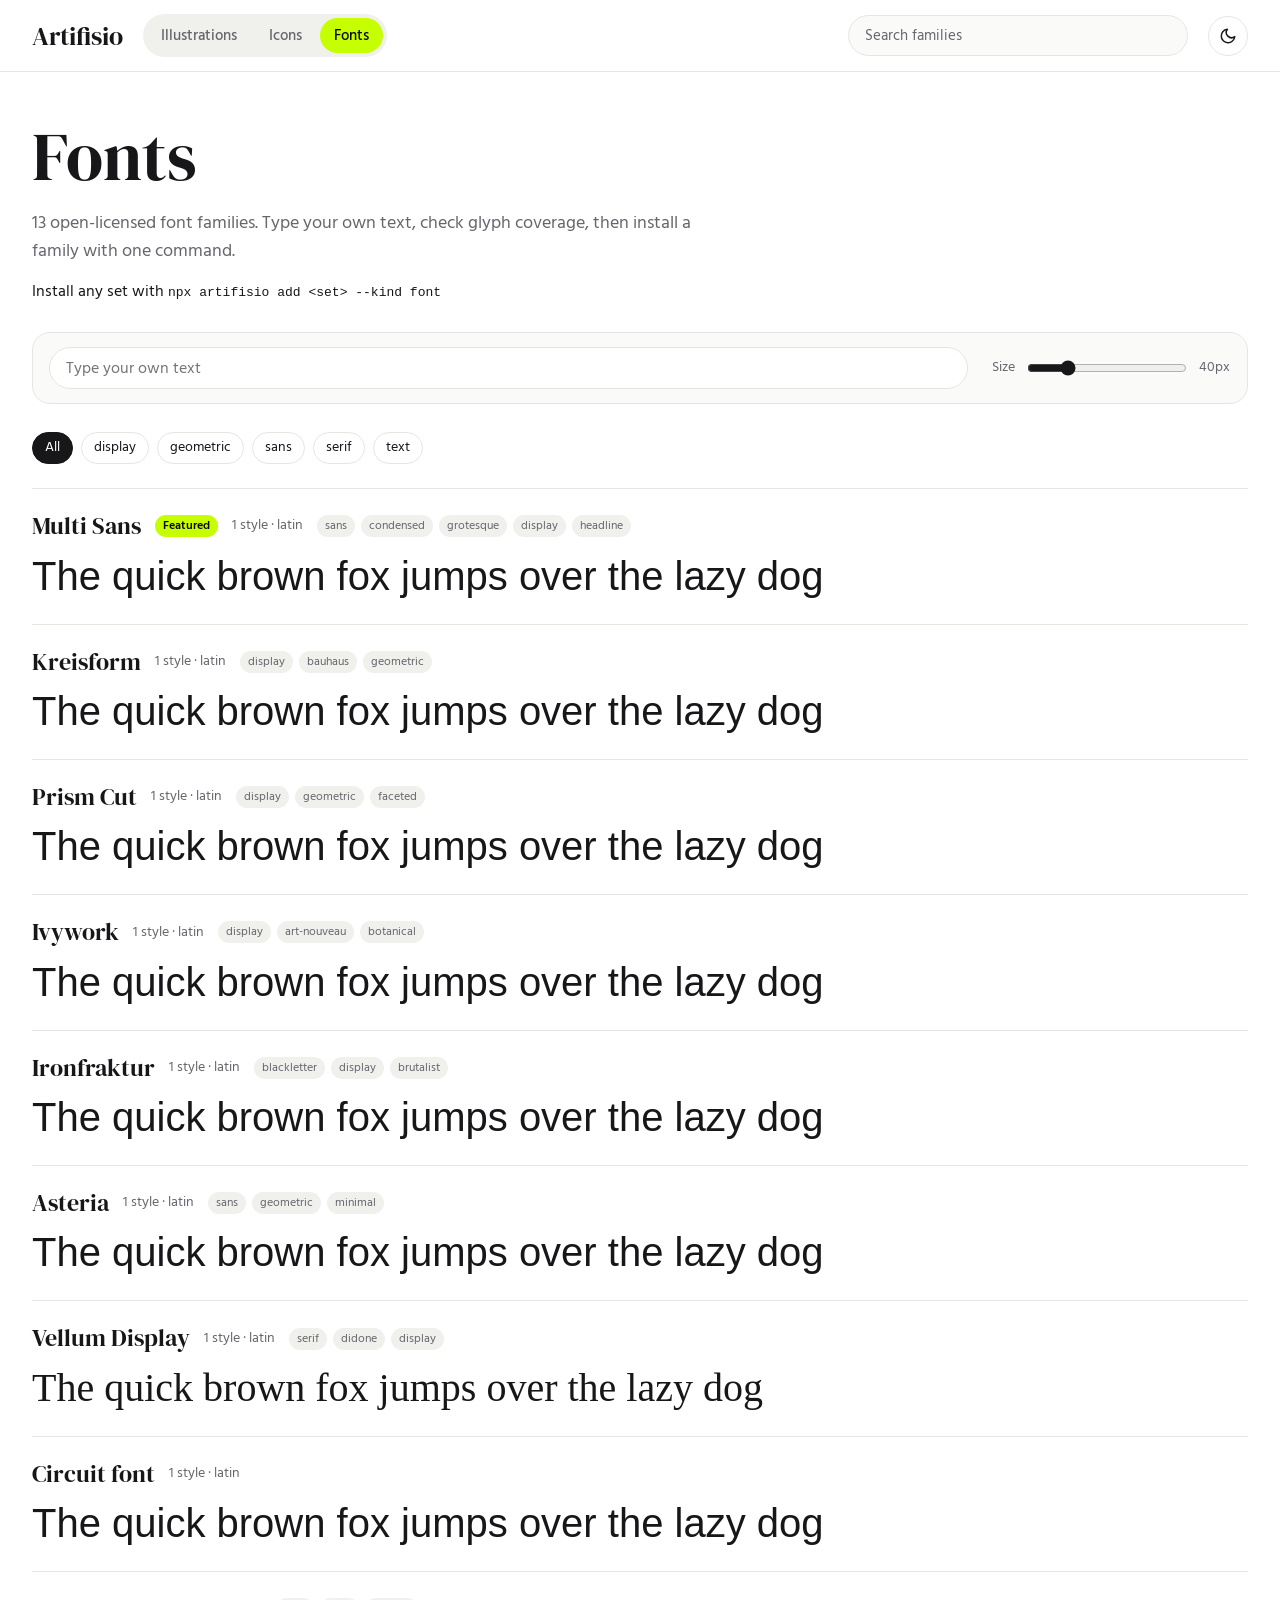
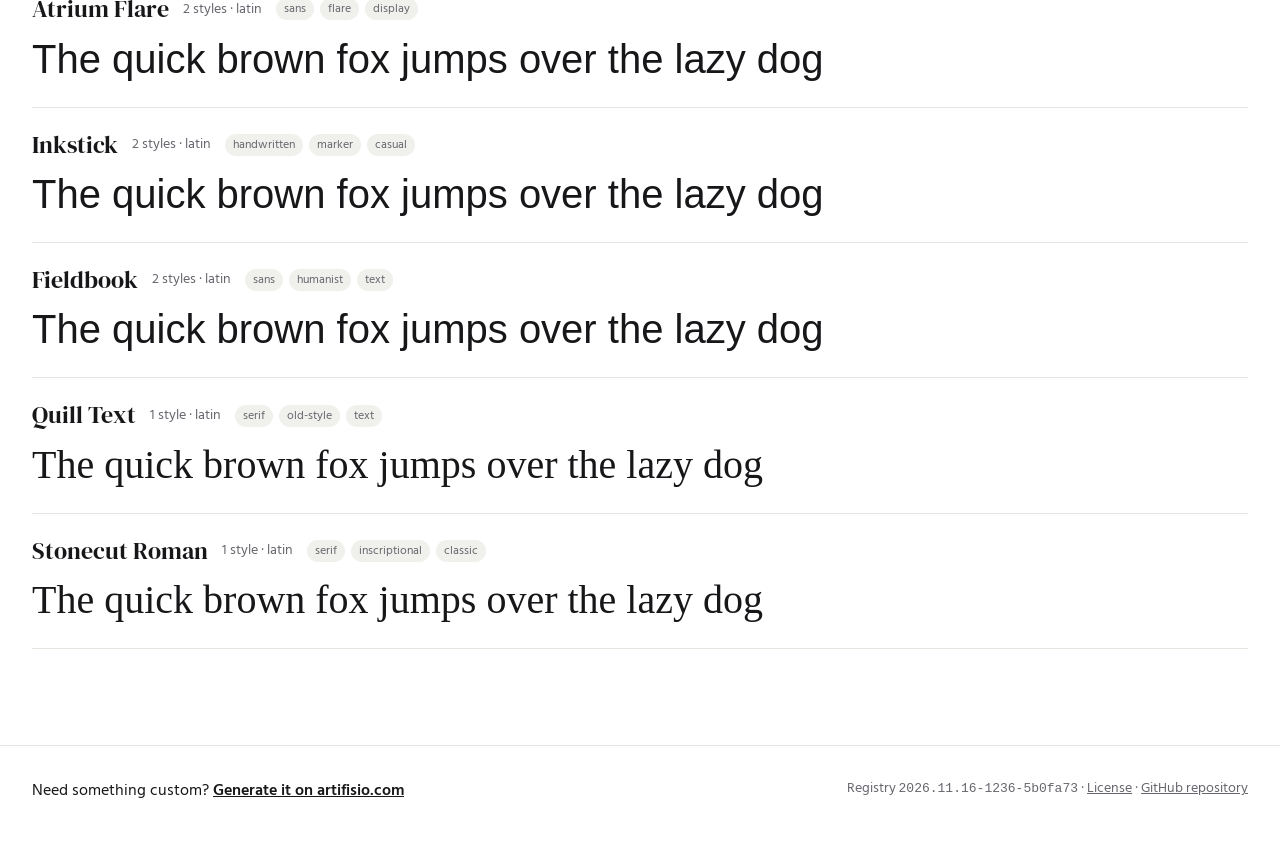
<file: docs/index.html>
<!DOCTYPE html>
<html lang="en" data-theme="light">
<head>
<meta charset="utf-8" />
<meta name="viewport" content="width=device-width, initial-scale=1" />
<title>Fonts · Artifisio open registry</title>
<meta name="description" content="13 open-licensed font families. Type your own text, check glyph coverage, then install a family with one command." />
<link rel="canonical" href="https://artifisio.github.io/fonts/" />
<meta property="og:type" content="website" />
<meta property="og:site_name" content="Artifisio" />
<meta property="og:title" content="Fonts · Artifisio open registry" />
<meta property="og:description" content="13 open-licensed font families. Type your own text, check glyph coverage, then install a family with one command." />
<meta property="og:url" content="https://artifisio.github.io/fonts/" />
<link rel="icon" type="image/png" href="https://artifisio.com/favicon-32x32.png" />
<script>document.documentElement.classList.add('js');try{const t=localStorage.getItem('artifisio-gallery-theme');if(t==='dark'||t==='light')document.documentElement.dataset.theme=t}catch{}</script>
<link rel="preconnect" href="https://fonts.googleapis.com" />
<link rel="preconnect" href="https://fonts.gstatic.com" crossorigin />
<link rel="stylesheet" href="https://fonts.googleapis.com/css2?family=DM+Serif+Display&family=Hind+Madurai:wght@400;500;600&display=swap" />
<link rel="preconnect" href="https://raw.githubusercontent.com" crossorigin />
<style>@font-face{font-family:'Multi Sans';font-style:normal;font-weight:400;font-display:swap;src:url('https://raw.githubusercontent.com/artifisio/fonts/main/sets/multi-sans/multi-sans-regular.woff2') format('woff2'),url('https://raw.githubusercontent.com/artifisio/fonts/main/sets/multi-sans/multi-sans-regular.otf') format('opentype')}
@font-face{font-family:'Kreisform';font-style:normal;font-weight:400;font-display:swap;src:url('https://raw.githubusercontent.com/artifisio/fonts/main/sets/kreisform/kreisform-regular.woff2') format('woff2'),url('https://raw.githubusercontent.com/artifisio/fonts/main/sets/kreisform/kreisform-regular.otf') format('opentype')}
@font-face{font-family:'Prism Cut';font-style:normal;font-weight:400;font-display:swap;src:url('https://raw.githubusercontent.com/artifisio/fonts/main/sets/prism-cut/prism-cut-regular.woff2') format('woff2'),url('https://raw.githubusercontent.com/artifisio/fonts/main/sets/prism-cut/prism-cut-regular.otf') format('opentype')}
@font-face{font-family:'Ivywork';font-style:normal;font-weight:400;font-display:swap;src:url('https://raw.githubusercontent.com/artifisio/fonts/main/sets/ivywork/ivywork-regular.woff2') format('woff2'),url('https://raw.githubusercontent.com/artifisio/fonts/main/sets/ivywork/ivywork-regular.otf') format('opentype')}
@font-face{font-family:'Ironfraktur';font-style:normal;font-weight:400;font-display:swap;src:url('https://raw.githubusercontent.com/artifisio/fonts/main/sets/ironfraktur/ironfraktur-regular.woff2') format('woff2'),url('https://raw.githubusercontent.com/artifisio/fonts/main/sets/ironfraktur/ironfraktur-regular.otf') format('opentype')}
@font-face{font-family:'Asteria';font-style:normal;font-weight:400;font-display:swap;src:url('https://raw.githubusercontent.com/artifisio/fonts/main/sets/asteria/asteria-regular.woff2') format('woff2'),url('https://raw.githubusercontent.com/artifisio/fonts/main/sets/asteria/asteria-regular.otf') format('opentype')}
@font-face{font-family:'Vellum Display';font-style:normal;font-weight:400;font-display:swap;src:url('https://raw.githubusercontent.com/artifisio/fonts/main/sets/vellum-display/vellum-display-regular.woff2') format('woff2'),url('https://raw.githubusercontent.com/artifisio/fonts/main/sets/vellum-display/vellum-display-regular.otf') format('opentype')}
@font-face{font-family:'Circuit font';font-style:normal;font-weight:400;font-display:swap;src:url('https://raw.githubusercontent.com/artifisio/fonts/main/sets/circuit-font/circuit-font-regular.woff2') format('woff2'),url('https://raw.githubusercontent.com/artifisio/fonts/main/sets/circuit-font/circuit-font-regular.otf') format('opentype')}
@font-face{font-family:'Atrium Flare';font-style:normal;font-weight:400;font-display:swap;src:url('https://raw.githubusercontent.com/artifisio/fonts/main/sets/atrium-flare/atrium-flare-regular.woff2') format('woff2'),url('https://raw.githubusercontent.com/artifisio/fonts/main/sets/atrium-flare/atrium-flare-regular.otf') format('opentype')}
@font-face{font-family:'Atrium Flare';font-style:normal;font-weight:700;font-display:swap;src:url('https://raw.githubusercontent.com/artifisio/fonts/main/sets/atrium-flare/atrium-flare-bold.woff2') format('woff2'),url('https://raw.githubusercontent.com/artifisio/fonts/main/sets/atrium-flare/atrium-flare-bold.otf') format('opentype')}
@font-face{font-family:'Inkstick';font-style:normal;font-weight:400;font-display:swap;src:url('https://raw.githubusercontent.com/artifisio/fonts/main/sets/inkstick/inkstick-regular.woff2') format('woff2'),url('https://raw.githubusercontent.com/artifisio/fonts/main/sets/inkstick/inkstick-regular.otf') format('opentype')}
@font-face{font-family:'Inkstick';font-style:normal;font-weight:700;font-display:swap;src:url('https://raw.githubusercontent.com/artifisio/fonts/main/sets/inkstick/inkstick-bold.woff2') format('woff2'),url('https://raw.githubusercontent.com/artifisio/fonts/main/sets/inkstick/inkstick-bold.otf') format('opentype')}
@font-face{font-family:'Fieldbook';font-style:normal;font-weight:400;font-display:swap;src:url('https://raw.githubusercontent.com/artifisio/fonts/main/sets/fieldbook/fieldbook-regular.woff2') format('woff2'),url('https://raw.githubusercontent.com/artifisio/fonts/main/sets/fieldbook/fieldbook-regular.otf') format('opentype')}
@font-face{font-family:'Fieldbook';font-style:normal;font-weight:700;font-display:swap;src:url('https://raw.githubusercontent.com/artifisio/fonts/main/sets/fieldbook/fieldbook-bold.woff2') format('woff2'),url('https://raw.githubusercontent.com/artifisio/fonts/main/sets/fieldbook/fieldbook-bold.otf') format('opentype')}
@font-face{font-family:'Quill Text';font-style:normal;font-weight:400;font-display:swap;src:url('https://raw.githubusercontent.com/artifisio/fonts/main/sets/quill-text/quill-text-regular.woff2') format('woff2'),url('https://raw.githubusercontent.com/artifisio/fonts/main/sets/quill-text/quill-text-regular.otf') format('opentype')}
@font-face{font-family:'Stonecut Roman';font-style:normal;font-weight:400;font-display:swap;src:url('https://raw.githubusercontent.com/artifisio/fonts/main/sets/stonecut-roman/stonecut-roman-regular.woff2') format('woff2'),url('https://raw.githubusercontent.com/artifisio/fonts/main/sets/stonecut-roman/stonecut-roman-regular.otf') format('opentype')}</style>
<style>
:root{--ring:rgb(0 0 0/.14);--bg:#fff;--surface:#fafaf8;--raised:#fff;--canvas:#f3f3ef;--border:#e6e6e1;--text:#17171a;--muted:#66666e;--chip:#f0f0ec;--accent:#c5ff00;--accent-ink:#0b0b0c;--focus:#4f6600;--shadow:0 20px 50px rgb(0 0 0/.12);color-scheme:light}
[data-theme=dark]{--ring:rgb(255 255 255/.28);--bg:#0e0e10;--surface:#151517;--raised:#1b1b1e;--canvas:#e9e9e4;--border:#2b2b30;--text:#f4f4f5;--muted:#a1a1aa;--chip:#202024;--focus:#c5ff00;--shadow:0 20px 50px rgb(0 0 0/.5);color-scheme:dark}
*,*::before,*::after{box-sizing:border-box}
body{margin:0;background:var(--bg);color:var(--text);font:16px/1.55 'Hind Madurai',system-ui,-apple-system,'Segoe UI',sans-serif;-webkit-font-smoothing:antialiased}
h1,h2,h3{font-family:'DM Serif Display',Georgia,serif;font-weight:400;line-height:1.1;margin:0}
p{margin:0}
a{color:inherit}
:focus-visible{outline:2px solid var(--focus);outline-offset:2px}
code{font:13px/1.5 ui-monospace,SFMono-Regular,Menlo,Consolas,monospace}
[hidden]{display:none!important}
html:not(.js) .g-js{display:none!important}
.g-sr{position:absolute;width:1px;height:1px;overflow:hidden;clip-path:inset(50%);white-space:nowrap}
.g-wrap{max-width:1280px;margin:0 auto;padding-inline:16px}
.g-header{border-bottom:1px solid var(--border)}
.g-bar{display:flex;flex-wrap:wrap;align-items:center;gap:12px 20px;padding-top:14px;padding-bottom:14px}
.g-brand{font-family:'DM Serif Display',Georgia,serif;font-size:26px;line-height:1;text-decoration:none}
.g-kinds{order:2;flex-basis:100%;display:flex;gap:4px;padding:4px;background:var(--chip);border-radius:999px;width:max-content;max-width:100%}
.g-kinds a{flex:1;text-align:center;padding:6px 14px;border-radius:999px;text-decoration:none;font-size:15px;font-weight:500;color:var(--muted)}
.g-kinds a:hover{color:var(--text)}
.g-kinds a[aria-current]{background:var(--accent);color:var(--accent-ink)}
.g-search{order:3;flex-basis:100%}
.g-search input{width:100%;font:inherit;font-size:15px;color:var(--text);background:var(--surface);border:1px solid var(--border);border-radius:999px;padding:8px 16px}
.g-search input::placeholder{color:var(--muted)}
.g-theme{order:1;margin-left:auto}
@media (min-width:900px){
  .g-wrap{padding-inline:32px}
  .g-kinds{order:0;flex-basis:auto}
  .g-search{order:0;flex:1;flex-basis:auto;display:flex;justify-content:flex-end}
  .g-search input{max-width:340px}
  .g-theme{order:0;margin-left:0}
}
.g-btn{display:inline-flex;align-items:center;justify-content:center;gap:6px;border:1px solid var(--border);background:var(--raised);color:var(--text);border-radius:999px;padding:6px 14px;font:inherit;font-size:14px;font-weight:500;line-height:1.4;cursor:pointer;text-decoration:none;white-space:nowrap}
.g-btn:hover:not(:disabled){border-color:var(--text)}
.g-btn:disabled{opacity:.45;cursor:default}
.g-btn-primary{background:var(--accent);color:var(--accent-ink);border-color:var(--accent)}
.g-icon-btn{width:40px;height:40px;padding:0;font-size:18px}
.g-icon-btn svg{width:18px;height:18px}
[data-theme=dark] .g-moon,:root:not([data-theme=dark]) .g-sun{display:none}
.g-hero{padding:48px 0 28px;display:grid;grid-template-columns:minmax(0,1fr);gap:14px}
.g-hero h1{font-size:clamp(40px,7vw,68px)}
.g-lead{font-size:18px;color:var(--muted);max-width:68ch}
.g-hero p code{white-space:nowrap}
.g-crumbs{display:flex;gap:8px;font-size:14px;color:var(--muted);padding-top:24px}
.g-crumbs a{text-decoration:none}
.g-crumbs a:hover{color:var(--text);text-decoration:underline}
.g-facts{display:flex;flex-wrap:wrap;gap:6px 18px;list-style:none;margin:0;padding:0;font-size:14px;color:var(--muted)}
.g-copyrow{display:flex;align-items:center;gap:8px;max-width:640px;background:var(--surface);border:1px solid var(--border);border-radius:14px;padding:6px 6px 6px 14px}
.g-copyrow code{flex:1;min-width:0;overflow-x:auto;white-space:nowrap;scrollbar-width:none}
html:not(.js) .g-copyrow{padding-right:14px}
.g-chips{display:flex;flex-wrap:wrap;gap:8px;margin:0 0 24px}
@media (max-width:899px){.g-chips{flex-wrap:nowrap;overflow-x:auto;scrollbar-width:none;margin-right:-16px;padding-right:16px}}
.g-chip{flex:none;border:1px solid var(--border);background:transparent;color:var(--text);border-radius:999px;padding:4px 12px;font:inherit;font-size:14px;cursor:pointer}
.g-chip[aria-pressed=true]{background:var(--text);color:var(--bg);border-color:var(--text)}
.g-list{list-style:none;margin:0;padding:0}
.g-empty{color:var(--muted);text-align:center;padding:64px 0}
.g-badge{display:inline-block;font-size:12px;font-weight:600;line-height:1;padding:5px 8px;border-radius:999px;background:var(--accent);color:var(--accent-ink)}
.g-tag{display:inline-block;font-size:12px;line-height:1;padding:5px 8px;border-radius:999px;background:var(--chip);color:var(--muted)}
.g-label{display:block;font-size:13px;font-weight:600;color:var(--muted);margin-bottom:6px}
.g-note{font-size:13px;color:var(--muted);margin-top:6px}
.g-actions{display:flex;flex-wrap:wrap;gap:8px}
.g-box{display:grid;gap:12px;margin:0 0 28px;padding:14px 16px;background:var(--surface);border:1px solid var(--border);border-radius:18px}
.g-box-head{display:flex;align-items:center;justify-content:space-between;gap:12px}
.g-box h2{font-family:inherit;font-size:14px;font-weight:600;line-height:1;color:var(--muted)}
.g-swatches{display:flex;flex-wrap:wrap;gap:8px}
.g-swatch{display:inline-flex;align-items:center;gap:8px;padding:3px 12px 3px 3px;font-size:14px;background:var(--raised);border:1px solid var(--border);border-radius:999px;cursor:pointer}
.g-swatch:focus-within{outline:2px solid var(--focus);outline-offset:2px}
.g-swatch.is-changed{border-color:var(--text)}
.g-swatch small{font-size:12px;color:var(--muted)}
.g-swatch.is-changed small{display:none}
.g-swatch input{width:28px;height:28px;padding:0;border:0;border-radius:50%;background:none;cursor:pointer}
.g-swatch input:focus-visible{outline:none}
.g-swatch input::-webkit-color-swatch-wrapper{padding:0}
.g-swatch input::-webkit-color-swatch{border:1px solid var(--ring);border-radius:50%}
.g-swatch input::-moz-color-swatch{border:1px solid var(--ring);border-radius:50%}
.g-svg,.g-svg svg{display:block;width:100%;height:100%}
.g-panel{display:none;position:fixed;z-index:20;top:0;right:0;bottom:0;width:min(480px,100%);flex-direction:column;overflow-y:auto;background:var(--bg);border-left:1px solid var(--border);box-shadow:var(--shadow)}
.g-panel.is-open,html:not(.js) .g-panel:target{display:flex}
.g-panel-head{position:sticky;top:0;z-index:1;display:flex;align-items:center;justify-content:space-between;gap:12px;padding:14px 16px 14px 20px;background:var(--bg);border-bottom:1px solid var(--border)}
.g-panel-head h2{font-size:26px;overflow-wrap:anywhere}
.g-panel-body{display:grid;grid-template-columns:minmax(0,1fr);gap:22px;padding:20px}
.g-panel:focus{outline:none}
.g-backdrop{display:none;position:fixed;z-index:10;inset:0;background:rgb(0 0 0/.4)}
.g-panel-open .g-backdrop,html:not(.js) .g-panel:target~.g-backdrop{display:block}
html.g-panel-open{overflow:hidden}
.g-footer{margin-top:96px;border-top:1px solid var(--border);padding:32px 0 40px;font-size:14px;color:var(--muted)}
.g-footer .g-wrap{display:flex;flex-wrap:wrap;justify-content:space-between;gap:12px 32px}
.g-cta{color:var(--text);font-size:16px}
.g-cta a{font-weight:600}

.fnt-controls{display:flex;flex-wrap:wrap;align-items:center;gap:12px 24px}
.fnt-text{flex:1 1 260px}
.fnt-text input{width:100%;font:inherit;color:var(--text);background:var(--raised);border:1px solid var(--border);border-radius:999px;padding:8px 16px}
.fnt-range{display:flex;align-items:center;gap:10px;font-size:14px;color:var(--muted)}
.fnt-range input{width:160px;accent-color:var(--text)}
.fnt-range output{min-width:4ch;font-variant-numeric:tabular-nums}
.g-overview-font{border-top:1px solid var(--border)}
.g-overview-font>li{border-bottom:1px solid var(--border)}
.fnt-row{display:grid;gap:12px;padding:24px 0}
.fnt-head{display:flex;flex-wrap:wrap;align-items:center;gap:6px 14px}
.fnt-head h2{font-size:24px}
.fnt-head h2 a{text-decoration:none}
.fnt-head h2 a:hover{text-decoration:underline}
.fnt-style-head h2 a{text-decoration-thickness:1px;text-underline-offset:4px}
.fnt-meta{font-size:14px;color:var(--muted)}
.fnt-tags{display:flex;flex-wrap:wrap;gap:6px}
.fnt-sample-link{display:block;text-decoration:none;min-width:0}
.fnt-sample{display:block;font-size:var(--fnt-size,40px);line-height:1.2;overflow-wrap:anywhere}
.fnt-styles{display:grid;gap:40px}
.fnt-style{display:grid;gap:10px;min-width:0}
.fnt-style-head{display:flex;flex-wrap:wrap;align-items:center;justify-content:space-between;gap:10px;padding-bottom:10px;border-bottom:1px solid var(--border)}
.fnt-style-head h2{font-size:26px}
.fnt-style-head h2 span{font-family:'Hind Madurai',system-ui,sans-serif;font-size:14px;color:var(--muted)}
.fnt-line{display:flex;align-items:baseline;gap:16px;min-width:0}
.fnt-px{flex:none;width:2ch;font-size:12px;color:var(--muted);font-variant-numeric:tabular-nums}
.fnt-line .fnt-sample{min-width:0;white-space:nowrap;overflow:hidden;text-overflow:ellipsis}
.fnt-section{display:grid;grid-template-columns:minmax(0,1fr);gap:14px;margin-top:56px}
.fnt-section>h2{font-size:32px}
.fnt-glyph-grid{display:grid;gap:6px;grid-template-columns:repeat(auto-fill,minmax(56px,1fr))}
.fnt-glyph-grid li{display:grid;place-items:center;aspect-ratio:1;font-size:28px;line-height:1;background:var(--surface);border:1px solid var(--border);border-radius:10px}
.fnt-glyph-grid li.is-missing{color:var(--muted);border-style:dashed;background:repeating-linear-gradient(135deg,transparent 0 6px,var(--chip) 6px 12px)}
.g-copyrow:has(.fnt-css){align-items:flex-start}
.g-copyrow .fnt-css{white-space:pre;padding:6px 0}
.fnt-preview{display:grid;gap:12px;padding:24px;background:var(--surface);border:1px solid var(--border);border-radius:16px;font-size:24px;line-height:1.3;overflow-wrap:anywhere}
.fnt-aa{font-size:120px;line-height:1}
</style>
</head>
<body>
<header class="g-header">
  <div class="g-wrap g-bar">
    <a class="g-brand" href="https://artifisio.com">Artifisio</a>
    <nav class="g-kinds" aria-label="Registries"><a href="https://artifisio.github.io/illustrations/">Illustrations</a><a href="https://artifisio.github.io/icons/">Icons</a><a href="https://artifisio.github.io/fonts/" aria-current="page">Fonts</a></nav>
    <div class="g-search g-js"><label class="g-sr" for="g-search">Search families</label><input id="g-search" type="search" placeholder="Search families" autocomplete="off" /></div>
    <button type="button" class="g-btn g-icon-btn g-theme g-js" aria-label="Dark mode" aria-pressed="false"><svg class="g-moon" viewBox="0 0 24 24" fill="none" stroke="currentColor" stroke-width="2" stroke-linecap="round" stroke-linejoin="round" aria-hidden="true"><path d="M21 12.8A9 9 0 1 1 11.2 3a7 7 0 0 0 9.8 9.8z"/></svg><svg class="g-sun" viewBox="0 0 24 24" fill="none" stroke="currentColor" stroke-width="2" stroke-linecap="round" aria-hidden="true"><circle cx="12" cy="12" r="4"/><path d="M12 2v2M12 20v2M4.9 4.9l1.4 1.4M17.7 17.7l1.4 1.4M2 12h2M20 12h2M4.9 19.1l1.4-1.4M17.7 6.3l1.4-1.4"/></svg></button>
  </div>
</header>
<main class="g-wrap">
<section class="g-hero">
  <h1>Fonts</h1>
  <p class="g-lead">13 open-licensed font families. Type your own text, check glyph coverage, then install a family with one command.</p>
  <p>Install any set with <code>npx artifisio add &lt;set&gt; --kind font</code></p>
</section>
<section class="g-box fnt-controls g-js" aria-label="Preview">
  <label class="fnt-text"><span class="g-sr">Preview text</span><input id="fnt-text" type="text" placeholder="Type your own text" autocomplete="off" /></label>
  <label class="fnt-range"><span>Size</span><input id="fnt-size" type="range" min="16" max="120" value="40" /><output class="fnt-size-out" for="fnt-size">40px</output></label>
</section>
<div class="g-chips g-js" role="group" aria-label="Filter sets"><button type="button" class="g-chip" data-tag="" aria-pressed="true">All</button><button type="button" class="g-chip" data-tag="display" aria-pressed="false">display</button><button type="button" class="g-chip" data-tag="geometric" aria-pressed="false">geometric</button><button type="button" class="g-chip" data-tag="sans" aria-pressed="false">sans</button><button type="button" class="g-chip" data-tag="serif" aria-pressed="false">serif</button><button type="button" class="g-chip" data-tag="text" aria-pressed="false">text</button></div>
<ul class="g-list g-overview-font">
<li data-search="multi sans multi-sans a condensed grotesque sans with tall, even letterforms. basic latin letters and figures (a–z, a–z, 0–9); punctuation is not covered yet. sans condensed grotesque display headline multi sans latin regular" data-tags="sans condensed grotesque display headline latin"><div class="fnt-row">
  <div class="fnt-head"><h2><a href="multi-sans/">Multi Sans</a></h2><span class="g-badge">Featured</span><span class="fnt-meta">1 style · latin</span><span class="fnt-tags"><span class="g-tag">sans</span><span class="g-tag">condensed</span><span class="g-tag">grotesque</span><span class="g-tag">display</span><span class="g-tag">headline</span></span></div>
  <a class="fnt-sample-link" href="multi-sans/" tabindex="-1" aria-hidden="true"><span class="fnt-sample" style="font-family:'Multi Sans',sans-serif;font-weight:400;font-style:normal">The quick brown fox jumps over the lazy dog</span></a>
</div></li>
<li data-search="kreisform kreisform a bauhaus modular display face — every letter built from circles, half and quarter circles, and thick rectangles of one stroke. display bauhaus geometric kreisform latin regular" data-tags="display bauhaus geometric latin"><div class="fnt-row">
  <div class="fnt-head"><h2><a href="kreisform/">Kreisform</a></h2><span class="fnt-meta">1 style · latin</span><span class="fnt-tags"><span class="g-tag">display</span><span class="g-tag">bauhaus</span><span class="g-tag">geometric</span></span></div>
  <a class="fnt-sample-link" href="kreisform/" tabindex="-1" aria-hidden="true"><span class="fnt-sample" style="font-family:'Kreisform',sans-serif;font-weight:400;font-style:normal">The quick brown fox jumps over the lazy dog</span></a>
</div></li>
<li data-search="prism cut prism-cut a faceted low-poly display face — no curves, polygonal bowls, shard terminals, heavy solid silhouettes. display geometric faceted prism cut latin regular" data-tags="display geometric faceted latin"><div class="fnt-row">
  <div class="fnt-head"><h2><a href="prism-cut/">Prism Cut</a></h2><span class="fnt-meta">1 style · latin</span><span class="fnt-tags"><span class="g-tag">display</span><span class="g-tag">geometric</span><span class="g-tag">faceted</span></span></div>
  <a class="fnt-sample-link" href="prism-cut/" tabindex="-1" aria-hidden="true"><span class="fnt-sample" style="font-family:'Prism Cut',sans-serif;font-weight:400;font-style:normal">The quick brown fox jumps over the lazy dog</span></a>
</div></li>
<li data-search="ivywork ivywork a botanical art nouveau display serif — vine-like stems, terminals curling into tendrils and single leaves. display art-nouveau botanical ivywork latin regular" data-tags="display art-nouveau botanical latin"><div class="fnt-row">
  <div class="fnt-head"><h2><a href="ivywork/">Ivywork</a></h2><span class="fnt-meta">1 style · latin</span><span class="fnt-tags"><span class="g-tag">display</span><span class="g-tag">art-nouveau</span><span class="g-tag">botanical</span></span></div>
  <a class="fnt-sample-link" href="ivywork/" tabindex="-1" aria-hidden="true"><span class="fnt-sample" style="font-family:'Ivywork',sans-serif;font-weight:400;font-style:normal">The quick brown fox jumps over the lazy dog</span></a>
</div></li>
<li data-search="ironfraktur ironfraktur a brutalist blackletter cut from steel plate — a fraktur skeleton rebuilt in heavy slabs and sharp 45° cuts. blackletter display brutalist ironfraktur latin regular" data-tags="blackletter display brutalist latin"><div class="fnt-row">
  <div class="fnt-head"><h2><a href="ironfraktur/">Ironfraktur</a></h2><span class="fnt-meta">1 style · latin</span><span class="fnt-tags"><span class="g-tag">blackletter</span><span class="g-tag">display</span><span class="g-tag">brutalist</span></span></div>
  <a class="fnt-sample-link" href="ironfraktur/" tabindex="-1" aria-hidden="true"><span class="fnt-sample" style="font-family:'Ironfraktur',sans-serif;font-weight:400;font-style:normal">The quick brown fox jumps over the lazy dog</span></a>
</div></li>
<li data-search="asteria asteria a geometric sans built from circles and straight lines — single-storey a and g, pointed apexes, even monoline strokes. sans geometric minimal asteria latin regular" data-tags="sans geometric minimal latin"><div class="fnt-row">
  <div class="fnt-head"><h2><a href="asteria/">Asteria</a></h2><span class="fnt-meta">1 style · latin</span><span class="fnt-tags"><span class="g-tag">sans</span><span class="g-tag">geometric</span><span class="g-tag">minimal</span></span></div>
  <a class="fnt-sample-link" href="asteria/" tabindex="-1" aria-hidden="true"><span class="fnt-sample" style="font-family:'Asteria',sans-serif;font-weight:400;font-style:normal">The quick brown fox jumps over the lazy dog</span></a>
</div></li>
<li data-search="vellum display vellum-display a high-contrast didone display serif for editorial headlines — razor hairlines, flat unbracketed serifs, ball terminals. serif didone display vellum display latin regular" data-tags="serif didone display latin"><div class="fnt-row">
  <div class="fnt-head"><h2><a href="vellum-display/">Vellum Display</a></h2><span class="fnt-meta">1 style · latin</span><span class="fnt-tags"><span class="g-tag">serif</span><span class="g-tag">didone</span><span class="g-tag">display</span></span></div>
  <a class="fnt-sample-link" href="vellum-display/" tabindex="-1" aria-hidden="true"><span class="fnt-sample" style="font-family:'Vellum Display',serif;font-weight:400;font-style:normal">The quick brown fox jumps over the lazy dog</span></a>
</div></li>
<li data-search="circuit font circuit-font a full alphabet set vector font in a glowing cyberpunk style. letters formed by glowing blue and magenta neon tubes integrated with micro-circuit board lines and metallic connectors. dark background, crisp high-contrast glowing edges, futuristic sci-fi typography, high resolution circuit font latin regular" data-tags="latin"><div class="fnt-row">
  <div class="fnt-head"><h2><a href="circuit-font/">Circuit font</a></h2><span class="fnt-meta">1 style · latin</span></div>
  <a class="fnt-sample-link" href="circuit-font/" tabindex="-1" aria-hidden="true"><span class="fnt-sample" style="font-family:'Circuit font',sans-serif;font-weight:400;font-style:normal">The quick brown fox jumps over the lazy dog</span></a>
</div></li>
<li data-search="atrium flare atrium-flare a flared incised sans — stems swell into subtle concave flares instead of serifs, classical proportions. sans flare display atrium flare latin regular bold" data-tags="sans flare display latin"><div class="fnt-row">
  <div class="fnt-head"><h2><a href="atrium-flare/">Atrium Flare</a></h2><span class="fnt-meta">2 styles · latin</span><span class="fnt-tags"><span class="g-tag">sans</span><span class="g-tag">flare</span><span class="g-tag">display</span></span></div>
  <a class="fnt-sample-link" href="atrium-flare/" tabindex="-1" aria-hidden="true"><span class="fnt-sample" style="font-family:'Atrium Flare',sans-serif;font-weight:400;font-style:normal">The quick brown fox jumps over the lazy dog</span></a>
</div></li>
<li data-search="inkstick inkstick an upright chisel-marker casual — broad downstrokes, rounded ends, steady baseline under a written hand. handwritten marker casual inkstick latin regular bold" data-tags="handwritten marker casual latin"><div class="fnt-row">
  <div class="fnt-head"><h2><a href="inkstick/">Inkstick</a></h2><span class="fnt-meta">2 styles · latin</span><span class="fnt-tags"><span class="g-tag">handwritten</span><span class="g-tag">marker</span><span class="g-tag">casual</span></span></div>
  <a class="fnt-sample-link" href="inkstick/" tabindex="-1" aria-hidden="true"><span class="fnt-sample" style="font-family:'Inkstick',sans-serif;font-weight:400;font-style:normal">The quick brown fox jumps over the lazy dog</span></a>
</div></li>
<li data-search="fieldbook fieldbook a humanist sans for wayfinding and long interface text — broad-nib skeletons, open apertures, calm even colour. sans humanist text fieldbook latin regular bold" data-tags="sans humanist text latin"><div class="fnt-row">
  <div class="fnt-head"><h2><a href="fieldbook/">Fieldbook</a></h2><span class="fnt-meta">2 styles · latin</span><span class="fnt-tags"><span class="g-tag">sans</span><span class="g-tag">humanist</span><span class="g-tag">text</span></span></div>
  <a class="fnt-sample-link" href="fieldbook/" tabindex="-1" aria-hidden="true"><span class="fnt-sample" style="font-family:'Fieldbook',sans-serif;font-weight:400;font-style:normal">The quick brown fox jumps over the lazy dog</span></a>
</div></li>
<li data-search="quill text quill-text a humanist old-style text serif for book pages — diagonal stress, bracketed serifs, calligraphic entries. serif old-style text quill text latin regular" data-tags="serif old-style text latin"><div class="fnt-row">
  <div class="fnt-head"><h2><a href="quill-text/">Quill Text</a></h2><span class="fnt-meta">1 style · latin</span><span class="fnt-tags"><span class="g-tag">serif</span><span class="g-tag">old-style</span><span class="g-tag">text</span></span></div>
  <a class="fnt-sample-link" href="quill-text/" tabindex="-1" aria-hidden="true"><span class="fnt-sample" style="font-family:'Quill Text',serif;font-weight:400;font-style:normal">The quick brown fox jumps over the lazy dog</span></a>
</div></li>
<li data-search="stonecut roman stonecut-roman inscriptional roman capitals chiselled rather than written — knife-point wedge serifs on classical proportions. serif inscriptional classic stonecut roman latin regular" data-tags="serif inscriptional classic latin"><div class="fnt-row">
  <div class="fnt-head"><h2><a href="stonecut-roman/">Stonecut Roman</a></h2><span class="fnt-meta">1 style · latin</span><span class="fnt-tags"><span class="g-tag">serif</span><span class="g-tag">inscriptional</span><span class="g-tag">classic</span></span></div>
  <a class="fnt-sample-link" href="stonecut-roman/" tabindex="-1" aria-hidden="true"><span class="fnt-sample" style="font-family:'Stonecut Roman',serif;font-weight:400;font-style:normal">The quick brown fox jumps over the lazy dog</span></a>
</div></li>
</ul>
<p class="g-empty" hidden>No sets match your search.</p>
</main>
<div class="g-panels">

<a class="g-backdrop g-close" href="#" tabindex="-1" aria-hidden="true"></a>
</div>
<footer class="g-footer">
  <div class="g-wrap">
    <p class="g-cta">Need something custom? <a href="https://artifisio.com">Generate it on artifisio.com</a></p>
    <p>Registry <code>2026.11.16-1236-5b0fa73</code> · <a href="https://github.com/artifisio/fonts/blob/main/LICENSE">License</a> · <a href="https://github.com/artifisio/fonts">GitHub repository</a></p>
  </div>
</footer>
<script>
(() => {
  const root = document.documentElement
  const all = (sel) => [...document.querySelectorAll(sel)]
  const matches = (text,q)=>q.split(/\s+/).every(t=>text.includes(t))

  const theme = document.querySelector('.g-theme')
  const syncTheme = () => theme.setAttribute('aria-pressed', String(root.dataset.theme === 'dark'))
  theme.addEventListener('click', () => {
    root.dataset.theme = root.dataset.theme === 'dark' ? 'light' : 'dark'
    try { localStorage.setItem('artifisio-gallery-theme', root.dataset.theme) } catch {}
    syncTheme()
  })
  syncTheme()

  const search = document.getElementById('g-search')
  const empty = document.querySelector('.g-empty')
  let tag = ''
  function filter() {
    const q = search.value.trim().toLowerCase()
    let shown = 0
    for (const el of all('[data-search]')) {
      const ok = matches(el.dataset.search, q) && (!tag || (el.dataset.tags || '').split(' ').includes(tag))
      el.hidden = !ok
      if (ok) shown++
    }
    if (empty) empty.hidden = shown > 0
    document.dispatchEvent(new CustomEvent('gallery:filter', { detail: { q, tag } }))
  }
  search.addEventListener('input', filter)
  const initial = new URLSearchParams(location.search).get('q')
  if (initial) {
    search.value = initial
    filter()
  }
  for (const chip of all('.g-chips .g-chip')) {
    chip.addEventListener('click', () => {
      tag = chip.dataset.tag
      for (const c of all('.g-chips .g-chip')) c.setAttribute('aria-pressed', String(c === chip))
      filter()
    })
  }

  async function copy(text, button) {
    try { await navigator.clipboard.writeText(text) } catch { return }
    button.dataset.label ??= button.textContent
    button.textContent = 'Copied'
    clearTimeout(button.copyTimer)
    button.copyTimer = setTimeout(() => { button.textContent = button.dataset.label }, 1400)
  }
  document.addEventListener('click', (e) => {
    const button = e.target.closest('.g-copy')
    if (button) copy(button.dataset.copy ?? button.closest('.g-copyrow').querySelector('code').textContent, button)
  })

  window.gallery = { copy, matches }

  let open = null
  let opener = null
  let pushed = false
  function show(id) {
    const panel = id ? document.getElementById(id) : null
    const next = panel && panel.classList.contains('g-panel') ? panel : null
    const prev = open
    if (open && open !== next) open.classList.remove('is-open')
    open = next
    root.classList.toggle('g-panel-open', !!next)
    if (!next) {
      if (prev && opener) opener.focus()
      return
    }
    next.classList.add('is-open')
    next.querySelector('.g-close').focus()
    document.dispatchEvent(new CustomEvent('gallery:panel', { detail: next }))
  }
  function close() {
    if (!open) return
    // Undo our own push so open + close leaves history as it was.
    if (pushed) return history.back()
    history.replaceState(null, '', location.pathname + location.search)
    show(null)
  }
  const fromHash = () => {
    pushed = false
    show(decodeURIComponent(location.hash.slice(1)))
  }
  document.addEventListener('click', (e) => {
    const link = e.target.closest('a[href^="#"]')
    if (!link) return
    if (link.classList.contains('g-close')) {
      e.preventDefault()
      close()
      return
    }
    const id = decodeURIComponent(link.getAttribute('href').slice(1))
    if (!document.getElementById(id)?.classList.contains('g-panel')) return
    e.preventDefault()
    opener = link
    if (open) history.replaceState(null, '', '#' + id)
    else {
      history.pushState(null, '', '#' + id)
      pushed = true
    }
    show(id)
  })
  document.addEventListener('keydown', (e) => { if (e.key === 'Escape') close() })
  addEventListener('popstate', fromHash)
  addEventListener('hashchange', fromHash)
  fromHash()
})()
</script>
<script>
(() => {
  const samples = [...document.querySelectorAll('.fnt-sample')]
  const defaults = samples.map((s) => s.textContent)
  const text = document.getElementById('fnt-text')
  const size = document.getElementById('fnt-size')
  const output = document.querySelector('.fnt-size-out')
  const setText = () => samples.forEach((s, i) => { s.textContent = text.value || defaults[i] })
  const setSize = () => {
    document.querySelector('main').style.setProperty('--fnt-size', size.value + 'px')
    output.textContent = size.value + 'px'
  }
  text.addEventListener('input', setText)
  size?.addEventListener('input', setSize)
  // Back navigation restores the inputs, not the samples.
  if (text.value) setText()
  if (size) setSize()
})()
</script>
</body>
</html>
</file>
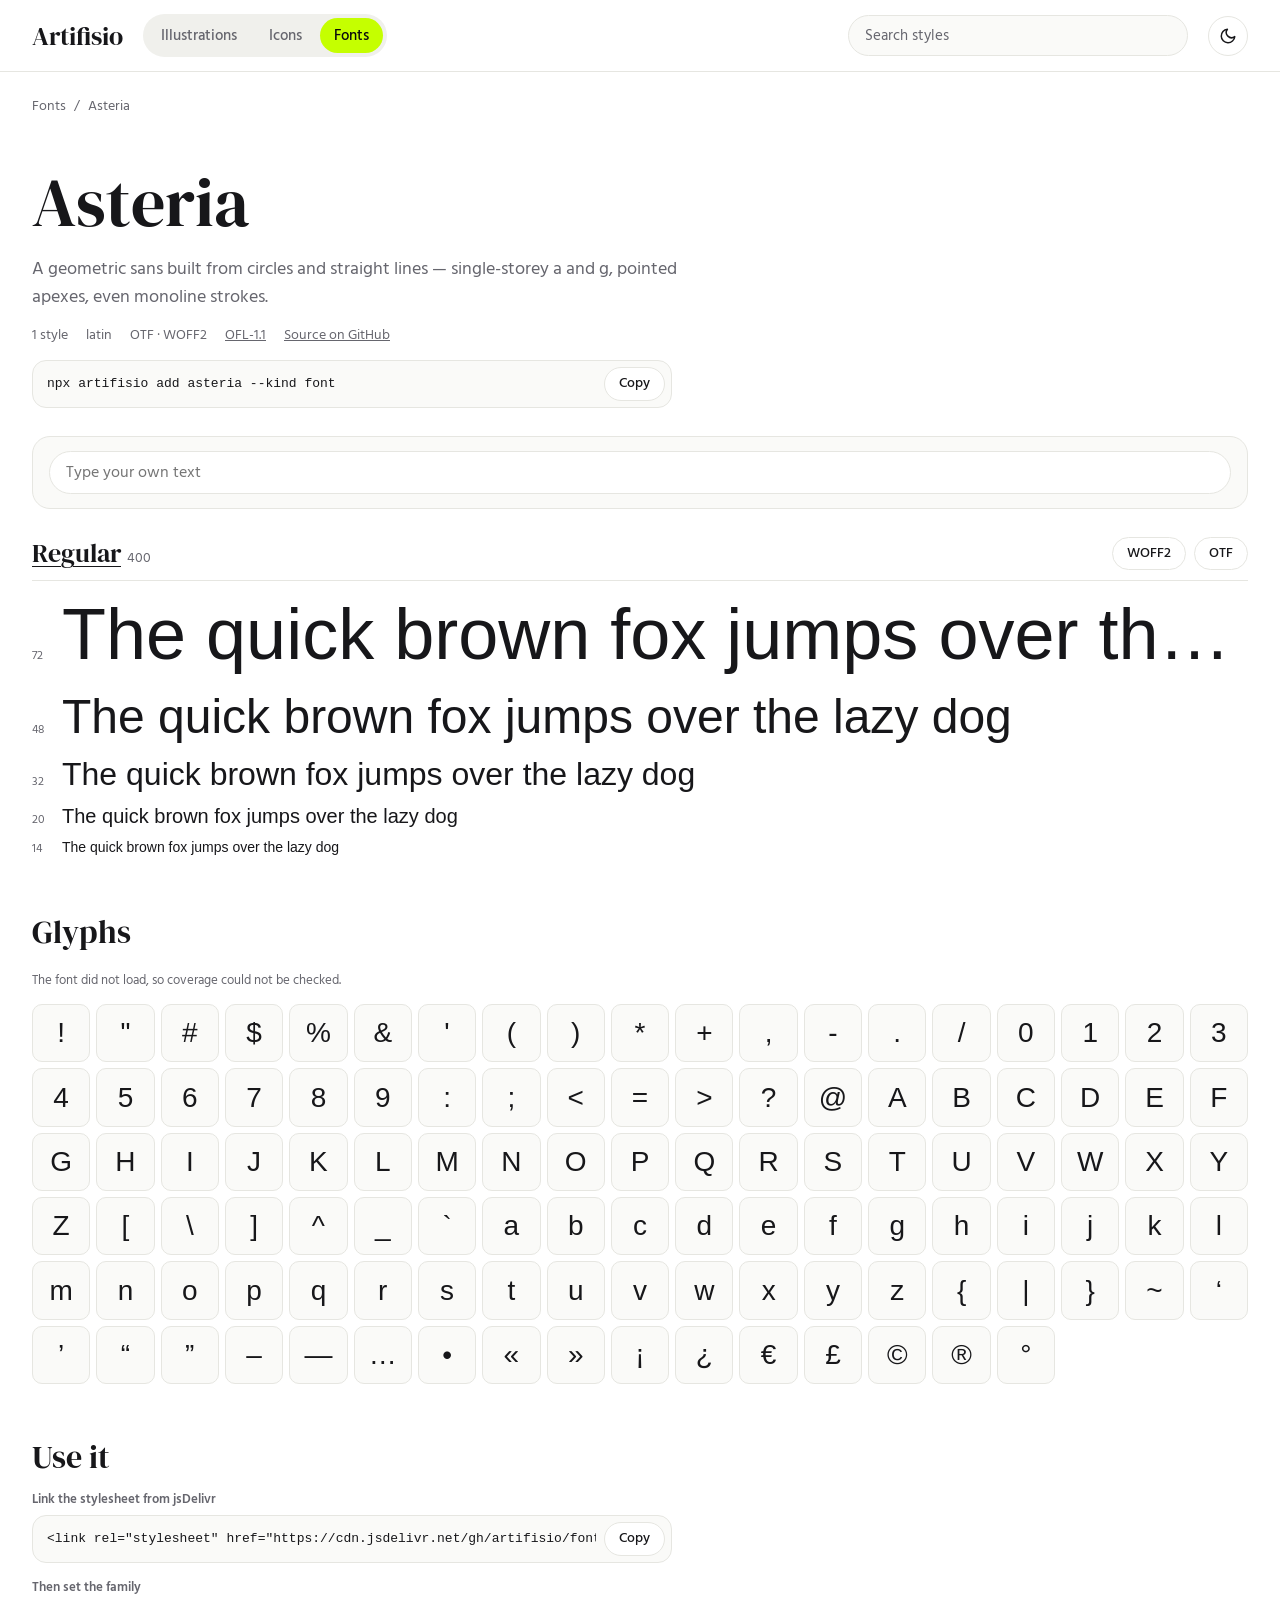
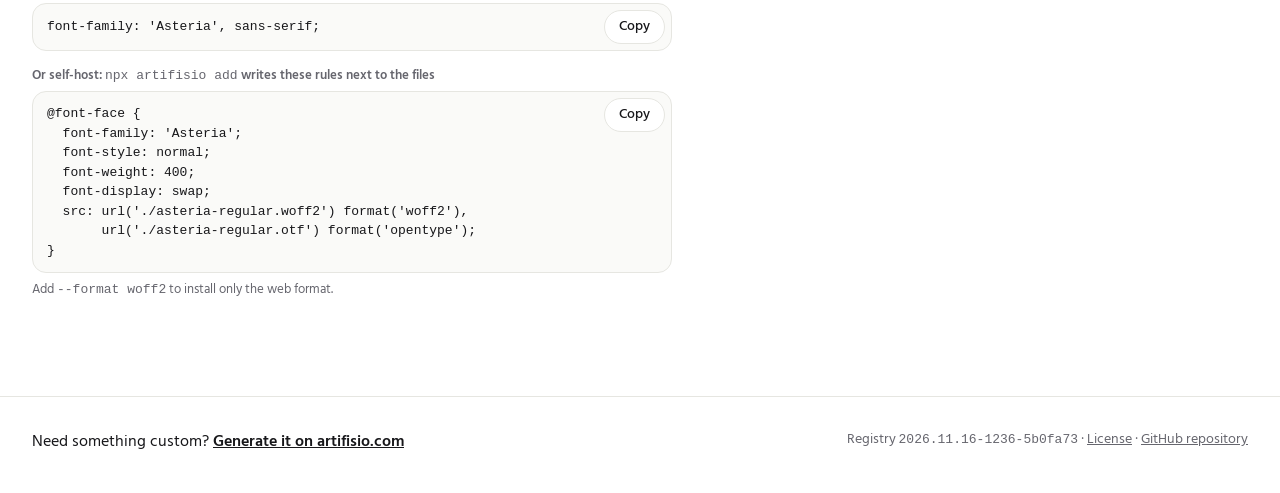
<file: docs/asteria/index.html>
<!DOCTYPE html>
<html lang="en" data-theme="light">
<head>
<meta charset="utf-8" />
<meta name="viewport" content="width=device-width, initial-scale=1" />
<title>Asteria · Fonts · Artifisio</title>
<meta name="description" content="A geometric sans built from circles and straight lines — single-storey a and g, pointed apexes, even monoline strokes." />
<link rel="canonical" href="https://artifisio.github.io/fonts/asteria/" />
<meta property="og:type" content="website" />
<meta property="og:site_name" content="Artifisio" />
<meta property="og:title" content="Asteria · Fonts · Artifisio" />
<meta property="og:description" content="A geometric sans built from circles and straight lines — single-storey a and g, pointed apexes, even monoline strokes." />
<meta property="og:url" content="https://artifisio.github.io/fonts/asteria/" />
<link rel="icon" type="image/png" href="https://artifisio.com/favicon-32x32.png" />
<script>document.documentElement.classList.add('js');try{const t=localStorage.getItem('artifisio-gallery-theme');if(t==='dark'||t==='light')document.documentElement.dataset.theme=t}catch{}</script>
<link rel="preconnect" href="https://fonts.googleapis.com" />
<link rel="preconnect" href="https://fonts.gstatic.com" crossorigin />
<link rel="stylesheet" href="https://fonts.googleapis.com/css2?family=DM+Serif+Display&family=Hind+Madurai:wght@400;500;600&display=swap" />
<link rel="preconnect" href="https://raw.githubusercontent.com" crossorigin />
<style>@font-face{font-family:'Asteria';font-style:normal;font-weight:400;font-display:swap;src:url('https://raw.githubusercontent.com/artifisio/fonts/main/sets/asteria/asteria-regular.woff2') format('woff2'),url('https://raw.githubusercontent.com/artifisio/fonts/main/sets/asteria/asteria-regular.otf') format('opentype')}</style>
<style>
:root{--ring:rgb(0 0 0/.14);--bg:#fff;--surface:#fafaf8;--raised:#fff;--canvas:#f3f3ef;--border:#e6e6e1;--text:#17171a;--muted:#66666e;--chip:#f0f0ec;--accent:#c5ff00;--accent-ink:#0b0b0c;--focus:#4f6600;--shadow:0 20px 50px rgb(0 0 0/.12);color-scheme:light}
[data-theme=dark]{--ring:rgb(255 255 255/.28);--bg:#0e0e10;--surface:#151517;--raised:#1b1b1e;--canvas:#e9e9e4;--border:#2b2b30;--text:#f4f4f5;--muted:#a1a1aa;--chip:#202024;--focus:#c5ff00;--shadow:0 20px 50px rgb(0 0 0/.5);color-scheme:dark}
*,*::before,*::after{box-sizing:border-box}
body{margin:0;background:var(--bg);color:var(--text);font:16px/1.55 'Hind Madurai',system-ui,-apple-system,'Segoe UI',sans-serif;-webkit-font-smoothing:antialiased}
h1,h2,h3{font-family:'DM Serif Display',Georgia,serif;font-weight:400;line-height:1.1;margin:0}
p{margin:0}
a{color:inherit}
:focus-visible{outline:2px solid var(--focus);outline-offset:2px}
code{font:13px/1.5 ui-monospace,SFMono-Regular,Menlo,Consolas,monospace}
[hidden]{display:none!important}
html:not(.js) .g-js{display:none!important}
.g-sr{position:absolute;width:1px;height:1px;overflow:hidden;clip-path:inset(50%);white-space:nowrap}
.g-wrap{max-width:1280px;margin:0 auto;padding-inline:16px}
.g-header{border-bottom:1px solid var(--border)}
.g-bar{display:flex;flex-wrap:wrap;align-items:center;gap:12px 20px;padding-top:14px;padding-bottom:14px}
.g-brand{font-family:'DM Serif Display',Georgia,serif;font-size:26px;line-height:1;text-decoration:none}
.g-kinds{order:2;flex-basis:100%;display:flex;gap:4px;padding:4px;background:var(--chip);border-radius:999px;width:max-content;max-width:100%}
.g-kinds a{flex:1;text-align:center;padding:6px 14px;border-radius:999px;text-decoration:none;font-size:15px;font-weight:500;color:var(--muted)}
.g-kinds a:hover{color:var(--text)}
.g-kinds a[aria-current]{background:var(--accent);color:var(--accent-ink)}
.g-search{order:3;flex-basis:100%}
.g-search input{width:100%;font:inherit;font-size:15px;color:var(--text);background:var(--surface);border:1px solid var(--border);border-radius:999px;padding:8px 16px}
.g-search input::placeholder{color:var(--muted)}
.g-theme{order:1;margin-left:auto}
@media (min-width:900px){
  .g-wrap{padding-inline:32px}
  .g-kinds{order:0;flex-basis:auto}
  .g-search{order:0;flex:1;flex-basis:auto;display:flex;justify-content:flex-end}
  .g-search input{max-width:340px}
  .g-theme{order:0;margin-left:0}
}
.g-btn{display:inline-flex;align-items:center;justify-content:center;gap:6px;border:1px solid var(--border);background:var(--raised);color:var(--text);border-radius:999px;padding:6px 14px;font:inherit;font-size:14px;font-weight:500;line-height:1.4;cursor:pointer;text-decoration:none;white-space:nowrap}
.g-btn:hover:not(:disabled){border-color:var(--text)}
.g-btn:disabled{opacity:.45;cursor:default}
.g-btn-primary{background:var(--accent);color:var(--accent-ink);border-color:var(--accent)}
.g-icon-btn{width:40px;height:40px;padding:0;font-size:18px}
.g-icon-btn svg{width:18px;height:18px}
[data-theme=dark] .g-moon,:root:not([data-theme=dark]) .g-sun{display:none}
.g-hero{padding:48px 0 28px;display:grid;grid-template-columns:minmax(0,1fr);gap:14px}
.g-hero h1{font-size:clamp(40px,7vw,68px)}
.g-lead{font-size:18px;color:var(--muted);max-width:68ch}
.g-hero p code{white-space:nowrap}
.g-crumbs{display:flex;gap:8px;font-size:14px;color:var(--muted);padding-top:24px}
.g-crumbs a{text-decoration:none}
.g-crumbs a:hover{color:var(--text);text-decoration:underline}
.g-facts{display:flex;flex-wrap:wrap;gap:6px 18px;list-style:none;margin:0;padding:0;font-size:14px;color:var(--muted)}
.g-copyrow{display:flex;align-items:center;gap:8px;max-width:640px;background:var(--surface);border:1px solid var(--border);border-radius:14px;padding:6px 6px 6px 14px}
.g-copyrow code{flex:1;min-width:0;overflow-x:auto;white-space:nowrap;scrollbar-width:none}
html:not(.js) .g-copyrow{padding-right:14px}
.g-chips{display:flex;flex-wrap:wrap;gap:8px;margin:0 0 24px}
@media (max-width:899px){.g-chips{flex-wrap:nowrap;overflow-x:auto;scrollbar-width:none;margin-right:-16px;padding-right:16px}}
.g-chip{flex:none;border:1px solid var(--border);background:transparent;color:var(--text);border-radius:999px;padding:4px 12px;font:inherit;font-size:14px;cursor:pointer}
.g-chip[aria-pressed=true]{background:var(--text);color:var(--bg);border-color:var(--text)}
.g-list{list-style:none;margin:0;padding:0}
.g-empty{color:var(--muted);text-align:center;padding:64px 0}
.g-badge{display:inline-block;font-size:12px;font-weight:600;line-height:1;padding:5px 8px;border-radius:999px;background:var(--accent);color:var(--accent-ink)}
.g-tag{display:inline-block;font-size:12px;line-height:1;padding:5px 8px;border-radius:999px;background:var(--chip);color:var(--muted)}
.g-label{display:block;font-size:13px;font-weight:600;color:var(--muted);margin-bottom:6px}
.g-note{font-size:13px;color:var(--muted);margin-top:6px}
.g-actions{display:flex;flex-wrap:wrap;gap:8px}
.g-box{display:grid;gap:12px;margin:0 0 28px;padding:14px 16px;background:var(--surface);border:1px solid var(--border);border-radius:18px}
.g-box-head{display:flex;align-items:center;justify-content:space-between;gap:12px}
.g-box h2{font-family:inherit;font-size:14px;font-weight:600;line-height:1;color:var(--muted)}
.g-swatches{display:flex;flex-wrap:wrap;gap:8px}
.g-swatch{display:inline-flex;align-items:center;gap:8px;padding:3px 12px 3px 3px;font-size:14px;background:var(--raised);border:1px solid var(--border);border-radius:999px;cursor:pointer}
.g-swatch:focus-within{outline:2px solid var(--focus);outline-offset:2px}
.g-swatch.is-changed{border-color:var(--text)}
.g-swatch small{font-size:12px;color:var(--muted)}
.g-swatch.is-changed small{display:none}
.g-swatch input{width:28px;height:28px;padding:0;border:0;border-radius:50%;background:none;cursor:pointer}
.g-swatch input:focus-visible{outline:none}
.g-swatch input::-webkit-color-swatch-wrapper{padding:0}
.g-swatch input::-webkit-color-swatch{border:1px solid var(--ring);border-radius:50%}
.g-swatch input::-moz-color-swatch{border:1px solid var(--ring);border-radius:50%}
.g-svg,.g-svg svg{display:block;width:100%;height:100%}
.g-panel{display:none;position:fixed;z-index:20;top:0;right:0;bottom:0;width:min(480px,100%);flex-direction:column;overflow-y:auto;background:var(--bg);border-left:1px solid var(--border);box-shadow:var(--shadow)}
.g-panel.is-open,html:not(.js) .g-panel:target{display:flex}
.g-panel-head{position:sticky;top:0;z-index:1;display:flex;align-items:center;justify-content:space-between;gap:12px;padding:14px 16px 14px 20px;background:var(--bg);border-bottom:1px solid var(--border)}
.g-panel-head h2{font-size:26px;overflow-wrap:anywhere}
.g-panel-body{display:grid;grid-template-columns:minmax(0,1fr);gap:22px;padding:20px}
.g-panel:focus{outline:none}
.g-backdrop{display:none;position:fixed;z-index:10;inset:0;background:rgb(0 0 0/.4)}
.g-panel-open .g-backdrop,html:not(.js) .g-panel:target~.g-backdrop{display:block}
html.g-panel-open{overflow:hidden}
.g-footer{margin-top:96px;border-top:1px solid var(--border);padding:32px 0 40px;font-size:14px;color:var(--muted)}
.g-footer .g-wrap{display:flex;flex-wrap:wrap;justify-content:space-between;gap:12px 32px}
.g-cta{color:var(--text);font-size:16px}
.g-cta a{font-weight:600}

.fnt-controls{display:flex;flex-wrap:wrap;align-items:center;gap:12px 24px}
.fnt-text{flex:1 1 260px}
.fnt-text input{width:100%;font:inherit;color:var(--text);background:var(--raised);border:1px solid var(--border);border-radius:999px;padding:8px 16px}
.fnt-range{display:flex;align-items:center;gap:10px;font-size:14px;color:var(--muted)}
.fnt-range input{width:160px;accent-color:var(--text)}
.fnt-range output{min-width:4ch;font-variant-numeric:tabular-nums}
.g-overview-font{border-top:1px solid var(--border)}
.g-overview-font>li{border-bottom:1px solid var(--border)}
.fnt-row{display:grid;gap:12px;padding:24px 0}
.fnt-head{display:flex;flex-wrap:wrap;align-items:center;gap:6px 14px}
.fnt-head h2{font-size:24px}
.fnt-head h2 a{text-decoration:none}
.fnt-head h2 a:hover{text-decoration:underline}
.fnt-style-head h2 a{text-decoration-thickness:1px;text-underline-offset:4px}
.fnt-meta{font-size:14px;color:var(--muted)}
.fnt-tags{display:flex;flex-wrap:wrap;gap:6px}
.fnt-sample-link{display:block;text-decoration:none;min-width:0}
.fnt-sample{display:block;font-size:var(--fnt-size,40px);line-height:1.2;overflow-wrap:anywhere}
.fnt-styles{display:grid;gap:40px}
.fnt-style{display:grid;gap:10px;min-width:0}
.fnt-style-head{display:flex;flex-wrap:wrap;align-items:center;justify-content:space-between;gap:10px;padding-bottom:10px;border-bottom:1px solid var(--border)}
.fnt-style-head h2{font-size:26px}
.fnt-style-head h2 span{font-family:'Hind Madurai',system-ui,sans-serif;font-size:14px;color:var(--muted)}
.fnt-line{display:flex;align-items:baseline;gap:16px;min-width:0}
.fnt-px{flex:none;width:2ch;font-size:12px;color:var(--muted);font-variant-numeric:tabular-nums}
.fnt-line .fnt-sample{min-width:0;white-space:nowrap;overflow:hidden;text-overflow:ellipsis}
.fnt-section{display:grid;grid-template-columns:minmax(0,1fr);gap:14px;margin-top:56px}
.fnt-section>h2{font-size:32px}
.fnt-glyph-grid{display:grid;gap:6px;grid-template-columns:repeat(auto-fill,minmax(56px,1fr))}
.fnt-glyph-grid li{display:grid;place-items:center;aspect-ratio:1;font-size:28px;line-height:1;background:var(--surface);border:1px solid var(--border);border-radius:10px}
.fnt-glyph-grid li.is-missing{color:var(--muted);border-style:dashed;background:repeating-linear-gradient(135deg,transparent 0 6px,var(--chip) 6px 12px)}
.g-copyrow:has(.fnt-css){align-items:flex-start}
.g-copyrow .fnt-css{white-space:pre;padding:6px 0}
.fnt-preview{display:grid;gap:12px;padding:24px;background:var(--surface);border:1px solid var(--border);border-radius:16px;font-size:24px;line-height:1.3;overflow-wrap:anywhere}
.fnt-aa{font-size:120px;line-height:1}
</style>
</head>
<body>
<header class="g-header">
  <div class="g-wrap g-bar">
    <a class="g-brand" href="https://artifisio.com">Artifisio</a>
    <nav class="g-kinds" aria-label="Registries"><a href="https://artifisio.github.io/illustrations/">Illustrations</a><a href="https://artifisio.github.io/icons/">Icons</a><a href="https://artifisio.github.io/fonts/" aria-current="page">Fonts</a></nav>
    <div class="g-search g-js"><label class="g-sr" for="g-search">Search styles</label><input id="g-search" type="search" placeholder="Search styles" autocomplete="off" /></div>
    <button type="button" class="g-btn g-icon-btn g-theme g-js" aria-label="Dark mode" aria-pressed="false"><svg class="g-moon" viewBox="0 0 24 24" fill="none" stroke="currentColor" stroke-width="2" stroke-linecap="round" stroke-linejoin="round" aria-hidden="true"><path d="M21 12.8A9 9 0 1 1 11.2 3a7 7 0 0 0 9.8 9.8z"/></svg><svg class="g-sun" viewBox="0 0 24 24" fill="none" stroke="currentColor" stroke-width="2" stroke-linecap="round" aria-hidden="true"><circle cx="12" cy="12" r="4"/><path d="M12 2v2M12 20v2M4.9 4.9l1.4 1.4M17.7 17.7l1.4 1.4M2 12h2M20 12h2M4.9 19.1l1.4-1.4M17.7 6.3l1.4-1.4"/></svg></button>
  </div>
</header>
<main class="g-wrap">
<nav class="g-crumbs" aria-label="Breadcrumb"><a href="../">Fonts</a><span aria-hidden="true">/</span><span aria-current="page">Asteria</span></nav>
<section class="g-hero">
  <h1>Asteria</h1>
  <p class="g-lead">A geometric sans built from circles and straight lines — single-storey a and g, pointed apexes, even monoline strokes.</p>
  <ul class="g-facts"><li>1 style</li><li>latin</li><li>OTF · WOFF2</li><li><a href="https://openfontlicense.org">OFL-1.1</a></li><li><a href="https://github.com/artifisio/fonts/tree/main/sets/asteria">Source on GitHub</a></li></ul>
  <div class="g-copyrow"><code class="g-install">npx artifisio add asteria --kind font</code><button type="button" class="g-btn g-copy g-js">Copy</button></div>
</section>
<section class="g-box fnt-controls g-js" aria-label="Preview">
  <label class="fnt-text"><span class="g-sr">Preview text</span><input id="fnt-text" type="text" placeholder="Type your own text" autocomplete="off" /></label>
</section>
<div class="fnt-styles">
<section class="fnt-style" data-search="regular 400">
  <div class="fnt-style-head"><h2><a href="#regular">Regular</a> <span>400</span></h2><div class="g-actions"><a class="g-btn" href="https://raw.githubusercontent.com/artifisio/fonts/main/sets/asteria/asteria-regular.woff2" download>WOFF2</a><a class="g-btn" href="https://raw.githubusercontent.com/artifisio/fonts/main/sets/asteria/asteria-regular.otf" download>OTF</a></div></div>
  <div class="fnt-line"><span class="fnt-px">72</span><span class="fnt-sample" style="font-family:'Asteria',sans-serif;font-weight:400;font-style:normal;font-size:72px">The quick brown fox jumps over the lazy dog</span></div><div class="fnt-line"><span class="fnt-px">48</span><span class="fnt-sample" style="font-family:'Asteria',sans-serif;font-weight:400;font-style:normal;font-size:48px">The quick brown fox jumps over the lazy dog</span></div><div class="fnt-line"><span class="fnt-px">32</span><span class="fnt-sample" style="font-family:'Asteria',sans-serif;font-weight:400;font-style:normal;font-size:32px">The quick brown fox jumps over the lazy dog</span></div><div class="fnt-line"><span class="fnt-px">20</span><span class="fnt-sample" style="font-family:'Asteria',sans-serif;font-weight:400;font-style:normal;font-size:20px">The quick brown fox jumps over the lazy dog</span></div><div class="fnt-line"><span class="fnt-px">14</span><span class="fnt-sample" style="font-family:'Asteria',sans-serif;font-weight:400;font-style:normal;font-size:14px">The quick brown fox jumps over the lazy dog</span></div>
</section>
</div>
<section class="fnt-section" aria-labelledby="fnt-glyphs-title">
  <h2 id="fnt-glyphs-title">Glyphs</h2>
  <p class="g-note g-js fnt-coverage">Checking coverage…</p>
  <ul class="g-list fnt-glyph-grid" data-family="Asteria" data-weight="400" style="font-family:'Asteria',sans-serif;font-weight:400;font-style:normal"><li title="U+0021">!</li><li title="U+0022">&quot;</li><li title="U+0023">#</li><li title="U+0024">$</li><li title="U+0025">%</li><li title="U+0026">&amp;</li><li title="U+0027">'</li><li title="U+0028">(</li><li title="U+0029">)</li><li title="U+002A">*</li><li title="U+002B">+</li><li title="U+002C">,</li><li title="U+002D">-</li><li title="U+002E">.</li><li title="U+002F">/</li><li title="U+0030">0</li><li title="U+0031">1</li><li title="U+0032">2</li><li title="U+0033">3</li><li title="U+0034">4</li><li title="U+0035">5</li><li title="U+0036">6</li><li title="U+0037">7</li><li title="U+0038">8</li><li title="U+0039">9</li><li title="U+003A">:</li><li title="U+003B">;</li><li title="U+003C">&lt;</li><li title="U+003D">=</li><li title="U+003E">&gt;</li><li title="U+003F">?</li><li title="U+0040">@</li><li title="U+0041">A</li><li title="U+0042">B</li><li title="U+0043">C</li><li title="U+0044">D</li><li title="U+0045">E</li><li title="U+0046">F</li><li title="U+0047">G</li><li title="U+0048">H</li><li title="U+0049">I</li><li title="U+004A">J</li><li title="U+004B">K</li><li title="U+004C">L</li><li title="U+004D">M</li><li title="U+004E">N</li><li title="U+004F">O</li><li title="U+0050">P</li><li title="U+0051">Q</li><li title="U+0052">R</li><li title="U+0053">S</li><li title="U+0054">T</li><li title="U+0055">U</li><li title="U+0056">V</li><li title="U+0057">W</li><li title="U+0058">X</li><li title="U+0059">Y</li><li title="U+005A">Z</li><li title="U+005B">[</li><li title="U+005C">\</li><li title="U+005D">]</li><li title="U+005E">^</li><li title="U+005F">_</li><li title="U+0060">`</li><li title="U+0061">a</li><li title="U+0062">b</li><li title="U+0063">c</li><li title="U+0064">d</li><li title="U+0065">e</li><li title="U+0066">f</li><li title="U+0067">g</li><li title="U+0068">h</li><li title="U+0069">i</li><li title="U+006A">j</li><li title="U+006B">k</li><li title="U+006C">l</li><li title="U+006D">m</li><li title="U+006E">n</li><li title="U+006F">o</li><li title="U+0070">p</li><li title="U+0071">q</li><li title="U+0072">r</li><li title="U+0073">s</li><li title="U+0074">t</li><li title="U+0075">u</li><li title="U+0076">v</li><li title="U+0077">w</li><li title="U+0078">x</li><li title="U+0079">y</li><li title="U+007A">z</li><li title="U+007B">{</li><li title="U+007C">|</li><li title="U+007D">}</li><li title="U+007E">~</li><li title="U+2018">‘</li><li title="U+2019">’</li><li title="U+201C">“</li><li title="U+201D">”</li><li title="U+2013">–</li><li title="U+2014">—</li><li title="U+2026">…</li><li title="U+2022">•</li><li title="U+00AB">«</li><li title="U+00BB">»</li><li title="U+00A1">¡</li><li title="U+00BF">¿</li><li title="U+20AC">€</li><li title="U+00A3">£</li><li title="U+00A9">©</li><li title="U+00AE">®</li><li title="U+00B0">°</li></ul>
</section>
<section class="fnt-section" aria-labelledby="fnt-use-title">
  <h2 id="fnt-use-title">Use it</h2>
  <div><span class="g-label">Link the stylesheet from jsDelivr</span><div class="g-copyrow"><code>&lt;link rel=&quot;stylesheet&quot; href=&quot;https://cdn.jsdelivr.net/gh/artifisio/fonts@main/sets/asteria/asteria.css&quot; /&gt;</code><button type="button" class="g-btn g-copy g-js">Copy</button></div></div>
  <div><span class="g-label">Then set the family</span><div class="g-copyrow"><code>font-family: 'Asteria', sans-serif;</code><button type="button" class="g-btn g-copy g-js">Copy</button></div></div>
  <div><span class="g-label">Or self-host: <code>npx artifisio add</code> writes these rules next to the files</span><div class="g-copyrow"><code class="fnt-css">@font-face {
  font-family: 'Asteria';
  font-style: normal;
  font-weight: 400;
  font-display: swap;
  src: url('./asteria-regular.woff2') format('woff2'),
       url('./asteria-regular.otf') format('opentype');
}</code><button type="button" class="g-btn g-copy g-js">Copy</button></div><p class="g-note">Add <code>--format woff2</code> to install only the web format.</p></div>
</section>
<p class="g-empty" hidden>Nothing matches your search.</p>
</main>
<div class="g-panels">
<section class="g-panel" id="regular" role="dialog" aria-labelledby="regular-title">
  <div class="g-panel-head"><h2 id="regular-title">Asteria Regular</h2><a class="g-btn g-icon-btn g-close" href="#" aria-label="Close">✕</a></div>
  <div class="g-panel-body"><div class="fnt-preview" style="font-family:'Asteria',sans-serif;font-weight:400;font-style:normal"><span class="fnt-aa">Aa</span><span>ABCDEFGHIJKLM<br />abcdefghijklm<br />0123456789</span></div>
<div><span class="g-label">Download</span><div class="g-actions"><a class="g-btn" href="https://raw.githubusercontent.com/artifisio/fonts/main/sets/asteria/asteria-regular.woff2" download>WOFF2</a><a class="g-btn" href="https://raw.githubusercontent.com/artifisio/fonts/main/sets/asteria/asteria-regular.otf" download>OTF</a></div></div>
<div><span class="g-label">File URL</span><div class="g-copyrow"><code>https://raw.githubusercontent.com/artifisio/fonts/main/sets/asteria/asteria-regular.woff2</code><button type="button" class="g-btn g-copy g-js">Copy</button></div></div>
<div><span class="g-label">Install the family</span><div class="g-copyrow"><code class="g-install">npx artifisio add asteria --kind font</code><button type="button" class="g-btn g-copy g-js">Copy</button></div><p class="g-note">The CLI installs every style with a ready-made stylesheet and writes ATTRIBUTION.md.</p></div></div>
</section>
<a class="g-backdrop g-close" href="#" tabindex="-1" aria-hidden="true"></a>
</div>
<footer class="g-footer">
  <div class="g-wrap">
    <p class="g-cta">Need something custom? <a href="https://artifisio.com">Generate it on artifisio.com</a></p>
    <p>Registry <code>2026.11.16-1236-5b0fa73</code> · <a href="https://github.com/artifisio/fonts/blob/main/LICENSE">License</a> · <a href="https://github.com/artifisio/fonts">GitHub repository</a></p>
  </div>
</footer>
<script>
(() => {
  const root = document.documentElement
  const all = (sel) => [...document.querySelectorAll(sel)]
  const matches = (text,q)=>q.split(/\s+/).every(t=>text.includes(t))

  const theme = document.querySelector('.g-theme')
  const syncTheme = () => theme.setAttribute('aria-pressed', String(root.dataset.theme === 'dark'))
  theme.addEventListener('click', () => {
    root.dataset.theme = root.dataset.theme === 'dark' ? 'light' : 'dark'
    try { localStorage.setItem('artifisio-gallery-theme', root.dataset.theme) } catch {}
    syncTheme()
  })
  syncTheme()

  const search = document.getElementById('g-search')
  const empty = document.querySelector('.g-empty')
  let tag = ''
  function filter() {
    const q = search.value.trim().toLowerCase()
    let shown = 0
    for (const el of all('[data-search]')) {
      const ok = matches(el.dataset.search, q) && (!tag || (el.dataset.tags || '').split(' ').includes(tag))
      el.hidden = !ok
      if (ok) shown++
    }
    if (empty) empty.hidden = shown > 0
    document.dispatchEvent(new CustomEvent('gallery:filter', { detail: { q, tag } }))
  }
  search.addEventListener('input', filter)
  const initial = new URLSearchParams(location.search).get('q')
  if (initial) {
    search.value = initial
    filter()
  }
  for (const chip of all('.g-chips .g-chip')) {
    chip.addEventListener('click', () => {
      tag = chip.dataset.tag
      for (const c of all('.g-chips .g-chip')) c.setAttribute('aria-pressed', String(c === chip))
      filter()
    })
  }

  async function copy(text, button) {
    try { await navigator.clipboard.writeText(text) } catch { return }
    button.dataset.label ??= button.textContent
    button.textContent = 'Copied'
    clearTimeout(button.copyTimer)
    button.copyTimer = setTimeout(() => { button.textContent = button.dataset.label }, 1400)
  }
  document.addEventListener('click', (e) => {
    const button = e.target.closest('.g-copy')
    if (button) copy(button.dataset.copy ?? button.closest('.g-copyrow').querySelector('code').textContent, button)
  })

  window.gallery = { copy, matches }

  let open = null
  let opener = null
  let pushed = false
  function show(id) {
    const panel = id ? document.getElementById(id) : null
    const next = panel && panel.classList.contains('g-panel') ? panel : null
    const prev = open
    if (open && open !== next) open.classList.remove('is-open')
    open = next
    root.classList.toggle('g-panel-open', !!next)
    if (!next) {
      if (prev && opener) opener.focus()
      return
    }
    next.classList.add('is-open')
    next.querySelector('.g-close').focus()
    document.dispatchEvent(new CustomEvent('gallery:panel', { detail: next }))
  }
  function close() {
    if (!open) return
    // Undo our own push so open + close leaves history as it was.
    if (pushed) return history.back()
    history.replaceState(null, '', location.pathname + location.search)
    show(null)
  }
  const fromHash = () => {
    pushed = false
    show(decodeURIComponent(location.hash.slice(1)))
  }
  document.addEventListener('click', (e) => {
    const link = e.target.closest('a[href^="#"]')
    if (!link) return
    if (link.classList.contains('g-close')) {
      e.preventDefault()
      close()
      return
    }
    const id = decodeURIComponent(link.getAttribute('href').slice(1))
    if (!document.getElementById(id)?.classList.contains('g-panel')) return
    e.preventDefault()
    opener = link
    if (open) history.replaceState(null, '', '#' + id)
    else {
      history.pushState(null, '', '#' + id)
      pushed = true
    }
    show(id)
  })
  document.addEventListener('keydown', (e) => { if (e.key === 'Escape') close() })
  addEventListener('popstate', fromHash)
  addEventListener('hashchange', fromHash)
  fromHash()
})()
</script>
<script>
(() => {
  const texts = new Map()
  const svgText = (src) => {
    if (!texts.has(src)) texts.set(src, fetch(src).then((r) => (r.ok ? r.text() : Promise.reject(new Error(r.status)))))
    return texts.get(src)
  }
  let seq = 0
  // Inline so --artf-* vars reach the paths; prefix ids so gradients from different SVGs don't collide.
  async function inline(img) {
    const p = 'a' + seq++ + '-'
    const text = (await svgText(img.dataset.svg)).replace(/(\s)id="/g, '$1id="' + p).replace(/url\(#/g, 'url(#' + p).replace(/href="#/g, 'href="#' + p)
    const host = document.createElement('span')
    host.className = 'g-svg'
    if (img.alt) {
      host.setAttribute('role', 'img')
      host.setAttribute('aria-label', img.alt)
    } else host.setAttribute('aria-hidden', 'true')
    host.innerHTML = text
    if (img.isConnected) img.replaceWith(host)
  }
  const inlineIn = (scope) => { for (const img of scope.querySelectorAll('img[data-svg]')) inline(img).catch(() => {}) }
  window.gallery.inline = inlineIn

  const inputs = [...document.querySelectorAll('.g-palette input[type=color]')]
  const changed = () => inputs.filter((i) => i.value !== i.dataset.default)
  document.addEventListener('click', async (e) => {
    const button = e.target.closest('.g-copy-svg')
    if (!button) return
    const vars = changed().map((i) => '--artf-' + i.dataset.slot + ': ' + i.value).join('; ')
    let text = await svgText(button.dataset.src)
    if (vars) text = /<svg[^>]*\sstyle="/.test(text) ? text.replace(/(<svg[^>]*\sstyle=")/, '$1' + vars + '; ') : text.replace(/<svg\b/, '<svg style="' + vars + '"')
    window.gallery.copy(text, button)
  })
  const toHex = (rgb) => '#' + rgb.match(/[\d.]+/g).slice(0, 3).map((n) => Math.round(n).toString(16).padStart(2, '0')).join('')
  // A currentColor slot defaults to the text colour, so its swatch shows what renders until it is changed.
  function syncTextSlots() {
    if (!inputs.length) return
    for (const i of inputs.filter((i) => 'text' in i.dataset)) {
      const unchanged = i.value === i.dataset.default
      i.dataset.default = toHex(getComputedStyle(document.body).color)
      if (unchanged) i.value = i.dataset.default
    }
    update()
  }
  const reset = document.querySelector('.g-reset')
  const installs = [...document.querySelectorAll('.g-install')]
  const command = installs[0]?.textContent
  let themed = false
  function update() {
    const diff = changed()
    for (const i of inputs) {
      const on = diff.includes(i)
      i.closest('.g-swatch').classList.toggle('is-changed', on)
      if (on) document.body.style.setProperty('--artf-' + i.dataset.slot, i.value)
      else document.body.style.removeProperty('--artf-' + i.dataset.slot)
    }
    const colors = diff.map((i) => i.dataset.slot + '=' + i.value).join(',')
    for (const el of installs) el.textContent = command + (colors ? ' --colors "' + colors + '"' : '')
    reset.disabled = !diff.length
    if (diff.length && !themed) {
      themed = true
      inlineIn(document.querySelector('main'))
      const open = document.querySelector('.g-panel.is-open')
      if (open) inlineIn(open)
    }
  }
  for (const i of inputs) i.addEventListener('input', update)
  reset?.addEventListener('click', () => {
    for (const i of inputs) i.value = i.dataset.default
    update()
  })
  document.addEventListener('gallery:panel', (e) => { if (themed) inlineIn(e.detail) })
  new MutationObserver(syncTextSlots).observe(document.documentElement, { attributeFilter: ['data-theme'] })
  syncTextSlots()
})()
;
(() => {
  const samples = [...document.querySelectorAll('.fnt-sample')]
  const defaults = samples.map((s) => s.textContent)
  const text = document.getElementById('fnt-text')
  const size = document.getElementById('fnt-size')
  const output = document.querySelector('.fnt-size-out')
  const setText = () => samples.forEach((s, i) => { s.textContent = text.value || defaults[i] })
  const setSize = () => {
    document.querySelector('main').style.setProperty('--fnt-size', size.value + 'px')
    output.textContent = size.value + 'px'
  }
  text.addEventListener('input', setText)
  size?.addEventListener('input', setSize)
  // Back navigation restores the inputs, not the samples.
  if (text.value) setText()
  if (size) setSize()
})()
;
(async () => {
  const grid = document.querySelector('.fnt-glyph-grid')
  const summary = document.querySelector('.fnt-coverage')
  const face = grid.dataset.weight + ' 32px "' + grid.dataset.family.replace(/["\\]/g, '\\$&') + '"'
  const cells = [...grid.children]
  try {
    if (!(await document.fonts.load(face, cells.map((c) => c.textContent).join(''))).length) throw new Error('not loaded')
  } catch {
    summary.textContent = 'The font did not load, so coverage could not be checked.'
    return
  }
  const canvas = document.createElement('canvas')
  canvas.width = canvas.height = 64
  const ctx = canvas.getContext('2d', { willReadFrequently: true })
  const draw = (ch, fallback) => {
    ctx.clearRect(0, 0, 64, 64)
    ctx.font = face + ', ' + fallback
    ctx.fillText(ch, 8, 44)
    return ctx.getImageData(0, 0, 64, 64).data.join()
  }
  let missing = 0
  for (const cell of cells) {
    const ch = cell.textContent
    const mono = draw(ch, 'monospace')
    const gone = mono !== draw(ch, 'serif') || mono !== draw(ch, 'sans-serif')
    cell.classList.toggle('is-missing', gone)
    if (gone) {
      missing++
      cell.title += ' · not in this font'
    }
  }
  summary.textContent = (cells.length - missing) + ' of ' + cells.length + ' characters covered' + (missing ? '; hatched ones are missing and drawn in a fallback font.' : '.')
})()
</script>
</body>
</html>
</file>
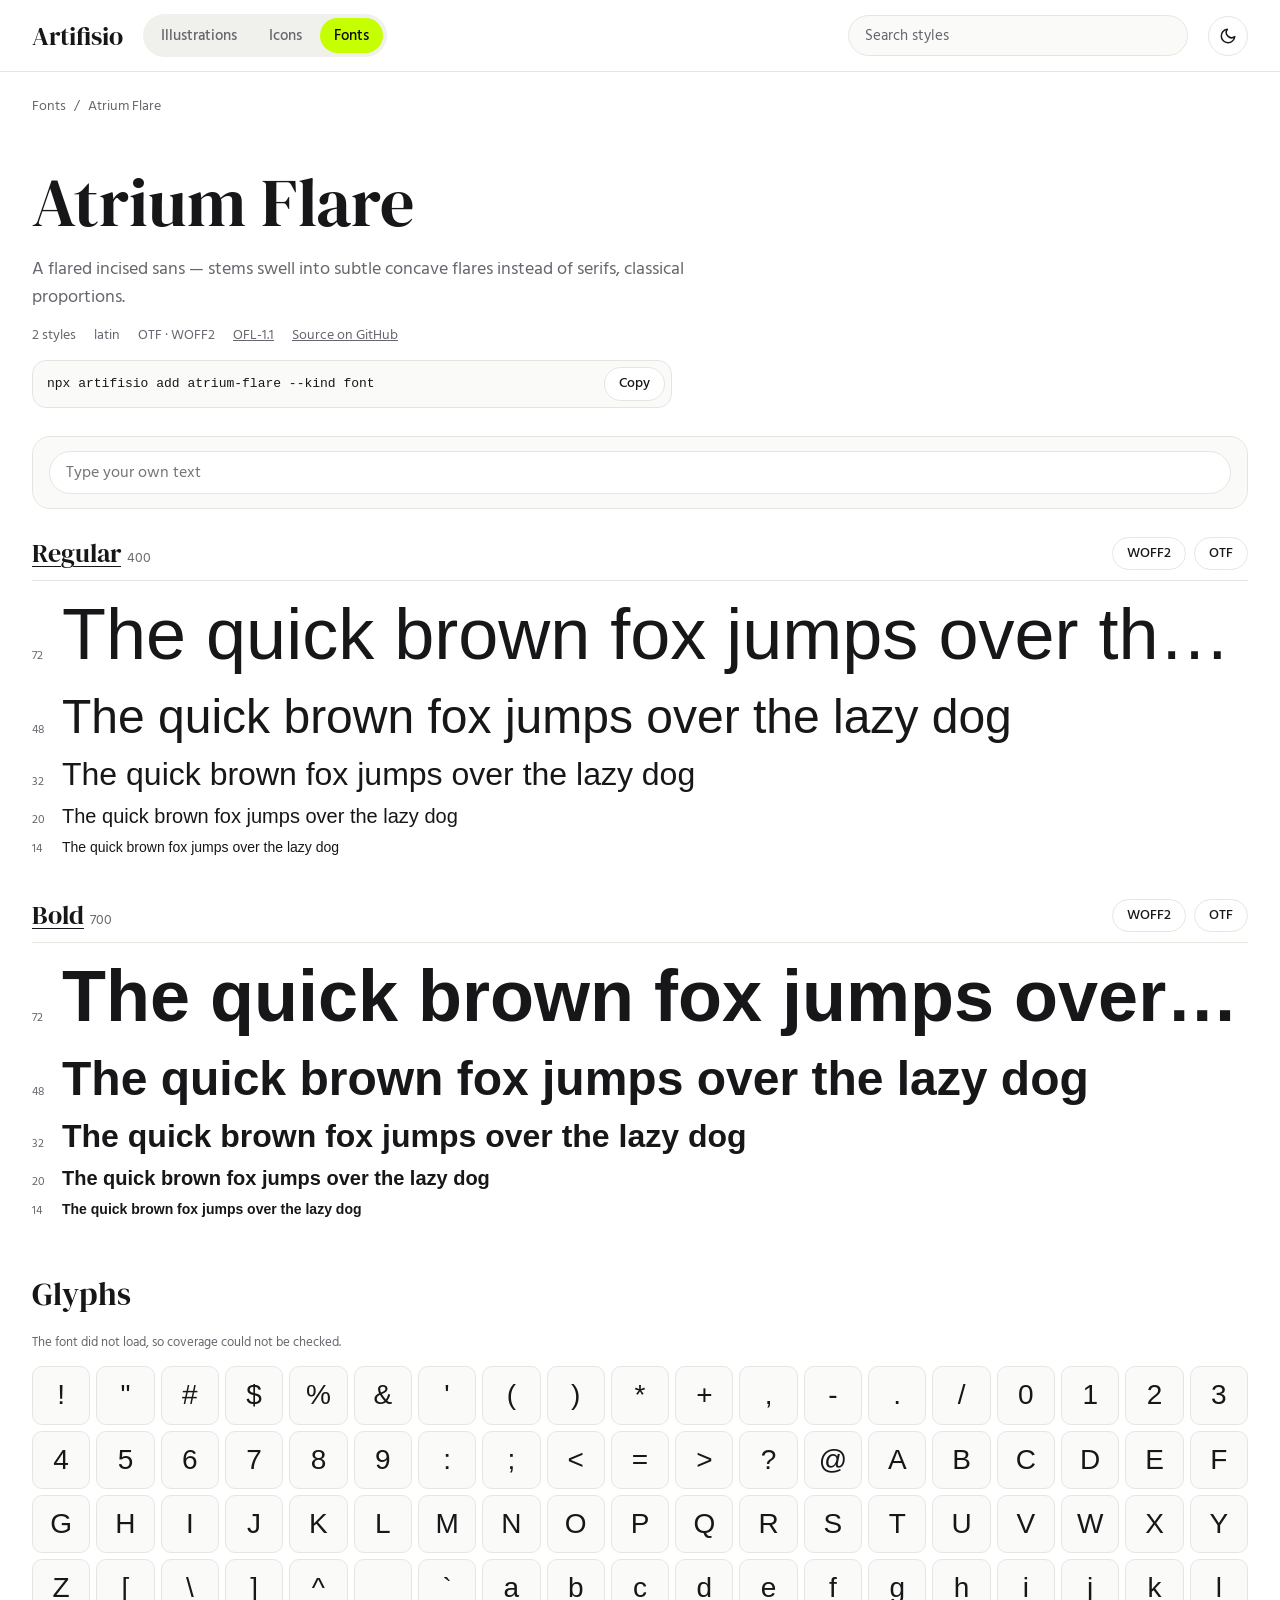
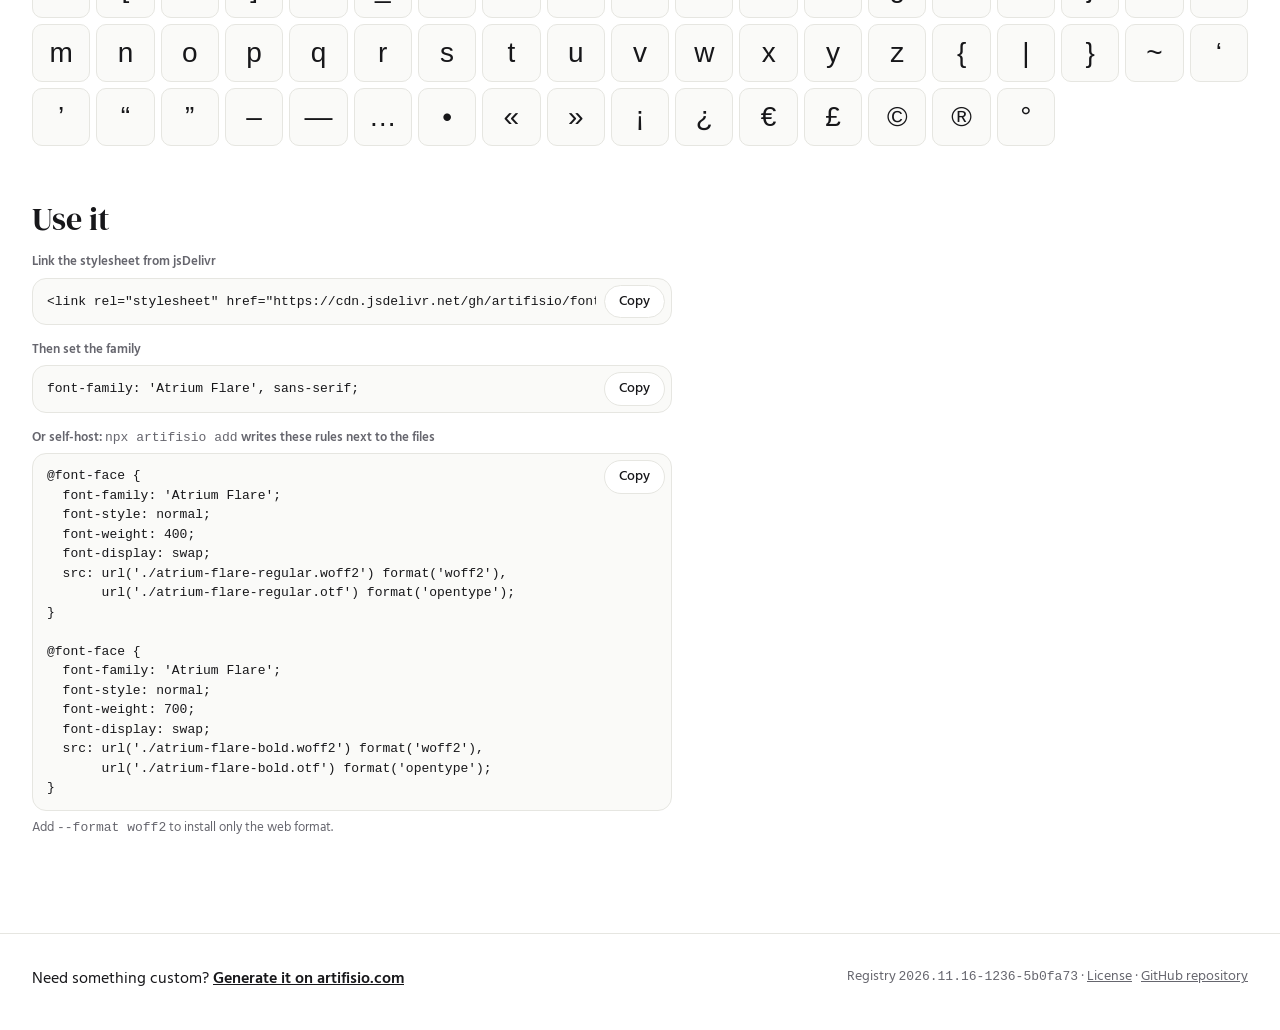
<file: docs/atrium-flare/index.html>
<!DOCTYPE html>
<html lang="en" data-theme="light">
<head>
<meta charset="utf-8" />
<meta name="viewport" content="width=device-width, initial-scale=1" />
<title>Atrium Flare · Fonts · Artifisio</title>
<meta name="description" content="A flared incised sans — stems swell into subtle concave flares instead of serifs, classical proportions." />
<link rel="canonical" href="https://artifisio.github.io/fonts/atrium-flare/" />
<meta property="og:type" content="website" />
<meta property="og:site_name" content="Artifisio" />
<meta property="og:title" content="Atrium Flare · Fonts · Artifisio" />
<meta property="og:description" content="A flared incised sans — stems swell into subtle concave flares instead of serifs, classical proportions." />
<meta property="og:url" content="https://artifisio.github.io/fonts/atrium-flare/" />
<link rel="icon" type="image/png" href="https://artifisio.com/favicon-32x32.png" />
<script>document.documentElement.classList.add('js');try{const t=localStorage.getItem('artifisio-gallery-theme');if(t==='dark'||t==='light')document.documentElement.dataset.theme=t}catch{}</script>
<link rel="preconnect" href="https://fonts.googleapis.com" />
<link rel="preconnect" href="https://fonts.gstatic.com" crossorigin />
<link rel="stylesheet" href="https://fonts.googleapis.com/css2?family=DM+Serif+Display&family=Hind+Madurai:wght@400;500;600&display=swap" />
<link rel="preconnect" href="https://raw.githubusercontent.com" crossorigin />
<style>@font-face{font-family:'Atrium Flare';font-style:normal;font-weight:400;font-display:swap;src:url('https://raw.githubusercontent.com/artifisio/fonts/main/sets/atrium-flare/atrium-flare-regular.woff2') format('woff2'),url('https://raw.githubusercontent.com/artifisio/fonts/main/sets/atrium-flare/atrium-flare-regular.otf') format('opentype')}
@font-face{font-family:'Atrium Flare';font-style:normal;font-weight:700;font-display:swap;src:url('https://raw.githubusercontent.com/artifisio/fonts/main/sets/atrium-flare/atrium-flare-bold.woff2') format('woff2'),url('https://raw.githubusercontent.com/artifisio/fonts/main/sets/atrium-flare/atrium-flare-bold.otf') format('opentype')}</style>
<style>
:root{--ring:rgb(0 0 0/.14);--bg:#fff;--surface:#fafaf8;--raised:#fff;--canvas:#f3f3ef;--border:#e6e6e1;--text:#17171a;--muted:#66666e;--chip:#f0f0ec;--accent:#c5ff00;--accent-ink:#0b0b0c;--focus:#4f6600;--shadow:0 20px 50px rgb(0 0 0/.12);color-scheme:light}
[data-theme=dark]{--ring:rgb(255 255 255/.28);--bg:#0e0e10;--surface:#151517;--raised:#1b1b1e;--canvas:#e9e9e4;--border:#2b2b30;--text:#f4f4f5;--muted:#a1a1aa;--chip:#202024;--focus:#c5ff00;--shadow:0 20px 50px rgb(0 0 0/.5);color-scheme:dark}
*,*::before,*::after{box-sizing:border-box}
body{margin:0;background:var(--bg);color:var(--text);font:16px/1.55 'Hind Madurai',system-ui,-apple-system,'Segoe UI',sans-serif;-webkit-font-smoothing:antialiased}
h1,h2,h3{font-family:'DM Serif Display',Georgia,serif;font-weight:400;line-height:1.1;margin:0}
p{margin:0}
a{color:inherit}
:focus-visible{outline:2px solid var(--focus);outline-offset:2px}
code{font:13px/1.5 ui-monospace,SFMono-Regular,Menlo,Consolas,monospace}
[hidden]{display:none!important}
html:not(.js) .g-js{display:none!important}
.g-sr{position:absolute;width:1px;height:1px;overflow:hidden;clip-path:inset(50%);white-space:nowrap}
.g-wrap{max-width:1280px;margin:0 auto;padding-inline:16px}
.g-header{border-bottom:1px solid var(--border)}
.g-bar{display:flex;flex-wrap:wrap;align-items:center;gap:12px 20px;padding-top:14px;padding-bottom:14px}
.g-brand{font-family:'DM Serif Display',Georgia,serif;font-size:26px;line-height:1;text-decoration:none}
.g-kinds{order:2;flex-basis:100%;display:flex;gap:4px;padding:4px;background:var(--chip);border-radius:999px;width:max-content;max-width:100%}
.g-kinds a{flex:1;text-align:center;padding:6px 14px;border-radius:999px;text-decoration:none;font-size:15px;font-weight:500;color:var(--muted)}
.g-kinds a:hover{color:var(--text)}
.g-kinds a[aria-current]{background:var(--accent);color:var(--accent-ink)}
.g-search{order:3;flex-basis:100%}
.g-search input{width:100%;font:inherit;font-size:15px;color:var(--text);background:var(--surface);border:1px solid var(--border);border-radius:999px;padding:8px 16px}
.g-search input::placeholder{color:var(--muted)}
.g-theme{order:1;margin-left:auto}
@media (min-width:900px){
  .g-wrap{padding-inline:32px}
  .g-kinds{order:0;flex-basis:auto}
  .g-search{order:0;flex:1;flex-basis:auto;display:flex;justify-content:flex-end}
  .g-search input{max-width:340px}
  .g-theme{order:0;margin-left:0}
}
.g-btn{display:inline-flex;align-items:center;justify-content:center;gap:6px;border:1px solid var(--border);background:var(--raised);color:var(--text);border-radius:999px;padding:6px 14px;font:inherit;font-size:14px;font-weight:500;line-height:1.4;cursor:pointer;text-decoration:none;white-space:nowrap}
.g-btn:hover:not(:disabled){border-color:var(--text)}
.g-btn:disabled{opacity:.45;cursor:default}
.g-btn-primary{background:var(--accent);color:var(--accent-ink);border-color:var(--accent)}
.g-icon-btn{width:40px;height:40px;padding:0;font-size:18px}
.g-icon-btn svg{width:18px;height:18px}
[data-theme=dark] .g-moon,:root:not([data-theme=dark]) .g-sun{display:none}
.g-hero{padding:48px 0 28px;display:grid;grid-template-columns:minmax(0,1fr);gap:14px}
.g-hero h1{font-size:clamp(40px,7vw,68px)}
.g-lead{font-size:18px;color:var(--muted);max-width:68ch}
.g-hero p code{white-space:nowrap}
.g-crumbs{display:flex;gap:8px;font-size:14px;color:var(--muted);padding-top:24px}
.g-crumbs a{text-decoration:none}
.g-crumbs a:hover{color:var(--text);text-decoration:underline}
.g-facts{display:flex;flex-wrap:wrap;gap:6px 18px;list-style:none;margin:0;padding:0;font-size:14px;color:var(--muted)}
.g-copyrow{display:flex;align-items:center;gap:8px;max-width:640px;background:var(--surface);border:1px solid var(--border);border-radius:14px;padding:6px 6px 6px 14px}
.g-copyrow code{flex:1;min-width:0;overflow-x:auto;white-space:nowrap;scrollbar-width:none}
html:not(.js) .g-copyrow{padding-right:14px}
.g-chips{display:flex;flex-wrap:wrap;gap:8px;margin:0 0 24px}
@media (max-width:899px){.g-chips{flex-wrap:nowrap;overflow-x:auto;scrollbar-width:none;margin-right:-16px;padding-right:16px}}
.g-chip{flex:none;border:1px solid var(--border);background:transparent;color:var(--text);border-radius:999px;padding:4px 12px;font:inherit;font-size:14px;cursor:pointer}
.g-chip[aria-pressed=true]{background:var(--text);color:var(--bg);border-color:var(--text)}
.g-list{list-style:none;margin:0;padding:0}
.g-empty{color:var(--muted);text-align:center;padding:64px 0}
.g-badge{display:inline-block;font-size:12px;font-weight:600;line-height:1;padding:5px 8px;border-radius:999px;background:var(--accent);color:var(--accent-ink)}
.g-tag{display:inline-block;font-size:12px;line-height:1;padding:5px 8px;border-radius:999px;background:var(--chip);color:var(--muted)}
.g-label{display:block;font-size:13px;font-weight:600;color:var(--muted);margin-bottom:6px}
.g-note{font-size:13px;color:var(--muted);margin-top:6px}
.g-actions{display:flex;flex-wrap:wrap;gap:8px}
.g-box{display:grid;gap:12px;margin:0 0 28px;padding:14px 16px;background:var(--surface);border:1px solid var(--border);border-radius:18px}
.g-box-head{display:flex;align-items:center;justify-content:space-between;gap:12px}
.g-box h2{font-family:inherit;font-size:14px;font-weight:600;line-height:1;color:var(--muted)}
.g-swatches{display:flex;flex-wrap:wrap;gap:8px}
.g-swatch{display:inline-flex;align-items:center;gap:8px;padding:3px 12px 3px 3px;font-size:14px;background:var(--raised);border:1px solid var(--border);border-radius:999px;cursor:pointer}
.g-swatch:focus-within{outline:2px solid var(--focus);outline-offset:2px}
.g-swatch.is-changed{border-color:var(--text)}
.g-swatch small{font-size:12px;color:var(--muted)}
.g-swatch.is-changed small{display:none}
.g-swatch input{width:28px;height:28px;padding:0;border:0;border-radius:50%;background:none;cursor:pointer}
.g-swatch input:focus-visible{outline:none}
.g-swatch input::-webkit-color-swatch-wrapper{padding:0}
.g-swatch input::-webkit-color-swatch{border:1px solid var(--ring);border-radius:50%}
.g-swatch input::-moz-color-swatch{border:1px solid var(--ring);border-radius:50%}
.g-svg,.g-svg svg{display:block;width:100%;height:100%}
.g-panel{display:none;position:fixed;z-index:20;top:0;right:0;bottom:0;width:min(480px,100%);flex-direction:column;overflow-y:auto;background:var(--bg);border-left:1px solid var(--border);box-shadow:var(--shadow)}
.g-panel.is-open,html:not(.js) .g-panel:target{display:flex}
.g-panel-head{position:sticky;top:0;z-index:1;display:flex;align-items:center;justify-content:space-between;gap:12px;padding:14px 16px 14px 20px;background:var(--bg);border-bottom:1px solid var(--border)}
.g-panel-head h2{font-size:26px;overflow-wrap:anywhere}
.g-panel-body{display:grid;grid-template-columns:minmax(0,1fr);gap:22px;padding:20px}
.g-panel:focus{outline:none}
.g-backdrop{display:none;position:fixed;z-index:10;inset:0;background:rgb(0 0 0/.4)}
.g-panel-open .g-backdrop,html:not(.js) .g-panel:target~.g-backdrop{display:block}
html.g-panel-open{overflow:hidden}
.g-footer{margin-top:96px;border-top:1px solid var(--border);padding:32px 0 40px;font-size:14px;color:var(--muted)}
.g-footer .g-wrap{display:flex;flex-wrap:wrap;justify-content:space-between;gap:12px 32px}
.g-cta{color:var(--text);font-size:16px}
.g-cta a{font-weight:600}

.fnt-controls{display:flex;flex-wrap:wrap;align-items:center;gap:12px 24px}
.fnt-text{flex:1 1 260px}
.fnt-text input{width:100%;font:inherit;color:var(--text);background:var(--raised);border:1px solid var(--border);border-radius:999px;padding:8px 16px}
.fnt-range{display:flex;align-items:center;gap:10px;font-size:14px;color:var(--muted)}
.fnt-range input{width:160px;accent-color:var(--text)}
.fnt-range output{min-width:4ch;font-variant-numeric:tabular-nums}
.g-overview-font{border-top:1px solid var(--border)}
.g-overview-font>li{border-bottom:1px solid var(--border)}
.fnt-row{display:grid;gap:12px;padding:24px 0}
.fnt-head{display:flex;flex-wrap:wrap;align-items:center;gap:6px 14px}
.fnt-head h2{font-size:24px}
.fnt-head h2 a{text-decoration:none}
.fnt-head h2 a:hover{text-decoration:underline}
.fnt-style-head h2 a{text-decoration-thickness:1px;text-underline-offset:4px}
.fnt-meta{font-size:14px;color:var(--muted)}
.fnt-tags{display:flex;flex-wrap:wrap;gap:6px}
.fnt-sample-link{display:block;text-decoration:none;min-width:0}
.fnt-sample{display:block;font-size:var(--fnt-size,40px);line-height:1.2;overflow-wrap:anywhere}
.fnt-styles{display:grid;gap:40px}
.fnt-style{display:grid;gap:10px;min-width:0}
.fnt-style-head{display:flex;flex-wrap:wrap;align-items:center;justify-content:space-between;gap:10px;padding-bottom:10px;border-bottom:1px solid var(--border)}
.fnt-style-head h2{font-size:26px}
.fnt-style-head h2 span{font-family:'Hind Madurai',system-ui,sans-serif;font-size:14px;color:var(--muted)}
.fnt-line{display:flex;align-items:baseline;gap:16px;min-width:0}
.fnt-px{flex:none;width:2ch;font-size:12px;color:var(--muted);font-variant-numeric:tabular-nums}
.fnt-line .fnt-sample{min-width:0;white-space:nowrap;overflow:hidden;text-overflow:ellipsis}
.fnt-section{display:grid;grid-template-columns:minmax(0,1fr);gap:14px;margin-top:56px}
.fnt-section>h2{font-size:32px}
.fnt-glyph-grid{display:grid;gap:6px;grid-template-columns:repeat(auto-fill,minmax(56px,1fr))}
.fnt-glyph-grid li{display:grid;place-items:center;aspect-ratio:1;font-size:28px;line-height:1;background:var(--surface);border:1px solid var(--border);border-radius:10px}
.fnt-glyph-grid li.is-missing{color:var(--muted);border-style:dashed;background:repeating-linear-gradient(135deg,transparent 0 6px,var(--chip) 6px 12px)}
.g-copyrow:has(.fnt-css){align-items:flex-start}
.g-copyrow .fnt-css{white-space:pre;padding:6px 0}
.fnt-preview{display:grid;gap:12px;padding:24px;background:var(--surface);border:1px solid var(--border);border-radius:16px;font-size:24px;line-height:1.3;overflow-wrap:anywhere}
.fnt-aa{font-size:120px;line-height:1}
</style>
</head>
<body>
<header class="g-header">
  <div class="g-wrap g-bar">
    <a class="g-brand" href="https://artifisio.com">Artifisio</a>
    <nav class="g-kinds" aria-label="Registries"><a href="https://artifisio.github.io/illustrations/">Illustrations</a><a href="https://artifisio.github.io/icons/">Icons</a><a href="https://artifisio.github.io/fonts/" aria-current="page">Fonts</a></nav>
    <div class="g-search g-js"><label class="g-sr" for="g-search">Search styles</label><input id="g-search" type="search" placeholder="Search styles" autocomplete="off" /></div>
    <button type="button" class="g-btn g-icon-btn g-theme g-js" aria-label="Dark mode" aria-pressed="false"><svg class="g-moon" viewBox="0 0 24 24" fill="none" stroke="currentColor" stroke-width="2" stroke-linecap="round" stroke-linejoin="round" aria-hidden="true"><path d="M21 12.8A9 9 0 1 1 11.2 3a7 7 0 0 0 9.8 9.8z"/></svg><svg class="g-sun" viewBox="0 0 24 24" fill="none" stroke="currentColor" stroke-width="2" stroke-linecap="round" aria-hidden="true"><circle cx="12" cy="12" r="4"/><path d="M12 2v2M12 20v2M4.9 4.9l1.4 1.4M17.7 17.7l1.4 1.4M2 12h2M20 12h2M4.9 19.1l1.4-1.4M17.7 6.3l1.4-1.4"/></svg></button>
  </div>
</header>
<main class="g-wrap">
<nav class="g-crumbs" aria-label="Breadcrumb"><a href="../">Fonts</a><span aria-hidden="true">/</span><span aria-current="page">Atrium Flare</span></nav>
<section class="g-hero">
  <h1>Atrium Flare</h1>
  <p class="g-lead">A flared incised sans — stems swell into subtle concave flares instead of serifs, classical proportions.</p>
  <ul class="g-facts"><li>2 styles</li><li>latin</li><li>OTF · WOFF2</li><li><a href="https://openfontlicense.org">OFL-1.1</a></li><li><a href="https://github.com/artifisio/fonts/tree/main/sets/atrium-flare">Source on GitHub</a></li></ul>
  <div class="g-copyrow"><code class="g-install">npx artifisio add atrium-flare --kind font</code><button type="button" class="g-btn g-copy g-js">Copy</button></div>
</section>
<section class="g-box fnt-controls g-js" aria-label="Preview">
  <label class="fnt-text"><span class="g-sr">Preview text</span><input id="fnt-text" type="text" placeholder="Type your own text" autocomplete="off" /></label>
</section>
<div class="fnt-styles">
<section class="fnt-style" data-search="regular 400">
  <div class="fnt-style-head"><h2><a href="#regular">Regular</a> <span>400</span></h2><div class="g-actions"><a class="g-btn" href="https://raw.githubusercontent.com/artifisio/fonts/main/sets/atrium-flare/atrium-flare-regular.woff2" download>WOFF2</a><a class="g-btn" href="https://raw.githubusercontent.com/artifisio/fonts/main/sets/atrium-flare/atrium-flare-regular.otf" download>OTF</a></div></div>
  <div class="fnt-line"><span class="fnt-px">72</span><span class="fnt-sample" style="font-family:'Atrium Flare',sans-serif;font-weight:400;font-style:normal;font-size:72px">The quick brown fox jumps over the lazy dog</span></div><div class="fnt-line"><span class="fnt-px">48</span><span class="fnt-sample" style="font-family:'Atrium Flare',sans-serif;font-weight:400;font-style:normal;font-size:48px">The quick brown fox jumps over the lazy dog</span></div><div class="fnt-line"><span class="fnt-px">32</span><span class="fnt-sample" style="font-family:'Atrium Flare',sans-serif;font-weight:400;font-style:normal;font-size:32px">The quick brown fox jumps over the lazy dog</span></div><div class="fnt-line"><span class="fnt-px">20</span><span class="fnt-sample" style="font-family:'Atrium Flare',sans-serif;font-weight:400;font-style:normal;font-size:20px">The quick brown fox jumps over the lazy dog</span></div><div class="fnt-line"><span class="fnt-px">14</span><span class="fnt-sample" style="font-family:'Atrium Flare',sans-serif;font-weight:400;font-style:normal;font-size:14px">The quick brown fox jumps over the lazy dog</span></div>
</section>
<section class="fnt-style" data-search="bold 700">
  <div class="fnt-style-head"><h2><a href="#bold">Bold</a> <span>700</span></h2><div class="g-actions"><a class="g-btn" href="https://raw.githubusercontent.com/artifisio/fonts/main/sets/atrium-flare/atrium-flare-bold.woff2" download>WOFF2</a><a class="g-btn" href="https://raw.githubusercontent.com/artifisio/fonts/main/sets/atrium-flare/atrium-flare-bold.otf" download>OTF</a></div></div>
  <div class="fnt-line"><span class="fnt-px">72</span><span class="fnt-sample" style="font-family:'Atrium Flare',sans-serif;font-weight:700;font-style:normal;font-size:72px">The quick brown fox jumps over the lazy dog</span></div><div class="fnt-line"><span class="fnt-px">48</span><span class="fnt-sample" style="font-family:'Atrium Flare',sans-serif;font-weight:700;font-style:normal;font-size:48px">The quick brown fox jumps over the lazy dog</span></div><div class="fnt-line"><span class="fnt-px">32</span><span class="fnt-sample" style="font-family:'Atrium Flare',sans-serif;font-weight:700;font-style:normal;font-size:32px">The quick brown fox jumps over the lazy dog</span></div><div class="fnt-line"><span class="fnt-px">20</span><span class="fnt-sample" style="font-family:'Atrium Flare',sans-serif;font-weight:700;font-style:normal;font-size:20px">The quick brown fox jumps over the lazy dog</span></div><div class="fnt-line"><span class="fnt-px">14</span><span class="fnt-sample" style="font-family:'Atrium Flare',sans-serif;font-weight:700;font-style:normal;font-size:14px">The quick brown fox jumps over the lazy dog</span></div>
</section>
</div>
<section class="fnt-section" aria-labelledby="fnt-glyphs-title">
  <h2 id="fnt-glyphs-title">Glyphs</h2>
  <p class="g-note g-js fnt-coverage">Checking coverage…</p>
  <ul class="g-list fnt-glyph-grid" data-family="Atrium Flare" data-weight="400" style="font-family:'Atrium Flare',sans-serif;font-weight:400;font-style:normal"><li title="U+0021">!</li><li title="U+0022">&quot;</li><li title="U+0023">#</li><li title="U+0024">$</li><li title="U+0025">%</li><li title="U+0026">&amp;</li><li title="U+0027">'</li><li title="U+0028">(</li><li title="U+0029">)</li><li title="U+002A">*</li><li title="U+002B">+</li><li title="U+002C">,</li><li title="U+002D">-</li><li title="U+002E">.</li><li title="U+002F">/</li><li title="U+0030">0</li><li title="U+0031">1</li><li title="U+0032">2</li><li title="U+0033">3</li><li title="U+0034">4</li><li title="U+0035">5</li><li title="U+0036">6</li><li title="U+0037">7</li><li title="U+0038">8</li><li title="U+0039">9</li><li title="U+003A">:</li><li title="U+003B">;</li><li title="U+003C">&lt;</li><li title="U+003D">=</li><li title="U+003E">&gt;</li><li title="U+003F">?</li><li title="U+0040">@</li><li title="U+0041">A</li><li title="U+0042">B</li><li title="U+0043">C</li><li title="U+0044">D</li><li title="U+0045">E</li><li title="U+0046">F</li><li title="U+0047">G</li><li title="U+0048">H</li><li title="U+0049">I</li><li title="U+004A">J</li><li title="U+004B">K</li><li title="U+004C">L</li><li title="U+004D">M</li><li title="U+004E">N</li><li title="U+004F">O</li><li title="U+0050">P</li><li title="U+0051">Q</li><li title="U+0052">R</li><li title="U+0053">S</li><li title="U+0054">T</li><li title="U+0055">U</li><li title="U+0056">V</li><li title="U+0057">W</li><li title="U+0058">X</li><li title="U+0059">Y</li><li title="U+005A">Z</li><li title="U+005B">[</li><li title="U+005C">\</li><li title="U+005D">]</li><li title="U+005E">^</li><li title="U+005F">_</li><li title="U+0060">`</li><li title="U+0061">a</li><li title="U+0062">b</li><li title="U+0063">c</li><li title="U+0064">d</li><li title="U+0065">e</li><li title="U+0066">f</li><li title="U+0067">g</li><li title="U+0068">h</li><li title="U+0069">i</li><li title="U+006A">j</li><li title="U+006B">k</li><li title="U+006C">l</li><li title="U+006D">m</li><li title="U+006E">n</li><li title="U+006F">o</li><li title="U+0070">p</li><li title="U+0071">q</li><li title="U+0072">r</li><li title="U+0073">s</li><li title="U+0074">t</li><li title="U+0075">u</li><li title="U+0076">v</li><li title="U+0077">w</li><li title="U+0078">x</li><li title="U+0079">y</li><li title="U+007A">z</li><li title="U+007B">{</li><li title="U+007C">|</li><li title="U+007D">}</li><li title="U+007E">~</li><li title="U+2018">‘</li><li title="U+2019">’</li><li title="U+201C">“</li><li title="U+201D">”</li><li title="U+2013">–</li><li title="U+2014">—</li><li title="U+2026">…</li><li title="U+2022">•</li><li title="U+00AB">«</li><li title="U+00BB">»</li><li title="U+00A1">¡</li><li title="U+00BF">¿</li><li title="U+20AC">€</li><li title="U+00A3">£</li><li title="U+00A9">©</li><li title="U+00AE">®</li><li title="U+00B0">°</li></ul>
</section>
<section class="fnt-section" aria-labelledby="fnt-use-title">
  <h2 id="fnt-use-title">Use it</h2>
  <div><span class="g-label">Link the stylesheet from jsDelivr</span><div class="g-copyrow"><code>&lt;link rel=&quot;stylesheet&quot; href=&quot;https://cdn.jsdelivr.net/gh/artifisio/fonts@main/sets/atrium-flare/atrium-flare.css&quot; /&gt;</code><button type="button" class="g-btn g-copy g-js">Copy</button></div></div>
  <div><span class="g-label">Then set the family</span><div class="g-copyrow"><code>font-family: 'Atrium Flare', sans-serif;</code><button type="button" class="g-btn g-copy g-js">Copy</button></div></div>
  <div><span class="g-label">Or self-host: <code>npx artifisio add</code> writes these rules next to the files</span><div class="g-copyrow"><code class="fnt-css">@font-face {
  font-family: 'Atrium Flare';
  font-style: normal;
  font-weight: 400;
  font-display: swap;
  src: url('./atrium-flare-regular.woff2') format('woff2'),
       url('./atrium-flare-regular.otf') format('opentype');
}

@font-face {
  font-family: 'Atrium Flare';
  font-style: normal;
  font-weight: 700;
  font-display: swap;
  src: url('./atrium-flare-bold.woff2') format('woff2'),
       url('./atrium-flare-bold.otf') format('opentype');
}</code><button type="button" class="g-btn g-copy g-js">Copy</button></div><p class="g-note">Add <code>--format woff2</code> to install only the web format.</p></div>
</section>
<p class="g-empty" hidden>Nothing matches your search.</p>
</main>
<div class="g-panels">
<section class="g-panel" id="regular" role="dialog" aria-labelledby="regular-title">
  <div class="g-panel-head"><h2 id="regular-title">Atrium Flare Regular</h2><a class="g-btn g-icon-btn g-close" href="#" aria-label="Close">✕</a></div>
  <div class="g-panel-body"><div class="fnt-preview" style="font-family:'Atrium Flare',sans-serif;font-weight:400;font-style:normal"><span class="fnt-aa">Aa</span><span>ABCDEFGHIJKLM<br />abcdefghijklm<br />0123456789</span></div>
<div><span class="g-label">Download</span><div class="g-actions"><a class="g-btn" href="https://raw.githubusercontent.com/artifisio/fonts/main/sets/atrium-flare/atrium-flare-regular.woff2" download>WOFF2</a><a class="g-btn" href="https://raw.githubusercontent.com/artifisio/fonts/main/sets/atrium-flare/atrium-flare-regular.otf" download>OTF</a></div></div>
<div><span class="g-label">File URL</span><div class="g-copyrow"><code>https://raw.githubusercontent.com/artifisio/fonts/main/sets/atrium-flare/atrium-flare-regular.woff2</code><button type="button" class="g-btn g-copy g-js">Copy</button></div></div>
<div><span class="g-label">Install the family</span><div class="g-copyrow"><code class="g-install">npx artifisio add atrium-flare --kind font</code><button type="button" class="g-btn g-copy g-js">Copy</button></div><p class="g-note">The CLI installs every style with a ready-made stylesheet and writes ATTRIBUTION.md.</p></div></div>
</section>
<section class="g-panel" id="bold" role="dialog" aria-labelledby="bold-title">
  <div class="g-panel-head"><h2 id="bold-title">Atrium Flare Bold</h2><a class="g-btn g-icon-btn g-close" href="#" aria-label="Close">✕</a></div>
  <div class="g-panel-body"><div class="fnt-preview" style="font-family:'Atrium Flare',sans-serif;font-weight:700;font-style:normal"><span class="fnt-aa">Aa</span><span>ABCDEFGHIJKLM<br />abcdefghijklm<br />0123456789</span></div>
<div><span class="g-label">Download</span><div class="g-actions"><a class="g-btn" href="https://raw.githubusercontent.com/artifisio/fonts/main/sets/atrium-flare/atrium-flare-bold.woff2" download>WOFF2</a><a class="g-btn" href="https://raw.githubusercontent.com/artifisio/fonts/main/sets/atrium-flare/atrium-flare-bold.otf" download>OTF</a></div></div>
<div><span class="g-label">File URL</span><div class="g-copyrow"><code>https://raw.githubusercontent.com/artifisio/fonts/main/sets/atrium-flare/atrium-flare-bold.woff2</code><button type="button" class="g-btn g-copy g-js">Copy</button></div></div>
<div><span class="g-label">Install the family</span><div class="g-copyrow"><code class="g-install">npx artifisio add atrium-flare --kind font</code><button type="button" class="g-btn g-copy g-js">Copy</button></div><p class="g-note">The CLI installs every style with a ready-made stylesheet and writes ATTRIBUTION.md.</p></div></div>
</section>
<a class="g-backdrop g-close" href="#" tabindex="-1" aria-hidden="true"></a>
</div>
<footer class="g-footer">
  <div class="g-wrap">
    <p class="g-cta">Need something custom? <a href="https://artifisio.com">Generate it on artifisio.com</a></p>
    <p>Registry <code>2026.11.16-1236-5b0fa73</code> · <a href="https://github.com/artifisio/fonts/blob/main/LICENSE">License</a> · <a href="https://github.com/artifisio/fonts">GitHub repository</a></p>
  </div>
</footer>
<script>
(() => {
  const root = document.documentElement
  const all = (sel) => [...document.querySelectorAll(sel)]
  const matches = (text,q)=>q.split(/\s+/).every(t=>text.includes(t))

  const theme = document.querySelector('.g-theme')
  const syncTheme = () => theme.setAttribute('aria-pressed', String(root.dataset.theme === 'dark'))
  theme.addEventListener('click', () => {
    root.dataset.theme = root.dataset.theme === 'dark' ? 'light' : 'dark'
    try { localStorage.setItem('artifisio-gallery-theme', root.dataset.theme) } catch {}
    syncTheme()
  })
  syncTheme()

  const search = document.getElementById('g-search')
  const empty = document.querySelector('.g-empty')
  let tag = ''
  function filter() {
    const q = search.value.trim().toLowerCase()
    let shown = 0
    for (const el of all('[data-search]')) {
      const ok = matches(el.dataset.search, q) && (!tag || (el.dataset.tags || '').split(' ').includes(tag))
      el.hidden = !ok
      if (ok) shown++
    }
    if (empty) empty.hidden = shown > 0
    document.dispatchEvent(new CustomEvent('gallery:filter', { detail: { q, tag } }))
  }
  search.addEventListener('input', filter)
  const initial = new URLSearchParams(location.search).get('q')
  if (initial) {
    search.value = initial
    filter()
  }
  for (const chip of all('.g-chips .g-chip')) {
    chip.addEventListener('click', () => {
      tag = chip.dataset.tag
      for (const c of all('.g-chips .g-chip')) c.setAttribute('aria-pressed', String(c === chip))
      filter()
    })
  }

  async function copy(text, button) {
    try { await navigator.clipboard.writeText(text) } catch { return }
    button.dataset.label ??= button.textContent
    button.textContent = 'Copied'
    clearTimeout(button.copyTimer)
    button.copyTimer = setTimeout(() => { button.textContent = button.dataset.label }, 1400)
  }
  document.addEventListener('click', (e) => {
    const button = e.target.closest('.g-copy')
    if (button) copy(button.dataset.copy ?? button.closest('.g-copyrow').querySelector('code').textContent, button)
  })

  window.gallery = { copy, matches }

  let open = null
  let opener = null
  let pushed = false
  function show(id) {
    const panel = id ? document.getElementById(id) : null
    const next = panel && panel.classList.contains('g-panel') ? panel : null
    const prev = open
    if (open && open !== next) open.classList.remove('is-open')
    open = next
    root.classList.toggle('g-panel-open', !!next)
    if (!next) {
      if (prev && opener) opener.focus()
      return
    }
    next.classList.add('is-open')
    next.querySelector('.g-close').focus()
    document.dispatchEvent(new CustomEvent('gallery:panel', { detail: next }))
  }
  function close() {
    if (!open) return
    // Undo our own push so open + close leaves history as it was.
    if (pushed) return history.back()
    history.replaceState(null, '', location.pathname + location.search)
    show(null)
  }
  const fromHash = () => {
    pushed = false
    show(decodeURIComponent(location.hash.slice(1)))
  }
  document.addEventListener('click', (e) => {
    const link = e.target.closest('a[href^="#"]')
    if (!link) return
    if (link.classList.contains('g-close')) {
      e.preventDefault()
      close()
      return
    }
    const id = decodeURIComponent(link.getAttribute('href').slice(1))
    if (!document.getElementById(id)?.classList.contains('g-panel')) return
    e.preventDefault()
    opener = link
    if (open) history.replaceState(null, '', '#' + id)
    else {
      history.pushState(null, '', '#' + id)
      pushed = true
    }
    show(id)
  })
  document.addEventListener('keydown', (e) => { if (e.key === 'Escape') close() })
  addEventListener('popstate', fromHash)
  addEventListener('hashchange', fromHash)
  fromHash()
})()
</script>
<script>
(() => {
  const texts = new Map()
  const svgText = (src) => {
    if (!texts.has(src)) texts.set(src, fetch(src).then((r) => (r.ok ? r.text() : Promise.reject(new Error(r.status)))))
    return texts.get(src)
  }
  let seq = 0
  // Inline so --artf-* vars reach the paths; prefix ids so gradients from different SVGs don't collide.
  async function inline(img) {
    const p = 'a' + seq++ + '-'
    const text = (await svgText(img.dataset.svg)).replace(/(\s)id="/g, '$1id="' + p).replace(/url\(#/g, 'url(#' + p).replace(/href="#/g, 'href="#' + p)
    const host = document.createElement('span')
    host.className = 'g-svg'
    if (img.alt) {
      host.setAttribute('role', 'img')
      host.setAttribute('aria-label', img.alt)
    } else host.setAttribute('aria-hidden', 'true')
    host.innerHTML = text
    if (img.isConnected) img.replaceWith(host)
  }
  const inlineIn = (scope) => { for (const img of scope.querySelectorAll('img[data-svg]')) inline(img).catch(() => {}) }
  window.gallery.inline = inlineIn

  const inputs = [...document.querySelectorAll('.g-palette input[type=color]')]
  const changed = () => inputs.filter((i) => i.value !== i.dataset.default)
  document.addEventListener('click', async (e) => {
    const button = e.target.closest('.g-copy-svg')
    if (!button) return
    const vars = changed().map((i) => '--artf-' + i.dataset.slot + ': ' + i.value).join('; ')
    let text = await svgText(button.dataset.src)
    if (vars) text = /<svg[^>]*\sstyle="/.test(text) ? text.replace(/(<svg[^>]*\sstyle=")/, '$1' + vars + '; ') : text.replace(/<svg\b/, '<svg style="' + vars + '"')
    window.gallery.copy(text, button)
  })
  const toHex = (rgb) => '#' + rgb.match(/[\d.]+/g).slice(0, 3).map((n) => Math.round(n).toString(16).padStart(2, '0')).join('')
  // A currentColor slot defaults to the text colour, so its swatch shows what renders until it is changed.
  function syncTextSlots() {
    if (!inputs.length) return
    for (const i of inputs.filter((i) => 'text' in i.dataset)) {
      const unchanged = i.value === i.dataset.default
      i.dataset.default = toHex(getComputedStyle(document.body).color)
      if (unchanged) i.value = i.dataset.default
    }
    update()
  }
  const reset = document.querySelector('.g-reset')
  const installs = [...document.querySelectorAll('.g-install')]
  const command = installs[0]?.textContent
  let themed = false
  function update() {
    const diff = changed()
    for (const i of inputs) {
      const on = diff.includes(i)
      i.closest('.g-swatch').classList.toggle('is-changed', on)
      if (on) document.body.style.setProperty('--artf-' + i.dataset.slot, i.value)
      else document.body.style.removeProperty('--artf-' + i.dataset.slot)
    }
    const colors = diff.map((i) => i.dataset.slot + '=' + i.value).join(',')
    for (const el of installs) el.textContent = command + (colors ? ' --colors "' + colors + '"' : '')
    reset.disabled = !diff.length
    if (diff.length && !themed) {
      themed = true
      inlineIn(document.querySelector('main'))
      const open = document.querySelector('.g-panel.is-open')
      if (open) inlineIn(open)
    }
  }
  for (const i of inputs) i.addEventListener('input', update)
  reset?.addEventListener('click', () => {
    for (const i of inputs) i.value = i.dataset.default
    update()
  })
  document.addEventListener('gallery:panel', (e) => { if (themed) inlineIn(e.detail) })
  new MutationObserver(syncTextSlots).observe(document.documentElement, { attributeFilter: ['data-theme'] })
  syncTextSlots()
})()
;
(() => {
  const samples = [...document.querySelectorAll('.fnt-sample')]
  const defaults = samples.map((s) => s.textContent)
  const text = document.getElementById('fnt-text')
  const size = document.getElementById('fnt-size')
  const output = document.querySelector('.fnt-size-out')
  const setText = () => samples.forEach((s, i) => { s.textContent = text.value || defaults[i] })
  const setSize = () => {
    document.querySelector('main').style.setProperty('--fnt-size', size.value + 'px')
    output.textContent = size.value + 'px'
  }
  text.addEventListener('input', setText)
  size?.addEventListener('input', setSize)
  // Back navigation restores the inputs, not the samples.
  if (text.value) setText()
  if (size) setSize()
})()
;
(async () => {
  const grid = document.querySelector('.fnt-glyph-grid')
  const summary = document.querySelector('.fnt-coverage')
  const face = grid.dataset.weight + ' 32px "' + grid.dataset.family.replace(/["\\]/g, '\\$&') + '"'
  const cells = [...grid.children]
  try {
    if (!(await document.fonts.load(face, cells.map((c) => c.textContent).join(''))).length) throw new Error('not loaded')
  } catch {
    summary.textContent = 'The font did not load, so coverage could not be checked.'
    return
  }
  const canvas = document.createElement('canvas')
  canvas.width = canvas.height = 64
  const ctx = canvas.getContext('2d', { willReadFrequently: true })
  const draw = (ch, fallback) => {
    ctx.clearRect(0, 0, 64, 64)
    ctx.font = face + ', ' + fallback
    ctx.fillText(ch, 8, 44)
    return ctx.getImageData(0, 0, 64, 64).data.join()
  }
  let missing = 0
  for (const cell of cells) {
    const ch = cell.textContent
    const mono = draw(ch, 'monospace')
    const gone = mono !== draw(ch, 'serif') || mono !== draw(ch, 'sans-serif')
    cell.classList.toggle('is-missing', gone)
    if (gone) {
      missing++
      cell.title += ' · not in this font'
    }
  }
  summary.textContent = (cells.length - missing) + ' of ' + cells.length + ' characters covered' + (missing ? '; hatched ones are missing and drawn in a fallback font.' : '.')
})()
</script>
</body>
</html>
</file>
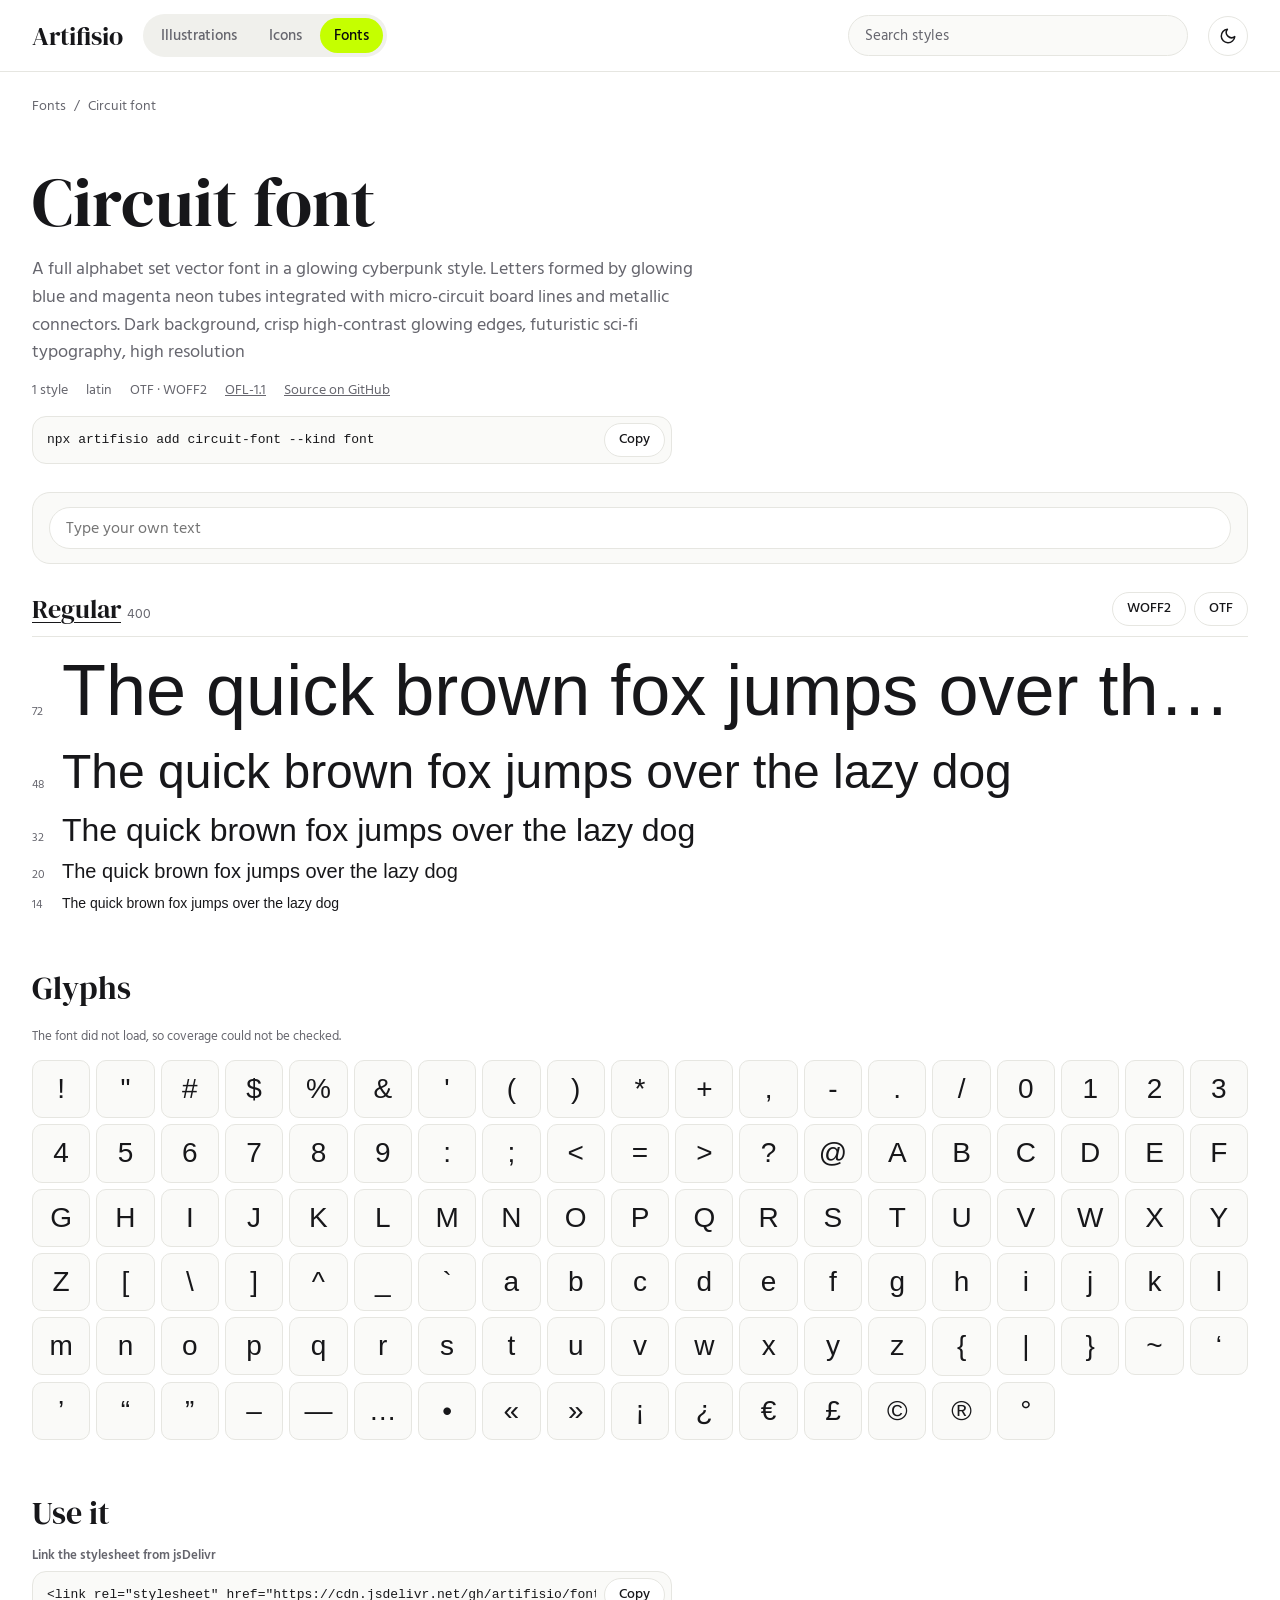
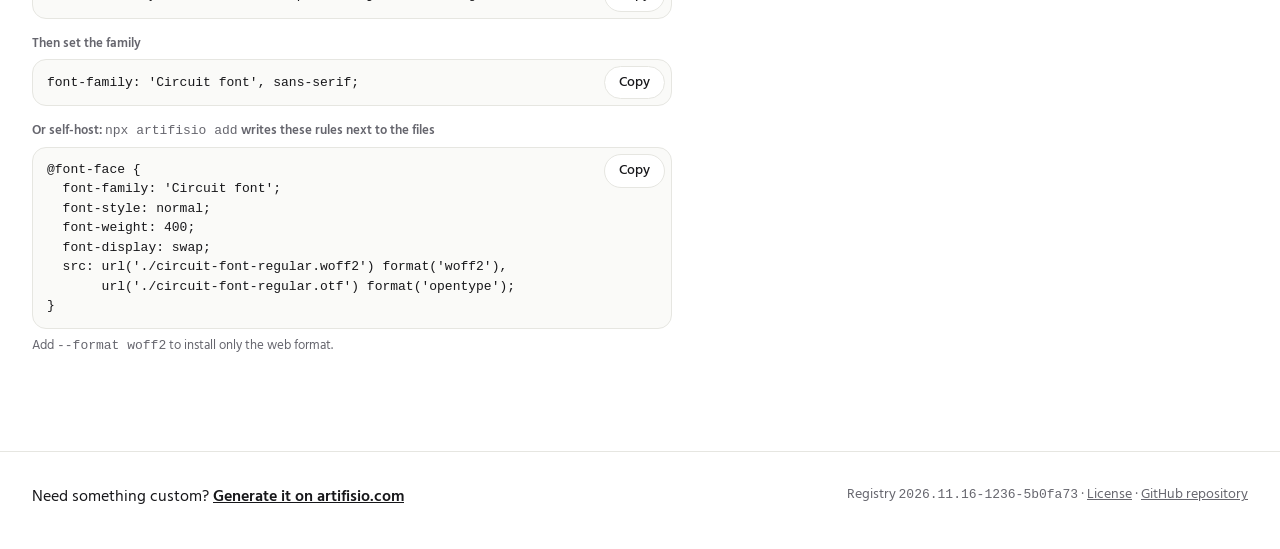
<file: docs/circuit-font/index.html>
<!DOCTYPE html>
<html lang="en" data-theme="light">
<head>
<meta charset="utf-8" />
<meta name="viewport" content="width=device-width, initial-scale=1" />
<title>Circuit font · Fonts · Artifisio</title>
<meta name="description" content="A full alphabet set vector font in a glowing cyberpunk style. Letters formed by glowing blue and magenta neon tubes integrated with micro-circuit board lines and metallic connectors. Dark background, crisp high-contrast glowing edges, futuristic sci-fi typography, high resolution" />
<link rel="canonical" href="https://artifisio.github.io/fonts/circuit-font/" />
<meta property="og:type" content="website" />
<meta property="og:site_name" content="Artifisio" />
<meta property="og:title" content="Circuit font · Fonts · Artifisio" />
<meta property="og:description" content="A full alphabet set vector font in a glowing cyberpunk style. Letters formed by glowing blue and magenta neon tubes integrated with micro-circuit board lines and metallic connectors. Dark background, crisp high-contrast glowing edges, futuristic sci-fi typography, high resolution" />
<meta property="og:url" content="https://artifisio.github.io/fonts/circuit-font/" />
<link rel="icon" type="image/png" href="https://artifisio.com/favicon-32x32.png" />
<script>document.documentElement.classList.add('js');try{const t=localStorage.getItem('artifisio-gallery-theme');if(t==='dark'||t==='light')document.documentElement.dataset.theme=t}catch{}</script>
<link rel="preconnect" href="https://fonts.googleapis.com" />
<link rel="preconnect" href="https://fonts.gstatic.com" crossorigin />
<link rel="stylesheet" href="https://fonts.googleapis.com/css2?family=DM+Serif+Display&family=Hind+Madurai:wght@400;500;600&display=swap" />
<link rel="preconnect" href="https://raw.githubusercontent.com" crossorigin />
<style>@font-face{font-family:'Circuit font';font-style:normal;font-weight:400;font-display:swap;src:url('https://raw.githubusercontent.com/artifisio/fonts/main/sets/circuit-font/circuit-font-regular.woff2') format('woff2'),url('https://raw.githubusercontent.com/artifisio/fonts/main/sets/circuit-font/circuit-font-regular.otf') format('opentype')}</style>
<style>
:root{--ring:rgb(0 0 0/.14);--bg:#fff;--surface:#fafaf8;--raised:#fff;--canvas:#f3f3ef;--border:#e6e6e1;--text:#17171a;--muted:#66666e;--chip:#f0f0ec;--accent:#c5ff00;--accent-ink:#0b0b0c;--focus:#4f6600;--shadow:0 20px 50px rgb(0 0 0/.12);color-scheme:light}
[data-theme=dark]{--ring:rgb(255 255 255/.28);--bg:#0e0e10;--surface:#151517;--raised:#1b1b1e;--canvas:#e9e9e4;--border:#2b2b30;--text:#f4f4f5;--muted:#a1a1aa;--chip:#202024;--focus:#c5ff00;--shadow:0 20px 50px rgb(0 0 0/.5);color-scheme:dark}
*,*::before,*::after{box-sizing:border-box}
body{margin:0;background:var(--bg);color:var(--text);font:16px/1.55 'Hind Madurai',system-ui,-apple-system,'Segoe UI',sans-serif;-webkit-font-smoothing:antialiased}
h1,h2,h3{font-family:'DM Serif Display',Georgia,serif;font-weight:400;line-height:1.1;margin:0}
p{margin:0}
a{color:inherit}
:focus-visible{outline:2px solid var(--focus);outline-offset:2px}
code{font:13px/1.5 ui-monospace,SFMono-Regular,Menlo,Consolas,monospace}
[hidden]{display:none!important}
html:not(.js) .g-js{display:none!important}
.g-sr{position:absolute;width:1px;height:1px;overflow:hidden;clip-path:inset(50%);white-space:nowrap}
.g-wrap{max-width:1280px;margin:0 auto;padding-inline:16px}
.g-header{border-bottom:1px solid var(--border)}
.g-bar{display:flex;flex-wrap:wrap;align-items:center;gap:12px 20px;padding-top:14px;padding-bottom:14px}
.g-brand{font-family:'DM Serif Display',Georgia,serif;font-size:26px;line-height:1;text-decoration:none}
.g-kinds{order:2;flex-basis:100%;display:flex;gap:4px;padding:4px;background:var(--chip);border-radius:999px;width:max-content;max-width:100%}
.g-kinds a{flex:1;text-align:center;padding:6px 14px;border-radius:999px;text-decoration:none;font-size:15px;font-weight:500;color:var(--muted)}
.g-kinds a:hover{color:var(--text)}
.g-kinds a[aria-current]{background:var(--accent);color:var(--accent-ink)}
.g-search{order:3;flex-basis:100%}
.g-search input{width:100%;font:inherit;font-size:15px;color:var(--text);background:var(--surface);border:1px solid var(--border);border-radius:999px;padding:8px 16px}
.g-search input::placeholder{color:var(--muted)}
.g-theme{order:1;margin-left:auto}
@media (min-width:900px){
  .g-wrap{padding-inline:32px}
  .g-kinds{order:0;flex-basis:auto}
  .g-search{order:0;flex:1;flex-basis:auto;display:flex;justify-content:flex-end}
  .g-search input{max-width:340px}
  .g-theme{order:0;margin-left:0}
}
.g-btn{display:inline-flex;align-items:center;justify-content:center;gap:6px;border:1px solid var(--border);background:var(--raised);color:var(--text);border-radius:999px;padding:6px 14px;font:inherit;font-size:14px;font-weight:500;line-height:1.4;cursor:pointer;text-decoration:none;white-space:nowrap}
.g-btn:hover:not(:disabled){border-color:var(--text)}
.g-btn:disabled{opacity:.45;cursor:default}
.g-btn-primary{background:var(--accent);color:var(--accent-ink);border-color:var(--accent)}
.g-icon-btn{width:40px;height:40px;padding:0;font-size:18px}
.g-icon-btn svg{width:18px;height:18px}
[data-theme=dark] .g-moon,:root:not([data-theme=dark]) .g-sun{display:none}
.g-hero{padding:48px 0 28px;display:grid;grid-template-columns:minmax(0,1fr);gap:14px}
.g-hero h1{font-size:clamp(40px,7vw,68px)}
.g-lead{font-size:18px;color:var(--muted);max-width:68ch}
.g-hero p code{white-space:nowrap}
.g-crumbs{display:flex;gap:8px;font-size:14px;color:var(--muted);padding-top:24px}
.g-crumbs a{text-decoration:none}
.g-crumbs a:hover{color:var(--text);text-decoration:underline}
.g-facts{display:flex;flex-wrap:wrap;gap:6px 18px;list-style:none;margin:0;padding:0;font-size:14px;color:var(--muted)}
.g-copyrow{display:flex;align-items:center;gap:8px;max-width:640px;background:var(--surface);border:1px solid var(--border);border-radius:14px;padding:6px 6px 6px 14px}
.g-copyrow code{flex:1;min-width:0;overflow-x:auto;white-space:nowrap;scrollbar-width:none}
html:not(.js) .g-copyrow{padding-right:14px}
.g-chips{display:flex;flex-wrap:wrap;gap:8px;margin:0 0 24px}
@media (max-width:899px){.g-chips{flex-wrap:nowrap;overflow-x:auto;scrollbar-width:none;margin-right:-16px;padding-right:16px}}
.g-chip{flex:none;border:1px solid var(--border);background:transparent;color:var(--text);border-radius:999px;padding:4px 12px;font:inherit;font-size:14px;cursor:pointer}
.g-chip[aria-pressed=true]{background:var(--text);color:var(--bg);border-color:var(--text)}
.g-list{list-style:none;margin:0;padding:0}
.g-empty{color:var(--muted);text-align:center;padding:64px 0}
.g-badge{display:inline-block;font-size:12px;font-weight:600;line-height:1;padding:5px 8px;border-radius:999px;background:var(--accent);color:var(--accent-ink)}
.g-tag{display:inline-block;font-size:12px;line-height:1;padding:5px 8px;border-radius:999px;background:var(--chip);color:var(--muted)}
.g-label{display:block;font-size:13px;font-weight:600;color:var(--muted);margin-bottom:6px}
.g-note{font-size:13px;color:var(--muted);margin-top:6px}
.g-actions{display:flex;flex-wrap:wrap;gap:8px}
.g-box{display:grid;gap:12px;margin:0 0 28px;padding:14px 16px;background:var(--surface);border:1px solid var(--border);border-radius:18px}
.g-box-head{display:flex;align-items:center;justify-content:space-between;gap:12px}
.g-box h2{font-family:inherit;font-size:14px;font-weight:600;line-height:1;color:var(--muted)}
.g-swatches{display:flex;flex-wrap:wrap;gap:8px}
.g-swatch{display:inline-flex;align-items:center;gap:8px;padding:3px 12px 3px 3px;font-size:14px;background:var(--raised);border:1px solid var(--border);border-radius:999px;cursor:pointer}
.g-swatch:focus-within{outline:2px solid var(--focus);outline-offset:2px}
.g-swatch.is-changed{border-color:var(--text)}
.g-swatch small{font-size:12px;color:var(--muted)}
.g-swatch.is-changed small{display:none}
.g-swatch input{width:28px;height:28px;padding:0;border:0;border-radius:50%;background:none;cursor:pointer}
.g-swatch input:focus-visible{outline:none}
.g-swatch input::-webkit-color-swatch-wrapper{padding:0}
.g-swatch input::-webkit-color-swatch{border:1px solid var(--ring);border-radius:50%}
.g-swatch input::-moz-color-swatch{border:1px solid var(--ring);border-radius:50%}
.g-svg,.g-svg svg{display:block;width:100%;height:100%}
.g-panel{display:none;position:fixed;z-index:20;top:0;right:0;bottom:0;width:min(480px,100%);flex-direction:column;overflow-y:auto;background:var(--bg);border-left:1px solid var(--border);box-shadow:var(--shadow)}
.g-panel.is-open,html:not(.js) .g-panel:target{display:flex}
.g-panel-head{position:sticky;top:0;z-index:1;display:flex;align-items:center;justify-content:space-between;gap:12px;padding:14px 16px 14px 20px;background:var(--bg);border-bottom:1px solid var(--border)}
.g-panel-head h2{font-size:26px;overflow-wrap:anywhere}
.g-panel-body{display:grid;grid-template-columns:minmax(0,1fr);gap:22px;padding:20px}
.g-panel:focus{outline:none}
.g-backdrop{display:none;position:fixed;z-index:10;inset:0;background:rgb(0 0 0/.4)}
.g-panel-open .g-backdrop,html:not(.js) .g-panel:target~.g-backdrop{display:block}
html.g-panel-open{overflow:hidden}
.g-footer{margin-top:96px;border-top:1px solid var(--border);padding:32px 0 40px;font-size:14px;color:var(--muted)}
.g-footer .g-wrap{display:flex;flex-wrap:wrap;justify-content:space-between;gap:12px 32px}
.g-cta{color:var(--text);font-size:16px}
.g-cta a{font-weight:600}

.fnt-controls{display:flex;flex-wrap:wrap;align-items:center;gap:12px 24px}
.fnt-text{flex:1 1 260px}
.fnt-text input{width:100%;font:inherit;color:var(--text);background:var(--raised);border:1px solid var(--border);border-radius:999px;padding:8px 16px}
.fnt-range{display:flex;align-items:center;gap:10px;font-size:14px;color:var(--muted)}
.fnt-range input{width:160px;accent-color:var(--text)}
.fnt-range output{min-width:4ch;font-variant-numeric:tabular-nums}
.g-overview-font{border-top:1px solid var(--border)}
.g-overview-font>li{border-bottom:1px solid var(--border)}
.fnt-row{display:grid;gap:12px;padding:24px 0}
.fnt-head{display:flex;flex-wrap:wrap;align-items:center;gap:6px 14px}
.fnt-head h2{font-size:24px}
.fnt-head h2 a{text-decoration:none}
.fnt-head h2 a:hover{text-decoration:underline}
.fnt-style-head h2 a{text-decoration-thickness:1px;text-underline-offset:4px}
.fnt-meta{font-size:14px;color:var(--muted)}
.fnt-tags{display:flex;flex-wrap:wrap;gap:6px}
.fnt-sample-link{display:block;text-decoration:none;min-width:0}
.fnt-sample{display:block;font-size:var(--fnt-size,40px);line-height:1.2;overflow-wrap:anywhere}
.fnt-styles{display:grid;gap:40px}
.fnt-style{display:grid;gap:10px;min-width:0}
.fnt-style-head{display:flex;flex-wrap:wrap;align-items:center;justify-content:space-between;gap:10px;padding-bottom:10px;border-bottom:1px solid var(--border)}
.fnt-style-head h2{font-size:26px}
.fnt-style-head h2 span{font-family:'Hind Madurai',system-ui,sans-serif;font-size:14px;color:var(--muted)}
.fnt-line{display:flex;align-items:baseline;gap:16px;min-width:0}
.fnt-px{flex:none;width:2ch;font-size:12px;color:var(--muted);font-variant-numeric:tabular-nums}
.fnt-line .fnt-sample{min-width:0;white-space:nowrap;overflow:hidden;text-overflow:ellipsis}
.fnt-section{display:grid;grid-template-columns:minmax(0,1fr);gap:14px;margin-top:56px}
.fnt-section>h2{font-size:32px}
.fnt-glyph-grid{display:grid;gap:6px;grid-template-columns:repeat(auto-fill,minmax(56px,1fr))}
.fnt-glyph-grid li{display:grid;place-items:center;aspect-ratio:1;font-size:28px;line-height:1;background:var(--surface);border:1px solid var(--border);border-radius:10px}
.fnt-glyph-grid li.is-missing{color:var(--muted);border-style:dashed;background:repeating-linear-gradient(135deg,transparent 0 6px,var(--chip) 6px 12px)}
.g-copyrow:has(.fnt-css){align-items:flex-start}
.g-copyrow .fnt-css{white-space:pre;padding:6px 0}
.fnt-preview{display:grid;gap:12px;padding:24px;background:var(--surface);border:1px solid var(--border);border-radius:16px;font-size:24px;line-height:1.3;overflow-wrap:anywhere}
.fnt-aa{font-size:120px;line-height:1}
</style>
</head>
<body>
<header class="g-header">
  <div class="g-wrap g-bar">
    <a class="g-brand" href="https://artifisio.com">Artifisio</a>
    <nav class="g-kinds" aria-label="Registries"><a href="https://artifisio.github.io/illustrations/">Illustrations</a><a href="https://artifisio.github.io/icons/">Icons</a><a href="https://artifisio.github.io/fonts/" aria-current="page">Fonts</a></nav>
    <div class="g-search g-js"><label class="g-sr" for="g-search">Search styles</label><input id="g-search" type="search" placeholder="Search styles" autocomplete="off" /></div>
    <button type="button" class="g-btn g-icon-btn g-theme g-js" aria-label="Dark mode" aria-pressed="false"><svg class="g-moon" viewBox="0 0 24 24" fill="none" stroke="currentColor" stroke-width="2" stroke-linecap="round" stroke-linejoin="round" aria-hidden="true"><path d="M21 12.8A9 9 0 1 1 11.2 3a7 7 0 0 0 9.8 9.8z"/></svg><svg class="g-sun" viewBox="0 0 24 24" fill="none" stroke="currentColor" stroke-width="2" stroke-linecap="round" aria-hidden="true"><circle cx="12" cy="12" r="4"/><path d="M12 2v2M12 20v2M4.9 4.9l1.4 1.4M17.7 17.7l1.4 1.4M2 12h2M20 12h2M4.9 19.1l1.4-1.4M17.7 6.3l1.4-1.4"/></svg></button>
  </div>
</header>
<main class="g-wrap">
<nav class="g-crumbs" aria-label="Breadcrumb"><a href="../">Fonts</a><span aria-hidden="true">/</span><span aria-current="page">Circuit font</span></nav>
<section class="g-hero">
  <h1>Circuit font</h1>
  <p class="g-lead">A full alphabet set vector font in a glowing cyberpunk style. Letters formed by glowing blue and magenta neon tubes integrated with micro-circuit board lines and metallic connectors. Dark background, crisp high-contrast glowing edges, futuristic sci-fi typography, high resolution</p>
  <ul class="g-facts"><li>1 style</li><li>latin</li><li>OTF · WOFF2</li><li><a href="https://openfontlicense.org">OFL-1.1</a></li><li><a href="https://github.com/artifisio/fonts/tree/main/sets/circuit-font">Source on GitHub</a></li></ul>
  <div class="g-copyrow"><code class="g-install">npx artifisio add circuit-font --kind font</code><button type="button" class="g-btn g-copy g-js">Copy</button></div>
</section>
<section class="g-box fnt-controls g-js" aria-label="Preview">
  <label class="fnt-text"><span class="g-sr">Preview text</span><input id="fnt-text" type="text" placeholder="Type your own text" autocomplete="off" /></label>
</section>
<div class="fnt-styles">
<section class="fnt-style" data-search="regular 400">
  <div class="fnt-style-head"><h2><a href="#regular">Regular</a> <span>400</span></h2><div class="g-actions"><a class="g-btn" href="https://raw.githubusercontent.com/artifisio/fonts/main/sets/circuit-font/circuit-font-regular.woff2" download>WOFF2</a><a class="g-btn" href="https://raw.githubusercontent.com/artifisio/fonts/main/sets/circuit-font/circuit-font-regular.otf" download>OTF</a></div></div>
  <div class="fnt-line"><span class="fnt-px">72</span><span class="fnt-sample" style="font-family:'Circuit font',sans-serif;font-weight:400;font-style:normal;font-size:72px">The quick brown fox jumps over the lazy dog</span></div><div class="fnt-line"><span class="fnt-px">48</span><span class="fnt-sample" style="font-family:'Circuit font',sans-serif;font-weight:400;font-style:normal;font-size:48px">The quick brown fox jumps over the lazy dog</span></div><div class="fnt-line"><span class="fnt-px">32</span><span class="fnt-sample" style="font-family:'Circuit font',sans-serif;font-weight:400;font-style:normal;font-size:32px">The quick brown fox jumps over the lazy dog</span></div><div class="fnt-line"><span class="fnt-px">20</span><span class="fnt-sample" style="font-family:'Circuit font',sans-serif;font-weight:400;font-style:normal;font-size:20px">The quick brown fox jumps over the lazy dog</span></div><div class="fnt-line"><span class="fnt-px">14</span><span class="fnt-sample" style="font-family:'Circuit font',sans-serif;font-weight:400;font-style:normal;font-size:14px">The quick brown fox jumps over the lazy dog</span></div>
</section>
</div>
<section class="fnt-section" aria-labelledby="fnt-glyphs-title">
  <h2 id="fnt-glyphs-title">Glyphs</h2>
  <p class="g-note g-js fnt-coverage">Checking coverage…</p>
  <ul class="g-list fnt-glyph-grid" data-family="Circuit font" data-weight="400" style="font-family:'Circuit font',sans-serif;font-weight:400;font-style:normal"><li title="U+0021">!</li><li title="U+0022">&quot;</li><li title="U+0023">#</li><li title="U+0024">$</li><li title="U+0025">%</li><li title="U+0026">&amp;</li><li title="U+0027">'</li><li title="U+0028">(</li><li title="U+0029">)</li><li title="U+002A">*</li><li title="U+002B">+</li><li title="U+002C">,</li><li title="U+002D">-</li><li title="U+002E">.</li><li title="U+002F">/</li><li title="U+0030">0</li><li title="U+0031">1</li><li title="U+0032">2</li><li title="U+0033">3</li><li title="U+0034">4</li><li title="U+0035">5</li><li title="U+0036">6</li><li title="U+0037">7</li><li title="U+0038">8</li><li title="U+0039">9</li><li title="U+003A">:</li><li title="U+003B">;</li><li title="U+003C">&lt;</li><li title="U+003D">=</li><li title="U+003E">&gt;</li><li title="U+003F">?</li><li title="U+0040">@</li><li title="U+0041">A</li><li title="U+0042">B</li><li title="U+0043">C</li><li title="U+0044">D</li><li title="U+0045">E</li><li title="U+0046">F</li><li title="U+0047">G</li><li title="U+0048">H</li><li title="U+0049">I</li><li title="U+004A">J</li><li title="U+004B">K</li><li title="U+004C">L</li><li title="U+004D">M</li><li title="U+004E">N</li><li title="U+004F">O</li><li title="U+0050">P</li><li title="U+0051">Q</li><li title="U+0052">R</li><li title="U+0053">S</li><li title="U+0054">T</li><li title="U+0055">U</li><li title="U+0056">V</li><li title="U+0057">W</li><li title="U+0058">X</li><li title="U+0059">Y</li><li title="U+005A">Z</li><li title="U+005B">[</li><li title="U+005C">\</li><li title="U+005D">]</li><li title="U+005E">^</li><li title="U+005F">_</li><li title="U+0060">`</li><li title="U+0061">a</li><li title="U+0062">b</li><li title="U+0063">c</li><li title="U+0064">d</li><li title="U+0065">e</li><li title="U+0066">f</li><li title="U+0067">g</li><li title="U+0068">h</li><li title="U+0069">i</li><li title="U+006A">j</li><li title="U+006B">k</li><li title="U+006C">l</li><li title="U+006D">m</li><li title="U+006E">n</li><li title="U+006F">o</li><li title="U+0070">p</li><li title="U+0071">q</li><li title="U+0072">r</li><li title="U+0073">s</li><li title="U+0074">t</li><li title="U+0075">u</li><li title="U+0076">v</li><li title="U+0077">w</li><li title="U+0078">x</li><li title="U+0079">y</li><li title="U+007A">z</li><li title="U+007B">{</li><li title="U+007C">|</li><li title="U+007D">}</li><li title="U+007E">~</li><li title="U+2018">‘</li><li title="U+2019">’</li><li title="U+201C">“</li><li title="U+201D">”</li><li title="U+2013">–</li><li title="U+2014">—</li><li title="U+2026">…</li><li title="U+2022">•</li><li title="U+00AB">«</li><li title="U+00BB">»</li><li title="U+00A1">¡</li><li title="U+00BF">¿</li><li title="U+20AC">€</li><li title="U+00A3">£</li><li title="U+00A9">©</li><li title="U+00AE">®</li><li title="U+00B0">°</li></ul>
</section>
<section class="fnt-section" aria-labelledby="fnt-use-title">
  <h2 id="fnt-use-title">Use it</h2>
  <div><span class="g-label">Link the stylesheet from jsDelivr</span><div class="g-copyrow"><code>&lt;link rel=&quot;stylesheet&quot; href=&quot;https://cdn.jsdelivr.net/gh/artifisio/fonts@main/sets/circuit-font/circuit-font.css&quot; /&gt;</code><button type="button" class="g-btn g-copy g-js">Copy</button></div></div>
  <div><span class="g-label">Then set the family</span><div class="g-copyrow"><code>font-family: 'Circuit font', sans-serif;</code><button type="button" class="g-btn g-copy g-js">Copy</button></div></div>
  <div><span class="g-label">Or self-host: <code>npx artifisio add</code> writes these rules next to the files</span><div class="g-copyrow"><code class="fnt-css">@font-face {
  font-family: 'Circuit font';
  font-style: normal;
  font-weight: 400;
  font-display: swap;
  src: url('./circuit-font-regular.woff2') format('woff2'),
       url('./circuit-font-regular.otf') format('opentype');
}</code><button type="button" class="g-btn g-copy g-js">Copy</button></div><p class="g-note">Add <code>--format woff2</code> to install only the web format.</p></div>
</section>
<p class="g-empty" hidden>Nothing matches your search.</p>
</main>
<div class="g-panels">
<section class="g-panel" id="regular" role="dialog" aria-labelledby="regular-title">
  <div class="g-panel-head"><h2 id="regular-title">Circuit font Regular</h2><a class="g-btn g-icon-btn g-close" href="#" aria-label="Close">✕</a></div>
  <div class="g-panel-body"><div class="fnt-preview" style="font-family:'Circuit font',sans-serif;font-weight:400;font-style:normal"><span class="fnt-aa">Aa</span><span>ABCDEFGHIJKLM<br />abcdefghijklm<br />0123456789</span></div>
<div><span class="g-label">Download</span><div class="g-actions"><a class="g-btn" href="https://raw.githubusercontent.com/artifisio/fonts/main/sets/circuit-font/circuit-font-regular.woff2" download>WOFF2</a><a class="g-btn" href="https://raw.githubusercontent.com/artifisio/fonts/main/sets/circuit-font/circuit-font-regular.otf" download>OTF</a></div></div>
<div><span class="g-label">File URL</span><div class="g-copyrow"><code>https://raw.githubusercontent.com/artifisio/fonts/main/sets/circuit-font/circuit-font-regular.woff2</code><button type="button" class="g-btn g-copy g-js">Copy</button></div></div>
<div><span class="g-label">Install the family</span><div class="g-copyrow"><code class="g-install">npx artifisio add circuit-font --kind font</code><button type="button" class="g-btn g-copy g-js">Copy</button></div><p class="g-note">The CLI installs every style with a ready-made stylesheet and writes ATTRIBUTION.md.</p></div></div>
</section>
<a class="g-backdrop g-close" href="#" tabindex="-1" aria-hidden="true"></a>
</div>
<footer class="g-footer">
  <div class="g-wrap">
    <p class="g-cta">Need something custom? <a href="https://artifisio.com">Generate it on artifisio.com</a></p>
    <p>Registry <code>2026.11.16-1236-5b0fa73</code> · <a href="https://github.com/artifisio/fonts/blob/main/LICENSE">License</a> · <a href="https://github.com/artifisio/fonts">GitHub repository</a></p>
  </div>
</footer>
<script>
(() => {
  const root = document.documentElement
  const all = (sel) => [...document.querySelectorAll(sel)]
  const matches = (text,q)=>q.split(/\s+/).every(t=>text.includes(t))

  const theme = document.querySelector('.g-theme')
  const syncTheme = () => theme.setAttribute('aria-pressed', String(root.dataset.theme === 'dark'))
  theme.addEventListener('click', () => {
    root.dataset.theme = root.dataset.theme === 'dark' ? 'light' : 'dark'
    try { localStorage.setItem('artifisio-gallery-theme', root.dataset.theme) } catch {}
    syncTheme()
  })
  syncTheme()

  const search = document.getElementById('g-search')
  const empty = document.querySelector('.g-empty')
  let tag = ''
  function filter() {
    const q = search.value.trim().toLowerCase()
    let shown = 0
    for (const el of all('[data-search]')) {
      const ok = matches(el.dataset.search, q) && (!tag || (el.dataset.tags || '').split(' ').includes(tag))
      el.hidden = !ok
      if (ok) shown++
    }
    if (empty) empty.hidden = shown > 0
    document.dispatchEvent(new CustomEvent('gallery:filter', { detail: { q, tag } }))
  }
  search.addEventListener('input', filter)
  const initial = new URLSearchParams(location.search).get('q')
  if (initial) {
    search.value = initial
    filter()
  }
  for (const chip of all('.g-chips .g-chip')) {
    chip.addEventListener('click', () => {
      tag = chip.dataset.tag
      for (const c of all('.g-chips .g-chip')) c.setAttribute('aria-pressed', String(c === chip))
      filter()
    })
  }

  async function copy(text, button) {
    try { await navigator.clipboard.writeText(text) } catch { return }
    button.dataset.label ??= button.textContent
    button.textContent = 'Copied'
    clearTimeout(button.copyTimer)
    button.copyTimer = setTimeout(() => { button.textContent = button.dataset.label }, 1400)
  }
  document.addEventListener('click', (e) => {
    const button = e.target.closest('.g-copy')
    if (button) copy(button.dataset.copy ?? button.closest('.g-copyrow').querySelector('code').textContent, button)
  })

  window.gallery = { copy, matches }

  let open = null
  let opener = null
  let pushed = false
  function show(id) {
    const panel = id ? document.getElementById(id) : null
    const next = panel && panel.classList.contains('g-panel') ? panel : null
    const prev = open
    if (open && open !== next) open.classList.remove('is-open')
    open = next
    root.classList.toggle('g-panel-open', !!next)
    if (!next) {
      if (prev && opener) opener.focus()
      return
    }
    next.classList.add('is-open')
    next.querySelector('.g-close').focus()
    document.dispatchEvent(new CustomEvent('gallery:panel', { detail: next }))
  }
  function close() {
    if (!open) return
    // Undo our own push so open + close leaves history as it was.
    if (pushed) return history.back()
    history.replaceState(null, '', location.pathname + location.search)
    show(null)
  }
  const fromHash = () => {
    pushed = false
    show(decodeURIComponent(location.hash.slice(1)))
  }
  document.addEventListener('click', (e) => {
    const link = e.target.closest('a[href^="#"]')
    if (!link) return
    if (link.classList.contains('g-close')) {
      e.preventDefault()
      close()
      return
    }
    const id = decodeURIComponent(link.getAttribute('href').slice(1))
    if (!document.getElementById(id)?.classList.contains('g-panel')) return
    e.preventDefault()
    opener = link
    if (open) history.replaceState(null, '', '#' + id)
    else {
      history.pushState(null, '', '#' + id)
      pushed = true
    }
    show(id)
  })
  document.addEventListener('keydown', (e) => { if (e.key === 'Escape') close() })
  addEventListener('popstate', fromHash)
  addEventListener('hashchange', fromHash)
  fromHash()
})()
</script>
<script>
(() => {
  const texts = new Map()
  const svgText = (src) => {
    if (!texts.has(src)) texts.set(src, fetch(src).then((r) => (r.ok ? r.text() : Promise.reject(new Error(r.status)))))
    return texts.get(src)
  }
  let seq = 0
  // Inline so --artf-* vars reach the paths; prefix ids so gradients from different SVGs don't collide.
  async function inline(img) {
    const p = 'a' + seq++ + '-'
    const text = (await svgText(img.dataset.svg)).replace(/(\s)id="/g, '$1id="' + p).replace(/url\(#/g, 'url(#' + p).replace(/href="#/g, 'href="#' + p)
    const host = document.createElement('span')
    host.className = 'g-svg'
    if (img.alt) {
      host.setAttribute('role', 'img')
      host.setAttribute('aria-label', img.alt)
    } else host.setAttribute('aria-hidden', 'true')
    host.innerHTML = text
    if (img.isConnected) img.replaceWith(host)
  }
  const inlineIn = (scope) => { for (const img of scope.querySelectorAll('img[data-svg]')) inline(img).catch(() => {}) }
  window.gallery.inline = inlineIn

  const inputs = [...document.querySelectorAll('.g-palette input[type=color]')]
  const changed = () => inputs.filter((i) => i.value !== i.dataset.default)
  document.addEventListener('click', async (e) => {
    const button = e.target.closest('.g-copy-svg')
    if (!button) return
    const vars = changed().map((i) => '--artf-' + i.dataset.slot + ': ' + i.value).join('; ')
    let text = await svgText(button.dataset.src)
    if (vars) text = /<svg[^>]*\sstyle="/.test(text) ? text.replace(/(<svg[^>]*\sstyle=")/, '$1' + vars + '; ') : text.replace(/<svg\b/, '<svg style="' + vars + '"')
    window.gallery.copy(text, button)
  })
  const toHex = (rgb) => '#' + rgb.match(/[\d.]+/g).slice(0, 3).map((n) => Math.round(n).toString(16).padStart(2, '0')).join('')
  // A currentColor slot defaults to the text colour, so its swatch shows what renders until it is changed.
  function syncTextSlots() {
    if (!inputs.length) return
    for (const i of inputs.filter((i) => 'text' in i.dataset)) {
      const unchanged = i.value === i.dataset.default
      i.dataset.default = toHex(getComputedStyle(document.body).color)
      if (unchanged) i.value = i.dataset.default
    }
    update()
  }
  const reset = document.querySelector('.g-reset')
  const installs = [...document.querySelectorAll('.g-install')]
  const command = installs[0]?.textContent
  let themed = false
  function update() {
    const diff = changed()
    for (const i of inputs) {
      const on = diff.includes(i)
      i.closest('.g-swatch').classList.toggle('is-changed', on)
      if (on) document.body.style.setProperty('--artf-' + i.dataset.slot, i.value)
      else document.body.style.removeProperty('--artf-' + i.dataset.slot)
    }
    const colors = diff.map((i) => i.dataset.slot + '=' + i.value).join(',')
    for (const el of installs) el.textContent = command + (colors ? ' --colors "' + colors + '"' : '')
    reset.disabled = !diff.length
    if (diff.length && !themed) {
      themed = true
      inlineIn(document.querySelector('main'))
      const open = document.querySelector('.g-panel.is-open')
      if (open) inlineIn(open)
    }
  }
  for (const i of inputs) i.addEventListener('input', update)
  reset?.addEventListener('click', () => {
    for (const i of inputs) i.value = i.dataset.default
    update()
  })
  document.addEventListener('gallery:panel', (e) => { if (themed) inlineIn(e.detail) })
  new MutationObserver(syncTextSlots).observe(document.documentElement, { attributeFilter: ['data-theme'] })
  syncTextSlots()
})()
;
(() => {
  const samples = [...document.querySelectorAll('.fnt-sample')]
  const defaults = samples.map((s) => s.textContent)
  const text = document.getElementById('fnt-text')
  const size = document.getElementById('fnt-size')
  const output = document.querySelector('.fnt-size-out')
  const setText = () => samples.forEach((s, i) => { s.textContent = text.value || defaults[i] })
  const setSize = () => {
    document.querySelector('main').style.setProperty('--fnt-size', size.value + 'px')
    output.textContent = size.value + 'px'
  }
  text.addEventListener('input', setText)
  size?.addEventListener('input', setSize)
  // Back navigation restores the inputs, not the samples.
  if (text.value) setText()
  if (size) setSize()
})()
;
(async () => {
  const grid = document.querySelector('.fnt-glyph-grid')
  const summary = document.querySelector('.fnt-coverage')
  const face = grid.dataset.weight + ' 32px "' + grid.dataset.family.replace(/["\\]/g, '\\$&') + '"'
  const cells = [...grid.children]
  try {
    if (!(await document.fonts.load(face, cells.map((c) => c.textContent).join(''))).length) throw new Error('not loaded')
  } catch {
    summary.textContent = 'The font did not load, so coverage could not be checked.'
    return
  }
  const canvas = document.createElement('canvas')
  canvas.width = canvas.height = 64
  const ctx = canvas.getContext('2d', { willReadFrequently: true })
  const draw = (ch, fallback) => {
    ctx.clearRect(0, 0, 64, 64)
    ctx.font = face + ', ' + fallback
    ctx.fillText(ch, 8, 44)
    return ctx.getImageData(0, 0, 64, 64).data.join()
  }
  let missing = 0
  for (const cell of cells) {
    const ch = cell.textContent
    const mono = draw(ch, 'monospace')
    const gone = mono !== draw(ch, 'serif') || mono !== draw(ch, 'sans-serif')
    cell.classList.toggle('is-missing', gone)
    if (gone) {
      missing++
      cell.title += ' · not in this font'
    }
  }
  summary.textContent = (cells.length - missing) + ' of ' + cells.length + ' characters covered' + (missing ? '; hatched ones are missing and drawn in a fallback font.' : '.')
})()
</script>
</body>
</html>
</file>
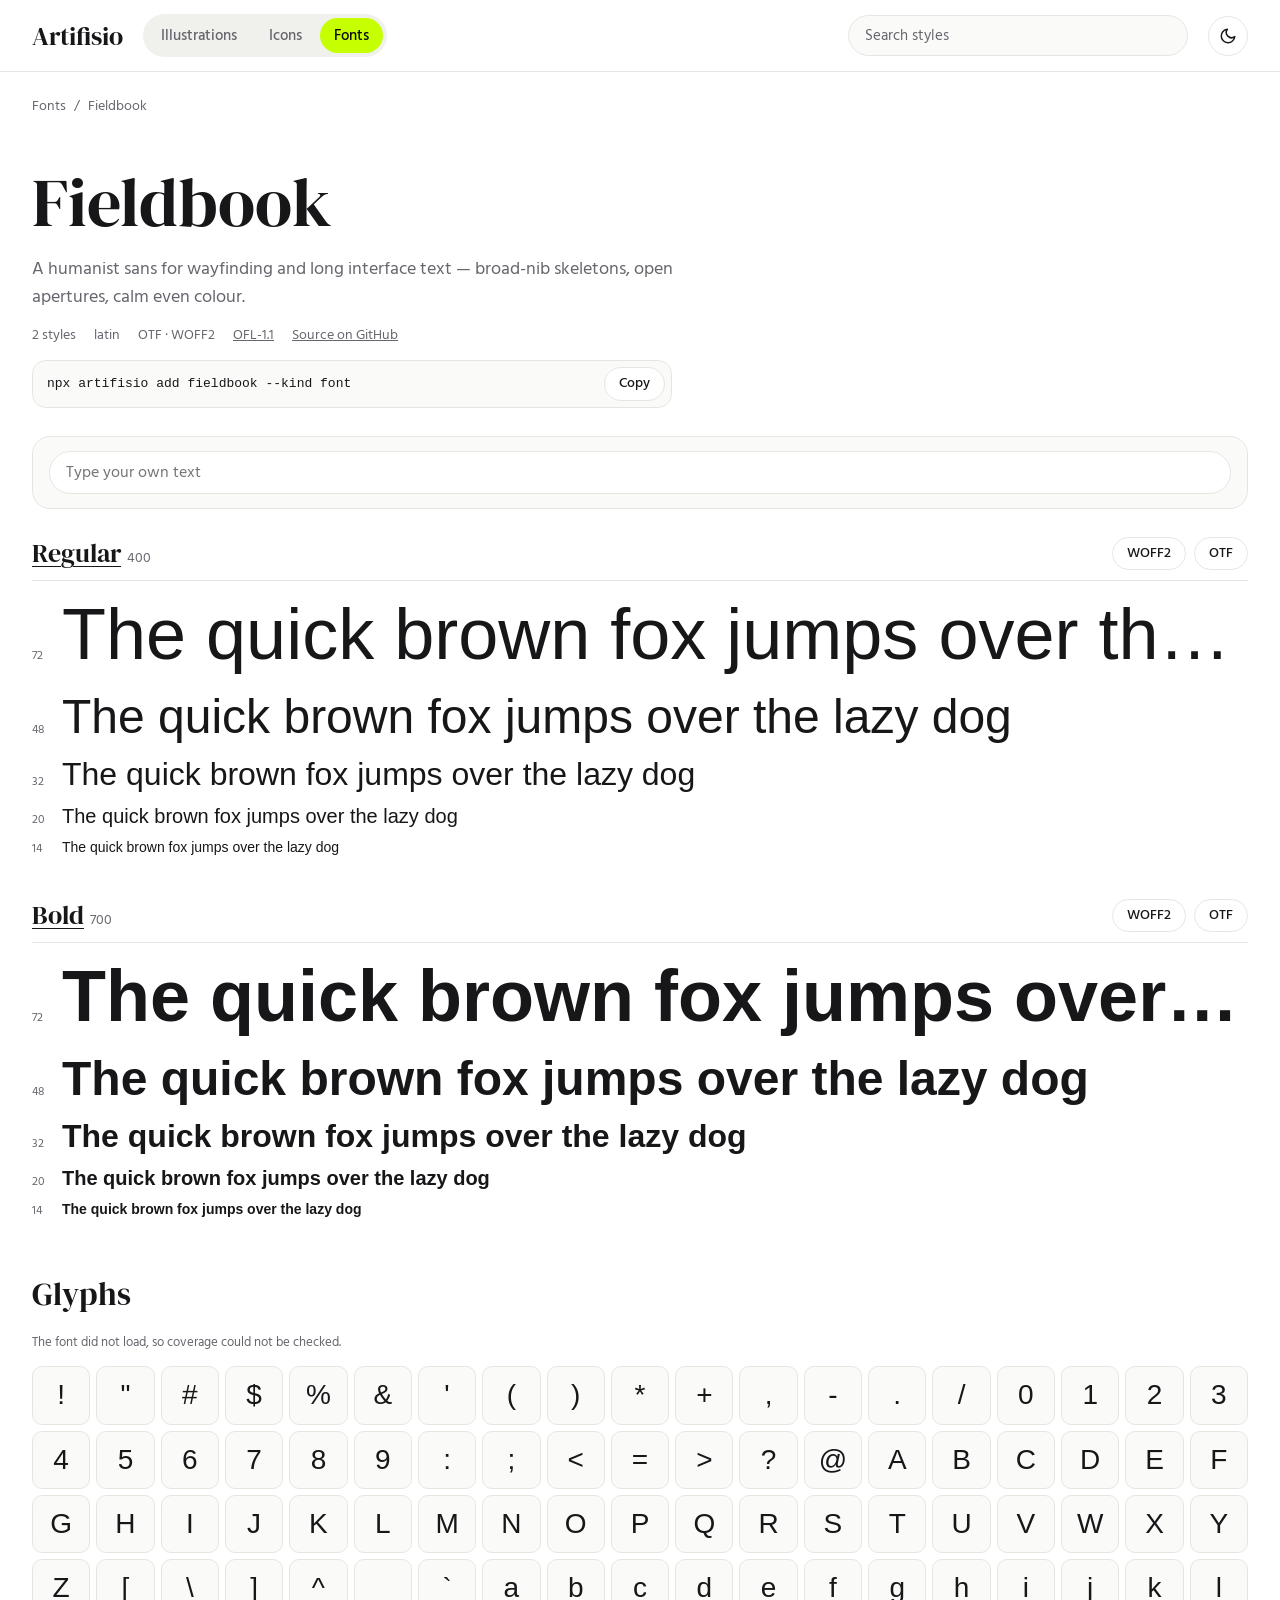
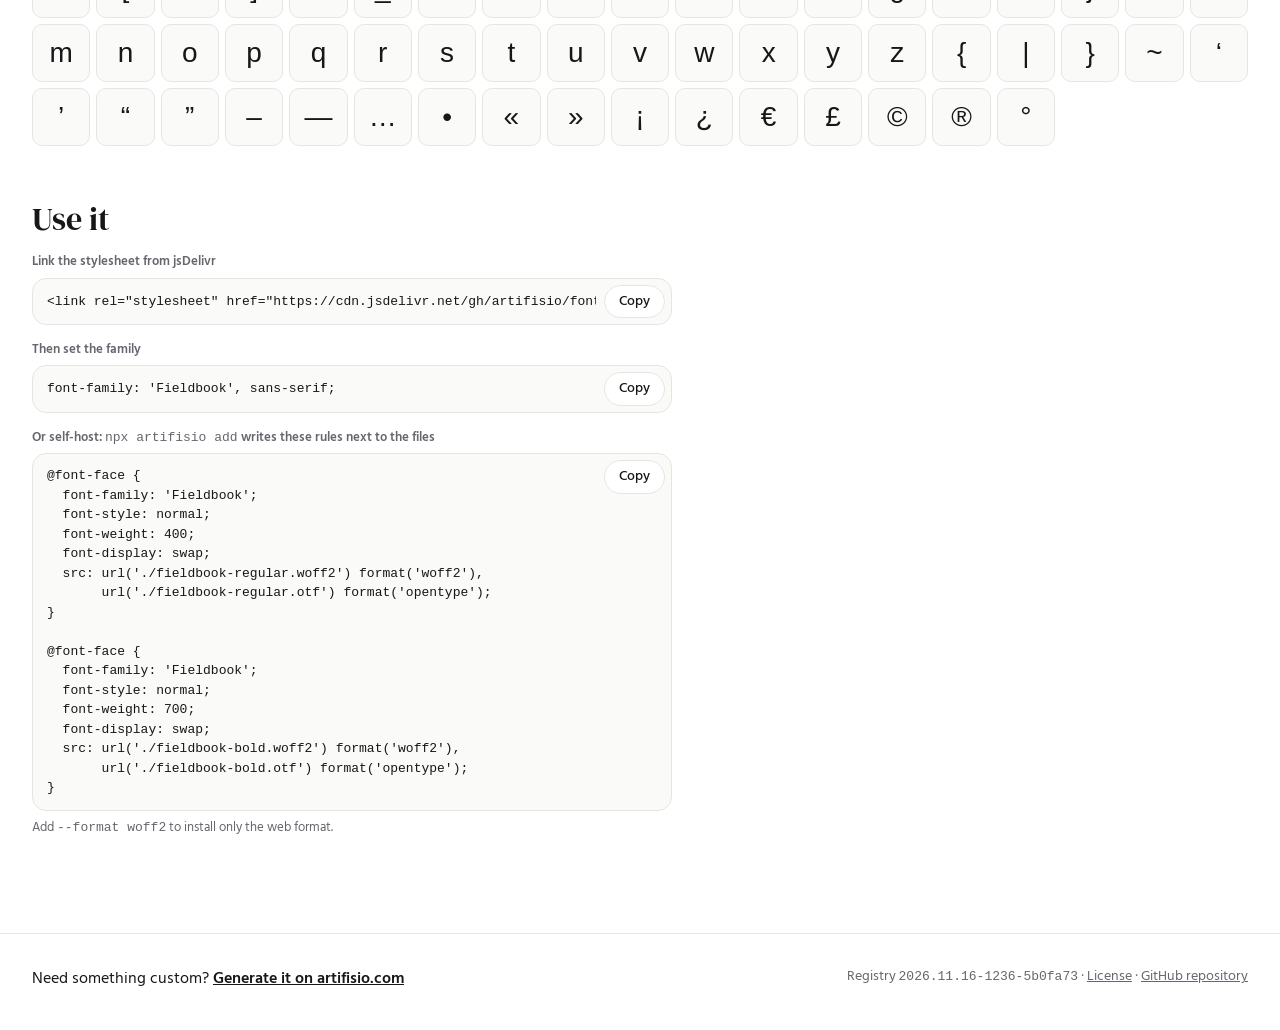
<file: docs/fieldbook/index.html>
<!DOCTYPE html>
<html lang="en" data-theme="light">
<head>
<meta charset="utf-8" />
<meta name="viewport" content="width=device-width, initial-scale=1" />
<title>Fieldbook · Fonts · Artifisio</title>
<meta name="description" content="A humanist sans for wayfinding and long interface text — broad-nib skeletons, open apertures, calm even colour." />
<link rel="canonical" href="https://artifisio.github.io/fonts/fieldbook/" />
<meta property="og:type" content="website" />
<meta property="og:site_name" content="Artifisio" />
<meta property="og:title" content="Fieldbook · Fonts · Artifisio" />
<meta property="og:description" content="A humanist sans for wayfinding and long interface text — broad-nib skeletons, open apertures, calm even colour." />
<meta property="og:url" content="https://artifisio.github.io/fonts/fieldbook/" />
<link rel="icon" type="image/png" href="https://artifisio.com/favicon-32x32.png" />
<script>document.documentElement.classList.add('js');try{const t=localStorage.getItem('artifisio-gallery-theme');if(t==='dark'||t==='light')document.documentElement.dataset.theme=t}catch{}</script>
<link rel="preconnect" href="https://fonts.googleapis.com" />
<link rel="preconnect" href="https://fonts.gstatic.com" crossorigin />
<link rel="stylesheet" href="https://fonts.googleapis.com/css2?family=DM+Serif+Display&family=Hind+Madurai:wght@400;500;600&display=swap" />
<link rel="preconnect" href="https://raw.githubusercontent.com" crossorigin />
<style>@font-face{font-family:'Fieldbook';font-style:normal;font-weight:400;font-display:swap;src:url('https://raw.githubusercontent.com/artifisio/fonts/main/sets/fieldbook/fieldbook-regular.woff2') format('woff2'),url('https://raw.githubusercontent.com/artifisio/fonts/main/sets/fieldbook/fieldbook-regular.otf') format('opentype')}
@font-face{font-family:'Fieldbook';font-style:normal;font-weight:700;font-display:swap;src:url('https://raw.githubusercontent.com/artifisio/fonts/main/sets/fieldbook/fieldbook-bold.woff2') format('woff2'),url('https://raw.githubusercontent.com/artifisio/fonts/main/sets/fieldbook/fieldbook-bold.otf') format('opentype')}</style>
<style>
:root{--ring:rgb(0 0 0/.14);--bg:#fff;--surface:#fafaf8;--raised:#fff;--canvas:#f3f3ef;--border:#e6e6e1;--text:#17171a;--muted:#66666e;--chip:#f0f0ec;--accent:#c5ff00;--accent-ink:#0b0b0c;--focus:#4f6600;--shadow:0 20px 50px rgb(0 0 0/.12);color-scheme:light}
[data-theme=dark]{--ring:rgb(255 255 255/.28);--bg:#0e0e10;--surface:#151517;--raised:#1b1b1e;--canvas:#e9e9e4;--border:#2b2b30;--text:#f4f4f5;--muted:#a1a1aa;--chip:#202024;--focus:#c5ff00;--shadow:0 20px 50px rgb(0 0 0/.5);color-scheme:dark}
*,*::before,*::after{box-sizing:border-box}
body{margin:0;background:var(--bg);color:var(--text);font:16px/1.55 'Hind Madurai',system-ui,-apple-system,'Segoe UI',sans-serif;-webkit-font-smoothing:antialiased}
h1,h2,h3{font-family:'DM Serif Display',Georgia,serif;font-weight:400;line-height:1.1;margin:0}
p{margin:0}
a{color:inherit}
:focus-visible{outline:2px solid var(--focus);outline-offset:2px}
code{font:13px/1.5 ui-monospace,SFMono-Regular,Menlo,Consolas,monospace}
[hidden]{display:none!important}
html:not(.js) .g-js{display:none!important}
.g-sr{position:absolute;width:1px;height:1px;overflow:hidden;clip-path:inset(50%);white-space:nowrap}
.g-wrap{max-width:1280px;margin:0 auto;padding-inline:16px}
.g-header{border-bottom:1px solid var(--border)}
.g-bar{display:flex;flex-wrap:wrap;align-items:center;gap:12px 20px;padding-top:14px;padding-bottom:14px}
.g-brand{font-family:'DM Serif Display',Georgia,serif;font-size:26px;line-height:1;text-decoration:none}
.g-kinds{order:2;flex-basis:100%;display:flex;gap:4px;padding:4px;background:var(--chip);border-radius:999px;width:max-content;max-width:100%}
.g-kinds a{flex:1;text-align:center;padding:6px 14px;border-radius:999px;text-decoration:none;font-size:15px;font-weight:500;color:var(--muted)}
.g-kinds a:hover{color:var(--text)}
.g-kinds a[aria-current]{background:var(--accent);color:var(--accent-ink)}
.g-search{order:3;flex-basis:100%}
.g-search input{width:100%;font:inherit;font-size:15px;color:var(--text);background:var(--surface);border:1px solid var(--border);border-radius:999px;padding:8px 16px}
.g-search input::placeholder{color:var(--muted)}
.g-theme{order:1;margin-left:auto}
@media (min-width:900px){
  .g-wrap{padding-inline:32px}
  .g-kinds{order:0;flex-basis:auto}
  .g-search{order:0;flex:1;flex-basis:auto;display:flex;justify-content:flex-end}
  .g-search input{max-width:340px}
  .g-theme{order:0;margin-left:0}
}
.g-btn{display:inline-flex;align-items:center;justify-content:center;gap:6px;border:1px solid var(--border);background:var(--raised);color:var(--text);border-radius:999px;padding:6px 14px;font:inherit;font-size:14px;font-weight:500;line-height:1.4;cursor:pointer;text-decoration:none;white-space:nowrap}
.g-btn:hover:not(:disabled){border-color:var(--text)}
.g-btn:disabled{opacity:.45;cursor:default}
.g-btn-primary{background:var(--accent);color:var(--accent-ink);border-color:var(--accent)}
.g-icon-btn{width:40px;height:40px;padding:0;font-size:18px}
.g-icon-btn svg{width:18px;height:18px}
[data-theme=dark] .g-moon,:root:not([data-theme=dark]) .g-sun{display:none}
.g-hero{padding:48px 0 28px;display:grid;grid-template-columns:minmax(0,1fr);gap:14px}
.g-hero h1{font-size:clamp(40px,7vw,68px)}
.g-lead{font-size:18px;color:var(--muted);max-width:68ch}
.g-hero p code{white-space:nowrap}
.g-crumbs{display:flex;gap:8px;font-size:14px;color:var(--muted);padding-top:24px}
.g-crumbs a{text-decoration:none}
.g-crumbs a:hover{color:var(--text);text-decoration:underline}
.g-facts{display:flex;flex-wrap:wrap;gap:6px 18px;list-style:none;margin:0;padding:0;font-size:14px;color:var(--muted)}
.g-copyrow{display:flex;align-items:center;gap:8px;max-width:640px;background:var(--surface);border:1px solid var(--border);border-radius:14px;padding:6px 6px 6px 14px}
.g-copyrow code{flex:1;min-width:0;overflow-x:auto;white-space:nowrap;scrollbar-width:none}
html:not(.js) .g-copyrow{padding-right:14px}
.g-chips{display:flex;flex-wrap:wrap;gap:8px;margin:0 0 24px}
@media (max-width:899px){.g-chips{flex-wrap:nowrap;overflow-x:auto;scrollbar-width:none;margin-right:-16px;padding-right:16px}}
.g-chip{flex:none;border:1px solid var(--border);background:transparent;color:var(--text);border-radius:999px;padding:4px 12px;font:inherit;font-size:14px;cursor:pointer}
.g-chip[aria-pressed=true]{background:var(--text);color:var(--bg);border-color:var(--text)}
.g-list{list-style:none;margin:0;padding:0}
.g-empty{color:var(--muted);text-align:center;padding:64px 0}
.g-badge{display:inline-block;font-size:12px;font-weight:600;line-height:1;padding:5px 8px;border-radius:999px;background:var(--accent);color:var(--accent-ink)}
.g-tag{display:inline-block;font-size:12px;line-height:1;padding:5px 8px;border-radius:999px;background:var(--chip);color:var(--muted)}
.g-label{display:block;font-size:13px;font-weight:600;color:var(--muted);margin-bottom:6px}
.g-note{font-size:13px;color:var(--muted);margin-top:6px}
.g-actions{display:flex;flex-wrap:wrap;gap:8px}
.g-box{display:grid;gap:12px;margin:0 0 28px;padding:14px 16px;background:var(--surface);border:1px solid var(--border);border-radius:18px}
.g-box-head{display:flex;align-items:center;justify-content:space-between;gap:12px}
.g-box h2{font-family:inherit;font-size:14px;font-weight:600;line-height:1;color:var(--muted)}
.g-swatches{display:flex;flex-wrap:wrap;gap:8px}
.g-swatch{display:inline-flex;align-items:center;gap:8px;padding:3px 12px 3px 3px;font-size:14px;background:var(--raised);border:1px solid var(--border);border-radius:999px;cursor:pointer}
.g-swatch:focus-within{outline:2px solid var(--focus);outline-offset:2px}
.g-swatch.is-changed{border-color:var(--text)}
.g-swatch small{font-size:12px;color:var(--muted)}
.g-swatch.is-changed small{display:none}
.g-swatch input{width:28px;height:28px;padding:0;border:0;border-radius:50%;background:none;cursor:pointer}
.g-swatch input:focus-visible{outline:none}
.g-swatch input::-webkit-color-swatch-wrapper{padding:0}
.g-swatch input::-webkit-color-swatch{border:1px solid var(--ring);border-radius:50%}
.g-swatch input::-moz-color-swatch{border:1px solid var(--ring);border-radius:50%}
.g-svg,.g-svg svg{display:block;width:100%;height:100%}
.g-panel{display:none;position:fixed;z-index:20;top:0;right:0;bottom:0;width:min(480px,100%);flex-direction:column;overflow-y:auto;background:var(--bg);border-left:1px solid var(--border);box-shadow:var(--shadow)}
.g-panel.is-open,html:not(.js) .g-panel:target{display:flex}
.g-panel-head{position:sticky;top:0;z-index:1;display:flex;align-items:center;justify-content:space-between;gap:12px;padding:14px 16px 14px 20px;background:var(--bg);border-bottom:1px solid var(--border)}
.g-panel-head h2{font-size:26px;overflow-wrap:anywhere}
.g-panel-body{display:grid;grid-template-columns:minmax(0,1fr);gap:22px;padding:20px}
.g-panel:focus{outline:none}
.g-backdrop{display:none;position:fixed;z-index:10;inset:0;background:rgb(0 0 0/.4)}
.g-panel-open .g-backdrop,html:not(.js) .g-panel:target~.g-backdrop{display:block}
html.g-panel-open{overflow:hidden}
.g-footer{margin-top:96px;border-top:1px solid var(--border);padding:32px 0 40px;font-size:14px;color:var(--muted)}
.g-footer .g-wrap{display:flex;flex-wrap:wrap;justify-content:space-between;gap:12px 32px}
.g-cta{color:var(--text);font-size:16px}
.g-cta a{font-weight:600}

.fnt-controls{display:flex;flex-wrap:wrap;align-items:center;gap:12px 24px}
.fnt-text{flex:1 1 260px}
.fnt-text input{width:100%;font:inherit;color:var(--text);background:var(--raised);border:1px solid var(--border);border-radius:999px;padding:8px 16px}
.fnt-range{display:flex;align-items:center;gap:10px;font-size:14px;color:var(--muted)}
.fnt-range input{width:160px;accent-color:var(--text)}
.fnt-range output{min-width:4ch;font-variant-numeric:tabular-nums}
.g-overview-font{border-top:1px solid var(--border)}
.g-overview-font>li{border-bottom:1px solid var(--border)}
.fnt-row{display:grid;gap:12px;padding:24px 0}
.fnt-head{display:flex;flex-wrap:wrap;align-items:center;gap:6px 14px}
.fnt-head h2{font-size:24px}
.fnt-head h2 a{text-decoration:none}
.fnt-head h2 a:hover{text-decoration:underline}
.fnt-style-head h2 a{text-decoration-thickness:1px;text-underline-offset:4px}
.fnt-meta{font-size:14px;color:var(--muted)}
.fnt-tags{display:flex;flex-wrap:wrap;gap:6px}
.fnt-sample-link{display:block;text-decoration:none;min-width:0}
.fnt-sample{display:block;font-size:var(--fnt-size,40px);line-height:1.2;overflow-wrap:anywhere}
.fnt-styles{display:grid;gap:40px}
.fnt-style{display:grid;gap:10px;min-width:0}
.fnt-style-head{display:flex;flex-wrap:wrap;align-items:center;justify-content:space-between;gap:10px;padding-bottom:10px;border-bottom:1px solid var(--border)}
.fnt-style-head h2{font-size:26px}
.fnt-style-head h2 span{font-family:'Hind Madurai',system-ui,sans-serif;font-size:14px;color:var(--muted)}
.fnt-line{display:flex;align-items:baseline;gap:16px;min-width:0}
.fnt-px{flex:none;width:2ch;font-size:12px;color:var(--muted);font-variant-numeric:tabular-nums}
.fnt-line .fnt-sample{min-width:0;white-space:nowrap;overflow:hidden;text-overflow:ellipsis}
.fnt-section{display:grid;grid-template-columns:minmax(0,1fr);gap:14px;margin-top:56px}
.fnt-section>h2{font-size:32px}
.fnt-glyph-grid{display:grid;gap:6px;grid-template-columns:repeat(auto-fill,minmax(56px,1fr))}
.fnt-glyph-grid li{display:grid;place-items:center;aspect-ratio:1;font-size:28px;line-height:1;background:var(--surface);border:1px solid var(--border);border-radius:10px}
.fnt-glyph-grid li.is-missing{color:var(--muted);border-style:dashed;background:repeating-linear-gradient(135deg,transparent 0 6px,var(--chip) 6px 12px)}
.g-copyrow:has(.fnt-css){align-items:flex-start}
.g-copyrow .fnt-css{white-space:pre;padding:6px 0}
.fnt-preview{display:grid;gap:12px;padding:24px;background:var(--surface);border:1px solid var(--border);border-radius:16px;font-size:24px;line-height:1.3;overflow-wrap:anywhere}
.fnt-aa{font-size:120px;line-height:1}
</style>
</head>
<body>
<header class="g-header">
  <div class="g-wrap g-bar">
    <a class="g-brand" href="https://artifisio.com">Artifisio</a>
    <nav class="g-kinds" aria-label="Registries"><a href="https://artifisio.github.io/illustrations/">Illustrations</a><a href="https://artifisio.github.io/icons/">Icons</a><a href="https://artifisio.github.io/fonts/" aria-current="page">Fonts</a></nav>
    <div class="g-search g-js"><label class="g-sr" for="g-search">Search styles</label><input id="g-search" type="search" placeholder="Search styles" autocomplete="off" /></div>
    <button type="button" class="g-btn g-icon-btn g-theme g-js" aria-label="Dark mode" aria-pressed="false"><svg class="g-moon" viewBox="0 0 24 24" fill="none" stroke="currentColor" stroke-width="2" stroke-linecap="round" stroke-linejoin="round" aria-hidden="true"><path d="M21 12.8A9 9 0 1 1 11.2 3a7 7 0 0 0 9.8 9.8z"/></svg><svg class="g-sun" viewBox="0 0 24 24" fill="none" stroke="currentColor" stroke-width="2" stroke-linecap="round" aria-hidden="true"><circle cx="12" cy="12" r="4"/><path d="M12 2v2M12 20v2M4.9 4.9l1.4 1.4M17.7 17.7l1.4 1.4M2 12h2M20 12h2M4.9 19.1l1.4-1.4M17.7 6.3l1.4-1.4"/></svg></button>
  </div>
</header>
<main class="g-wrap">
<nav class="g-crumbs" aria-label="Breadcrumb"><a href="../">Fonts</a><span aria-hidden="true">/</span><span aria-current="page">Fieldbook</span></nav>
<section class="g-hero">
  <h1>Fieldbook</h1>
  <p class="g-lead">A humanist sans for wayfinding and long interface text — broad-nib skeletons, open apertures, calm even colour.</p>
  <ul class="g-facts"><li>2 styles</li><li>latin</li><li>OTF · WOFF2</li><li><a href="https://openfontlicense.org">OFL-1.1</a></li><li><a href="https://github.com/artifisio/fonts/tree/main/sets/fieldbook">Source on GitHub</a></li></ul>
  <div class="g-copyrow"><code class="g-install">npx artifisio add fieldbook --kind font</code><button type="button" class="g-btn g-copy g-js">Copy</button></div>
</section>
<section class="g-box fnt-controls g-js" aria-label="Preview">
  <label class="fnt-text"><span class="g-sr">Preview text</span><input id="fnt-text" type="text" placeholder="Type your own text" autocomplete="off" /></label>
</section>
<div class="fnt-styles">
<section class="fnt-style" data-search="regular 400">
  <div class="fnt-style-head"><h2><a href="#regular">Regular</a> <span>400</span></h2><div class="g-actions"><a class="g-btn" href="https://raw.githubusercontent.com/artifisio/fonts/main/sets/fieldbook/fieldbook-regular.woff2" download>WOFF2</a><a class="g-btn" href="https://raw.githubusercontent.com/artifisio/fonts/main/sets/fieldbook/fieldbook-regular.otf" download>OTF</a></div></div>
  <div class="fnt-line"><span class="fnt-px">72</span><span class="fnt-sample" style="font-family:'Fieldbook',sans-serif;font-weight:400;font-style:normal;font-size:72px">The quick brown fox jumps over the lazy dog</span></div><div class="fnt-line"><span class="fnt-px">48</span><span class="fnt-sample" style="font-family:'Fieldbook',sans-serif;font-weight:400;font-style:normal;font-size:48px">The quick brown fox jumps over the lazy dog</span></div><div class="fnt-line"><span class="fnt-px">32</span><span class="fnt-sample" style="font-family:'Fieldbook',sans-serif;font-weight:400;font-style:normal;font-size:32px">The quick brown fox jumps over the lazy dog</span></div><div class="fnt-line"><span class="fnt-px">20</span><span class="fnt-sample" style="font-family:'Fieldbook',sans-serif;font-weight:400;font-style:normal;font-size:20px">The quick brown fox jumps over the lazy dog</span></div><div class="fnt-line"><span class="fnt-px">14</span><span class="fnt-sample" style="font-family:'Fieldbook',sans-serif;font-weight:400;font-style:normal;font-size:14px">The quick brown fox jumps over the lazy dog</span></div>
</section>
<section class="fnt-style" data-search="bold 700">
  <div class="fnt-style-head"><h2><a href="#bold">Bold</a> <span>700</span></h2><div class="g-actions"><a class="g-btn" href="https://raw.githubusercontent.com/artifisio/fonts/main/sets/fieldbook/fieldbook-bold.woff2" download>WOFF2</a><a class="g-btn" href="https://raw.githubusercontent.com/artifisio/fonts/main/sets/fieldbook/fieldbook-bold.otf" download>OTF</a></div></div>
  <div class="fnt-line"><span class="fnt-px">72</span><span class="fnt-sample" style="font-family:'Fieldbook',sans-serif;font-weight:700;font-style:normal;font-size:72px">The quick brown fox jumps over the lazy dog</span></div><div class="fnt-line"><span class="fnt-px">48</span><span class="fnt-sample" style="font-family:'Fieldbook',sans-serif;font-weight:700;font-style:normal;font-size:48px">The quick brown fox jumps over the lazy dog</span></div><div class="fnt-line"><span class="fnt-px">32</span><span class="fnt-sample" style="font-family:'Fieldbook',sans-serif;font-weight:700;font-style:normal;font-size:32px">The quick brown fox jumps over the lazy dog</span></div><div class="fnt-line"><span class="fnt-px">20</span><span class="fnt-sample" style="font-family:'Fieldbook',sans-serif;font-weight:700;font-style:normal;font-size:20px">The quick brown fox jumps over the lazy dog</span></div><div class="fnt-line"><span class="fnt-px">14</span><span class="fnt-sample" style="font-family:'Fieldbook',sans-serif;font-weight:700;font-style:normal;font-size:14px">The quick brown fox jumps over the lazy dog</span></div>
</section>
</div>
<section class="fnt-section" aria-labelledby="fnt-glyphs-title">
  <h2 id="fnt-glyphs-title">Glyphs</h2>
  <p class="g-note g-js fnt-coverage">Checking coverage…</p>
  <ul class="g-list fnt-glyph-grid" data-family="Fieldbook" data-weight="400" style="font-family:'Fieldbook',sans-serif;font-weight:400;font-style:normal"><li title="U+0021">!</li><li title="U+0022">&quot;</li><li title="U+0023">#</li><li title="U+0024">$</li><li title="U+0025">%</li><li title="U+0026">&amp;</li><li title="U+0027">'</li><li title="U+0028">(</li><li title="U+0029">)</li><li title="U+002A">*</li><li title="U+002B">+</li><li title="U+002C">,</li><li title="U+002D">-</li><li title="U+002E">.</li><li title="U+002F">/</li><li title="U+0030">0</li><li title="U+0031">1</li><li title="U+0032">2</li><li title="U+0033">3</li><li title="U+0034">4</li><li title="U+0035">5</li><li title="U+0036">6</li><li title="U+0037">7</li><li title="U+0038">8</li><li title="U+0039">9</li><li title="U+003A">:</li><li title="U+003B">;</li><li title="U+003C">&lt;</li><li title="U+003D">=</li><li title="U+003E">&gt;</li><li title="U+003F">?</li><li title="U+0040">@</li><li title="U+0041">A</li><li title="U+0042">B</li><li title="U+0043">C</li><li title="U+0044">D</li><li title="U+0045">E</li><li title="U+0046">F</li><li title="U+0047">G</li><li title="U+0048">H</li><li title="U+0049">I</li><li title="U+004A">J</li><li title="U+004B">K</li><li title="U+004C">L</li><li title="U+004D">M</li><li title="U+004E">N</li><li title="U+004F">O</li><li title="U+0050">P</li><li title="U+0051">Q</li><li title="U+0052">R</li><li title="U+0053">S</li><li title="U+0054">T</li><li title="U+0055">U</li><li title="U+0056">V</li><li title="U+0057">W</li><li title="U+0058">X</li><li title="U+0059">Y</li><li title="U+005A">Z</li><li title="U+005B">[</li><li title="U+005C">\</li><li title="U+005D">]</li><li title="U+005E">^</li><li title="U+005F">_</li><li title="U+0060">`</li><li title="U+0061">a</li><li title="U+0062">b</li><li title="U+0063">c</li><li title="U+0064">d</li><li title="U+0065">e</li><li title="U+0066">f</li><li title="U+0067">g</li><li title="U+0068">h</li><li title="U+0069">i</li><li title="U+006A">j</li><li title="U+006B">k</li><li title="U+006C">l</li><li title="U+006D">m</li><li title="U+006E">n</li><li title="U+006F">o</li><li title="U+0070">p</li><li title="U+0071">q</li><li title="U+0072">r</li><li title="U+0073">s</li><li title="U+0074">t</li><li title="U+0075">u</li><li title="U+0076">v</li><li title="U+0077">w</li><li title="U+0078">x</li><li title="U+0079">y</li><li title="U+007A">z</li><li title="U+007B">{</li><li title="U+007C">|</li><li title="U+007D">}</li><li title="U+007E">~</li><li title="U+2018">‘</li><li title="U+2019">’</li><li title="U+201C">“</li><li title="U+201D">”</li><li title="U+2013">–</li><li title="U+2014">—</li><li title="U+2026">…</li><li title="U+2022">•</li><li title="U+00AB">«</li><li title="U+00BB">»</li><li title="U+00A1">¡</li><li title="U+00BF">¿</li><li title="U+20AC">€</li><li title="U+00A3">£</li><li title="U+00A9">©</li><li title="U+00AE">®</li><li title="U+00B0">°</li></ul>
</section>
<section class="fnt-section" aria-labelledby="fnt-use-title">
  <h2 id="fnt-use-title">Use it</h2>
  <div><span class="g-label">Link the stylesheet from jsDelivr</span><div class="g-copyrow"><code>&lt;link rel=&quot;stylesheet&quot; href=&quot;https://cdn.jsdelivr.net/gh/artifisio/fonts@main/sets/fieldbook/fieldbook.css&quot; /&gt;</code><button type="button" class="g-btn g-copy g-js">Copy</button></div></div>
  <div><span class="g-label">Then set the family</span><div class="g-copyrow"><code>font-family: 'Fieldbook', sans-serif;</code><button type="button" class="g-btn g-copy g-js">Copy</button></div></div>
  <div><span class="g-label">Or self-host: <code>npx artifisio add</code> writes these rules next to the files</span><div class="g-copyrow"><code class="fnt-css">@font-face {
  font-family: 'Fieldbook';
  font-style: normal;
  font-weight: 400;
  font-display: swap;
  src: url('./fieldbook-regular.woff2') format('woff2'),
       url('./fieldbook-regular.otf') format('opentype');
}

@font-face {
  font-family: 'Fieldbook';
  font-style: normal;
  font-weight: 700;
  font-display: swap;
  src: url('./fieldbook-bold.woff2') format('woff2'),
       url('./fieldbook-bold.otf') format('opentype');
}</code><button type="button" class="g-btn g-copy g-js">Copy</button></div><p class="g-note">Add <code>--format woff2</code> to install only the web format.</p></div>
</section>
<p class="g-empty" hidden>Nothing matches your search.</p>
</main>
<div class="g-panels">
<section class="g-panel" id="regular" role="dialog" aria-labelledby="regular-title">
  <div class="g-panel-head"><h2 id="regular-title">Fieldbook Regular</h2><a class="g-btn g-icon-btn g-close" href="#" aria-label="Close">✕</a></div>
  <div class="g-panel-body"><div class="fnt-preview" style="font-family:'Fieldbook',sans-serif;font-weight:400;font-style:normal"><span class="fnt-aa">Aa</span><span>ABCDEFGHIJKLM<br />abcdefghijklm<br />0123456789</span></div>
<div><span class="g-label">Download</span><div class="g-actions"><a class="g-btn" href="https://raw.githubusercontent.com/artifisio/fonts/main/sets/fieldbook/fieldbook-regular.woff2" download>WOFF2</a><a class="g-btn" href="https://raw.githubusercontent.com/artifisio/fonts/main/sets/fieldbook/fieldbook-regular.otf" download>OTF</a></div></div>
<div><span class="g-label">File URL</span><div class="g-copyrow"><code>https://raw.githubusercontent.com/artifisio/fonts/main/sets/fieldbook/fieldbook-regular.woff2</code><button type="button" class="g-btn g-copy g-js">Copy</button></div></div>
<div><span class="g-label">Install the family</span><div class="g-copyrow"><code class="g-install">npx artifisio add fieldbook --kind font</code><button type="button" class="g-btn g-copy g-js">Copy</button></div><p class="g-note">The CLI installs every style with a ready-made stylesheet and writes ATTRIBUTION.md.</p></div></div>
</section>
<section class="g-panel" id="bold" role="dialog" aria-labelledby="bold-title">
  <div class="g-panel-head"><h2 id="bold-title">Fieldbook Bold</h2><a class="g-btn g-icon-btn g-close" href="#" aria-label="Close">✕</a></div>
  <div class="g-panel-body"><div class="fnt-preview" style="font-family:'Fieldbook',sans-serif;font-weight:700;font-style:normal"><span class="fnt-aa">Aa</span><span>ABCDEFGHIJKLM<br />abcdefghijklm<br />0123456789</span></div>
<div><span class="g-label">Download</span><div class="g-actions"><a class="g-btn" href="https://raw.githubusercontent.com/artifisio/fonts/main/sets/fieldbook/fieldbook-bold.woff2" download>WOFF2</a><a class="g-btn" href="https://raw.githubusercontent.com/artifisio/fonts/main/sets/fieldbook/fieldbook-bold.otf" download>OTF</a></div></div>
<div><span class="g-label">File URL</span><div class="g-copyrow"><code>https://raw.githubusercontent.com/artifisio/fonts/main/sets/fieldbook/fieldbook-bold.woff2</code><button type="button" class="g-btn g-copy g-js">Copy</button></div></div>
<div><span class="g-label">Install the family</span><div class="g-copyrow"><code class="g-install">npx artifisio add fieldbook --kind font</code><button type="button" class="g-btn g-copy g-js">Copy</button></div><p class="g-note">The CLI installs every style with a ready-made stylesheet and writes ATTRIBUTION.md.</p></div></div>
</section>
<a class="g-backdrop g-close" href="#" tabindex="-1" aria-hidden="true"></a>
</div>
<footer class="g-footer">
  <div class="g-wrap">
    <p class="g-cta">Need something custom? <a href="https://artifisio.com">Generate it on artifisio.com</a></p>
    <p>Registry <code>2026.11.16-1236-5b0fa73</code> · <a href="https://github.com/artifisio/fonts/blob/main/LICENSE">License</a> · <a href="https://github.com/artifisio/fonts">GitHub repository</a></p>
  </div>
</footer>
<script>
(() => {
  const root = document.documentElement
  const all = (sel) => [...document.querySelectorAll(sel)]
  const matches = (text,q)=>q.split(/\s+/).every(t=>text.includes(t))

  const theme = document.querySelector('.g-theme')
  const syncTheme = () => theme.setAttribute('aria-pressed', String(root.dataset.theme === 'dark'))
  theme.addEventListener('click', () => {
    root.dataset.theme = root.dataset.theme === 'dark' ? 'light' : 'dark'
    try { localStorage.setItem('artifisio-gallery-theme', root.dataset.theme) } catch {}
    syncTheme()
  })
  syncTheme()

  const search = document.getElementById('g-search')
  const empty = document.querySelector('.g-empty')
  let tag = ''
  function filter() {
    const q = search.value.trim().toLowerCase()
    let shown = 0
    for (const el of all('[data-search]')) {
      const ok = matches(el.dataset.search, q) && (!tag || (el.dataset.tags || '').split(' ').includes(tag))
      el.hidden = !ok
      if (ok) shown++
    }
    if (empty) empty.hidden = shown > 0
    document.dispatchEvent(new CustomEvent('gallery:filter', { detail: { q, tag } }))
  }
  search.addEventListener('input', filter)
  const initial = new URLSearchParams(location.search).get('q')
  if (initial) {
    search.value = initial
    filter()
  }
  for (const chip of all('.g-chips .g-chip')) {
    chip.addEventListener('click', () => {
      tag = chip.dataset.tag
      for (const c of all('.g-chips .g-chip')) c.setAttribute('aria-pressed', String(c === chip))
      filter()
    })
  }

  async function copy(text, button) {
    try { await navigator.clipboard.writeText(text) } catch { return }
    button.dataset.label ??= button.textContent
    button.textContent = 'Copied'
    clearTimeout(button.copyTimer)
    button.copyTimer = setTimeout(() => { button.textContent = button.dataset.label }, 1400)
  }
  document.addEventListener('click', (e) => {
    const button = e.target.closest('.g-copy')
    if (button) copy(button.dataset.copy ?? button.closest('.g-copyrow').querySelector('code').textContent, button)
  })

  window.gallery = { copy, matches }

  let open = null
  let opener = null
  let pushed = false
  function show(id) {
    const panel = id ? document.getElementById(id) : null
    const next = panel && panel.classList.contains('g-panel') ? panel : null
    const prev = open
    if (open && open !== next) open.classList.remove('is-open')
    open = next
    root.classList.toggle('g-panel-open', !!next)
    if (!next) {
      if (prev && opener) opener.focus()
      return
    }
    next.classList.add('is-open')
    next.querySelector('.g-close').focus()
    document.dispatchEvent(new CustomEvent('gallery:panel', { detail: next }))
  }
  function close() {
    if (!open) return
    // Undo our own push so open + close leaves history as it was.
    if (pushed) return history.back()
    history.replaceState(null, '', location.pathname + location.search)
    show(null)
  }
  const fromHash = () => {
    pushed = false
    show(decodeURIComponent(location.hash.slice(1)))
  }
  document.addEventListener('click', (e) => {
    const link = e.target.closest('a[href^="#"]')
    if (!link) return
    if (link.classList.contains('g-close')) {
      e.preventDefault()
      close()
      return
    }
    const id = decodeURIComponent(link.getAttribute('href').slice(1))
    if (!document.getElementById(id)?.classList.contains('g-panel')) return
    e.preventDefault()
    opener = link
    if (open) history.replaceState(null, '', '#' + id)
    else {
      history.pushState(null, '', '#' + id)
      pushed = true
    }
    show(id)
  })
  document.addEventListener('keydown', (e) => { if (e.key === 'Escape') close() })
  addEventListener('popstate', fromHash)
  addEventListener('hashchange', fromHash)
  fromHash()
})()
</script>
<script>
(() => {
  const texts = new Map()
  const svgText = (src) => {
    if (!texts.has(src)) texts.set(src, fetch(src).then((r) => (r.ok ? r.text() : Promise.reject(new Error(r.status)))))
    return texts.get(src)
  }
  let seq = 0
  // Inline so --artf-* vars reach the paths; prefix ids so gradients from different SVGs don't collide.
  async function inline(img) {
    const p = 'a' + seq++ + '-'
    const text = (await svgText(img.dataset.svg)).replace(/(\s)id="/g, '$1id="' + p).replace(/url\(#/g, 'url(#' + p).replace(/href="#/g, 'href="#' + p)
    const host = document.createElement('span')
    host.className = 'g-svg'
    if (img.alt) {
      host.setAttribute('role', 'img')
      host.setAttribute('aria-label', img.alt)
    } else host.setAttribute('aria-hidden', 'true')
    host.innerHTML = text
    if (img.isConnected) img.replaceWith(host)
  }
  const inlineIn = (scope) => { for (const img of scope.querySelectorAll('img[data-svg]')) inline(img).catch(() => {}) }
  window.gallery.inline = inlineIn

  const inputs = [...document.querySelectorAll('.g-palette input[type=color]')]
  const changed = () => inputs.filter((i) => i.value !== i.dataset.default)
  document.addEventListener('click', async (e) => {
    const button = e.target.closest('.g-copy-svg')
    if (!button) return
    const vars = changed().map((i) => '--artf-' + i.dataset.slot + ': ' + i.value).join('; ')
    let text = await svgText(button.dataset.src)
    if (vars) text = /<svg[^>]*\sstyle="/.test(text) ? text.replace(/(<svg[^>]*\sstyle=")/, '$1' + vars + '; ') : text.replace(/<svg\b/, '<svg style="' + vars + '"')
    window.gallery.copy(text, button)
  })
  const toHex = (rgb) => '#' + rgb.match(/[\d.]+/g).slice(0, 3).map((n) => Math.round(n).toString(16).padStart(2, '0')).join('')
  // A currentColor slot defaults to the text colour, so its swatch shows what renders until it is changed.
  function syncTextSlots() {
    if (!inputs.length) return
    for (const i of inputs.filter((i) => 'text' in i.dataset)) {
      const unchanged = i.value === i.dataset.default
      i.dataset.default = toHex(getComputedStyle(document.body).color)
      if (unchanged) i.value = i.dataset.default
    }
    update()
  }
  const reset = document.querySelector('.g-reset')
  const installs = [...document.querySelectorAll('.g-install')]
  const command = installs[0]?.textContent
  let themed = false
  function update() {
    const diff = changed()
    for (const i of inputs) {
      const on = diff.includes(i)
      i.closest('.g-swatch').classList.toggle('is-changed', on)
      if (on) document.body.style.setProperty('--artf-' + i.dataset.slot, i.value)
      else document.body.style.removeProperty('--artf-' + i.dataset.slot)
    }
    const colors = diff.map((i) => i.dataset.slot + '=' + i.value).join(',')
    for (const el of installs) el.textContent = command + (colors ? ' --colors "' + colors + '"' : '')
    reset.disabled = !diff.length
    if (diff.length && !themed) {
      themed = true
      inlineIn(document.querySelector('main'))
      const open = document.querySelector('.g-panel.is-open')
      if (open) inlineIn(open)
    }
  }
  for (const i of inputs) i.addEventListener('input', update)
  reset?.addEventListener('click', () => {
    for (const i of inputs) i.value = i.dataset.default
    update()
  })
  document.addEventListener('gallery:panel', (e) => { if (themed) inlineIn(e.detail) })
  new MutationObserver(syncTextSlots).observe(document.documentElement, { attributeFilter: ['data-theme'] })
  syncTextSlots()
})()
;
(() => {
  const samples = [...document.querySelectorAll('.fnt-sample')]
  const defaults = samples.map((s) => s.textContent)
  const text = document.getElementById('fnt-text')
  const size = document.getElementById('fnt-size')
  const output = document.querySelector('.fnt-size-out')
  const setText = () => samples.forEach((s, i) => { s.textContent = text.value || defaults[i] })
  const setSize = () => {
    document.querySelector('main').style.setProperty('--fnt-size', size.value + 'px')
    output.textContent = size.value + 'px'
  }
  text.addEventListener('input', setText)
  size?.addEventListener('input', setSize)
  // Back navigation restores the inputs, not the samples.
  if (text.value) setText()
  if (size) setSize()
})()
;
(async () => {
  const grid = document.querySelector('.fnt-glyph-grid')
  const summary = document.querySelector('.fnt-coverage')
  const face = grid.dataset.weight + ' 32px "' + grid.dataset.family.replace(/["\\]/g, '\\$&') + '"'
  const cells = [...grid.children]
  try {
    if (!(await document.fonts.load(face, cells.map((c) => c.textContent).join(''))).length) throw new Error('not loaded')
  } catch {
    summary.textContent = 'The font did not load, so coverage could not be checked.'
    return
  }
  const canvas = document.createElement('canvas')
  canvas.width = canvas.height = 64
  const ctx = canvas.getContext('2d', { willReadFrequently: true })
  const draw = (ch, fallback) => {
    ctx.clearRect(0, 0, 64, 64)
    ctx.font = face + ', ' + fallback
    ctx.fillText(ch, 8, 44)
    return ctx.getImageData(0, 0, 64, 64).data.join()
  }
  let missing = 0
  for (const cell of cells) {
    const ch = cell.textContent
    const mono = draw(ch, 'monospace')
    const gone = mono !== draw(ch, 'serif') || mono !== draw(ch, 'sans-serif')
    cell.classList.toggle('is-missing', gone)
    if (gone) {
      missing++
      cell.title += ' · not in this font'
    }
  }
  summary.textContent = (cells.length - missing) + ' of ' + cells.length + ' characters covered' + (missing ? '; hatched ones are missing and drawn in a fallback font.' : '.')
})()
</script>
</body>
</html>
</file>
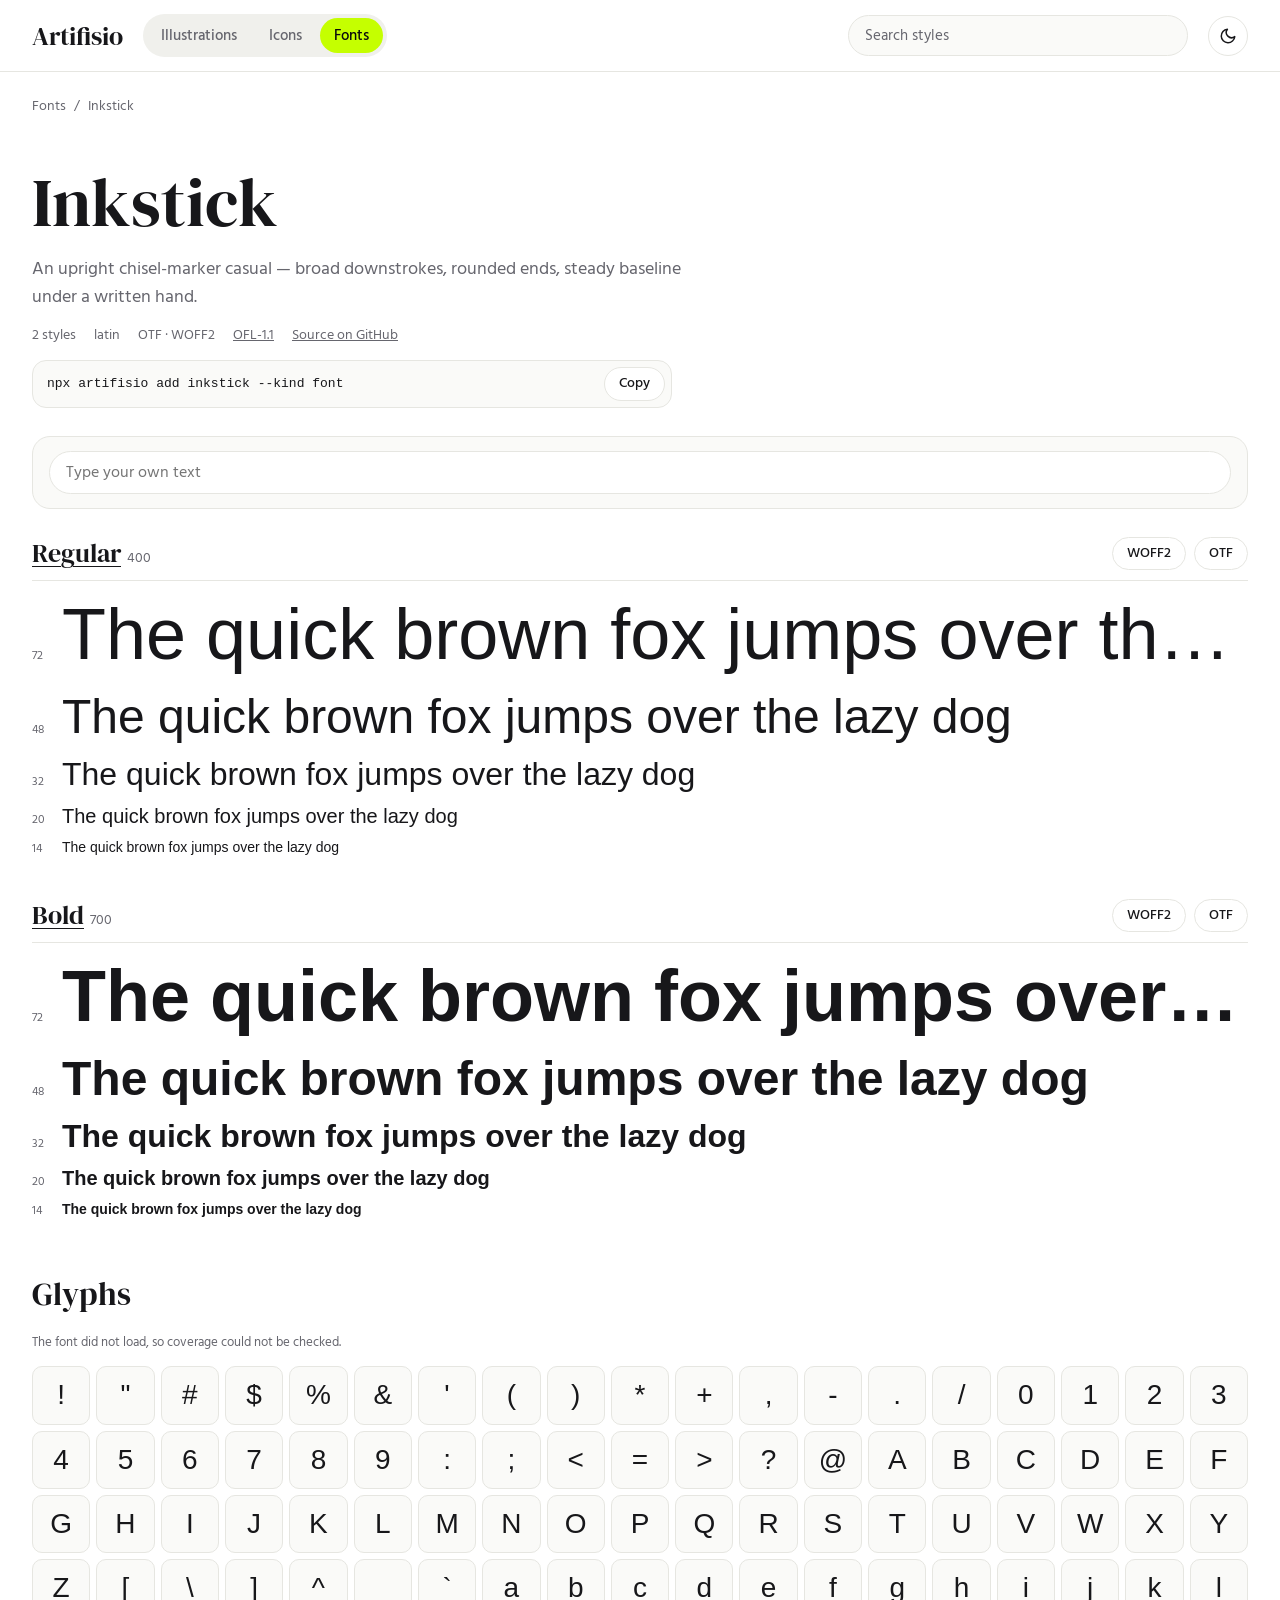
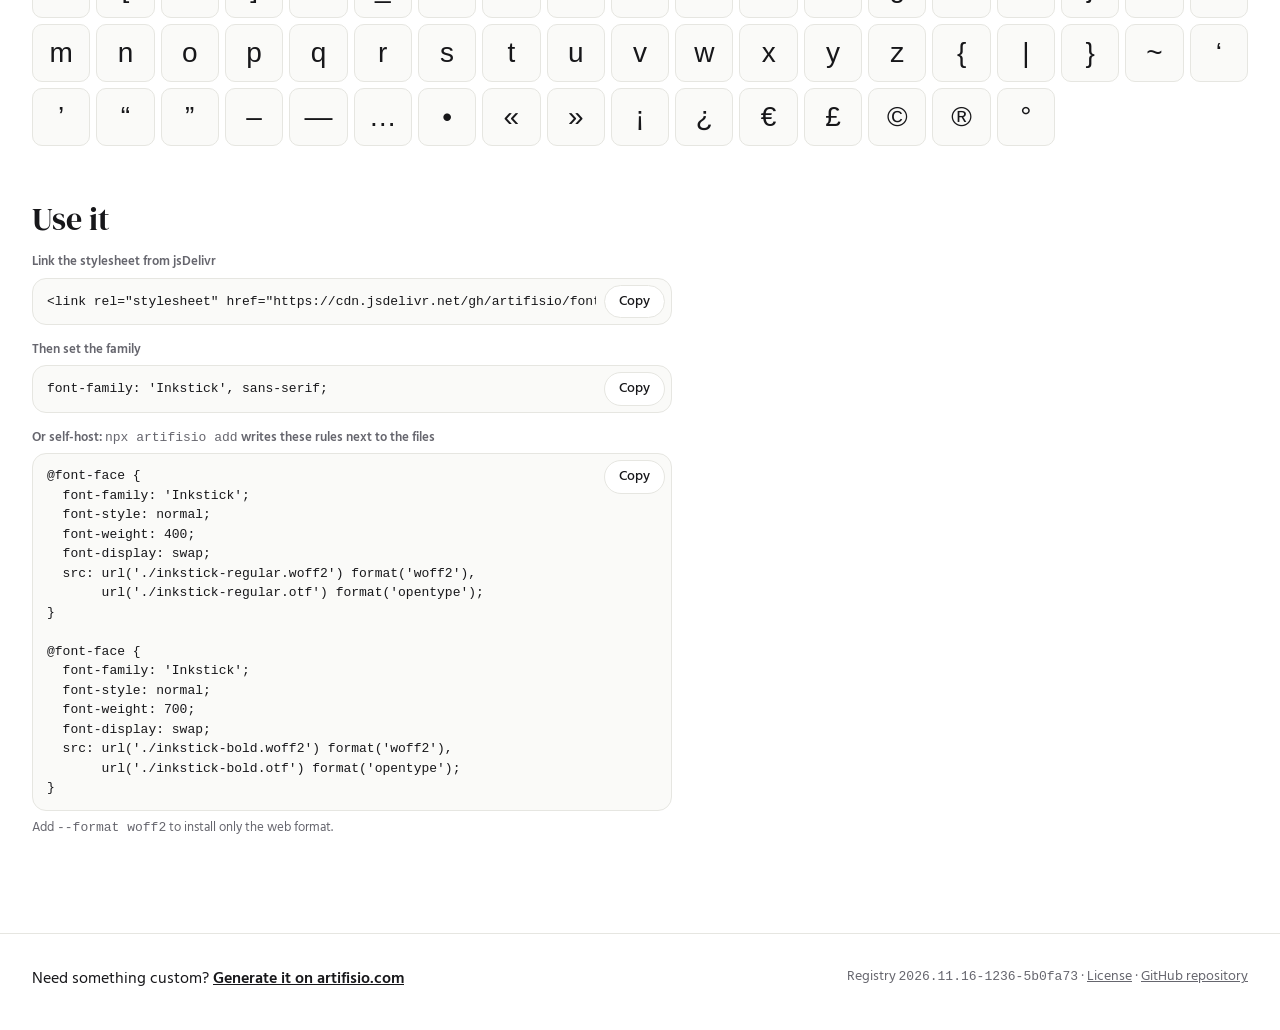
<file: docs/inkstick/index.html>
<!DOCTYPE html>
<html lang="en" data-theme="light">
<head>
<meta charset="utf-8" />
<meta name="viewport" content="width=device-width, initial-scale=1" />
<title>Inkstick · Fonts · Artifisio</title>
<meta name="description" content="An upright chisel-marker casual — broad downstrokes, rounded ends, steady baseline under a written hand." />
<link rel="canonical" href="https://artifisio.github.io/fonts/inkstick/" />
<meta property="og:type" content="website" />
<meta property="og:site_name" content="Artifisio" />
<meta property="og:title" content="Inkstick · Fonts · Artifisio" />
<meta property="og:description" content="An upright chisel-marker casual — broad downstrokes, rounded ends, steady baseline under a written hand." />
<meta property="og:url" content="https://artifisio.github.io/fonts/inkstick/" />
<link rel="icon" type="image/png" href="https://artifisio.com/favicon-32x32.png" />
<script>document.documentElement.classList.add('js');try{const t=localStorage.getItem('artifisio-gallery-theme');if(t==='dark'||t==='light')document.documentElement.dataset.theme=t}catch{}</script>
<link rel="preconnect" href="https://fonts.googleapis.com" />
<link rel="preconnect" href="https://fonts.gstatic.com" crossorigin />
<link rel="stylesheet" href="https://fonts.googleapis.com/css2?family=DM+Serif+Display&family=Hind+Madurai:wght@400;500;600&display=swap" />
<link rel="preconnect" href="https://raw.githubusercontent.com" crossorigin />
<style>@font-face{font-family:'Inkstick';font-style:normal;font-weight:400;font-display:swap;src:url('https://raw.githubusercontent.com/artifisio/fonts/main/sets/inkstick/inkstick-regular.woff2') format('woff2'),url('https://raw.githubusercontent.com/artifisio/fonts/main/sets/inkstick/inkstick-regular.otf') format('opentype')}
@font-face{font-family:'Inkstick';font-style:normal;font-weight:700;font-display:swap;src:url('https://raw.githubusercontent.com/artifisio/fonts/main/sets/inkstick/inkstick-bold.woff2') format('woff2'),url('https://raw.githubusercontent.com/artifisio/fonts/main/sets/inkstick/inkstick-bold.otf') format('opentype')}</style>
<style>
:root{--ring:rgb(0 0 0/.14);--bg:#fff;--surface:#fafaf8;--raised:#fff;--canvas:#f3f3ef;--border:#e6e6e1;--text:#17171a;--muted:#66666e;--chip:#f0f0ec;--accent:#c5ff00;--accent-ink:#0b0b0c;--focus:#4f6600;--shadow:0 20px 50px rgb(0 0 0/.12);color-scheme:light}
[data-theme=dark]{--ring:rgb(255 255 255/.28);--bg:#0e0e10;--surface:#151517;--raised:#1b1b1e;--canvas:#e9e9e4;--border:#2b2b30;--text:#f4f4f5;--muted:#a1a1aa;--chip:#202024;--focus:#c5ff00;--shadow:0 20px 50px rgb(0 0 0/.5);color-scheme:dark}
*,*::before,*::after{box-sizing:border-box}
body{margin:0;background:var(--bg);color:var(--text);font:16px/1.55 'Hind Madurai',system-ui,-apple-system,'Segoe UI',sans-serif;-webkit-font-smoothing:antialiased}
h1,h2,h3{font-family:'DM Serif Display',Georgia,serif;font-weight:400;line-height:1.1;margin:0}
p{margin:0}
a{color:inherit}
:focus-visible{outline:2px solid var(--focus);outline-offset:2px}
code{font:13px/1.5 ui-monospace,SFMono-Regular,Menlo,Consolas,monospace}
[hidden]{display:none!important}
html:not(.js) .g-js{display:none!important}
.g-sr{position:absolute;width:1px;height:1px;overflow:hidden;clip-path:inset(50%);white-space:nowrap}
.g-wrap{max-width:1280px;margin:0 auto;padding-inline:16px}
.g-header{border-bottom:1px solid var(--border)}
.g-bar{display:flex;flex-wrap:wrap;align-items:center;gap:12px 20px;padding-top:14px;padding-bottom:14px}
.g-brand{font-family:'DM Serif Display',Georgia,serif;font-size:26px;line-height:1;text-decoration:none}
.g-kinds{order:2;flex-basis:100%;display:flex;gap:4px;padding:4px;background:var(--chip);border-radius:999px;width:max-content;max-width:100%}
.g-kinds a{flex:1;text-align:center;padding:6px 14px;border-radius:999px;text-decoration:none;font-size:15px;font-weight:500;color:var(--muted)}
.g-kinds a:hover{color:var(--text)}
.g-kinds a[aria-current]{background:var(--accent);color:var(--accent-ink)}
.g-search{order:3;flex-basis:100%}
.g-search input{width:100%;font:inherit;font-size:15px;color:var(--text);background:var(--surface);border:1px solid var(--border);border-radius:999px;padding:8px 16px}
.g-search input::placeholder{color:var(--muted)}
.g-theme{order:1;margin-left:auto}
@media (min-width:900px){
  .g-wrap{padding-inline:32px}
  .g-kinds{order:0;flex-basis:auto}
  .g-search{order:0;flex:1;flex-basis:auto;display:flex;justify-content:flex-end}
  .g-search input{max-width:340px}
  .g-theme{order:0;margin-left:0}
}
.g-btn{display:inline-flex;align-items:center;justify-content:center;gap:6px;border:1px solid var(--border);background:var(--raised);color:var(--text);border-radius:999px;padding:6px 14px;font:inherit;font-size:14px;font-weight:500;line-height:1.4;cursor:pointer;text-decoration:none;white-space:nowrap}
.g-btn:hover:not(:disabled){border-color:var(--text)}
.g-btn:disabled{opacity:.45;cursor:default}
.g-btn-primary{background:var(--accent);color:var(--accent-ink);border-color:var(--accent)}
.g-icon-btn{width:40px;height:40px;padding:0;font-size:18px}
.g-icon-btn svg{width:18px;height:18px}
[data-theme=dark] .g-moon,:root:not([data-theme=dark]) .g-sun{display:none}
.g-hero{padding:48px 0 28px;display:grid;grid-template-columns:minmax(0,1fr);gap:14px}
.g-hero h1{font-size:clamp(40px,7vw,68px)}
.g-lead{font-size:18px;color:var(--muted);max-width:68ch}
.g-hero p code{white-space:nowrap}
.g-crumbs{display:flex;gap:8px;font-size:14px;color:var(--muted);padding-top:24px}
.g-crumbs a{text-decoration:none}
.g-crumbs a:hover{color:var(--text);text-decoration:underline}
.g-facts{display:flex;flex-wrap:wrap;gap:6px 18px;list-style:none;margin:0;padding:0;font-size:14px;color:var(--muted)}
.g-copyrow{display:flex;align-items:center;gap:8px;max-width:640px;background:var(--surface);border:1px solid var(--border);border-radius:14px;padding:6px 6px 6px 14px}
.g-copyrow code{flex:1;min-width:0;overflow-x:auto;white-space:nowrap;scrollbar-width:none}
html:not(.js) .g-copyrow{padding-right:14px}
.g-chips{display:flex;flex-wrap:wrap;gap:8px;margin:0 0 24px}
@media (max-width:899px){.g-chips{flex-wrap:nowrap;overflow-x:auto;scrollbar-width:none;margin-right:-16px;padding-right:16px}}
.g-chip{flex:none;border:1px solid var(--border);background:transparent;color:var(--text);border-radius:999px;padding:4px 12px;font:inherit;font-size:14px;cursor:pointer}
.g-chip[aria-pressed=true]{background:var(--text);color:var(--bg);border-color:var(--text)}
.g-list{list-style:none;margin:0;padding:0}
.g-empty{color:var(--muted);text-align:center;padding:64px 0}
.g-badge{display:inline-block;font-size:12px;font-weight:600;line-height:1;padding:5px 8px;border-radius:999px;background:var(--accent);color:var(--accent-ink)}
.g-tag{display:inline-block;font-size:12px;line-height:1;padding:5px 8px;border-radius:999px;background:var(--chip);color:var(--muted)}
.g-label{display:block;font-size:13px;font-weight:600;color:var(--muted);margin-bottom:6px}
.g-note{font-size:13px;color:var(--muted);margin-top:6px}
.g-actions{display:flex;flex-wrap:wrap;gap:8px}
.g-box{display:grid;gap:12px;margin:0 0 28px;padding:14px 16px;background:var(--surface);border:1px solid var(--border);border-radius:18px}
.g-box-head{display:flex;align-items:center;justify-content:space-between;gap:12px}
.g-box h2{font-family:inherit;font-size:14px;font-weight:600;line-height:1;color:var(--muted)}
.g-swatches{display:flex;flex-wrap:wrap;gap:8px}
.g-swatch{display:inline-flex;align-items:center;gap:8px;padding:3px 12px 3px 3px;font-size:14px;background:var(--raised);border:1px solid var(--border);border-radius:999px;cursor:pointer}
.g-swatch:focus-within{outline:2px solid var(--focus);outline-offset:2px}
.g-swatch.is-changed{border-color:var(--text)}
.g-swatch small{font-size:12px;color:var(--muted)}
.g-swatch.is-changed small{display:none}
.g-swatch input{width:28px;height:28px;padding:0;border:0;border-radius:50%;background:none;cursor:pointer}
.g-swatch input:focus-visible{outline:none}
.g-swatch input::-webkit-color-swatch-wrapper{padding:0}
.g-swatch input::-webkit-color-swatch{border:1px solid var(--ring);border-radius:50%}
.g-swatch input::-moz-color-swatch{border:1px solid var(--ring);border-radius:50%}
.g-svg,.g-svg svg{display:block;width:100%;height:100%}
.g-panel{display:none;position:fixed;z-index:20;top:0;right:0;bottom:0;width:min(480px,100%);flex-direction:column;overflow-y:auto;background:var(--bg);border-left:1px solid var(--border);box-shadow:var(--shadow)}
.g-panel.is-open,html:not(.js) .g-panel:target{display:flex}
.g-panel-head{position:sticky;top:0;z-index:1;display:flex;align-items:center;justify-content:space-between;gap:12px;padding:14px 16px 14px 20px;background:var(--bg);border-bottom:1px solid var(--border)}
.g-panel-head h2{font-size:26px;overflow-wrap:anywhere}
.g-panel-body{display:grid;grid-template-columns:minmax(0,1fr);gap:22px;padding:20px}
.g-panel:focus{outline:none}
.g-backdrop{display:none;position:fixed;z-index:10;inset:0;background:rgb(0 0 0/.4)}
.g-panel-open .g-backdrop,html:not(.js) .g-panel:target~.g-backdrop{display:block}
html.g-panel-open{overflow:hidden}
.g-footer{margin-top:96px;border-top:1px solid var(--border);padding:32px 0 40px;font-size:14px;color:var(--muted)}
.g-footer .g-wrap{display:flex;flex-wrap:wrap;justify-content:space-between;gap:12px 32px}
.g-cta{color:var(--text);font-size:16px}
.g-cta a{font-weight:600}

.fnt-controls{display:flex;flex-wrap:wrap;align-items:center;gap:12px 24px}
.fnt-text{flex:1 1 260px}
.fnt-text input{width:100%;font:inherit;color:var(--text);background:var(--raised);border:1px solid var(--border);border-radius:999px;padding:8px 16px}
.fnt-range{display:flex;align-items:center;gap:10px;font-size:14px;color:var(--muted)}
.fnt-range input{width:160px;accent-color:var(--text)}
.fnt-range output{min-width:4ch;font-variant-numeric:tabular-nums}
.g-overview-font{border-top:1px solid var(--border)}
.g-overview-font>li{border-bottom:1px solid var(--border)}
.fnt-row{display:grid;gap:12px;padding:24px 0}
.fnt-head{display:flex;flex-wrap:wrap;align-items:center;gap:6px 14px}
.fnt-head h2{font-size:24px}
.fnt-head h2 a{text-decoration:none}
.fnt-head h2 a:hover{text-decoration:underline}
.fnt-style-head h2 a{text-decoration-thickness:1px;text-underline-offset:4px}
.fnt-meta{font-size:14px;color:var(--muted)}
.fnt-tags{display:flex;flex-wrap:wrap;gap:6px}
.fnt-sample-link{display:block;text-decoration:none;min-width:0}
.fnt-sample{display:block;font-size:var(--fnt-size,40px);line-height:1.2;overflow-wrap:anywhere}
.fnt-styles{display:grid;gap:40px}
.fnt-style{display:grid;gap:10px;min-width:0}
.fnt-style-head{display:flex;flex-wrap:wrap;align-items:center;justify-content:space-between;gap:10px;padding-bottom:10px;border-bottom:1px solid var(--border)}
.fnt-style-head h2{font-size:26px}
.fnt-style-head h2 span{font-family:'Hind Madurai',system-ui,sans-serif;font-size:14px;color:var(--muted)}
.fnt-line{display:flex;align-items:baseline;gap:16px;min-width:0}
.fnt-px{flex:none;width:2ch;font-size:12px;color:var(--muted);font-variant-numeric:tabular-nums}
.fnt-line .fnt-sample{min-width:0;white-space:nowrap;overflow:hidden;text-overflow:ellipsis}
.fnt-section{display:grid;grid-template-columns:minmax(0,1fr);gap:14px;margin-top:56px}
.fnt-section>h2{font-size:32px}
.fnt-glyph-grid{display:grid;gap:6px;grid-template-columns:repeat(auto-fill,minmax(56px,1fr))}
.fnt-glyph-grid li{display:grid;place-items:center;aspect-ratio:1;font-size:28px;line-height:1;background:var(--surface);border:1px solid var(--border);border-radius:10px}
.fnt-glyph-grid li.is-missing{color:var(--muted);border-style:dashed;background:repeating-linear-gradient(135deg,transparent 0 6px,var(--chip) 6px 12px)}
.g-copyrow:has(.fnt-css){align-items:flex-start}
.g-copyrow .fnt-css{white-space:pre;padding:6px 0}
.fnt-preview{display:grid;gap:12px;padding:24px;background:var(--surface);border:1px solid var(--border);border-radius:16px;font-size:24px;line-height:1.3;overflow-wrap:anywhere}
.fnt-aa{font-size:120px;line-height:1}
</style>
</head>
<body>
<header class="g-header">
  <div class="g-wrap g-bar">
    <a class="g-brand" href="https://artifisio.com">Artifisio</a>
    <nav class="g-kinds" aria-label="Registries"><a href="https://artifisio.github.io/illustrations/">Illustrations</a><a href="https://artifisio.github.io/icons/">Icons</a><a href="https://artifisio.github.io/fonts/" aria-current="page">Fonts</a></nav>
    <div class="g-search g-js"><label class="g-sr" for="g-search">Search styles</label><input id="g-search" type="search" placeholder="Search styles" autocomplete="off" /></div>
    <button type="button" class="g-btn g-icon-btn g-theme g-js" aria-label="Dark mode" aria-pressed="false"><svg class="g-moon" viewBox="0 0 24 24" fill="none" stroke="currentColor" stroke-width="2" stroke-linecap="round" stroke-linejoin="round" aria-hidden="true"><path d="M21 12.8A9 9 0 1 1 11.2 3a7 7 0 0 0 9.8 9.8z"/></svg><svg class="g-sun" viewBox="0 0 24 24" fill="none" stroke="currentColor" stroke-width="2" stroke-linecap="round" aria-hidden="true"><circle cx="12" cy="12" r="4"/><path d="M12 2v2M12 20v2M4.9 4.9l1.4 1.4M17.7 17.7l1.4 1.4M2 12h2M20 12h2M4.9 19.1l1.4-1.4M17.7 6.3l1.4-1.4"/></svg></button>
  </div>
</header>
<main class="g-wrap">
<nav class="g-crumbs" aria-label="Breadcrumb"><a href="../">Fonts</a><span aria-hidden="true">/</span><span aria-current="page">Inkstick</span></nav>
<section class="g-hero">
  <h1>Inkstick</h1>
  <p class="g-lead">An upright chisel-marker casual — broad downstrokes, rounded ends, steady baseline under a written hand.</p>
  <ul class="g-facts"><li>2 styles</li><li>latin</li><li>OTF · WOFF2</li><li><a href="https://openfontlicense.org">OFL-1.1</a></li><li><a href="https://github.com/artifisio/fonts/tree/main/sets/inkstick">Source on GitHub</a></li></ul>
  <div class="g-copyrow"><code class="g-install">npx artifisio add inkstick --kind font</code><button type="button" class="g-btn g-copy g-js">Copy</button></div>
</section>
<section class="g-box fnt-controls g-js" aria-label="Preview">
  <label class="fnt-text"><span class="g-sr">Preview text</span><input id="fnt-text" type="text" placeholder="Type your own text" autocomplete="off" /></label>
</section>
<div class="fnt-styles">
<section class="fnt-style" data-search="regular 400">
  <div class="fnt-style-head"><h2><a href="#regular">Regular</a> <span>400</span></h2><div class="g-actions"><a class="g-btn" href="https://raw.githubusercontent.com/artifisio/fonts/main/sets/inkstick/inkstick-regular.woff2" download>WOFF2</a><a class="g-btn" href="https://raw.githubusercontent.com/artifisio/fonts/main/sets/inkstick/inkstick-regular.otf" download>OTF</a></div></div>
  <div class="fnt-line"><span class="fnt-px">72</span><span class="fnt-sample" style="font-family:'Inkstick',sans-serif;font-weight:400;font-style:normal;font-size:72px">The quick brown fox jumps over the lazy dog</span></div><div class="fnt-line"><span class="fnt-px">48</span><span class="fnt-sample" style="font-family:'Inkstick',sans-serif;font-weight:400;font-style:normal;font-size:48px">The quick brown fox jumps over the lazy dog</span></div><div class="fnt-line"><span class="fnt-px">32</span><span class="fnt-sample" style="font-family:'Inkstick',sans-serif;font-weight:400;font-style:normal;font-size:32px">The quick brown fox jumps over the lazy dog</span></div><div class="fnt-line"><span class="fnt-px">20</span><span class="fnt-sample" style="font-family:'Inkstick',sans-serif;font-weight:400;font-style:normal;font-size:20px">The quick brown fox jumps over the lazy dog</span></div><div class="fnt-line"><span class="fnt-px">14</span><span class="fnt-sample" style="font-family:'Inkstick',sans-serif;font-weight:400;font-style:normal;font-size:14px">The quick brown fox jumps over the lazy dog</span></div>
</section>
<section class="fnt-style" data-search="bold 700">
  <div class="fnt-style-head"><h2><a href="#bold">Bold</a> <span>700</span></h2><div class="g-actions"><a class="g-btn" href="https://raw.githubusercontent.com/artifisio/fonts/main/sets/inkstick/inkstick-bold.woff2" download>WOFF2</a><a class="g-btn" href="https://raw.githubusercontent.com/artifisio/fonts/main/sets/inkstick/inkstick-bold.otf" download>OTF</a></div></div>
  <div class="fnt-line"><span class="fnt-px">72</span><span class="fnt-sample" style="font-family:'Inkstick',sans-serif;font-weight:700;font-style:normal;font-size:72px">The quick brown fox jumps over the lazy dog</span></div><div class="fnt-line"><span class="fnt-px">48</span><span class="fnt-sample" style="font-family:'Inkstick',sans-serif;font-weight:700;font-style:normal;font-size:48px">The quick brown fox jumps over the lazy dog</span></div><div class="fnt-line"><span class="fnt-px">32</span><span class="fnt-sample" style="font-family:'Inkstick',sans-serif;font-weight:700;font-style:normal;font-size:32px">The quick brown fox jumps over the lazy dog</span></div><div class="fnt-line"><span class="fnt-px">20</span><span class="fnt-sample" style="font-family:'Inkstick',sans-serif;font-weight:700;font-style:normal;font-size:20px">The quick brown fox jumps over the lazy dog</span></div><div class="fnt-line"><span class="fnt-px">14</span><span class="fnt-sample" style="font-family:'Inkstick',sans-serif;font-weight:700;font-style:normal;font-size:14px">The quick brown fox jumps over the lazy dog</span></div>
</section>
</div>
<section class="fnt-section" aria-labelledby="fnt-glyphs-title">
  <h2 id="fnt-glyphs-title">Glyphs</h2>
  <p class="g-note g-js fnt-coverage">Checking coverage…</p>
  <ul class="g-list fnt-glyph-grid" data-family="Inkstick" data-weight="400" style="font-family:'Inkstick',sans-serif;font-weight:400;font-style:normal"><li title="U+0021">!</li><li title="U+0022">&quot;</li><li title="U+0023">#</li><li title="U+0024">$</li><li title="U+0025">%</li><li title="U+0026">&amp;</li><li title="U+0027">'</li><li title="U+0028">(</li><li title="U+0029">)</li><li title="U+002A">*</li><li title="U+002B">+</li><li title="U+002C">,</li><li title="U+002D">-</li><li title="U+002E">.</li><li title="U+002F">/</li><li title="U+0030">0</li><li title="U+0031">1</li><li title="U+0032">2</li><li title="U+0033">3</li><li title="U+0034">4</li><li title="U+0035">5</li><li title="U+0036">6</li><li title="U+0037">7</li><li title="U+0038">8</li><li title="U+0039">9</li><li title="U+003A">:</li><li title="U+003B">;</li><li title="U+003C">&lt;</li><li title="U+003D">=</li><li title="U+003E">&gt;</li><li title="U+003F">?</li><li title="U+0040">@</li><li title="U+0041">A</li><li title="U+0042">B</li><li title="U+0043">C</li><li title="U+0044">D</li><li title="U+0045">E</li><li title="U+0046">F</li><li title="U+0047">G</li><li title="U+0048">H</li><li title="U+0049">I</li><li title="U+004A">J</li><li title="U+004B">K</li><li title="U+004C">L</li><li title="U+004D">M</li><li title="U+004E">N</li><li title="U+004F">O</li><li title="U+0050">P</li><li title="U+0051">Q</li><li title="U+0052">R</li><li title="U+0053">S</li><li title="U+0054">T</li><li title="U+0055">U</li><li title="U+0056">V</li><li title="U+0057">W</li><li title="U+0058">X</li><li title="U+0059">Y</li><li title="U+005A">Z</li><li title="U+005B">[</li><li title="U+005C">\</li><li title="U+005D">]</li><li title="U+005E">^</li><li title="U+005F">_</li><li title="U+0060">`</li><li title="U+0061">a</li><li title="U+0062">b</li><li title="U+0063">c</li><li title="U+0064">d</li><li title="U+0065">e</li><li title="U+0066">f</li><li title="U+0067">g</li><li title="U+0068">h</li><li title="U+0069">i</li><li title="U+006A">j</li><li title="U+006B">k</li><li title="U+006C">l</li><li title="U+006D">m</li><li title="U+006E">n</li><li title="U+006F">o</li><li title="U+0070">p</li><li title="U+0071">q</li><li title="U+0072">r</li><li title="U+0073">s</li><li title="U+0074">t</li><li title="U+0075">u</li><li title="U+0076">v</li><li title="U+0077">w</li><li title="U+0078">x</li><li title="U+0079">y</li><li title="U+007A">z</li><li title="U+007B">{</li><li title="U+007C">|</li><li title="U+007D">}</li><li title="U+007E">~</li><li title="U+2018">‘</li><li title="U+2019">’</li><li title="U+201C">“</li><li title="U+201D">”</li><li title="U+2013">–</li><li title="U+2014">—</li><li title="U+2026">…</li><li title="U+2022">•</li><li title="U+00AB">«</li><li title="U+00BB">»</li><li title="U+00A1">¡</li><li title="U+00BF">¿</li><li title="U+20AC">€</li><li title="U+00A3">£</li><li title="U+00A9">©</li><li title="U+00AE">®</li><li title="U+00B0">°</li></ul>
</section>
<section class="fnt-section" aria-labelledby="fnt-use-title">
  <h2 id="fnt-use-title">Use it</h2>
  <div><span class="g-label">Link the stylesheet from jsDelivr</span><div class="g-copyrow"><code>&lt;link rel=&quot;stylesheet&quot; href=&quot;https://cdn.jsdelivr.net/gh/artifisio/fonts@main/sets/inkstick/inkstick.css&quot; /&gt;</code><button type="button" class="g-btn g-copy g-js">Copy</button></div></div>
  <div><span class="g-label">Then set the family</span><div class="g-copyrow"><code>font-family: 'Inkstick', sans-serif;</code><button type="button" class="g-btn g-copy g-js">Copy</button></div></div>
  <div><span class="g-label">Or self-host: <code>npx artifisio add</code> writes these rules next to the files</span><div class="g-copyrow"><code class="fnt-css">@font-face {
  font-family: 'Inkstick';
  font-style: normal;
  font-weight: 400;
  font-display: swap;
  src: url('./inkstick-regular.woff2') format('woff2'),
       url('./inkstick-regular.otf') format('opentype');
}

@font-face {
  font-family: 'Inkstick';
  font-style: normal;
  font-weight: 700;
  font-display: swap;
  src: url('./inkstick-bold.woff2') format('woff2'),
       url('./inkstick-bold.otf') format('opentype');
}</code><button type="button" class="g-btn g-copy g-js">Copy</button></div><p class="g-note">Add <code>--format woff2</code> to install only the web format.</p></div>
</section>
<p class="g-empty" hidden>Nothing matches your search.</p>
</main>
<div class="g-panels">
<section class="g-panel" id="regular" role="dialog" aria-labelledby="regular-title">
  <div class="g-panel-head"><h2 id="regular-title">Inkstick Regular</h2><a class="g-btn g-icon-btn g-close" href="#" aria-label="Close">✕</a></div>
  <div class="g-panel-body"><div class="fnt-preview" style="font-family:'Inkstick',sans-serif;font-weight:400;font-style:normal"><span class="fnt-aa">Aa</span><span>ABCDEFGHIJKLM<br />abcdefghijklm<br />0123456789</span></div>
<div><span class="g-label">Download</span><div class="g-actions"><a class="g-btn" href="https://raw.githubusercontent.com/artifisio/fonts/main/sets/inkstick/inkstick-regular.woff2" download>WOFF2</a><a class="g-btn" href="https://raw.githubusercontent.com/artifisio/fonts/main/sets/inkstick/inkstick-regular.otf" download>OTF</a></div></div>
<div><span class="g-label">File URL</span><div class="g-copyrow"><code>https://raw.githubusercontent.com/artifisio/fonts/main/sets/inkstick/inkstick-regular.woff2</code><button type="button" class="g-btn g-copy g-js">Copy</button></div></div>
<div><span class="g-label">Install the family</span><div class="g-copyrow"><code class="g-install">npx artifisio add inkstick --kind font</code><button type="button" class="g-btn g-copy g-js">Copy</button></div><p class="g-note">The CLI installs every style with a ready-made stylesheet and writes ATTRIBUTION.md.</p></div></div>
</section>
<section class="g-panel" id="bold" role="dialog" aria-labelledby="bold-title">
  <div class="g-panel-head"><h2 id="bold-title">Inkstick Bold</h2><a class="g-btn g-icon-btn g-close" href="#" aria-label="Close">✕</a></div>
  <div class="g-panel-body"><div class="fnt-preview" style="font-family:'Inkstick',sans-serif;font-weight:700;font-style:normal"><span class="fnt-aa">Aa</span><span>ABCDEFGHIJKLM<br />abcdefghijklm<br />0123456789</span></div>
<div><span class="g-label">Download</span><div class="g-actions"><a class="g-btn" href="https://raw.githubusercontent.com/artifisio/fonts/main/sets/inkstick/inkstick-bold.woff2" download>WOFF2</a><a class="g-btn" href="https://raw.githubusercontent.com/artifisio/fonts/main/sets/inkstick/inkstick-bold.otf" download>OTF</a></div></div>
<div><span class="g-label">File URL</span><div class="g-copyrow"><code>https://raw.githubusercontent.com/artifisio/fonts/main/sets/inkstick/inkstick-bold.woff2</code><button type="button" class="g-btn g-copy g-js">Copy</button></div></div>
<div><span class="g-label">Install the family</span><div class="g-copyrow"><code class="g-install">npx artifisio add inkstick --kind font</code><button type="button" class="g-btn g-copy g-js">Copy</button></div><p class="g-note">The CLI installs every style with a ready-made stylesheet and writes ATTRIBUTION.md.</p></div></div>
</section>
<a class="g-backdrop g-close" href="#" tabindex="-1" aria-hidden="true"></a>
</div>
<footer class="g-footer">
  <div class="g-wrap">
    <p class="g-cta">Need something custom? <a href="https://artifisio.com">Generate it on artifisio.com</a></p>
    <p>Registry <code>2026.11.16-1236-5b0fa73</code> · <a href="https://github.com/artifisio/fonts/blob/main/LICENSE">License</a> · <a href="https://github.com/artifisio/fonts">GitHub repository</a></p>
  </div>
</footer>
<script>
(() => {
  const root = document.documentElement
  const all = (sel) => [...document.querySelectorAll(sel)]
  const matches = (text,q)=>q.split(/\s+/).every(t=>text.includes(t))

  const theme = document.querySelector('.g-theme')
  const syncTheme = () => theme.setAttribute('aria-pressed', String(root.dataset.theme === 'dark'))
  theme.addEventListener('click', () => {
    root.dataset.theme = root.dataset.theme === 'dark' ? 'light' : 'dark'
    try { localStorage.setItem('artifisio-gallery-theme', root.dataset.theme) } catch {}
    syncTheme()
  })
  syncTheme()

  const search = document.getElementById('g-search')
  const empty = document.querySelector('.g-empty')
  let tag = ''
  function filter() {
    const q = search.value.trim().toLowerCase()
    let shown = 0
    for (const el of all('[data-search]')) {
      const ok = matches(el.dataset.search, q) && (!tag || (el.dataset.tags || '').split(' ').includes(tag))
      el.hidden = !ok
      if (ok) shown++
    }
    if (empty) empty.hidden = shown > 0
    document.dispatchEvent(new CustomEvent('gallery:filter', { detail: { q, tag } }))
  }
  search.addEventListener('input', filter)
  const initial = new URLSearchParams(location.search).get('q')
  if (initial) {
    search.value = initial
    filter()
  }
  for (const chip of all('.g-chips .g-chip')) {
    chip.addEventListener('click', () => {
      tag = chip.dataset.tag
      for (const c of all('.g-chips .g-chip')) c.setAttribute('aria-pressed', String(c === chip))
      filter()
    })
  }

  async function copy(text, button) {
    try { await navigator.clipboard.writeText(text) } catch { return }
    button.dataset.label ??= button.textContent
    button.textContent = 'Copied'
    clearTimeout(button.copyTimer)
    button.copyTimer = setTimeout(() => { button.textContent = button.dataset.label }, 1400)
  }
  document.addEventListener('click', (e) => {
    const button = e.target.closest('.g-copy')
    if (button) copy(button.dataset.copy ?? button.closest('.g-copyrow').querySelector('code').textContent, button)
  })

  window.gallery = { copy, matches }

  let open = null
  let opener = null
  let pushed = false
  function show(id) {
    const panel = id ? document.getElementById(id) : null
    const next = panel && panel.classList.contains('g-panel') ? panel : null
    const prev = open
    if (open && open !== next) open.classList.remove('is-open')
    open = next
    root.classList.toggle('g-panel-open', !!next)
    if (!next) {
      if (prev && opener) opener.focus()
      return
    }
    next.classList.add('is-open')
    next.querySelector('.g-close').focus()
    document.dispatchEvent(new CustomEvent('gallery:panel', { detail: next }))
  }
  function close() {
    if (!open) return
    // Undo our own push so open + close leaves history as it was.
    if (pushed) return history.back()
    history.replaceState(null, '', location.pathname + location.search)
    show(null)
  }
  const fromHash = () => {
    pushed = false
    show(decodeURIComponent(location.hash.slice(1)))
  }
  document.addEventListener('click', (e) => {
    const link = e.target.closest('a[href^="#"]')
    if (!link) return
    if (link.classList.contains('g-close')) {
      e.preventDefault()
      close()
      return
    }
    const id = decodeURIComponent(link.getAttribute('href').slice(1))
    if (!document.getElementById(id)?.classList.contains('g-panel')) return
    e.preventDefault()
    opener = link
    if (open) history.replaceState(null, '', '#' + id)
    else {
      history.pushState(null, '', '#' + id)
      pushed = true
    }
    show(id)
  })
  document.addEventListener('keydown', (e) => { if (e.key === 'Escape') close() })
  addEventListener('popstate', fromHash)
  addEventListener('hashchange', fromHash)
  fromHash()
})()
</script>
<script>
(() => {
  const texts = new Map()
  const svgText = (src) => {
    if (!texts.has(src)) texts.set(src, fetch(src).then((r) => (r.ok ? r.text() : Promise.reject(new Error(r.status)))))
    return texts.get(src)
  }
  let seq = 0
  // Inline so --artf-* vars reach the paths; prefix ids so gradients from different SVGs don't collide.
  async function inline(img) {
    const p = 'a' + seq++ + '-'
    const text = (await svgText(img.dataset.svg)).replace(/(\s)id="/g, '$1id="' + p).replace(/url\(#/g, 'url(#' + p).replace(/href="#/g, 'href="#' + p)
    const host = document.createElement('span')
    host.className = 'g-svg'
    if (img.alt) {
      host.setAttribute('role', 'img')
      host.setAttribute('aria-label', img.alt)
    } else host.setAttribute('aria-hidden', 'true')
    host.innerHTML = text
    if (img.isConnected) img.replaceWith(host)
  }
  const inlineIn = (scope) => { for (const img of scope.querySelectorAll('img[data-svg]')) inline(img).catch(() => {}) }
  window.gallery.inline = inlineIn

  const inputs = [...document.querySelectorAll('.g-palette input[type=color]')]
  const changed = () => inputs.filter((i) => i.value !== i.dataset.default)
  document.addEventListener('click', async (e) => {
    const button = e.target.closest('.g-copy-svg')
    if (!button) return
    const vars = changed().map((i) => '--artf-' + i.dataset.slot + ': ' + i.value).join('; ')
    let text = await svgText(button.dataset.src)
    if (vars) text = /<svg[^>]*\sstyle="/.test(text) ? text.replace(/(<svg[^>]*\sstyle=")/, '$1' + vars + '; ') : text.replace(/<svg\b/, '<svg style="' + vars + '"')
    window.gallery.copy(text, button)
  })
  const toHex = (rgb) => '#' + rgb.match(/[\d.]+/g).slice(0, 3).map((n) => Math.round(n).toString(16).padStart(2, '0')).join('')
  // A currentColor slot defaults to the text colour, so its swatch shows what renders until it is changed.
  function syncTextSlots() {
    if (!inputs.length) return
    for (const i of inputs.filter((i) => 'text' in i.dataset)) {
      const unchanged = i.value === i.dataset.default
      i.dataset.default = toHex(getComputedStyle(document.body).color)
      if (unchanged) i.value = i.dataset.default
    }
    update()
  }
  const reset = document.querySelector('.g-reset')
  const installs = [...document.querySelectorAll('.g-install')]
  const command = installs[0]?.textContent
  let themed = false
  function update() {
    const diff = changed()
    for (const i of inputs) {
      const on = diff.includes(i)
      i.closest('.g-swatch').classList.toggle('is-changed', on)
      if (on) document.body.style.setProperty('--artf-' + i.dataset.slot, i.value)
      else document.body.style.removeProperty('--artf-' + i.dataset.slot)
    }
    const colors = diff.map((i) => i.dataset.slot + '=' + i.value).join(',')
    for (const el of installs) el.textContent = command + (colors ? ' --colors "' + colors + '"' : '')
    reset.disabled = !diff.length
    if (diff.length && !themed) {
      themed = true
      inlineIn(document.querySelector('main'))
      const open = document.querySelector('.g-panel.is-open')
      if (open) inlineIn(open)
    }
  }
  for (const i of inputs) i.addEventListener('input', update)
  reset?.addEventListener('click', () => {
    for (const i of inputs) i.value = i.dataset.default
    update()
  })
  document.addEventListener('gallery:panel', (e) => { if (themed) inlineIn(e.detail) })
  new MutationObserver(syncTextSlots).observe(document.documentElement, { attributeFilter: ['data-theme'] })
  syncTextSlots()
})()
;
(() => {
  const samples = [...document.querySelectorAll('.fnt-sample')]
  const defaults = samples.map((s) => s.textContent)
  const text = document.getElementById('fnt-text')
  const size = document.getElementById('fnt-size')
  const output = document.querySelector('.fnt-size-out')
  const setText = () => samples.forEach((s, i) => { s.textContent = text.value || defaults[i] })
  const setSize = () => {
    document.querySelector('main').style.setProperty('--fnt-size', size.value + 'px')
    output.textContent = size.value + 'px'
  }
  text.addEventListener('input', setText)
  size?.addEventListener('input', setSize)
  // Back navigation restores the inputs, not the samples.
  if (text.value) setText()
  if (size) setSize()
})()
;
(async () => {
  const grid = document.querySelector('.fnt-glyph-grid')
  const summary = document.querySelector('.fnt-coverage')
  const face = grid.dataset.weight + ' 32px "' + grid.dataset.family.replace(/["\\]/g, '\\$&') + '"'
  const cells = [...grid.children]
  try {
    if (!(await document.fonts.load(face, cells.map((c) => c.textContent).join(''))).length) throw new Error('not loaded')
  } catch {
    summary.textContent = 'The font did not load, so coverage could not be checked.'
    return
  }
  const canvas = document.createElement('canvas')
  canvas.width = canvas.height = 64
  const ctx = canvas.getContext('2d', { willReadFrequently: true })
  const draw = (ch, fallback) => {
    ctx.clearRect(0, 0, 64, 64)
    ctx.font = face + ', ' + fallback
    ctx.fillText(ch, 8, 44)
    return ctx.getImageData(0, 0, 64, 64).data.join()
  }
  let missing = 0
  for (const cell of cells) {
    const ch = cell.textContent
    const mono = draw(ch, 'monospace')
    const gone = mono !== draw(ch, 'serif') || mono !== draw(ch, 'sans-serif')
    cell.classList.toggle('is-missing', gone)
    if (gone) {
      missing++
      cell.title += ' · not in this font'
    }
  }
  summary.textContent = (cells.length - missing) + ' of ' + cells.length + ' characters covered' + (missing ? '; hatched ones are missing and drawn in a fallback font.' : '.')
})()
</script>
</body>
</html>
</file>
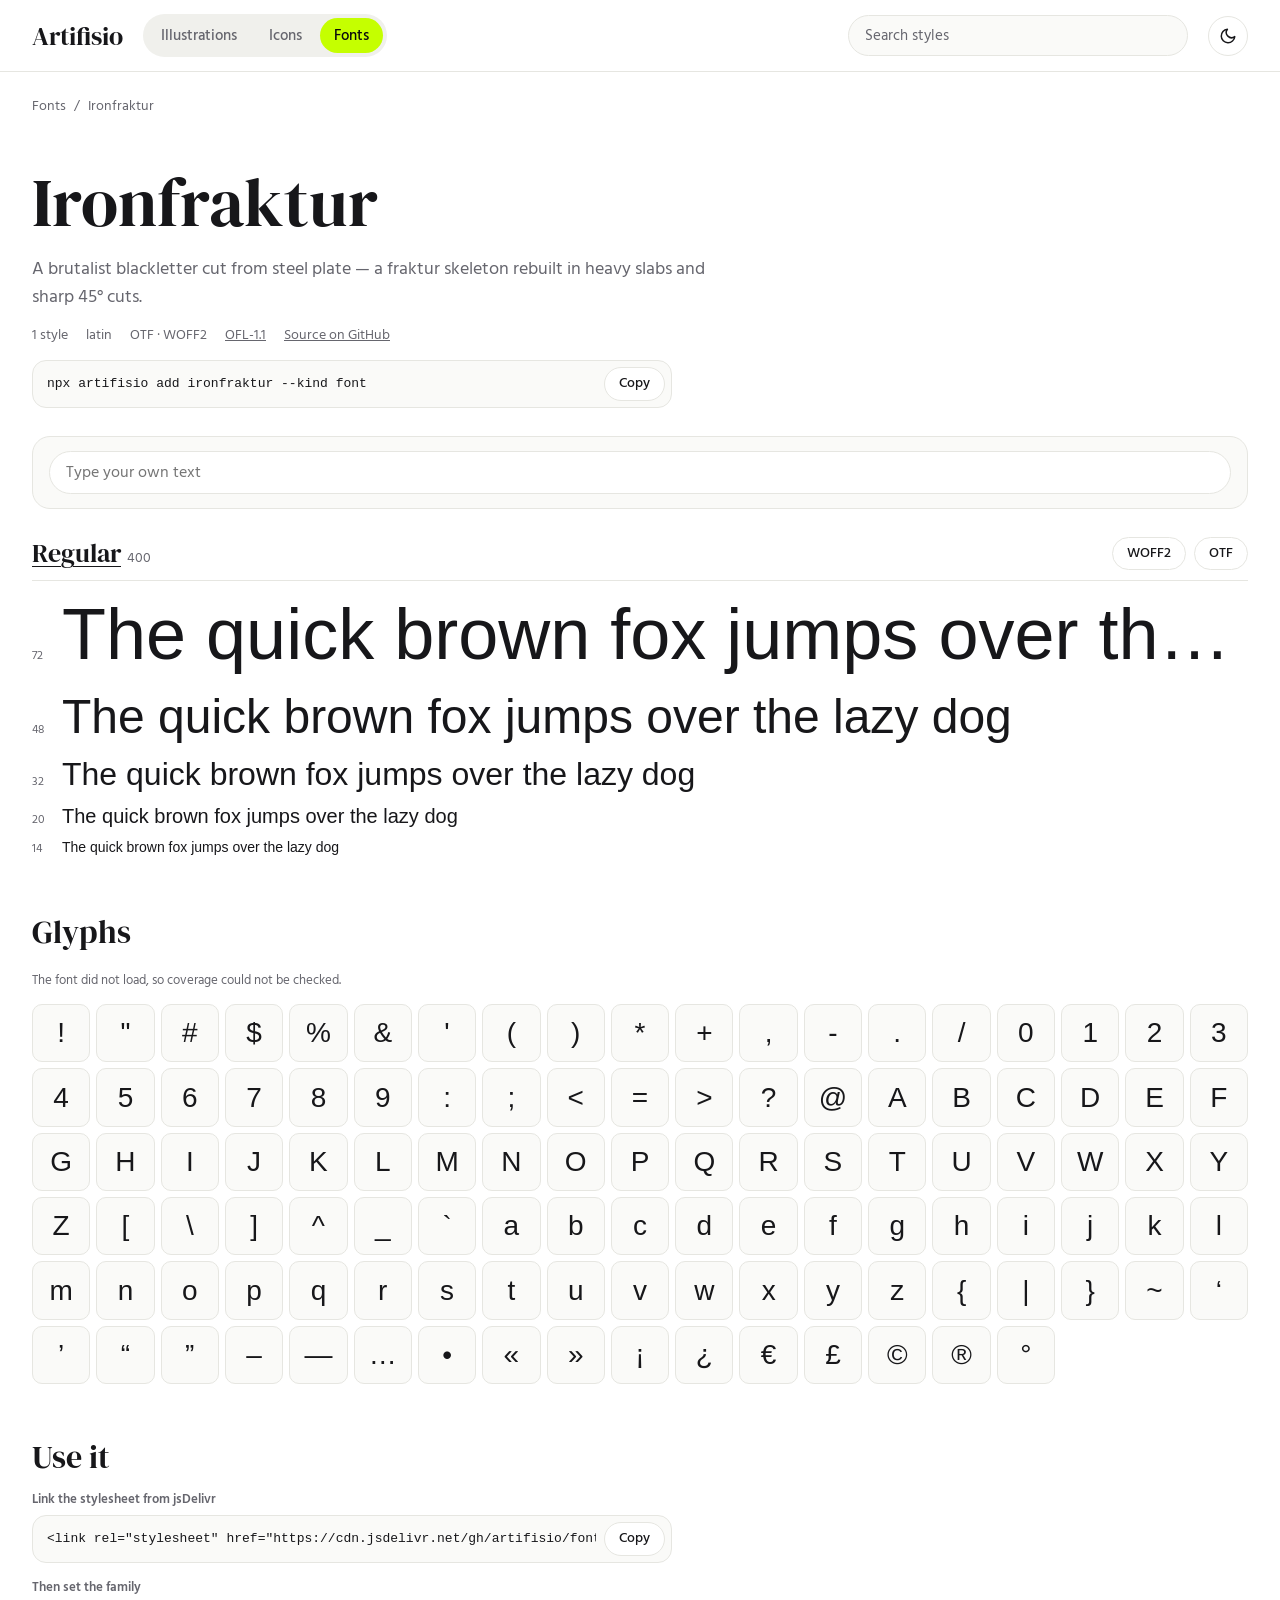
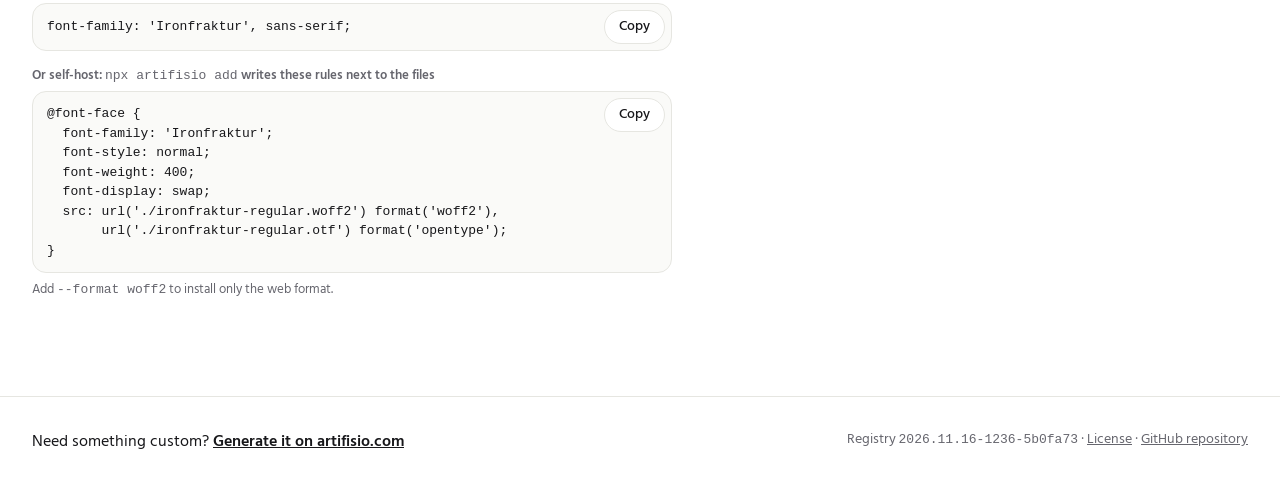
<file: docs/ironfraktur/index.html>
<!DOCTYPE html>
<html lang="en" data-theme="light">
<head>
<meta charset="utf-8" />
<meta name="viewport" content="width=device-width, initial-scale=1" />
<title>Ironfraktur · Fonts · Artifisio</title>
<meta name="description" content="A brutalist blackletter cut from steel plate — a fraktur skeleton rebuilt in heavy slabs and sharp 45° cuts." />
<link rel="canonical" href="https://artifisio.github.io/fonts/ironfraktur/" />
<meta property="og:type" content="website" />
<meta property="og:site_name" content="Artifisio" />
<meta property="og:title" content="Ironfraktur · Fonts · Artifisio" />
<meta property="og:description" content="A brutalist blackletter cut from steel plate — a fraktur skeleton rebuilt in heavy slabs and sharp 45° cuts." />
<meta property="og:url" content="https://artifisio.github.io/fonts/ironfraktur/" />
<link rel="icon" type="image/png" href="https://artifisio.com/favicon-32x32.png" />
<script>document.documentElement.classList.add('js');try{const t=localStorage.getItem('artifisio-gallery-theme');if(t==='dark'||t==='light')document.documentElement.dataset.theme=t}catch{}</script>
<link rel="preconnect" href="https://fonts.googleapis.com" />
<link rel="preconnect" href="https://fonts.gstatic.com" crossorigin />
<link rel="stylesheet" href="https://fonts.googleapis.com/css2?family=DM+Serif+Display&family=Hind+Madurai:wght@400;500;600&display=swap" />
<link rel="preconnect" href="https://raw.githubusercontent.com" crossorigin />
<style>@font-face{font-family:'Ironfraktur';font-style:normal;font-weight:400;font-display:swap;src:url('https://raw.githubusercontent.com/artifisio/fonts/main/sets/ironfraktur/ironfraktur-regular.woff2') format('woff2'),url('https://raw.githubusercontent.com/artifisio/fonts/main/sets/ironfraktur/ironfraktur-regular.otf') format('opentype')}</style>
<style>
:root{--ring:rgb(0 0 0/.14);--bg:#fff;--surface:#fafaf8;--raised:#fff;--canvas:#f3f3ef;--border:#e6e6e1;--text:#17171a;--muted:#66666e;--chip:#f0f0ec;--accent:#c5ff00;--accent-ink:#0b0b0c;--focus:#4f6600;--shadow:0 20px 50px rgb(0 0 0/.12);color-scheme:light}
[data-theme=dark]{--ring:rgb(255 255 255/.28);--bg:#0e0e10;--surface:#151517;--raised:#1b1b1e;--canvas:#e9e9e4;--border:#2b2b30;--text:#f4f4f5;--muted:#a1a1aa;--chip:#202024;--focus:#c5ff00;--shadow:0 20px 50px rgb(0 0 0/.5);color-scheme:dark}
*,*::before,*::after{box-sizing:border-box}
body{margin:0;background:var(--bg);color:var(--text);font:16px/1.55 'Hind Madurai',system-ui,-apple-system,'Segoe UI',sans-serif;-webkit-font-smoothing:antialiased}
h1,h2,h3{font-family:'DM Serif Display',Georgia,serif;font-weight:400;line-height:1.1;margin:0}
p{margin:0}
a{color:inherit}
:focus-visible{outline:2px solid var(--focus);outline-offset:2px}
code{font:13px/1.5 ui-monospace,SFMono-Regular,Menlo,Consolas,monospace}
[hidden]{display:none!important}
html:not(.js) .g-js{display:none!important}
.g-sr{position:absolute;width:1px;height:1px;overflow:hidden;clip-path:inset(50%);white-space:nowrap}
.g-wrap{max-width:1280px;margin:0 auto;padding-inline:16px}
.g-header{border-bottom:1px solid var(--border)}
.g-bar{display:flex;flex-wrap:wrap;align-items:center;gap:12px 20px;padding-top:14px;padding-bottom:14px}
.g-brand{font-family:'DM Serif Display',Georgia,serif;font-size:26px;line-height:1;text-decoration:none}
.g-kinds{order:2;flex-basis:100%;display:flex;gap:4px;padding:4px;background:var(--chip);border-radius:999px;width:max-content;max-width:100%}
.g-kinds a{flex:1;text-align:center;padding:6px 14px;border-radius:999px;text-decoration:none;font-size:15px;font-weight:500;color:var(--muted)}
.g-kinds a:hover{color:var(--text)}
.g-kinds a[aria-current]{background:var(--accent);color:var(--accent-ink)}
.g-search{order:3;flex-basis:100%}
.g-search input{width:100%;font:inherit;font-size:15px;color:var(--text);background:var(--surface);border:1px solid var(--border);border-radius:999px;padding:8px 16px}
.g-search input::placeholder{color:var(--muted)}
.g-theme{order:1;margin-left:auto}
@media (min-width:900px){
  .g-wrap{padding-inline:32px}
  .g-kinds{order:0;flex-basis:auto}
  .g-search{order:0;flex:1;flex-basis:auto;display:flex;justify-content:flex-end}
  .g-search input{max-width:340px}
  .g-theme{order:0;margin-left:0}
}
.g-btn{display:inline-flex;align-items:center;justify-content:center;gap:6px;border:1px solid var(--border);background:var(--raised);color:var(--text);border-radius:999px;padding:6px 14px;font:inherit;font-size:14px;font-weight:500;line-height:1.4;cursor:pointer;text-decoration:none;white-space:nowrap}
.g-btn:hover:not(:disabled){border-color:var(--text)}
.g-btn:disabled{opacity:.45;cursor:default}
.g-btn-primary{background:var(--accent);color:var(--accent-ink);border-color:var(--accent)}
.g-icon-btn{width:40px;height:40px;padding:0;font-size:18px}
.g-icon-btn svg{width:18px;height:18px}
[data-theme=dark] .g-moon,:root:not([data-theme=dark]) .g-sun{display:none}
.g-hero{padding:48px 0 28px;display:grid;grid-template-columns:minmax(0,1fr);gap:14px}
.g-hero h1{font-size:clamp(40px,7vw,68px)}
.g-lead{font-size:18px;color:var(--muted);max-width:68ch}
.g-hero p code{white-space:nowrap}
.g-crumbs{display:flex;gap:8px;font-size:14px;color:var(--muted);padding-top:24px}
.g-crumbs a{text-decoration:none}
.g-crumbs a:hover{color:var(--text);text-decoration:underline}
.g-facts{display:flex;flex-wrap:wrap;gap:6px 18px;list-style:none;margin:0;padding:0;font-size:14px;color:var(--muted)}
.g-copyrow{display:flex;align-items:center;gap:8px;max-width:640px;background:var(--surface);border:1px solid var(--border);border-radius:14px;padding:6px 6px 6px 14px}
.g-copyrow code{flex:1;min-width:0;overflow-x:auto;white-space:nowrap;scrollbar-width:none}
html:not(.js) .g-copyrow{padding-right:14px}
.g-chips{display:flex;flex-wrap:wrap;gap:8px;margin:0 0 24px}
@media (max-width:899px){.g-chips{flex-wrap:nowrap;overflow-x:auto;scrollbar-width:none;margin-right:-16px;padding-right:16px}}
.g-chip{flex:none;border:1px solid var(--border);background:transparent;color:var(--text);border-radius:999px;padding:4px 12px;font:inherit;font-size:14px;cursor:pointer}
.g-chip[aria-pressed=true]{background:var(--text);color:var(--bg);border-color:var(--text)}
.g-list{list-style:none;margin:0;padding:0}
.g-empty{color:var(--muted);text-align:center;padding:64px 0}
.g-badge{display:inline-block;font-size:12px;font-weight:600;line-height:1;padding:5px 8px;border-radius:999px;background:var(--accent);color:var(--accent-ink)}
.g-tag{display:inline-block;font-size:12px;line-height:1;padding:5px 8px;border-radius:999px;background:var(--chip);color:var(--muted)}
.g-label{display:block;font-size:13px;font-weight:600;color:var(--muted);margin-bottom:6px}
.g-note{font-size:13px;color:var(--muted);margin-top:6px}
.g-actions{display:flex;flex-wrap:wrap;gap:8px}
.g-box{display:grid;gap:12px;margin:0 0 28px;padding:14px 16px;background:var(--surface);border:1px solid var(--border);border-radius:18px}
.g-box-head{display:flex;align-items:center;justify-content:space-between;gap:12px}
.g-box h2{font-family:inherit;font-size:14px;font-weight:600;line-height:1;color:var(--muted)}
.g-swatches{display:flex;flex-wrap:wrap;gap:8px}
.g-swatch{display:inline-flex;align-items:center;gap:8px;padding:3px 12px 3px 3px;font-size:14px;background:var(--raised);border:1px solid var(--border);border-radius:999px;cursor:pointer}
.g-swatch:focus-within{outline:2px solid var(--focus);outline-offset:2px}
.g-swatch.is-changed{border-color:var(--text)}
.g-swatch small{font-size:12px;color:var(--muted)}
.g-swatch.is-changed small{display:none}
.g-swatch input{width:28px;height:28px;padding:0;border:0;border-radius:50%;background:none;cursor:pointer}
.g-swatch input:focus-visible{outline:none}
.g-swatch input::-webkit-color-swatch-wrapper{padding:0}
.g-swatch input::-webkit-color-swatch{border:1px solid var(--ring);border-radius:50%}
.g-swatch input::-moz-color-swatch{border:1px solid var(--ring);border-radius:50%}
.g-svg,.g-svg svg{display:block;width:100%;height:100%}
.g-panel{display:none;position:fixed;z-index:20;top:0;right:0;bottom:0;width:min(480px,100%);flex-direction:column;overflow-y:auto;background:var(--bg);border-left:1px solid var(--border);box-shadow:var(--shadow)}
.g-panel.is-open,html:not(.js) .g-panel:target{display:flex}
.g-panel-head{position:sticky;top:0;z-index:1;display:flex;align-items:center;justify-content:space-between;gap:12px;padding:14px 16px 14px 20px;background:var(--bg);border-bottom:1px solid var(--border)}
.g-panel-head h2{font-size:26px;overflow-wrap:anywhere}
.g-panel-body{display:grid;grid-template-columns:minmax(0,1fr);gap:22px;padding:20px}
.g-panel:focus{outline:none}
.g-backdrop{display:none;position:fixed;z-index:10;inset:0;background:rgb(0 0 0/.4)}
.g-panel-open .g-backdrop,html:not(.js) .g-panel:target~.g-backdrop{display:block}
html.g-panel-open{overflow:hidden}
.g-footer{margin-top:96px;border-top:1px solid var(--border);padding:32px 0 40px;font-size:14px;color:var(--muted)}
.g-footer .g-wrap{display:flex;flex-wrap:wrap;justify-content:space-between;gap:12px 32px}
.g-cta{color:var(--text);font-size:16px}
.g-cta a{font-weight:600}

.fnt-controls{display:flex;flex-wrap:wrap;align-items:center;gap:12px 24px}
.fnt-text{flex:1 1 260px}
.fnt-text input{width:100%;font:inherit;color:var(--text);background:var(--raised);border:1px solid var(--border);border-radius:999px;padding:8px 16px}
.fnt-range{display:flex;align-items:center;gap:10px;font-size:14px;color:var(--muted)}
.fnt-range input{width:160px;accent-color:var(--text)}
.fnt-range output{min-width:4ch;font-variant-numeric:tabular-nums}
.g-overview-font{border-top:1px solid var(--border)}
.g-overview-font>li{border-bottom:1px solid var(--border)}
.fnt-row{display:grid;gap:12px;padding:24px 0}
.fnt-head{display:flex;flex-wrap:wrap;align-items:center;gap:6px 14px}
.fnt-head h2{font-size:24px}
.fnt-head h2 a{text-decoration:none}
.fnt-head h2 a:hover{text-decoration:underline}
.fnt-style-head h2 a{text-decoration-thickness:1px;text-underline-offset:4px}
.fnt-meta{font-size:14px;color:var(--muted)}
.fnt-tags{display:flex;flex-wrap:wrap;gap:6px}
.fnt-sample-link{display:block;text-decoration:none;min-width:0}
.fnt-sample{display:block;font-size:var(--fnt-size,40px);line-height:1.2;overflow-wrap:anywhere}
.fnt-styles{display:grid;gap:40px}
.fnt-style{display:grid;gap:10px;min-width:0}
.fnt-style-head{display:flex;flex-wrap:wrap;align-items:center;justify-content:space-between;gap:10px;padding-bottom:10px;border-bottom:1px solid var(--border)}
.fnt-style-head h2{font-size:26px}
.fnt-style-head h2 span{font-family:'Hind Madurai',system-ui,sans-serif;font-size:14px;color:var(--muted)}
.fnt-line{display:flex;align-items:baseline;gap:16px;min-width:0}
.fnt-px{flex:none;width:2ch;font-size:12px;color:var(--muted);font-variant-numeric:tabular-nums}
.fnt-line .fnt-sample{min-width:0;white-space:nowrap;overflow:hidden;text-overflow:ellipsis}
.fnt-section{display:grid;grid-template-columns:minmax(0,1fr);gap:14px;margin-top:56px}
.fnt-section>h2{font-size:32px}
.fnt-glyph-grid{display:grid;gap:6px;grid-template-columns:repeat(auto-fill,minmax(56px,1fr))}
.fnt-glyph-grid li{display:grid;place-items:center;aspect-ratio:1;font-size:28px;line-height:1;background:var(--surface);border:1px solid var(--border);border-radius:10px}
.fnt-glyph-grid li.is-missing{color:var(--muted);border-style:dashed;background:repeating-linear-gradient(135deg,transparent 0 6px,var(--chip) 6px 12px)}
.g-copyrow:has(.fnt-css){align-items:flex-start}
.g-copyrow .fnt-css{white-space:pre;padding:6px 0}
.fnt-preview{display:grid;gap:12px;padding:24px;background:var(--surface);border:1px solid var(--border);border-radius:16px;font-size:24px;line-height:1.3;overflow-wrap:anywhere}
.fnt-aa{font-size:120px;line-height:1}
</style>
</head>
<body>
<header class="g-header">
  <div class="g-wrap g-bar">
    <a class="g-brand" href="https://artifisio.com">Artifisio</a>
    <nav class="g-kinds" aria-label="Registries"><a href="https://artifisio.github.io/illustrations/">Illustrations</a><a href="https://artifisio.github.io/icons/">Icons</a><a href="https://artifisio.github.io/fonts/" aria-current="page">Fonts</a></nav>
    <div class="g-search g-js"><label class="g-sr" for="g-search">Search styles</label><input id="g-search" type="search" placeholder="Search styles" autocomplete="off" /></div>
    <button type="button" class="g-btn g-icon-btn g-theme g-js" aria-label="Dark mode" aria-pressed="false"><svg class="g-moon" viewBox="0 0 24 24" fill="none" stroke="currentColor" stroke-width="2" stroke-linecap="round" stroke-linejoin="round" aria-hidden="true"><path d="M21 12.8A9 9 0 1 1 11.2 3a7 7 0 0 0 9.8 9.8z"/></svg><svg class="g-sun" viewBox="0 0 24 24" fill="none" stroke="currentColor" stroke-width="2" stroke-linecap="round" aria-hidden="true"><circle cx="12" cy="12" r="4"/><path d="M12 2v2M12 20v2M4.9 4.9l1.4 1.4M17.7 17.7l1.4 1.4M2 12h2M20 12h2M4.9 19.1l1.4-1.4M17.7 6.3l1.4-1.4"/></svg></button>
  </div>
</header>
<main class="g-wrap">
<nav class="g-crumbs" aria-label="Breadcrumb"><a href="../">Fonts</a><span aria-hidden="true">/</span><span aria-current="page">Ironfraktur</span></nav>
<section class="g-hero">
  <h1>Ironfraktur</h1>
  <p class="g-lead">A brutalist blackletter cut from steel plate — a fraktur skeleton rebuilt in heavy slabs and sharp 45° cuts.</p>
  <ul class="g-facts"><li>1 style</li><li>latin</li><li>OTF · WOFF2</li><li><a href="https://openfontlicense.org">OFL-1.1</a></li><li><a href="https://github.com/artifisio/fonts/tree/main/sets/ironfraktur">Source on GitHub</a></li></ul>
  <div class="g-copyrow"><code class="g-install">npx artifisio add ironfraktur --kind font</code><button type="button" class="g-btn g-copy g-js">Copy</button></div>
</section>
<section class="g-box fnt-controls g-js" aria-label="Preview">
  <label class="fnt-text"><span class="g-sr">Preview text</span><input id="fnt-text" type="text" placeholder="Type your own text" autocomplete="off" /></label>
</section>
<div class="fnt-styles">
<section class="fnt-style" data-search="regular 400">
  <div class="fnt-style-head"><h2><a href="#regular">Regular</a> <span>400</span></h2><div class="g-actions"><a class="g-btn" href="https://raw.githubusercontent.com/artifisio/fonts/main/sets/ironfraktur/ironfraktur-regular.woff2" download>WOFF2</a><a class="g-btn" href="https://raw.githubusercontent.com/artifisio/fonts/main/sets/ironfraktur/ironfraktur-regular.otf" download>OTF</a></div></div>
  <div class="fnt-line"><span class="fnt-px">72</span><span class="fnt-sample" style="font-family:'Ironfraktur',sans-serif;font-weight:400;font-style:normal;font-size:72px">The quick brown fox jumps over the lazy dog</span></div><div class="fnt-line"><span class="fnt-px">48</span><span class="fnt-sample" style="font-family:'Ironfraktur',sans-serif;font-weight:400;font-style:normal;font-size:48px">The quick brown fox jumps over the lazy dog</span></div><div class="fnt-line"><span class="fnt-px">32</span><span class="fnt-sample" style="font-family:'Ironfraktur',sans-serif;font-weight:400;font-style:normal;font-size:32px">The quick brown fox jumps over the lazy dog</span></div><div class="fnt-line"><span class="fnt-px">20</span><span class="fnt-sample" style="font-family:'Ironfraktur',sans-serif;font-weight:400;font-style:normal;font-size:20px">The quick brown fox jumps over the lazy dog</span></div><div class="fnt-line"><span class="fnt-px">14</span><span class="fnt-sample" style="font-family:'Ironfraktur',sans-serif;font-weight:400;font-style:normal;font-size:14px">The quick brown fox jumps over the lazy dog</span></div>
</section>
</div>
<section class="fnt-section" aria-labelledby="fnt-glyphs-title">
  <h2 id="fnt-glyphs-title">Glyphs</h2>
  <p class="g-note g-js fnt-coverage">Checking coverage…</p>
  <ul class="g-list fnt-glyph-grid" data-family="Ironfraktur" data-weight="400" style="font-family:'Ironfraktur',sans-serif;font-weight:400;font-style:normal"><li title="U+0021">!</li><li title="U+0022">&quot;</li><li title="U+0023">#</li><li title="U+0024">$</li><li title="U+0025">%</li><li title="U+0026">&amp;</li><li title="U+0027">'</li><li title="U+0028">(</li><li title="U+0029">)</li><li title="U+002A">*</li><li title="U+002B">+</li><li title="U+002C">,</li><li title="U+002D">-</li><li title="U+002E">.</li><li title="U+002F">/</li><li title="U+0030">0</li><li title="U+0031">1</li><li title="U+0032">2</li><li title="U+0033">3</li><li title="U+0034">4</li><li title="U+0035">5</li><li title="U+0036">6</li><li title="U+0037">7</li><li title="U+0038">8</li><li title="U+0039">9</li><li title="U+003A">:</li><li title="U+003B">;</li><li title="U+003C">&lt;</li><li title="U+003D">=</li><li title="U+003E">&gt;</li><li title="U+003F">?</li><li title="U+0040">@</li><li title="U+0041">A</li><li title="U+0042">B</li><li title="U+0043">C</li><li title="U+0044">D</li><li title="U+0045">E</li><li title="U+0046">F</li><li title="U+0047">G</li><li title="U+0048">H</li><li title="U+0049">I</li><li title="U+004A">J</li><li title="U+004B">K</li><li title="U+004C">L</li><li title="U+004D">M</li><li title="U+004E">N</li><li title="U+004F">O</li><li title="U+0050">P</li><li title="U+0051">Q</li><li title="U+0052">R</li><li title="U+0053">S</li><li title="U+0054">T</li><li title="U+0055">U</li><li title="U+0056">V</li><li title="U+0057">W</li><li title="U+0058">X</li><li title="U+0059">Y</li><li title="U+005A">Z</li><li title="U+005B">[</li><li title="U+005C">\</li><li title="U+005D">]</li><li title="U+005E">^</li><li title="U+005F">_</li><li title="U+0060">`</li><li title="U+0061">a</li><li title="U+0062">b</li><li title="U+0063">c</li><li title="U+0064">d</li><li title="U+0065">e</li><li title="U+0066">f</li><li title="U+0067">g</li><li title="U+0068">h</li><li title="U+0069">i</li><li title="U+006A">j</li><li title="U+006B">k</li><li title="U+006C">l</li><li title="U+006D">m</li><li title="U+006E">n</li><li title="U+006F">o</li><li title="U+0070">p</li><li title="U+0071">q</li><li title="U+0072">r</li><li title="U+0073">s</li><li title="U+0074">t</li><li title="U+0075">u</li><li title="U+0076">v</li><li title="U+0077">w</li><li title="U+0078">x</li><li title="U+0079">y</li><li title="U+007A">z</li><li title="U+007B">{</li><li title="U+007C">|</li><li title="U+007D">}</li><li title="U+007E">~</li><li title="U+2018">‘</li><li title="U+2019">’</li><li title="U+201C">“</li><li title="U+201D">”</li><li title="U+2013">–</li><li title="U+2014">—</li><li title="U+2026">…</li><li title="U+2022">•</li><li title="U+00AB">«</li><li title="U+00BB">»</li><li title="U+00A1">¡</li><li title="U+00BF">¿</li><li title="U+20AC">€</li><li title="U+00A3">£</li><li title="U+00A9">©</li><li title="U+00AE">®</li><li title="U+00B0">°</li></ul>
</section>
<section class="fnt-section" aria-labelledby="fnt-use-title">
  <h2 id="fnt-use-title">Use it</h2>
  <div><span class="g-label">Link the stylesheet from jsDelivr</span><div class="g-copyrow"><code>&lt;link rel=&quot;stylesheet&quot; href=&quot;https://cdn.jsdelivr.net/gh/artifisio/fonts@main/sets/ironfraktur/ironfraktur.css&quot; /&gt;</code><button type="button" class="g-btn g-copy g-js">Copy</button></div></div>
  <div><span class="g-label">Then set the family</span><div class="g-copyrow"><code>font-family: 'Ironfraktur', sans-serif;</code><button type="button" class="g-btn g-copy g-js">Copy</button></div></div>
  <div><span class="g-label">Or self-host: <code>npx artifisio add</code> writes these rules next to the files</span><div class="g-copyrow"><code class="fnt-css">@font-face {
  font-family: 'Ironfraktur';
  font-style: normal;
  font-weight: 400;
  font-display: swap;
  src: url('./ironfraktur-regular.woff2') format('woff2'),
       url('./ironfraktur-regular.otf') format('opentype');
}</code><button type="button" class="g-btn g-copy g-js">Copy</button></div><p class="g-note">Add <code>--format woff2</code> to install only the web format.</p></div>
</section>
<p class="g-empty" hidden>Nothing matches your search.</p>
</main>
<div class="g-panels">
<section class="g-panel" id="regular" role="dialog" aria-labelledby="regular-title">
  <div class="g-panel-head"><h2 id="regular-title">Ironfraktur Regular</h2><a class="g-btn g-icon-btn g-close" href="#" aria-label="Close">✕</a></div>
  <div class="g-panel-body"><div class="fnt-preview" style="font-family:'Ironfraktur',sans-serif;font-weight:400;font-style:normal"><span class="fnt-aa">Aa</span><span>ABCDEFGHIJKLM<br />abcdefghijklm<br />0123456789</span></div>
<div><span class="g-label">Download</span><div class="g-actions"><a class="g-btn" href="https://raw.githubusercontent.com/artifisio/fonts/main/sets/ironfraktur/ironfraktur-regular.woff2" download>WOFF2</a><a class="g-btn" href="https://raw.githubusercontent.com/artifisio/fonts/main/sets/ironfraktur/ironfraktur-regular.otf" download>OTF</a></div></div>
<div><span class="g-label">File URL</span><div class="g-copyrow"><code>https://raw.githubusercontent.com/artifisio/fonts/main/sets/ironfraktur/ironfraktur-regular.woff2</code><button type="button" class="g-btn g-copy g-js">Copy</button></div></div>
<div><span class="g-label">Install the family</span><div class="g-copyrow"><code class="g-install">npx artifisio add ironfraktur --kind font</code><button type="button" class="g-btn g-copy g-js">Copy</button></div><p class="g-note">The CLI installs every style with a ready-made stylesheet and writes ATTRIBUTION.md.</p></div></div>
</section>
<a class="g-backdrop g-close" href="#" tabindex="-1" aria-hidden="true"></a>
</div>
<footer class="g-footer">
  <div class="g-wrap">
    <p class="g-cta">Need something custom? <a href="https://artifisio.com">Generate it on artifisio.com</a></p>
    <p>Registry <code>2026.11.16-1236-5b0fa73</code> · <a href="https://github.com/artifisio/fonts/blob/main/LICENSE">License</a> · <a href="https://github.com/artifisio/fonts">GitHub repository</a></p>
  </div>
</footer>
<script>
(() => {
  const root = document.documentElement
  const all = (sel) => [...document.querySelectorAll(sel)]
  const matches = (text,q)=>q.split(/\s+/).every(t=>text.includes(t))

  const theme = document.querySelector('.g-theme')
  const syncTheme = () => theme.setAttribute('aria-pressed', String(root.dataset.theme === 'dark'))
  theme.addEventListener('click', () => {
    root.dataset.theme = root.dataset.theme === 'dark' ? 'light' : 'dark'
    try { localStorage.setItem('artifisio-gallery-theme', root.dataset.theme) } catch {}
    syncTheme()
  })
  syncTheme()

  const search = document.getElementById('g-search')
  const empty = document.querySelector('.g-empty')
  let tag = ''
  function filter() {
    const q = search.value.trim().toLowerCase()
    let shown = 0
    for (const el of all('[data-search]')) {
      const ok = matches(el.dataset.search, q) && (!tag || (el.dataset.tags || '').split(' ').includes(tag))
      el.hidden = !ok
      if (ok) shown++
    }
    if (empty) empty.hidden = shown > 0
    document.dispatchEvent(new CustomEvent('gallery:filter', { detail: { q, tag } }))
  }
  search.addEventListener('input', filter)
  const initial = new URLSearchParams(location.search).get('q')
  if (initial) {
    search.value = initial
    filter()
  }
  for (const chip of all('.g-chips .g-chip')) {
    chip.addEventListener('click', () => {
      tag = chip.dataset.tag
      for (const c of all('.g-chips .g-chip')) c.setAttribute('aria-pressed', String(c === chip))
      filter()
    })
  }

  async function copy(text, button) {
    try { await navigator.clipboard.writeText(text) } catch { return }
    button.dataset.label ??= button.textContent
    button.textContent = 'Copied'
    clearTimeout(button.copyTimer)
    button.copyTimer = setTimeout(() => { button.textContent = button.dataset.label }, 1400)
  }
  document.addEventListener('click', (e) => {
    const button = e.target.closest('.g-copy')
    if (button) copy(button.dataset.copy ?? button.closest('.g-copyrow').querySelector('code').textContent, button)
  })

  window.gallery = { copy, matches }

  let open = null
  let opener = null
  let pushed = false
  function show(id) {
    const panel = id ? document.getElementById(id) : null
    const next = panel && panel.classList.contains('g-panel') ? panel : null
    const prev = open
    if (open && open !== next) open.classList.remove('is-open')
    open = next
    root.classList.toggle('g-panel-open', !!next)
    if (!next) {
      if (prev && opener) opener.focus()
      return
    }
    next.classList.add('is-open')
    next.querySelector('.g-close').focus()
    document.dispatchEvent(new CustomEvent('gallery:panel', { detail: next }))
  }
  function close() {
    if (!open) return
    // Undo our own push so open + close leaves history as it was.
    if (pushed) return history.back()
    history.replaceState(null, '', location.pathname + location.search)
    show(null)
  }
  const fromHash = () => {
    pushed = false
    show(decodeURIComponent(location.hash.slice(1)))
  }
  document.addEventListener('click', (e) => {
    const link = e.target.closest('a[href^="#"]')
    if (!link) return
    if (link.classList.contains('g-close')) {
      e.preventDefault()
      close()
      return
    }
    const id = decodeURIComponent(link.getAttribute('href').slice(1))
    if (!document.getElementById(id)?.classList.contains('g-panel')) return
    e.preventDefault()
    opener = link
    if (open) history.replaceState(null, '', '#' + id)
    else {
      history.pushState(null, '', '#' + id)
      pushed = true
    }
    show(id)
  })
  document.addEventListener('keydown', (e) => { if (e.key === 'Escape') close() })
  addEventListener('popstate', fromHash)
  addEventListener('hashchange', fromHash)
  fromHash()
})()
</script>
<script>
(() => {
  const texts = new Map()
  const svgText = (src) => {
    if (!texts.has(src)) texts.set(src, fetch(src).then((r) => (r.ok ? r.text() : Promise.reject(new Error(r.status)))))
    return texts.get(src)
  }
  let seq = 0
  // Inline so --artf-* vars reach the paths; prefix ids so gradients from different SVGs don't collide.
  async function inline(img) {
    const p = 'a' + seq++ + '-'
    const text = (await svgText(img.dataset.svg)).replace(/(\s)id="/g, '$1id="' + p).replace(/url\(#/g, 'url(#' + p).replace(/href="#/g, 'href="#' + p)
    const host = document.createElement('span')
    host.className = 'g-svg'
    if (img.alt) {
      host.setAttribute('role', 'img')
      host.setAttribute('aria-label', img.alt)
    } else host.setAttribute('aria-hidden', 'true')
    host.innerHTML = text
    if (img.isConnected) img.replaceWith(host)
  }
  const inlineIn = (scope) => { for (const img of scope.querySelectorAll('img[data-svg]')) inline(img).catch(() => {}) }
  window.gallery.inline = inlineIn

  const inputs = [...document.querySelectorAll('.g-palette input[type=color]')]
  const changed = () => inputs.filter((i) => i.value !== i.dataset.default)
  document.addEventListener('click', async (e) => {
    const button = e.target.closest('.g-copy-svg')
    if (!button) return
    const vars = changed().map((i) => '--artf-' + i.dataset.slot + ': ' + i.value).join('; ')
    let text = await svgText(button.dataset.src)
    if (vars) text = /<svg[^>]*\sstyle="/.test(text) ? text.replace(/(<svg[^>]*\sstyle=")/, '$1' + vars + '; ') : text.replace(/<svg\b/, '<svg style="' + vars + '"')
    window.gallery.copy(text, button)
  })
  const toHex = (rgb) => '#' + rgb.match(/[\d.]+/g).slice(0, 3).map((n) => Math.round(n).toString(16).padStart(2, '0')).join('')
  // A currentColor slot defaults to the text colour, so its swatch shows what renders until it is changed.
  function syncTextSlots() {
    if (!inputs.length) return
    for (const i of inputs.filter((i) => 'text' in i.dataset)) {
      const unchanged = i.value === i.dataset.default
      i.dataset.default = toHex(getComputedStyle(document.body).color)
      if (unchanged) i.value = i.dataset.default
    }
    update()
  }
  const reset = document.querySelector('.g-reset')
  const installs = [...document.querySelectorAll('.g-install')]
  const command = installs[0]?.textContent
  let themed = false
  function update() {
    const diff = changed()
    for (const i of inputs) {
      const on = diff.includes(i)
      i.closest('.g-swatch').classList.toggle('is-changed', on)
      if (on) document.body.style.setProperty('--artf-' + i.dataset.slot, i.value)
      else document.body.style.removeProperty('--artf-' + i.dataset.slot)
    }
    const colors = diff.map((i) => i.dataset.slot + '=' + i.value).join(',')
    for (const el of installs) el.textContent = command + (colors ? ' --colors "' + colors + '"' : '')
    reset.disabled = !diff.length
    if (diff.length && !themed) {
      themed = true
      inlineIn(document.querySelector('main'))
      const open = document.querySelector('.g-panel.is-open')
      if (open) inlineIn(open)
    }
  }
  for (const i of inputs) i.addEventListener('input', update)
  reset?.addEventListener('click', () => {
    for (const i of inputs) i.value = i.dataset.default
    update()
  })
  document.addEventListener('gallery:panel', (e) => { if (themed) inlineIn(e.detail) })
  new MutationObserver(syncTextSlots).observe(document.documentElement, { attributeFilter: ['data-theme'] })
  syncTextSlots()
})()
;
(() => {
  const samples = [...document.querySelectorAll('.fnt-sample')]
  const defaults = samples.map((s) => s.textContent)
  const text = document.getElementById('fnt-text')
  const size = document.getElementById('fnt-size')
  const output = document.querySelector('.fnt-size-out')
  const setText = () => samples.forEach((s, i) => { s.textContent = text.value || defaults[i] })
  const setSize = () => {
    document.querySelector('main').style.setProperty('--fnt-size', size.value + 'px')
    output.textContent = size.value + 'px'
  }
  text.addEventListener('input', setText)
  size?.addEventListener('input', setSize)
  // Back navigation restores the inputs, not the samples.
  if (text.value) setText()
  if (size) setSize()
})()
;
(async () => {
  const grid = document.querySelector('.fnt-glyph-grid')
  const summary = document.querySelector('.fnt-coverage')
  const face = grid.dataset.weight + ' 32px "' + grid.dataset.family.replace(/["\\]/g, '\\$&') + '"'
  const cells = [...grid.children]
  try {
    if (!(await document.fonts.load(face, cells.map((c) => c.textContent).join(''))).length) throw new Error('not loaded')
  } catch {
    summary.textContent = 'The font did not load, so coverage could not be checked.'
    return
  }
  const canvas = document.createElement('canvas')
  canvas.width = canvas.height = 64
  const ctx = canvas.getContext('2d', { willReadFrequently: true })
  const draw = (ch, fallback) => {
    ctx.clearRect(0, 0, 64, 64)
    ctx.font = face + ', ' + fallback
    ctx.fillText(ch, 8, 44)
    return ctx.getImageData(0, 0, 64, 64).data.join()
  }
  let missing = 0
  for (const cell of cells) {
    const ch = cell.textContent
    const mono = draw(ch, 'monospace')
    const gone = mono !== draw(ch, 'serif') || mono !== draw(ch, 'sans-serif')
    cell.classList.toggle('is-missing', gone)
    if (gone) {
      missing++
      cell.title += ' · not in this font'
    }
  }
  summary.textContent = (cells.length - missing) + ' of ' + cells.length + ' characters covered' + (missing ? '; hatched ones are missing and drawn in a fallback font.' : '.')
})()
</script>
</body>
</html>
</file>
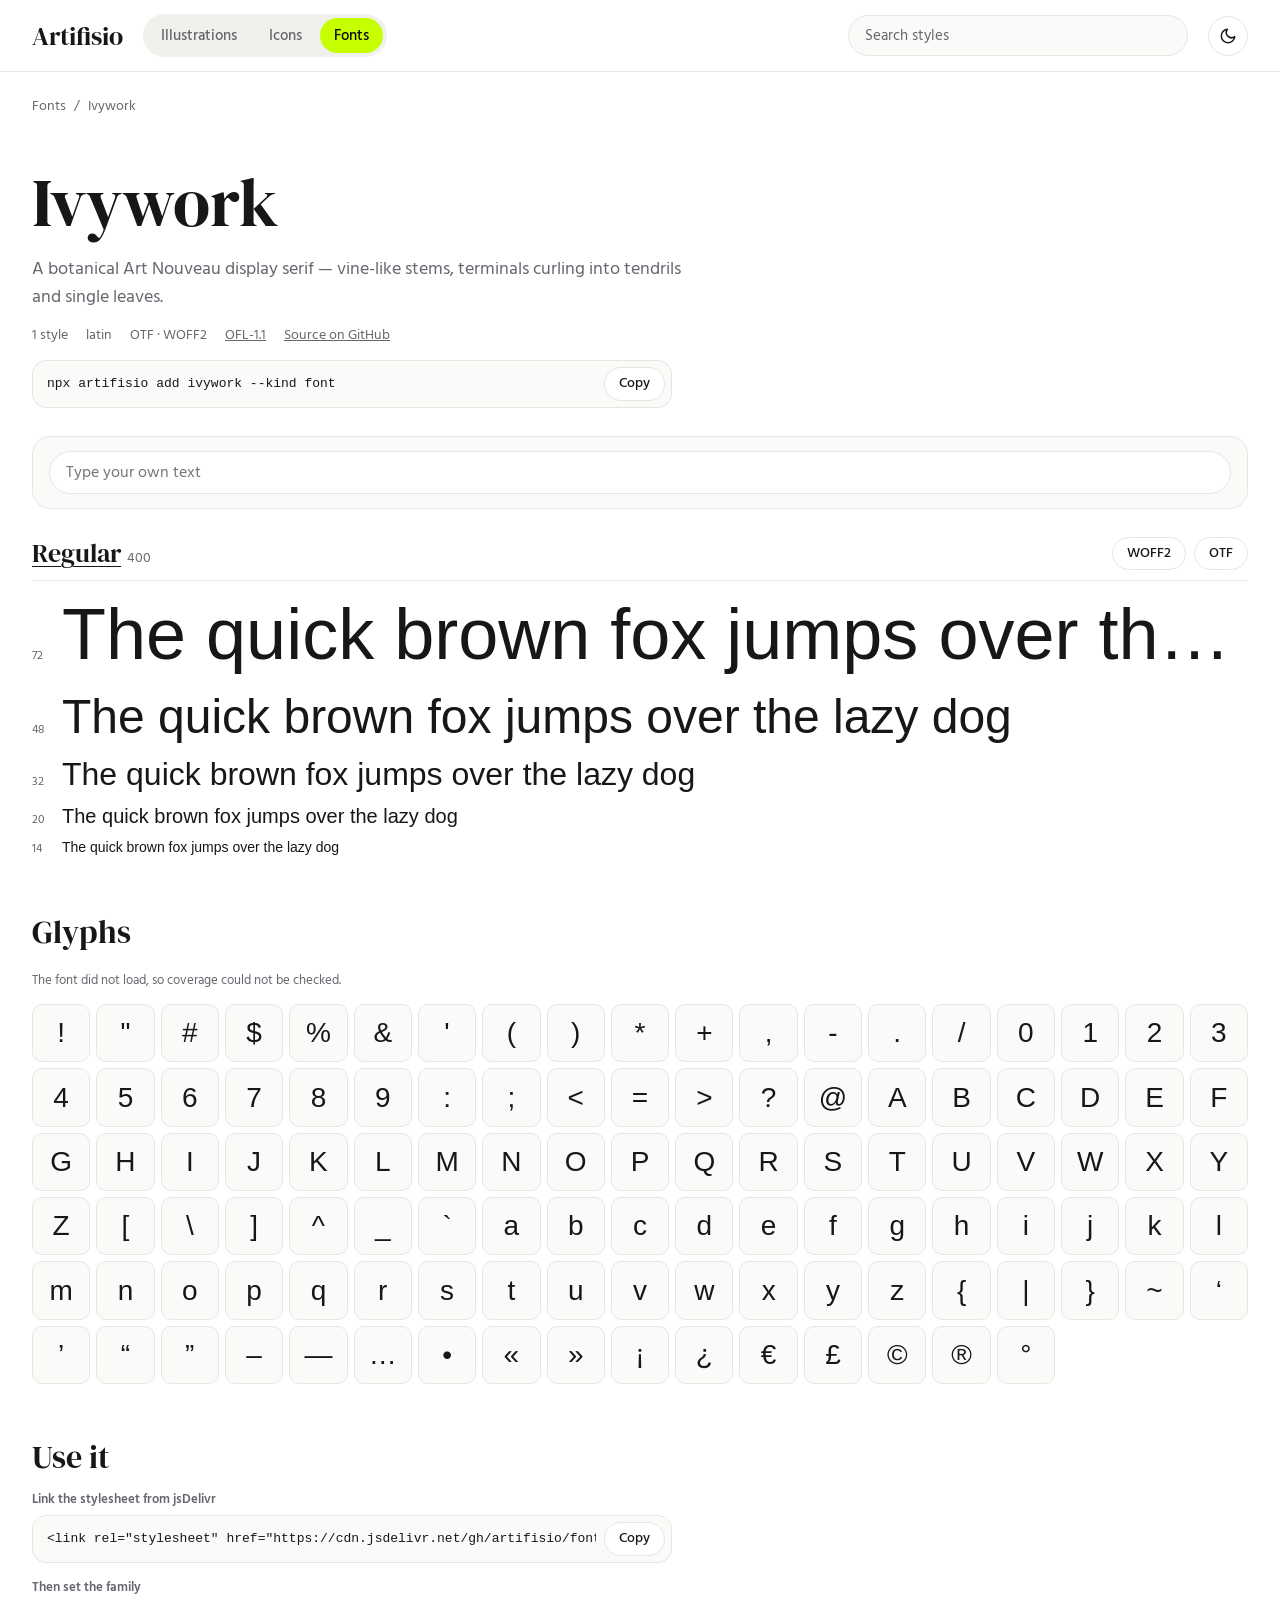
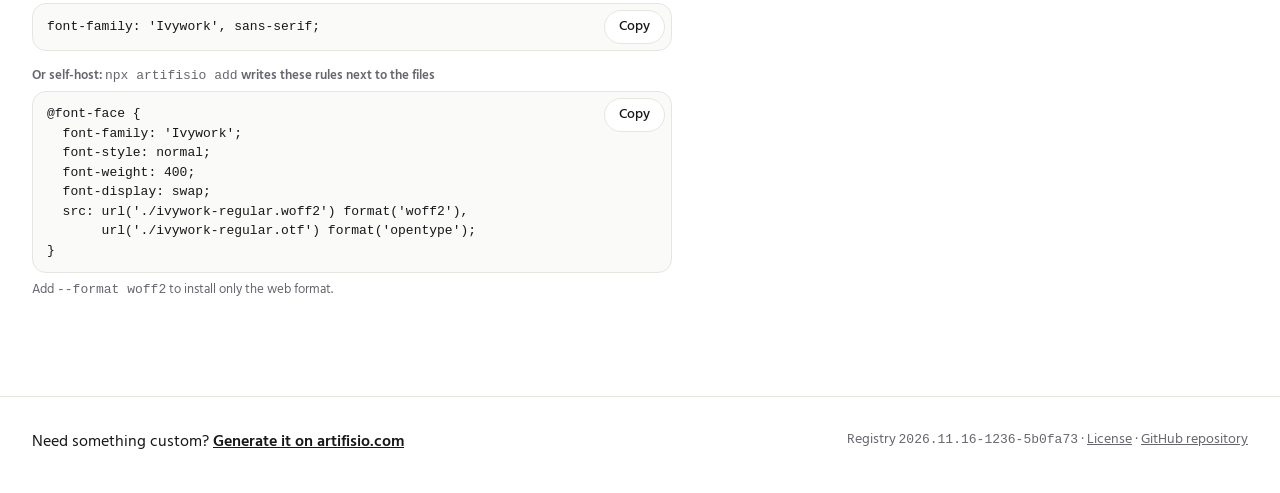
<file: docs/ivywork/index.html>
<!DOCTYPE html>
<html lang="en" data-theme="light">
<head>
<meta charset="utf-8" />
<meta name="viewport" content="width=device-width, initial-scale=1" />
<title>Ivywork · Fonts · Artifisio</title>
<meta name="description" content="A botanical Art Nouveau display serif — vine-like stems, terminals curling into tendrils and single leaves." />
<link rel="canonical" href="https://artifisio.github.io/fonts/ivywork/" />
<meta property="og:type" content="website" />
<meta property="og:site_name" content="Artifisio" />
<meta property="og:title" content="Ivywork · Fonts · Artifisio" />
<meta property="og:description" content="A botanical Art Nouveau display serif — vine-like stems, terminals curling into tendrils and single leaves." />
<meta property="og:url" content="https://artifisio.github.io/fonts/ivywork/" />
<link rel="icon" type="image/png" href="https://artifisio.com/favicon-32x32.png" />
<script>document.documentElement.classList.add('js');try{const t=localStorage.getItem('artifisio-gallery-theme');if(t==='dark'||t==='light')document.documentElement.dataset.theme=t}catch{}</script>
<link rel="preconnect" href="https://fonts.googleapis.com" />
<link rel="preconnect" href="https://fonts.gstatic.com" crossorigin />
<link rel="stylesheet" href="https://fonts.googleapis.com/css2?family=DM+Serif+Display&family=Hind+Madurai:wght@400;500;600&display=swap" />
<link rel="preconnect" href="https://raw.githubusercontent.com" crossorigin />
<style>@font-face{font-family:'Ivywork';font-style:normal;font-weight:400;font-display:swap;src:url('https://raw.githubusercontent.com/artifisio/fonts/main/sets/ivywork/ivywork-regular.woff2') format('woff2'),url('https://raw.githubusercontent.com/artifisio/fonts/main/sets/ivywork/ivywork-regular.otf') format('opentype')}</style>
<style>
:root{--ring:rgb(0 0 0/.14);--bg:#fff;--surface:#fafaf8;--raised:#fff;--canvas:#f3f3ef;--border:#e6e6e1;--text:#17171a;--muted:#66666e;--chip:#f0f0ec;--accent:#c5ff00;--accent-ink:#0b0b0c;--focus:#4f6600;--shadow:0 20px 50px rgb(0 0 0/.12);color-scheme:light}
[data-theme=dark]{--ring:rgb(255 255 255/.28);--bg:#0e0e10;--surface:#151517;--raised:#1b1b1e;--canvas:#e9e9e4;--border:#2b2b30;--text:#f4f4f5;--muted:#a1a1aa;--chip:#202024;--focus:#c5ff00;--shadow:0 20px 50px rgb(0 0 0/.5);color-scheme:dark}
*,*::before,*::after{box-sizing:border-box}
body{margin:0;background:var(--bg);color:var(--text);font:16px/1.55 'Hind Madurai',system-ui,-apple-system,'Segoe UI',sans-serif;-webkit-font-smoothing:antialiased}
h1,h2,h3{font-family:'DM Serif Display',Georgia,serif;font-weight:400;line-height:1.1;margin:0}
p{margin:0}
a{color:inherit}
:focus-visible{outline:2px solid var(--focus);outline-offset:2px}
code{font:13px/1.5 ui-monospace,SFMono-Regular,Menlo,Consolas,monospace}
[hidden]{display:none!important}
html:not(.js) .g-js{display:none!important}
.g-sr{position:absolute;width:1px;height:1px;overflow:hidden;clip-path:inset(50%);white-space:nowrap}
.g-wrap{max-width:1280px;margin:0 auto;padding-inline:16px}
.g-header{border-bottom:1px solid var(--border)}
.g-bar{display:flex;flex-wrap:wrap;align-items:center;gap:12px 20px;padding-top:14px;padding-bottom:14px}
.g-brand{font-family:'DM Serif Display',Georgia,serif;font-size:26px;line-height:1;text-decoration:none}
.g-kinds{order:2;flex-basis:100%;display:flex;gap:4px;padding:4px;background:var(--chip);border-radius:999px;width:max-content;max-width:100%}
.g-kinds a{flex:1;text-align:center;padding:6px 14px;border-radius:999px;text-decoration:none;font-size:15px;font-weight:500;color:var(--muted)}
.g-kinds a:hover{color:var(--text)}
.g-kinds a[aria-current]{background:var(--accent);color:var(--accent-ink)}
.g-search{order:3;flex-basis:100%}
.g-search input{width:100%;font:inherit;font-size:15px;color:var(--text);background:var(--surface);border:1px solid var(--border);border-radius:999px;padding:8px 16px}
.g-search input::placeholder{color:var(--muted)}
.g-theme{order:1;margin-left:auto}
@media (min-width:900px){
  .g-wrap{padding-inline:32px}
  .g-kinds{order:0;flex-basis:auto}
  .g-search{order:0;flex:1;flex-basis:auto;display:flex;justify-content:flex-end}
  .g-search input{max-width:340px}
  .g-theme{order:0;margin-left:0}
}
.g-btn{display:inline-flex;align-items:center;justify-content:center;gap:6px;border:1px solid var(--border);background:var(--raised);color:var(--text);border-radius:999px;padding:6px 14px;font:inherit;font-size:14px;font-weight:500;line-height:1.4;cursor:pointer;text-decoration:none;white-space:nowrap}
.g-btn:hover:not(:disabled){border-color:var(--text)}
.g-btn:disabled{opacity:.45;cursor:default}
.g-btn-primary{background:var(--accent);color:var(--accent-ink);border-color:var(--accent)}
.g-icon-btn{width:40px;height:40px;padding:0;font-size:18px}
.g-icon-btn svg{width:18px;height:18px}
[data-theme=dark] .g-moon,:root:not([data-theme=dark]) .g-sun{display:none}
.g-hero{padding:48px 0 28px;display:grid;grid-template-columns:minmax(0,1fr);gap:14px}
.g-hero h1{font-size:clamp(40px,7vw,68px)}
.g-lead{font-size:18px;color:var(--muted);max-width:68ch}
.g-hero p code{white-space:nowrap}
.g-crumbs{display:flex;gap:8px;font-size:14px;color:var(--muted);padding-top:24px}
.g-crumbs a{text-decoration:none}
.g-crumbs a:hover{color:var(--text);text-decoration:underline}
.g-facts{display:flex;flex-wrap:wrap;gap:6px 18px;list-style:none;margin:0;padding:0;font-size:14px;color:var(--muted)}
.g-copyrow{display:flex;align-items:center;gap:8px;max-width:640px;background:var(--surface);border:1px solid var(--border);border-radius:14px;padding:6px 6px 6px 14px}
.g-copyrow code{flex:1;min-width:0;overflow-x:auto;white-space:nowrap;scrollbar-width:none}
html:not(.js) .g-copyrow{padding-right:14px}
.g-chips{display:flex;flex-wrap:wrap;gap:8px;margin:0 0 24px}
@media (max-width:899px){.g-chips{flex-wrap:nowrap;overflow-x:auto;scrollbar-width:none;margin-right:-16px;padding-right:16px}}
.g-chip{flex:none;border:1px solid var(--border);background:transparent;color:var(--text);border-radius:999px;padding:4px 12px;font:inherit;font-size:14px;cursor:pointer}
.g-chip[aria-pressed=true]{background:var(--text);color:var(--bg);border-color:var(--text)}
.g-list{list-style:none;margin:0;padding:0}
.g-empty{color:var(--muted);text-align:center;padding:64px 0}
.g-badge{display:inline-block;font-size:12px;font-weight:600;line-height:1;padding:5px 8px;border-radius:999px;background:var(--accent);color:var(--accent-ink)}
.g-tag{display:inline-block;font-size:12px;line-height:1;padding:5px 8px;border-radius:999px;background:var(--chip);color:var(--muted)}
.g-label{display:block;font-size:13px;font-weight:600;color:var(--muted);margin-bottom:6px}
.g-note{font-size:13px;color:var(--muted);margin-top:6px}
.g-actions{display:flex;flex-wrap:wrap;gap:8px}
.g-box{display:grid;gap:12px;margin:0 0 28px;padding:14px 16px;background:var(--surface);border:1px solid var(--border);border-radius:18px}
.g-box-head{display:flex;align-items:center;justify-content:space-between;gap:12px}
.g-box h2{font-family:inherit;font-size:14px;font-weight:600;line-height:1;color:var(--muted)}
.g-swatches{display:flex;flex-wrap:wrap;gap:8px}
.g-swatch{display:inline-flex;align-items:center;gap:8px;padding:3px 12px 3px 3px;font-size:14px;background:var(--raised);border:1px solid var(--border);border-radius:999px;cursor:pointer}
.g-swatch:focus-within{outline:2px solid var(--focus);outline-offset:2px}
.g-swatch.is-changed{border-color:var(--text)}
.g-swatch small{font-size:12px;color:var(--muted)}
.g-swatch.is-changed small{display:none}
.g-swatch input{width:28px;height:28px;padding:0;border:0;border-radius:50%;background:none;cursor:pointer}
.g-swatch input:focus-visible{outline:none}
.g-swatch input::-webkit-color-swatch-wrapper{padding:0}
.g-swatch input::-webkit-color-swatch{border:1px solid var(--ring);border-radius:50%}
.g-swatch input::-moz-color-swatch{border:1px solid var(--ring);border-radius:50%}
.g-svg,.g-svg svg{display:block;width:100%;height:100%}
.g-panel{display:none;position:fixed;z-index:20;top:0;right:0;bottom:0;width:min(480px,100%);flex-direction:column;overflow-y:auto;background:var(--bg);border-left:1px solid var(--border);box-shadow:var(--shadow)}
.g-panel.is-open,html:not(.js) .g-panel:target{display:flex}
.g-panel-head{position:sticky;top:0;z-index:1;display:flex;align-items:center;justify-content:space-between;gap:12px;padding:14px 16px 14px 20px;background:var(--bg);border-bottom:1px solid var(--border)}
.g-panel-head h2{font-size:26px;overflow-wrap:anywhere}
.g-panel-body{display:grid;grid-template-columns:minmax(0,1fr);gap:22px;padding:20px}
.g-panel:focus{outline:none}
.g-backdrop{display:none;position:fixed;z-index:10;inset:0;background:rgb(0 0 0/.4)}
.g-panel-open .g-backdrop,html:not(.js) .g-panel:target~.g-backdrop{display:block}
html.g-panel-open{overflow:hidden}
.g-footer{margin-top:96px;border-top:1px solid var(--border);padding:32px 0 40px;font-size:14px;color:var(--muted)}
.g-footer .g-wrap{display:flex;flex-wrap:wrap;justify-content:space-between;gap:12px 32px}
.g-cta{color:var(--text);font-size:16px}
.g-cta a{font-weight:600}

.fnt-controls{display:flex;flex-wrap:wrap;align-items:center;gap:12px 24px}
.fnt-text{flex:1 1 260px}
.fnt-text input{width:100%;font:inherit;color:var(--text);background:var(--raised);border:1px solid var(--border);border-radius:999px;padding:8px 16px}
.fnt-range{display:flex;align-items:center;gap:10px;font-size:14px;color:var(--muted)}
.fnt-range input{width:160px;accent-color:var(--text)}
.fnt-range output{min-width:4ch;font-variant-numeric:tabular-nums}
.g-overview-font{border-top:1px solid var(--border)}
.g-overview-font>li{border-bottom:1px solid var(--border)}
.fnt-row{display:grid;gap:12px;padding:24px 0}
.fnt-head{display:flex;flex-wrap:wrap;align-items:center;gap:6px 14px}
.fnt-head h2{font-size:24px}
.fnt-head h2 a{text-decoration:none}
.fnt-head h2 a:hover{text-decoration:underline}
.fnt-style-head h2 a{text-decoration-thickness:1px;text-underline-offset:4px}
.fnt-meta{font-size:14px;color:var(--muted)}
.fnt-tags{display:flex;flex-wrap:wrap;gap:6px}
.fnt-sample-link{display:block;text-decoration:none;min-width:0}
.fnt-sample{display:block;font-size:var(--fnt-size,40px);line-height:1.2;overflow-wrap:anywhere}
.fnt-styles{display:grid;gap:40px}
.fnt-style{display:grid;gap:10px;min-width:0}
.fnt-style-head{display:flex;flex-wrap:wrap;align-items:center;justify-content:space-between;gap:10px;padding-bottom:10px;border-bottom:1px solid var(--border)}
.fnt-style-head h2{font-size:26px}
.fnt-style-head h2 span{font-family:'Hind Madurai',system-ui,sans-serif;font-size:14px;color:var(--muted)}
.fnt-line{display:flex;align-items:baseline;gap:16px;min-width:0}
.fnt-px{flex:none;width:2ch;font-size:12px;color:var(--muted);font-variant-numeric:tabular-nums}
.fnt-line .fnt-sample{min-width:0;white-space:nowrap;overflow:hidden;text-overflow:ellipsis}
.fnt-section{display:grid;grid-template-columns:minmax(0,1fr);gap:14px;margin-top:56px}
.fnt-section>h2{font-size:32px}
.fnt-glyph-grid{display:grid;gap:6px;grid-template-columns:repeat(auto-fill,minmax(56px,1fr))}
.fnt-glyph-grid li{display:grid;place-items:center;aspect-ratio:1;font-size:28px;line-height:1;background:var(--surface);border:1px solid var(--border);border-radius:10px}
.fnt-glyph-grid li.is-missing{color:var(--muted);border-style:dashed;background:repeating-linear-gradient(135deg,transparent 0 6px,var(--chip) 6px 12px)}
.g-copyrow:has(.fnt-css){align-items:flex-start}
.g-copyrow .fnt-css{white-space:pre;padding:6px 0}
.fnt-preview{display:grid;gap:12px;padding:24px;background:var(--surface);border:1px solid var(--border);border-radius:16px;font-size:24px;line-height:1.3;overflow-wrap:anywhere}
.fnt-aa{font-size:120px;line-height:1}
</style>
</head>
<body>
<header class="g-header">
  <div class="g-wrap g-bar">
    <a class="g-brand" href="https://artifisio.com">Artifisio</a>
    <nav class="g-kinds" aria-label="Registries"><a href="https://artifisio.github.io/illustrations/">Illustrations</a><a href="https://artifisio.github.io/icons/">Icons</a><a href="https://artifisio.github.io/fonts/" aria-current="page">Fonts</a></nav>
    <div class="g-search g-js"><label class="g-sr" for="g-search">Search styles</label><input id="g-search" type="search" placeholder="Search styles" autocomplete="off" /></div>
    <button type="button" class="g-btn g-icon-btn g-theme g-js" aria-label="Dark mode" aria-pressed="false"><svg class="g-moon" viewBox="0 0 24 24" fill="none" stroke="currentColor" stroke-width="2" stroke-linecap="round" stroke-linejoin="round" aria-hidden="true"><path d="M21 12.8A9 9 0 1 1 11.2 3a7 7 0 0 0 9.8 9.8z"/></svg><svg class="g-sun" viewBox="0 0 24 24" fill="none" stroke="currentColor" stroke-width="2" stroke-linecap="round" aria-hidden="true"><circle cx="12" cy="12" r="4"/><path d="M12 2v2M12 20v2M4.9 4.9l1.4 1.4M17.7 17.7l1.4 1.4M2 12h2M20 12h2M4.9 19.1l1.4-1.4M17.7 6.3l1.4-1.4"/></svg></button>
  </div>
</header>
<main class="g-wrap">
<nav class="g-crumbs" aria-label="Breadcrumb"><a href="../">Fonts</a><span aria-hidden="true">/</span><span aria-current="page">Ivywork</span></nav>
<section class="g-hero">
  <h1>Ivywork</h1>
  <p class="g-lead">A botanical Art Nouveau display serif — vine-like stems, terminals curling into tendrils and single leaves.</p>
  <ul class="g-facts"><li>1 style</li><li>latin</li><li>OTF · WOFF2</li><li><a href="https://openfontlicense.org">OFL-1.1</a></li><li><a href="https://github.com/artifisio/fonts/tree/main/sets/ivywork">Source on GitHub</a></li></ul>
  <div class="g-copyrow"><code class="g-install">npx artifisio add ivywork --kind font</code><button type="button" class="g-btn g-copy g-js">Copy</button></div>
</section>
<section class="g-box fnt-controls g-js" aria-label="Preview">
  <label class="fnt-text"><span class="g-sr">Preview text</span><input id="fnt-text" type="text" placeholder="Type your own text" autocomplete="off" /></label>
</section>
<div class="fnt-styles">
<section class="fnt-style" data-search="regular 400">
  <div class="fnt-style-head"><h2><a href="#regular">Regular</a> <span>400</span></h2><div class="g-actions"><a class="g-btn" href="https://raw.githubusercontent.com/artifisio/fonts/main/sets/ivywork/ivywork-regular.woff2" download>WOFF2</a><a class="g-btn" href="https://raw.githubusercontent.com/artifisio/fonts/main/sets/ivywork/ivywork-regular.otf" download>OTF</a></div></div>
  <div class="fnt-line"><span class="fnt-px">72</span><span class="fnt-sample" style="font-family:'Ivywork',sans-serif;font-weight:400;font-style:normal;font-size:72px">The quick brown fox jumps over the lazy dog</span></div><div class="fnt-line"><span class="fnt-px">48</span><span class="fnt-sample" style="font-family:'Ivywork',sans-serif;font-weight:400;font-style:normal;font-size:48px">The quick brown fox jumps over the lazy dog</span></div><div class="fnt-line"><span class="fnt-px">32</span><span class="fnt-sample" style="font-family:'Ivywork',sans-serif;font-weight:400;font-style:normal;font-size:32px">The quick brown fox jumps over the lazy dog</span></div><div class="fnt-line"><span class="fnt-px">20</span><span class="fnt-sample" style="font-family:'Ivywork',sans-serif;font-weight:400;font-style:normal;font-size:20px">The quick brown fox jumps over the lazy dog</span></div><div class="fnt-line"><span class="fnt-px">14</span><span class="fnt-sample" style="font-family:'Ivywork',sans-serif;font-weight:400;font-style:normal;font-size:14px">The quick brown fox jumps over the lazy dog</span></div>
</section>
</div>
<section class="fnt-section" aria-labelledby="fnt-glyphs-title">
  <h2 id="fnt-glyphs-title">Glyphs</h2>
  <p class="g-note g-js fnt-coverage">Checking coverage…</p>
  <ul class="g-list fnt-glyph-grid" data-family="Ivywork" data-weight="400" style="font-family:'Ivywork',sans-serif;font-weight:400;font-style:normal"><li title="U+0021">!</li><li title="U+0022">&quot;</li><li title="U+0023">#</li><li title="U+0024">$</li><li title="U+0025">%</li><li title="U+0026">&amp;</li><li title="U+0027">'</li><li title="U+0028">(</li><li title="U+0029">)</li><li title="U+002A">*</li><li title="U+002B">+</li><li title="U+002C">,</li><li title="U+002D">-</li><li title="U+002E">.</li><li title="U+002F">/</li><li title="U+0030">0</li><li title="U+0031">1</li><li title="U+0032">2</li><li title="U+0033">3</li><li title="U+0034">4</li><li title="U+0035">5</li><li title="U+0036">6</li><li title="U+0037">7</li><li title="U+0038">8</li><li title="U+0039">9</li><li title="U+003A">:</li><li title="U+003B">;</li><li title="U+003C">&lt;</li><li title="U+003D">=</li><li title="U+003E">&gt;</li><li title="U+003F">?</li><li title="U+0040">@</li><li title="U+0041">A</li><li title="U+0042">B</li><li title="U+0043">C</li><li title="U+0044">D</li><li title="U+0045">E</li><li title="U+0046">F</li><li title="U+0047">G</li><li title="U+0048">H</li><li title="U+0049">I</li><li title="U+004A">J</li><li title="U+004B">K</li><li title="U+004C">L</li><li title="U+004D">M</li><li title="U+004E">N</li><li title="U+004F">O</li><li title="U+0050">P</li><li title="U+0051">Q</li><li title="U+0052">R</li><li title="U+0053">S</li><li title="U+0054">T</li><li title="U+0055">U</li><li title="U+0056">V</li><li title="U+0057">W</li><li title="U+0058">X</li><li title="U+0059">Y</li><li title="U+005A">Z</li><li title="U+005B">[</li><li title="U+005C">\</li><li title="U+005D">]</li><li title="U+005E">^</li><li title="U+005F">_</li><li title="U+0060">`</li><li title="U+0061">a</li><li title="U+0062">b</li><li title="U+0063">c</li><li title="U+0064">d</li><li title="U+0065">e</li><li title="U+0066">f</li><li title="U+0067">g</li><li title="U+0068">h</li><li title="U+0069">i</li><li title="U+006A">j</li><li title="U+006B">k</li><li title="U+006C">l</li><li title="U+006D">m</li><li title="U+006E">n</li><li title="U+006F">o</li><li title="U+0070">p</li><li title="U+0071">q</li><li title="U+0072">r</li><li title="U+0073">s</li><li title="U+0074">t</li><li title="U+0075">u</li><li title="U+0076">v</li><li title="U+0077">w</li><li title="U+0078">x</li><li title="U+0079">y</li><li title="U+007A">z</li><li title="U+007B">{</li><li title="U+007C">|</li><li title="U+007D">}</li><li title="U+007E">~</li><li title="U+2018">‘</li><li title="U+2019">’</li><li title="U+201C">“</li><li title="U+201D">”</li><li title="U+2013">–</li><li title="U+2014">—</li><li title="U+2026">…</li><li title="U+2022">•</li><li title="U+00AB">«</li><li title="U+00BB">»</li><li title="U+00A1">¡</li><li title="U+00BF">¿</li><li title="U+20AC">€</li><li title="U+00A3">£</li><li title="U+00A9">©</li><li title="U+00AE">®</li><li title="U+00B0">°</li></ul>
</section>
<section class="fnt-section" aria-labelledby="fnt-use-title">
  <h2 id="fnt-use-title">Use it</h2>
  <div><span class="g-label">Link the stylesheet from jsDelivr</span><div class="g-copyrow"><code>&lt;link rel=&quot;stylesheet&quot; href=&quot;https://cdn.jsdelivr.net/gh/artifisio/fonts@main/sets/ivywork/ivywork.css&quot; /&gt;</code><button type="button" class="g-btn g-copy g-js">Copy</button></div></div>
  <div><span class="g-label">Then set the family</span><div class="g-copyrow"><code>font-family: 'Ivywork', sans-serif;</code><button type="button" class="g-btn g-copy g-js">Copy</button></div></div>
  <div><span class="g-label">Or self-host: <code>npx artifisio add</code> writes these rules next to the files</span><div class="g-copyrow"><code class="fnt-css">@font-face {
  font-family: 'Ivywork';
  font-style: normal;
  font-weight: 400;
  font-display: swap;
  src: url('./ivywork-regular.woff2') format('woff2'),
       url('./ivywork-regular.otf') format('opentype');
}</code><button type="button" class="g-btn g-copy g-js">Copy</button></div><p class="g-note">Add <code>--format woff2</code> to install only the web format.</p></div>
</section>
<p class="g-empty" hidden>Nothing matches your search.</p>
</main>
<div class="g-panels">
<section class="g-panel" id="regular" role="dialog" aria-labelledby="regular-title">
  <div class="g-panel-head"><h2 id="regular-title">Ivywork Regular</h2><a class="g-btn g-icon-btn g-close" href="#" aria-label="Close">✕</a></div>
  <div class="g-panel-body"><div class="fnt-preview" style="font-family:'Ivywork',sans-serif;font-weight:400;font-style:normal"><span class="fnt-aa">Aa</span><span>ABCDEFGHIJKLM<br />abcdefghijklm<br />0123456789</span></div>
<div><span class="g-label">Download</span><div class="g-actions"><a class="g-btn" href="https://raw.githubusercontent.com/artifisio/fonts/main/sets/ivywork/ivywork-regular.woff2" download>WOFF2</a><a class="g-btn" href="https://raw.githubusercontent.com/artifisio/fonts/main/sets/ivywork/ivywork-regular.otf" download>OTF</a></div></div>
<div><span class="g-label">File URL</span><div class="g-copyrow"><code>https://raw.githubusercontent.com/artifisio/fonts/main/sets/ivywork/ivywork-regular.woff2</code><button type="button" class="g-btn g-copy g-js">Copy</button></div></div>
<div><span class="g-label">Install the family</span><div class="g-copyrow"><code class="g-install">npx artifisio add ivywork --kind font</code><button type="button" class="g-btn g-copy g-js">Copy</button></div><p class="g-note">The CLI installs every style with a ready-made stylesheet and writes ATTRIBUTION.md.</p></div></div>
</section>
<a class="g-backdrop g-close" href="#" tabindex="-1" aria-hidden="true"></a>
</div>
<footer class="g-footer">
  <div class="g-wrap">
    <p class="g-cta">Need something custom? <a href="https://artifisio.com">Generate it on artifisio.com</a></p>
    <p>Registry <code>2026.11.16-1236-5b0fa73</code> · <a href="https://github.com/artifisio/fonts/blob/main/LICENSE">License</a> · <a href="https://github.com/artifisio/fonts">GitHub repository</a></p>
  </div>
</footer>
<script>
(() => {
  const root = document.documentElement
  const all = (sel) => [...document.querySelectorAll(sel)]
  const matches = (text,q)=>q.split(/\s+/).every(t=>text.includes(t))

  const theme = document.querySelector('.g-theme')
  const syncTheme = () => theme.setAttribute('aria-pressed', String(root.dataset.theme === 'dark'))
  theme.addEventListener('click', () => {
    root.dataset.theme = root.dataset.theme === 'dark' ? 'light' : 'dark'
    try { localStorage.setItem('artifisio-gallery-theme', root.dataset.theme) } catch {}
    syncTheme()
  })
  syncTheme()

  const search = document.getElementById('g-search')
  const empty = document.querySelector('.g-empty')
  let tag = ''
  function filter() {
    const q = search.value.trim().toLowerCase()
    let shown = 0
    for (const el of all('[data-search]')) {
      const ok = matches(el.dataset.search, q) && (!tag || (el.dataset.tags || '').split(' ').includes(tag))
      el.hidden = !ok
      if (ok) shown++
    }
    if (empty) empty.hidden = shown > 0
    document.dispatchEvent(new CustomEvent('gallery:filter', { detail: { q, tag } }))
  }
  search.addEventListener('input', filter)
  const initial = new URLSearchParams(location.search).get('q')
  if (initial) {
    search.value = initial
    filter()
  }
  for (const chip of all('.g-chips .g-chip')) {
    chip.addEventListener('click', () => {
      tag = chip.dataset.tag
      for (const c of all('.g-chips .g-chip')) c.setAttribute('aria-pressed', String(c === chip))
      filter()
    })
  }

  async function copy(text, button) {
    try { await navigator.clipboard.writeText(text) } catch { return }
    button.dataset.label ??= button.textContent
    button.textContent = 'Copied'
    clearTimeout(button.copyTimer)
    button.copyTimer = setTimeout(() => { button.textContent = button.dataset.label }, 1400)
  }
  document.addEventListener('click', (e) => {
    const button = e.target.closest('.g-copy')
    if (button) copy(button.dataset.copy ?? button.closest('.g-copyrow').querySelector('code').textContent, button)
  })

  window.gallery = { copy, matches }

  let open = null
  let opener = null
  let pushed = false
  function show(id) {
    const panel = id ? document.getElementById(id) : null
    const next = panel && panel.classList.contains('g-panel') ? panel : null
    const prev = open
    if (open && open !== next) open.classList.remove('is-open')
    open = next
    root.classList.toggle('g-panel-open', !!next)
    if (!next) {
      if (prev && opener) opener.focus()
      return
    }
    next.classList.add('is-open')
    next.querySelector('.g-close').focus()
    document.dispatchEvent(new CustomEvent('gallery:panel', { detail: next }))
  }
  function close() {
    if (!open) return
    // Undo our own push so open + close leaves history as it was.
    if (pushed) return history.back()
    history.replaceState(null, '', location.pathname + location.search)
    show(null)
  }
  const fromHash = () => {
    pushed = false
    show(decodeURIComponent(location.hash.slice(1)))
  }
  document.addEventListener('click', (e) => {
    const link = e.target.closest('a[href^="#"]')
    if (!link) return
    if (link.classList.contains('g-close')) {
      e.preventDefault()
      close()
      return
    }
    const id = decodeURIComponent(link.getAttribute('href').slice(1))
    if (!document.getElementById(id)?.classList.contains('g-panel')) return
    e.preventDefault()
    opener = link
    if (open) history.replaceState(null, '', '#' + id)
    else {
      history.pushState(null, '', '#' + id)
      pushed = true
    }
    show(id)
  })
  document.addEventListener('keydown', (e) => { if (e.key === 'Escape') close() })
  addEventListener('popstate', fromHash)
  addEventListener('hashchange', fromHash)
  fromHash()
})()
</script>
<script>
(() => {
  const texts = new Map()
  const svgText = (src) => {
    if (!texts.has(src)) texts.set(src, fetch(src).then((r) => (r.ok ? r.text() : Promise.reject(new Error(r.status)))))
    return texts.get(src)
  }
  let seq = 0
  // Inline so --artf-* vars reach the paths; prefix ids so gradients from different SVGs don't collide.
  async function inline(img) {
    const p = 'a' + seq++ + '-'
    const text = (await svgText(img.dataset.svg)).replace(/(\s)id="/g, '$1id="' + p).replace(/url\(#/g, 'url(#' + p).replace(/href="#/g, 'href="#' + p)
    const host = document.createElement('span')
    host.className = 'g-svg'
    if (img.alt) {
      host.setAttribute('role', 'img')
      host.setAttribute('aria-label', img.alt)
    } else host.setAttribute('aria-hidden', 'true')
    host.innerHTML = text
    if (img.isConnected) img.replaceWith(host)
  }
  const inlineIn = (scope) => { for (const img of scope.querySelectorAll('img[data-svg]')) inline(img).catch(() => {}) }
  window.gallery.inline = inlineIn

  const inputs = [...document.querySelectorAll('.g-palette input[type=color]')]
  const changed = () => inputs.filter((i) => i.value !== i.dataset.default)
  document.addEventListener('click', async (e) => {
    const button = e.target.closest('.g-copy-svg')
    if (!button) return
    const vars = changed().map((i) => '--artf-' + i.dataset.slot + ': ' + i.value).join('; ')
    let text = await svgText(button.dataset.src)
    if (vars) text = /<svg[^>]*\sstyle="/.test(text) ? text.replace(/(<svg[^>]*\sstyle=")/, '$1' + vars + '; ') : text.replace(/<svg\b/, '<svg style="' + vars + '"')
    window.gallery.copy(text, button)
  })
  const toHex = (rgb) => '#' + rgb.match(/[\d.]+/g).slice(0, 3).map((n) => Math.round(n).toString(16).padStart(2, '0')).join('')
  // A currentColor slot defaults to the text colour, so its swatch shows what renders until it is changed.
  function syncTextSlots() {
    if (!inputs.length) return
    for (const i of inputs.filter((i) => 'text' in i.dataset)) {
      const unchanged = i.value === i.dataset.default
      i.dataset.default = toHex(getComputedStyle(document.body).color)
      if (unchanged) i.value = i.dataset.default
    }
    update()
  }
  const reset = document.querySelector('.g-reset')
  const installs = [...document.querySelectorAll('.g-install')]
  const command = installs[0]?.textContent
  let themed = false
  function update() {
    const diff = changed()
    for (const i of inputs) {
      const on = diff.includes(i)
      i.closest('.g-swatch').classList.toggle('is-changed', on)
      if (on) document.body.style.setProperty('--artf-' + i.dataset.slot, i.value)
      else document.body.style.removeProperty('--artf-' + i.dataset.slot)
    }
    const colors = diff.map((i) => i.dataset.slot + '=' + i.value).join(',')
    for (const el of installs) el.textContent = command + (colors ? ' --colors "' + colors + '"' : '')
    reset.disabled = !diff.length
    if (diff.length && !themed) {
      themed = true
      inlineIn(document.querySelector('main'))
      const open = document.querySelector('.g-panel.is-open')
      if (open) inlineIn(open)
    }
  }
  for (const i of inputs) i.addEventListener('input', update)
  reset?.addEventListener('click', () => {
    for (const i of inputs) i.value = i.dataset.default
    update()
  })
  document.addEventListener('gallery:panel', (e) => { if (themed) inlineIn(e.detail) })
  new MutationObserver(syncTextSlots).observe(document.documentElement, { attributeFilter: ['data-theme'] })
  syncTextSlots()
})()
;
(() => {
  const samples = [...document.querySelectorAll('.fnt-sample')]
  const defaults = samples.map((s) => s.textContent)
  const text = document.getElementById('fnt-text')
  const size = document.getElementById('fnt-size')
  const output = document.querySelector('.fnt-size-out')
  const setText = () => samples.forEach((s, i) => { s.textContent = text.value || defaults[i] })
  const setSize = () => {
    document.querySelector('main').style.setProperty('--fnt-size', size.value + 'px')
    output.textContent = size.value + 'px'
  }
  text.addEventListener('input', setText)
  size?.addEventListener('input', setSize)
  // Back navigation restores the inputs, not the samples.
  if (text.value) setText()
  if (size) setSize()
})()
;
(async () => {
  const grid = document.querySelector('.fnt-glyph-grid')
  const summary = document.querySelector('.fnt-coverage')
  const face = grid.dataset.weight + ' 32px "' + grid.dataset.family.replace(/["\\]/g, '\\$&') + '"'
  const cells = [...grid.children]
  try {
    if (!(await document.fonts.load(face, cells.map((c) => c.textContent).join(''))).length) throw new Error('not loaded')
  } catch {
    summary.textContent = 'The font did not load, so coverage could not be checked.'
    return
  }
  const canvas = document.createElement('canvas')
  canvas.width = canvas.height = 64
  const ctx = canvas.getContext('2d', { willReadFrequently: true })
  const draw = (ch, fallback) => {
    ctx.clearRect(0, 0, 64, 64)
    ctx.font = face + ', ' + fallback
    ctx.fillText(ch, 8, 44)
    return ctx.getImageData(0, 0, 64, 64).data.join()
  }
  let missing = 0
  for (const cell of cells) {
    const ch = cell.textContent
    const mono = draw(ch, 'monospace')
    const gone = mono !== draw(ch, 'serif') || mono !== draw(ch, 'sans-serif')
    cell.classList.toggle('is-missing', gone)
    if (gone) {
      missing++
      cell.title += ' · not in this font'
    }
  }
  summary.textContent = (cells.length - missing) + ' of ' + cells.length + ' characters covered' + (missing ? '; hatched ones are missing and drawn in a fallback font.' : '.')
})()
</script>
</body>
</html>
</file>
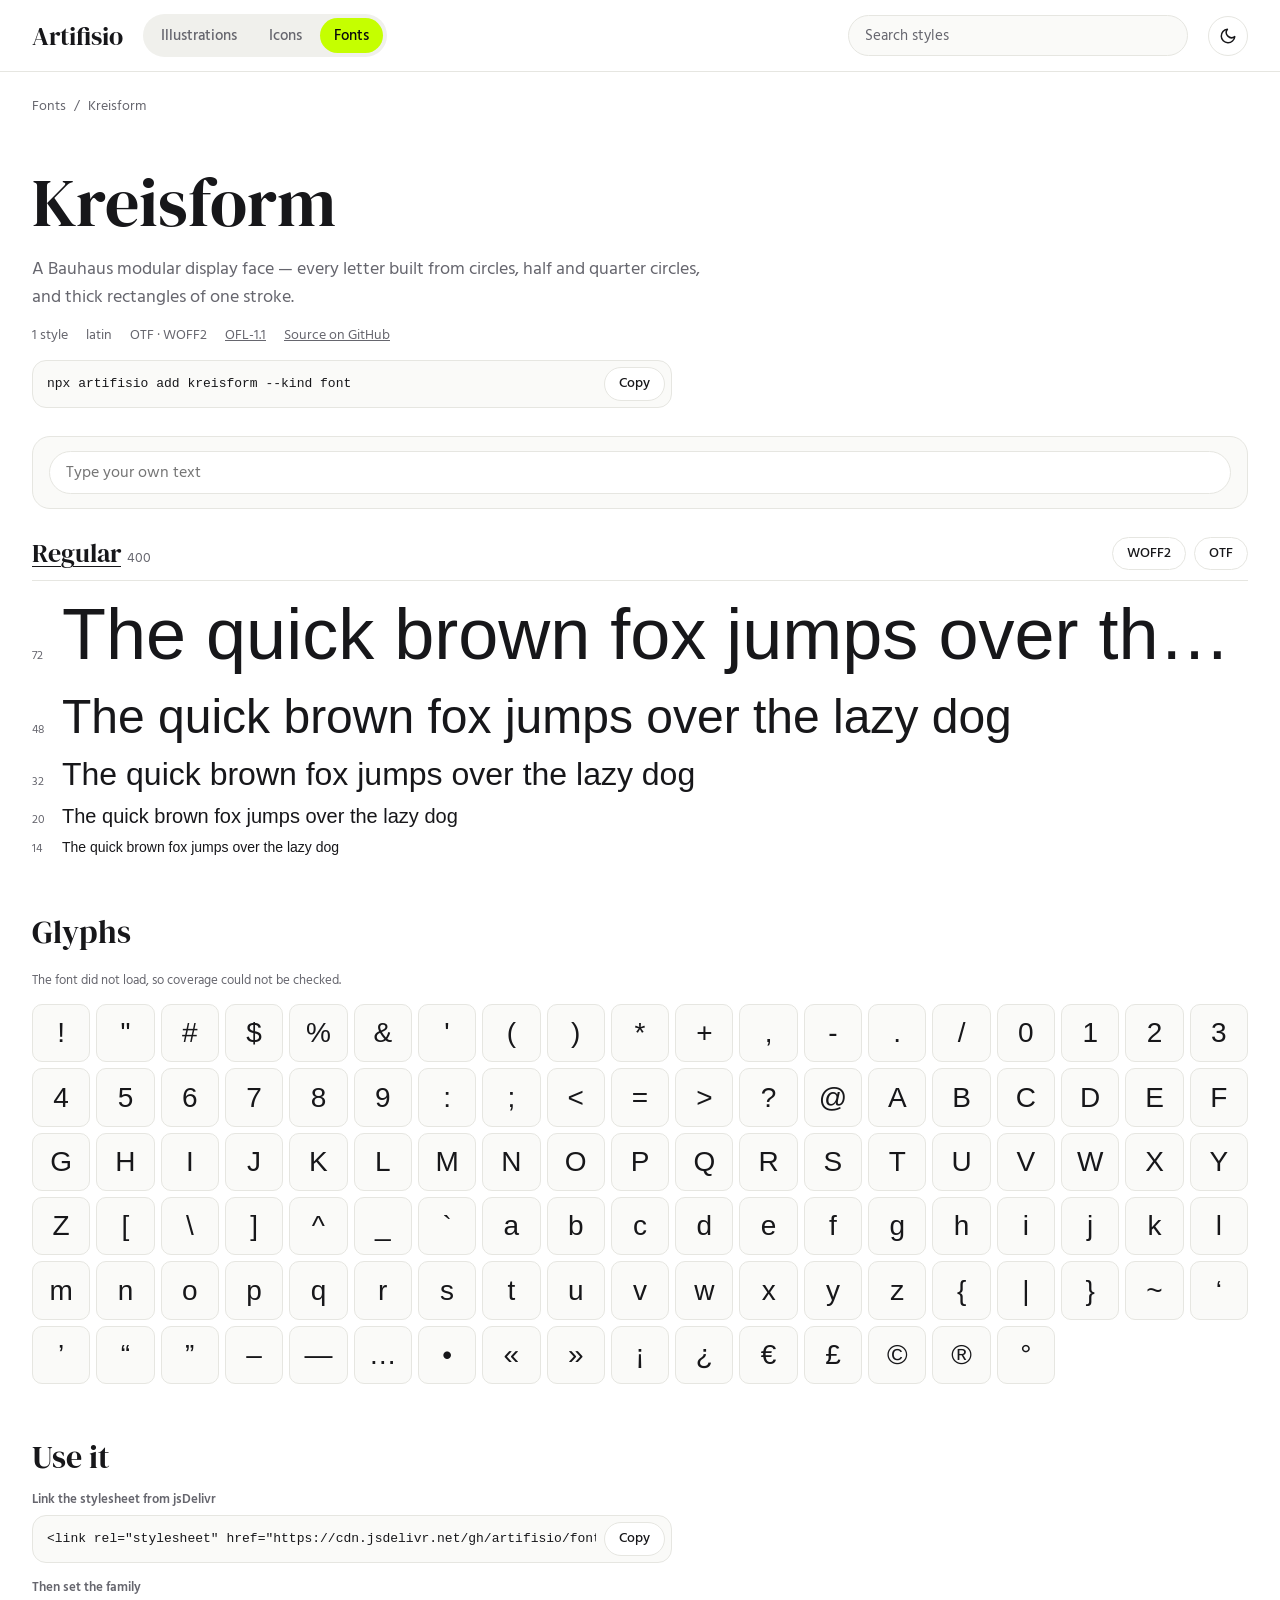
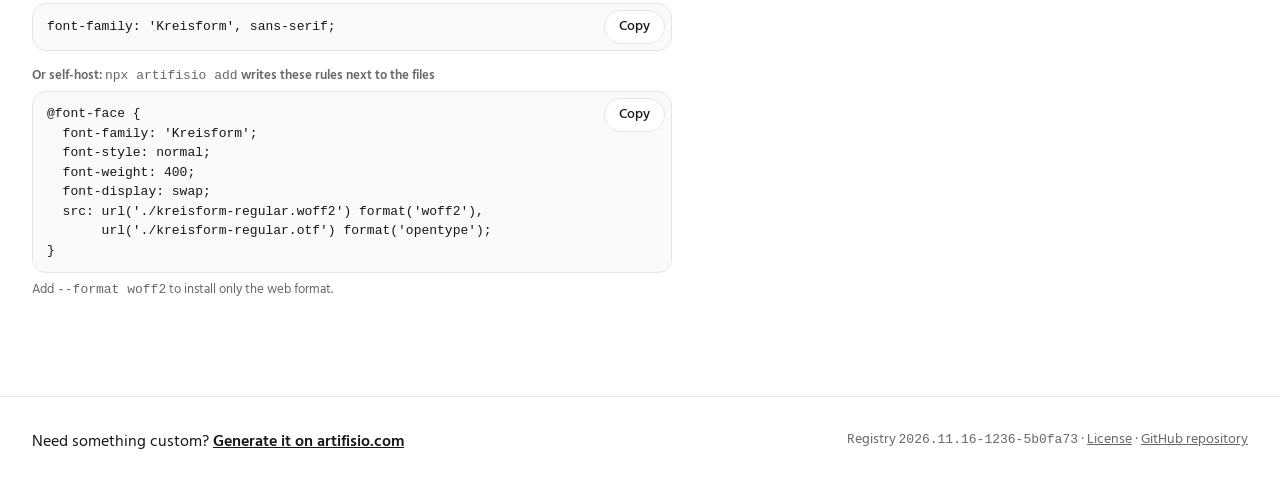
<file: docs/kreisform/index.html>
<!DOCTYPE html>
<html lang="en" data-theme="light">
<head>
<meta charset="utf-8" />
<meta name="viewport" content="width=device-width, initial-scale=1" />
<title>Kreisform · Fonts · Artifisio</title>
<meta name="description" content="A Bauhaus modular display face — every letter built from circles, half and quarter circles, and thick rectangles of one stroke." />
<link rel="canonical" href="https://artifisio.github.io/fonts/kreisform/" />
<meta property="og:type" content="website" />
<meta property="og:site_name" content="Artifisio" />
<meta property="og:title" content="Kreisform · Fonts · Artifisio" />
<meta property="og:description" content="A Bauhaus modular display face — every letter built from circles, half and quarter circles, and thick rectangles of one stroke." />
<meta property="og:url" content="https://artifisio.github.io/fonts/kreisform/" />
<link rel="icon" type="image/png" href="https://artifisio.com/favicon-32x32.png" />
<script>document.documentElement.classList.add('js');try{const t=localStorage.getItem('artifisio-gallery-theme');if(t==='dark'||t==='light')document.documentElement.dataset.theme=t}catch{}</script>
<link rel="preconnect" href="https://fonts.googleapis.com" />
<link rel="preconnect" href="https://fonts.gstatic.com" crossorigin />
<link rel="stylesheet" href="https://fonts.googleapis.com/css2?family=DM+Serif+Display&family=Hind+Madurai:wght@400;500;600&display=swap" />
<link rel="preconnect" href="https://raw.githubusercontent.com" crossorigin />
<style>@font-face{font-family:'Kreisform';font-style:normal;font-weight:400;font-display:swap;src:url('https://raw.githubusercontent.com/artifisio/fonts/main/sets/kreisform/kreisform-regular.woff2') format('woff2'),url('https://raw.githubusercontent.com/artifisio/fonts/main/sets/kreisform/kreisform-regular.otf') format('opentype')}</style>
<style>
:root{--ring:rgb(0 0 0/.14);--bg:#fff;--surface:#fafaf8;--raised:#fff;--canvas:#f3f3ef;--border:#e6e6e1;--text:#17171a;--muted:#66666e;--chip:#f0f0ec;--accent:#c5ff00;--accent-ink:#0b0b0c;--focus:#4f6600;--shadow:0 20px 50px rgb(0 0 0/.12);color-scheme:light}
[data-theme=dark]{--ring:rgb(255 255 255/.28);--bg:#0e0e10;--surface:#151517;--raised:#1b1b1e;--canvas:#e9e9e4;--border:#2b2b30;--text:#f4f4f5;--muted:#a1a1aa;--chip:#202024;--focus:#c5ff00;--shadow:0 20px 50px rgb(0 0 0/.5);color-scheme:dark}
*,*::before,*::after{box-sizing:border-box}
body{margin:0;background:var(--bg);color:var(--text);font:16px/1.55 'Hind Madurai',system-ui,-apple-system,'Segoe UI',sans-serif;-webkit-font-smoothing:antialiased}
h1,h2,h3{font-family:'DM Serif Display',Georgia,serif;font-weight:400;line-height:1.1;margin:0}
p{margin:0}
a{color:inherit}
:focus-visible{outline:2px solid var(--focus);outline-offset:2px}
code{font:13px/1.5 ui-monospace,SFMono-Regular,Menlo,Consolas,monospace}
[hidden]{display:none!important}
html:not(.js) .g-js{display:none!important}
.g-sr{position:absolute;width:1px;height:1px;overflow:hidden;clip-path:inset(50%);white-space:nowrap}
.g-wrap{max-width:1280px;margin:0 auto;padding-inline:16px}
.g-header{border-bottom:1px solid var(--border)}
.g-bar{display:flex;flex-wrap:wrap;align-items:center;gap:12px 20px;padding-top:14px;padding-bottom:14px}
.g-brand{font-family:'DM Serif Display',Georgia,serif;font-size:26px;line-height:1;text-decoration:none}
.g-kinds{order:2;flex-basis:100%;display:flex;gap:4px;padding:4px;background:var(--chip);border-radius:999px;width:max-content;max-width:100%}
.g-kinds a{flex:1;text-align:center;padding:6px 14px;border-radius:999px;text-decoration:none;font-size:15px;font-weight:500;color:var(--muted)}
.g-kinds a:hover{color:var(--text)}
.g-kinds a[aria-current]{background:var(--accent);color:var(--accent-ink)}
.g-search{order:3;flex-basis:100%}
.g-search input{width:100%;font:inherit;font-size:15px;color:var(--text);background:var(--surface);border:1px solid var(--border);border-radius:999px;padding:8px 16px}
.g-search input::placeholder{color:var(--muted)}
.g-theme{order:1;margin-left:auto}
@media (min-width:900px){
  .g-wrap{padding-inline:32px}
  .g-kinds{order:0;flex-basis:auto}
  .g-search{order:0;flex:1;flex-basis:auto;display:flex;justify-content:flex-end}
  .g-search input{max-width:340px}
  .g-theme{order:0;margin-left:0}
}
.g-btn{display:inline-flex;align-items:center;justify-content:center;gap:6px;border:1px solid var(--border);background:var(--raised);color:var(--text);border-radius:999px;padding:6px 14px;font:inherit;font-size:14px;font-weight:500;line-height:1.4;cursor:pointer;text-decoration:none;white-space:nowrap}
.g-btn:hover:not(:disabled){border-color:var(--text)}
.g-btn:disabled{opacity:.45;cursor:default}
.g-btn-primary{background:var(--accent);color:var(--accent-ink);border-color:var(--accent)}
.g-icon-btn{width:40px;height:40px;padding:0;font-size:18px}
.g-icon-btn svg{width:18px;height:18px}
[data-theme=dark] .g-moon,:root:not([data-theme=dark]) .g-sun{display:none}
.g-hero{padding:48px 0 28px;display:grid;grid-template-columns:minmax(0,1fr);gap:14px}
.g-hero h1{font-size:clamp(40px,7vw,68px)}
.g-lead{font-size:18px;color:var(--muted);max-width:68ch}
.g-hero p code{white-space:nowrap}
.g-crumbs{display:flex;gap:8px;font-size:14px;color:var(--muted);padding-top:24px}
.g-crumbs a{text-decoration:none}
.g-crumbs a:hover{color:var(--text);text-decoration:underline}
.g-facts{display:flex;flex-wrap:wrap;gap:6px 18px;list-style:none;margin:0;padding:0;font-size:14px;color:var(--muted)}
.g-copyrow{display:flex;align-items:center;gap:8px;max-width:640px;background:var(--surface);border:1px solid var(--border);border-radius:14px;padding:6px 6px 6px 14px}
.g-copyrow code{flex:1;min-width:0;overflow-x:auto;white-space:nowrap;scrollbar-width:none}
html:not(.js) .g-copyrow{padding-right:14px}
.g-chips{display:flex;flex-wrap:wrap;gap:8px;margin:0 0 24px}
@media (max-width:899px){.g-chips{flex-wrap:nowrap;overflow-x:auto;scrollbar-width:none;margin-right:-16px;padding-right:16px}}
.g-chip{flex:none;border:1px solid var(--border);background:transparent;color:var(--text);border-radius:999px;padding:4px 12px;font:inherit;font-size:14px;cursor:pointer}
.g-chip[aria-pressed=true]{background:var(--text);color:var(--bg);border-color:var(--text)}
.g-list{list-style:none;margin:0;padding:0}
.g-empty{color:var(--muted);text-align:center;padding:64px 0}
.g-badge{display:inline-block;font-size:12px;font-weight:600;line-height:1;padding:5px 8px;border-radius:999px;background:var(--accent);color:var(--accent-ink)}
.g-tag{display:inline-block;font-size:12px;line-height:1;padding:5px 8px;border-radius:999px;background:var(--chip);color:var(--muted)}
.g-label{display:block;font-size:13px;font-weight:600;color:var(--muted);margin-bottom:6px}
.g-note{font-size:13px;color:var(--muted);margin-top:6px}
.g-actions{display:flex;flex-wrap:wrap;gap:8px}
.g-box{display:grid;gap:12px;margin:0 0 28px;padding:14px 16px;background:var(--surface);border:1px solid var(--border);border-radius:18px}
.g-box-head{display:flex;align-items:center;justify-content:space-between;gap:12px}
.g-box h2{font-family:inherit;font-size:14px;font-weight:600;line-height:1;color:var(--muted)}
.g-swatches{display:flex;flex-wrap:wrap;gap:8px}
.g-swatch{display:inline-flex;align-items:center;gap:8px;padding:3px 12px 3px 3px;font-size:14px;background:var(--raised);border:1px solid var(--border);border-radius:999px;cursor:pointer}
.g-swatch:focus-within{outline:2px solid var(--focus);outline-offset:2px}
.g-swatch.is-changed{border-color:var(--text)}
.g-swatch small{font-size:12px;color:var(--muted)}
.g-swatch.is-changed small{display:none}
.g-swatch input{width:28px;height:28px;padding:0;border:0;border-radius:50%;background:none;cursor:pointer}
.g-swatch input:focus-visible{outline:none}
.g-swatch input::-webkit-color-swatch-wrapper{padding:0}
.g-swatch input::-webkit-color-swatch{border:1px solid var(--ring);border-radius:50%}
.g-swatch input::-moz-color-swatch{border:1px solid var(--ring);border-radius:50%}
.g-svg,.g-svg svg{display:block;width:100%;height:100%}
.g-panel{display:none;position:fixed;z-index:20;top:0;right:0;bottom:0;width:min(480px,100%);flex-direction:column;overflow-y:auto;background:var(--bg);border-left:1px solid var(--border);box-shadow:var(--shadow)}
.g-panel.is-open,html:not(.js) .g-panel:target{display:flex}
.g-panel-head{position:sticky;top:0;z-index:1;display:flex;align-items:center;justify-content:space-between;gap:12px;padding:14px 16px 14px 20px;background:var(--bg);border-bottom:1px solid var(--border)}
.g-panel-head h2{font-size:26px;overflow-wrap:anywhere}
.g-panel-body{display:grid;grid-template-columns:minmax(0,1fr);gap:22px;padding:20px}
.g-panel:focus{outline:none}
.g-backdrop{display:none;position:fixed;z-index:10;inset:0;background:rgb(0 0 0/.4)}
.g-panel-open .g-backdrop,html:not(.js) .g-panel:target~.g-backdrop{display:block}
html.g-panel-open{overflow:hidden}
.g-footer{margin-top:96px;border-top:1px solid var(--border);padding:32px 0 40px;font-size:14px;color:var(--muted)}
.g-footer .g-wrap{display:flex;flex-wrap:wrap;justify-content:space-between;gap:12px 32px}
.g-cta{color:var(--text);font-size:16px}
.g-cta a{font-weight:600}

.fnt-controls{display:flex;flex-wrap:wrap;align-items:center;gap:12px 24px}
.fnt-text{flex:1 1 260px}
.fnt-text input{width:100%;font:inherit;color:var(--text);background:var(--raised);border:1px solid var(--border);border-radius:999px;padding:8px 16px}
.fnt-range{display:flex;align-items:center;gap:10px;font-size:14px;color:var(--muted)}
.fnt-range input{width:160px;accent-color:var(--text)}
.fnt-range output{min-width:4ch;font-variant-numeric:tabular-nums}
.g-overview-font{border-top:1px solid var(--border)}
.g-overview-font>li{border-bottom:1px solid var(--border)}
.fnt-row{display:grid;gap:12px;padding:24px 0}
.fnt-head{display:flex;flex-wrap:wrap;align-items:center;gap:6px 14px}
.fnt-head h2{font-size:24px}
.fnt-head h2 a{text-decoration:none}
.fnt-head h2 a:hover{text-decoration:underline}
.fnt-style-head h2 a{text-decoration-thickness:1px;text-underline-offset:4px}
.fnt-meta{font-size:14px;color:var(--muted)}
.fnt-tags{display:flex;flex-wrap:wrap;gap:6px}
.fnt-sample-link{display:block;text-decoration:none;min-width:0}
.fnt-sample{display:block;font-size:var(--fnt-size,40px);line-height:1.2;overflow-wrap:anywhere}
.fnt-styles{display:grid;gap:40px}
.fnt-style{display:grid;gap:10px;min-width:0}
.fnt-style-head{display:flex;flex-wrap:wrap;align-items:center;justify-content:space-between;gap:10px;padding-bottom:10px;border-bottom:1px solid var(--border)}
.fnt-style-head h2{font-size:26px}
.fnt-style-head h2 span{font-family:'Hind Madurai',system-ui,sans-serif;font-size:14px;color:var(--muted)}
.fnt-line{display:flex;align-items:baseline;gap:16px;min-width:0}
.fnt-px{flex:none;width:2ch;font-size:12px;color:var(--muted);font-variant-numeric:tabular-nums}
.fnt-line .fnt-sample{min-width:0;white-space:nowrap;overflow:hidden;text-overflow:ellipsis}
.fnt-section{display:grid;grid-template-columns:minmax(0,1fr);gap:14px;margin-top:56px}
.fnt-section>h2{font-size:32px}
.fnt-glyph-grid{display:grid;gap:6px;grid-template-columns:repeat(auto-fill,minmax(56px,1fr))}
.fnt-glyph-grid li{display:grid;place-items:center;aspect-ratio:1;font-size:28px;line-height:1;background:var(--surface);border:1px solid var(--border);border-radius:10px}
.fnt-glyph-grid li.is-missing{color:var(--muted);border-style:dashed;background:repeating-linear-gradient(135deg,transparent 0 6px,var(--chip) 6px 12px)}
.g-copyrow:has(.fnt-css){align-items:flex-start}
.g-copyrow .fnt-css{white-space:pre;padding:6px 0}
.fnt-preview{display:grid;gap:12px;padding:24px;background:var(--surface);border:1px solid var(--border);border-radius:16px;font-size:24px;line-height:1.3;overflow-wrap:anywhere}
.fnt-aa{font-size:120px;line-height:1}
</style>
</head>
<body>
<header class="g-header">
  <div class="g-wrap g-bar">
    <a class="g-brand" href="https://artifisio.com">Artifisio</a>
    <nav class="g-kinds" aria-label="Registries"><a href="https://artifisio.github.io/illustrations/">Illustrations</a><a href="https://artifisio.github.io/icons/">Icons</a><a href="https://artifisio.github.io/fonts/" aria-current="page">Fonts</a></nav>
    <div class="g-search g-js"><label class="g-sr" for="g-search">Search styles</label><input id="g-search" type="search" placeholder="Search styles" autocomplete="off" /></div>
    <button type="button" class="g-btn g-icon-btn g-theme g-js" aria-label="Dark mode" aria-pressed="false"><svg class="g-moon" viewBox="0 0 24 24" fill="none" stroke="currentColor" stroke-width="2" stroke-linecap="round" stroke-linejoin="round" aria-hidden="true"><path d="M21 12.8A9 9 0 1 1 11.2 3a7 7 0 0 0 9.8 9.8z"/></svg><svg class="g-sun" viewBox="0 0 24 24" fill="none" stroke="currentColor" stroke-width="2" stroke-linecap="round" aria-hidden="true"><circle cx="12" cy="12" r="4"/><path d="M12 2v2M12 20v2M4.9 4.9l1.4 1.4M17.7 17.7l1.4 1.4M2 12h2M20 12h2M4.9 19.1l1.4-1.4M17.7 6.3l1.4-1.4"/></svg></button>
  </div>
</header>
<main class="g-wrap">
<nav class="g-crumbs" aria-label="Breadcrumb"><a href="../">Fonts</a><span aria-hidden="true">/</span><span aria-current="page">Kreisform</span></nav>
<section class="g-hero">
  <h1>Kreisform</h1>
  <p class="g-lead">A Bauhaus modular display face — every letter built from circles, half and quarter circles, and thick rectangles of one stroke.</p>
  <ul class="g-facts"><li>1 style</li><li>latin</li><li>OTF · WOFF2</li><li><a href="https://openfontlicense.org">OFL-1.1</a></li><li><a href="https://github.com/artifisio/fonts/tree/main/sets/kreisform">Source on GitHub</a></li></ul>
  <div class="g-copyrow"><code class="g-install">npx artifisio add kreisform --kind font</code><button type="button" class="g-btn g-copy g-js">Copy</button></div>
</section>
<section class="g-box fnt-controls g-js" aria-label="Preview">
  <label class="fnt-text"><span class="g-sr">Preview text</span><input id="fnt-text" type="text" placeholder="Type your own text" autocomplete="off" /></label>
</section>
<div class="fnt-styles">
<section class="fnt-style" data-search="regular 400">
  <div class="fnt-style-head"><h2><a href="#regular">Regular</a> <span>400</span></h2><div class="g-actions"><a class="g-btn" href="https://raw.githubusercontent.com/artifisio/fonts/main/sets/kreisform/kreisform-regular.woff2" download>WOFF2</a><a class="g-btn" href="https://raw.githubusercontent.com/artifisio/fonts/main/sets/kreisform/kreisform-regular.otf" download>OTF</a></div></div>
  <div class="fnt-line"><span class="fnt-px">72</span><span class="fnt-sample" style="font-family:'Kreisform',sans-serif;font-weight:400;font-style:normal;font-size:72px">The quick brown fox jumps over the lazy dog</span></div><div class="fnt-line"><span class="fnt-px">48</span><span class="fnt-sample" style="font-family:'Kreisform',sans-serif;font-weight:400;font-style:normal;font-size:48px">The quick brown fox jumps over the lazy dog</span></div><div class="fnt-line"><span class="fnt-px">32</span><span class="fnt-sample" style="font-family:'Kreisform',sans-serif;font-weight:400;font-style:normal;font-size:32px">The quick brown fox jumps over the lazy dog</span></div><div class="fnt-line"><span class="fnt-px">20</span><span class="fnt-sample" style="font-family:'Kreisform',sans-serif;font-weight:400;font-style:normal;font-size:20px">The quick brown fox jumps over the lazy dog</span></div><div class="fnt-line"><span class="fnt-px">14</span><span class="fnt-sample" style="font-family:'Kreisform',sans-serif;font-weight:400;font-style:normal;font-size:14px">The quick brown fox jumps over the lazy dog</span></div>
</section>
</div>
<section class="fnt-section" aria-labelledby="fnt-glyphs-title">
  <h2 id="fnt-glyphs-title">Glyphs</h2>
  <p class="g-note g-js fnt-coverage">Checking coverage…</p>
  <ul class="g-list fnt-glyph-grid" data-family="Kreisform" data-weight="400" style="font-family:'Kreisform',sans-serif;font-weight:400;font-style:normal"><li title="U+0021">!</li><li title="U+0022">&quot;</li><li title="U+0023">#</li><li title="U+0024">$</li><li title="U+0025">%</li><li title="U+0026">&amp;</li><li title="U+0027">'</li><li title="U+0028">(</li><li title="U+0029">)</li><li title="U+002A">*</li><li title="U+002B">+</li><li title="U+002C">,</li><li title="U+002D">-</li><li title="U+002E">.</li><li title="U+002F">/</li><li title="U+0030">0</li><li title="U+0031">1</li><li title="U+0032">2</li><li title="U+0033">3</li><li title="U+0034">4</li><li title="U+0035">5</li><li title="U+0036">6</li><li title="U+0037">7</li><li title="U+0038">8</li><li title="U+0039">9</li><li title="U+003A">:</li><li title="U+003B">;</li><li title="U+003C">&lt;</li><li title="U+003D">=</li><li title="U+003E">&gt;</li><li title="U+003F">?</li><li title="U+0040">@</li><li title="U+0041">A</li><li title="U+0042">B</li><li title="U+0043">C</li><li title="U+0044">D</li><li title="U+0045">E</li><li title="U+0046">F</li><li title="U+0047">G</li><li title="U+0048">H</li><li title="U+0049">I</li><li title="U+004A">J</li><li title="U+004B">K</li><li title="U+004C">L</li><li title="U+004D">M</li><li title="U+004E">N</li><li title="U+004F">O</li><li title="U+0050">P</li><li title="U+0051">Q</li><li title="U+0052">R</li><li title="U+0053">S</li><li title="U+0054">T</li><li title="U+0055">U</li><li title="U+0056">V</li><li title="U+0057">W</li><li title="U+0058">X</li><li title="U+0059">Y</li><li title="U+005A">Z</li><li title="U+005B">[</li><li title="U+005C">\</li><li title="U+005D">]</li><li title="U+005E">^</li><li title="U+005F">_</li><li title="U+0060">`</li><li title="U+0061">a</li><li title="U+0062">b</li><li title="U+0063">c</li><li title="U+0064">d</li><li title="U+0065">e</li><li title="U+0066">f</li><li title="U+0067">g</li><li title="U+0068">h</li><li title="U+0069">i</li><li title="U+006A">j</li><li title="U+006B">k</li><li title="U+006C">l</li><li title="U+006D">m</li><li title="U+006E">n</li><li title="U+006F">o</li><li title="U+0070">p</li><li title="U+0071">q</li><li title="U+0072">r</li><li title="U+0073">s</li><li title="U+0074">t</li><li title="U+0075">u</li><li title="U+0076">v</li><li title="U+0077">w</li><li title="U+0078">x</li><li title="U+0079">y</li><li title="U+007A">z</li><li title="U+007B">{</li><li title="U+007C">|</li><li title="U+007D">}</li><li title="U+007E">~</li><li title="U+2018">‘</li><li title="U+2019">’</li><li title="U+201C">“</li><li title="U+201D">”</li><li title="U+2013">–</li><li title="U+2014">—</li><li title="U+2026">…</li><li title="U+2022">•</li><li title="U+00AB">«</li><li title="U+00BB">»</li><li title="U+00A1">¡</li><li title="U+00BF">¿</li><li title="U+20AC">€</li><li title="U+00A3">£</li><li title="U+00A9">©</li><li title="U+00AE">®</li><li title="U+00B0">°</li></ul>
</section>
<section class="fnt-section" aria-labelledby="fnt-use-title">
  <h2 id="fnt-use-title">Use it</h2>
  <div><span class="g-label">Link the stylesheet from jsDelivr</span><div class="g-copyrow"><code>&lt;link rel=&quot;stylesheet&quot; href=&quot;https://cdn.jsdelivr.net/gh/artifisio/fonts@main/sets/kreisform/kreisform.css&quot; /&gt;</code><button type="button" class="g-btn g-copy g-js">Copy</button></div></div>
  <div><span class="g-label">Then set the family</span><div class="g-copyrow"><code>font-family: 'Kreisform', sans-serif;</code><button type="button" class="g-btn g-copy g-js">Copy</button></div></div>
  <div><span class="g-label">Or self-host: <code>npx artifisio add</code> writes these rules next to the files</span><div class="g-copyrow"><code class="fnt-css">@font-face {
  font-family: 'Kreisform';
  font-style: normal;
  font-weight: 400;
  font-display: swap;
  src: url('./kreisform-regular.woff2') format('woff2'),
       url('./kreisform-regular.otf') format('opentype');
}</code><button type="button" class="g-btn g-copy g-js">Copy</button></div><p class="g-note">Add <code>--format woff2</code> to install only the web format.</p></div>
</section>
<p class="g-empty" hidden>Nothing matches your search.</p>
</main>
<div class="g-panels">
<section class="g-panel" id="regular" role="dialog" aria-labelledby="regular-title">
  <div class="g-panel-head"><h2 id="regular-title">Kreisform Regular</h2><a class="g-btn g-icon-btn g-close" href="#" aria-label="Close">✕</a></div>
  <div class="g-panel-body"><div class="fnt-preview" style="font-family:'Kreisform',sans-serif;font-weight:400;font-style:normal"><span class="fnt-aa">Aa</span><span>ABCDEFGHIJKLM<br />abcdefghijklm<br />0123456789</span></div>
<div><span class="g-label">Download</span><div class="g-actions"><a class="g-btn" href="https://raw.githubusercontent.com/artifisio/fonts/main/sets/kreisform/kreisform-regular.woff2" download>WOFF2</a><a class="g-btn" href="https://raw.githubusercontent.com/artifisio/fonts/main/sets/kreisform/kreisform-regular.otf" download>OTF</a></div></div>
<div><span class="g-label">File URL</span><div class="g-copyrow"><code>https://raw.githubusercontent.com/artifisio/fonts/main/sets/kreisform/kreisform-regular.woff2</code><button type="button" class="g-btn g-copy g-js">Copy</button></div></div>
<div><span class="g-label">Install the family</span><div class="g-copyrow"><code class="g-install">npx artifisio add kreisform --kind font</code><button type="button" class="g-btn g-copy g-js">Copy</button></div><p class="g-note">The CLI installs every style with a ready-made stylesheet and writes ATTRIBUTION.md.</p></div></div>
</section>
<a class="g-backdrop g-close" href="#" tabindex="-1" aria-hidden="true"></a>
</div>
<footer class="g-footer">
  <div class="g-wrap">
    <p class="g-cta">Need something custom? <a href="https://artifisio.com">Generate it on artifisio.com</a></p>
    <p>Registry <code>2026.11.16-1236-5b0fa73</code> · <a href="https://github.com/artifisio/fonts/blob/main/LICENSE">License</a> · <a href="https://github.com/artifisio/fonts">GitHub repository</a></p>
  </div>
</footer>
<script>
(() => {
  const root = document.documentElement
  const all = (sel) => [...document.querySelectorAll(sel)]
  const matches = (text,q)=>q.split(/\s+/).every(t=>text.includes(t))

  const theme = document.querySelector('.g-theme')
  const syncTheme = () => theme.setAttribute('aria-pressed', String(root.dataset.theme === 'dark'))
  theme.addEventListener('click', () => {
    root.dataset.theme = root.dataset.theme === 'dark' ? 'light' : 'dark'
    try { localStorage.setItem('artifisio-gallery-theme', root.dataset.theme) } catch {}
    syncTheme()
  })
  syncTheme()

  const search = document.getElementById('g-search')
  const empty = document.querySelector('.g-empty')
  let tag = ''
  function filter() {
    const q = search.value.trim().toLowerCase()
    let shown = 0
    for (const el of all('[data-search]')) {
      const ok = matches(el.dataset.search, q) && (!tag || (el.dataset.tags || '').split(' ').includes(tag))
      el.hidden = !ok
      if (ok) shown++
    }
    if (empty) empty.hidden = shown > 0
    document.dispatchEvent(new CustomEvent('gallery:filter', { detail: { q, tag } }))
  }
  search.addEventListener('input', filter)
  const initial = new URLSearchParams(location.search).get('q')
  if (initial) {
    search.value = initial
    filter()
  }
  for (const chip of all('.g-chips .g-chip')) {
    chip.addEventListener('click', () => {
      tag = chip.dataset.tag
      for (const c of all('.g-chips .g-chip')) c.setAttribute('aria-pressed', String(c === chip))
      filter()
    })
  }

  async function copy(text, button) {
    try { await navigator.clipboard.writeText(text) } catch { return }
    button.dataset.label ??= button.textContent
    button.textContent = 'Copied'
    clearTimeout(button.copyTimer)
    button.copyTimer = setTimeout(() => { button.textContent = button.dataset.label }, 1400)
  }
  document.addEventListener('click', (e) => {
    const button = e.target.closest('.g-copy')
    if (button) copy(button.dataset.copy ?? button.closest('.g-copyrow').querySelector('code').textContent, button)
  })

  window.gallery = { copy, matches }

  let open = null
  let opener = null
  let pushed = false
  function show(id) {
    const panel = id ? document.getElementById(id) : null
    const next = panel && panel.classList.contains('g-panel') ? panel : null
    const prev = open
    if (open && open !== next) open.classList.remove('is-open')
    open = next
    root.classList.toggle('g-panel-open', !!next)
    if (!next) {
      if (prev && opener) opener.focus()
      return
    }
    next.classList.add('is-open')
    next.querySelector('.g-close').focus()
    document.dispatchEvent(new CustomEvent('gallery:panel', { detail: next }))
  }
  function close() {
    if (!open) return
    // Undo our own push so open + close leaves history as it was.
    if (pushed) return history.back()
    history.replaceState(null, '', location.pathname + location.search)
    show(null)
  }
  const fromHash = () => {
    pushed = false
    show(decodeURIComponent(location.hash.slice(1)))
  }
  document.addEventListener('click', (e) => {
    const link = e.target.closest('a[href^="#"]')
    if (!link) return
    if (link.classList.contains('g-close')) {
      e.preventDefault()
      close()
      return
    }
    const id = decodeURIComponent(link.getAttribute('href').slice(1))
    if (!document.getElementById(id)?.classList.contains('g-panel')) return
    e.preventDefault()
    opener = link
    if (open) history.replaceState(null, '', '#' + id)
    else {
      history.pushState(null, '', '#' + id)
      pushed = true
    }
    show(id)
  })
  document.addEventListener('keydown', (e) => { if (e.key === 'Escape') close() })
  addEventListener('popstate', fromHash)
  addEventListener('hashchange', fromHash)
  fromHash()
})()
</script>
<script>
(() => {
  const texts = new Map()
  const svgText = (src) => {
    if (!texts.has(src)) texts.set(src, fetch(src).then((r) => (r.ok ? r.text() : Promise.reject(new Error(r.status)))))
    return texts.get(src)
  }
  let seq = 0
  // Inline so --artf-* vars reach the paths; prefix ids so gradients from different SVGs don't collide.
  async function inline(img) {
    const p = 'a' + seq++ + '-'
    const text = (await svgText(img.dataset.svg)).replace(/(\s)id="/g, '$1id="' + p).replace(/url\(#/g, 'url(#' + p).replace(/href="#/g, 'href="#' + p)
    const host = document.createElement('span')
    host.className = 'g-svg'
    if (img.alt) {
      host.setAttribute('role', 'img')
      host.setAttribute('aria-label', img.alt)
    } else host.setAttribute('aria-hidden', 'true')
    host.innerHTML = text
    if (img.isConnected) img.replaceWith(host)
  }
  const inlineIn = (scope) => { for (const img of scope.querySelectorAll('img[data-svg]')) inline(img).catch(() => {}) }
  window.gallery.inline = inlineIn

  const inputs = [...document.querySelectorAll('.g-palette input[type=color]')]
  const changed = () => inputs.filter((i) => i.value !== i.dataset.default)
  document.addEventListener('click', async (e) => {
    const button = e.target.closest('.g-copy-svg')
    if (!button) return
    const vars = changed().map((i) => '--artf-' + i.dataset.slot + ': ' + i.value).join('; ')
    let text = await svgText(button.dataset.src)
    if (vars) text = /<svg[^>]*\sstyle="/.test(text) ? text.replace(/(<svg[^>]*\sstyle=")/, '$1' + vars + '; ') : text.replace(/<svg\b/, '<svg style="' + vars + '"')
    window.gallery.copy(text, button)
  })
  const toHex = (rgb) => '#' + rgb.match(/[\d.]+/g).slice(0, 3).map((n) => Math.round(n).toString(16).padStart(2, '0')).join('')
  // A currentColor slot defaults to the text colour, so its swatch shows what renders until it is changed.
  function syncTextSlots() {
    if (!inputs.length) return
    for (const i of inputs.filter((i) => 'text' in i.dataset)) {
      const unchanged = i.value === i.dataset.default
      i.dataset.default = toHex(getComputedStyle(document.body).color)
      if (unchanged) i.value = i.dataset.default
    }
    update()
  }
  const reset = document.querySelector('.g-reset')
  const installs = [...document.querySelectorAll('.g-install')]
  const command = installs[0]?.textContent
  let themed = false
  function update() {
    const diff = changed()
    for (const i of inputs) {
      const on = diff.includes(i)
      i.closest('.g-swatch').classList.toggle('is-changed', on)
      if (on) document.body.style.setProperty('--artf-' + i.dataset.slot, i.value)
      else document.body.style.removeProperty('--artf-' + i.dataset.slot)
    }
    const colors = diff.map((i) => i.dataset.slot + '=' + i.value).join(',')
    for (const el of installs) el.textContent = command + (colors ? ' --colors "' + colors + '"' : '')
    reset.disabled = !diff.length
    if (diff.length && !themed) {
      themed = true
      inlineIn(document.querySelector('main'))
      const open = document.querySelector('.g-panel.is-open')
      if (open) inlineIn(open)
    }
  }
  for (const i of inputs) i.addEventListener('input', update)
  reset?.addEventListener('click', () => {
    for (const i of inputs) i.value = i.dataset.default
    update()
  })
  document.addEventListener('gallery:panel', (e) => { if (themed) inlineIn(e.detail) })
  new MutationObserver(syncTextSlots).observe(document.documentElement, { attributeFilter: ['data-theme'] })
  syncTextSlots()
})()
;
(() => {
  const samples = [...document.querySelectorAll('.fnt-sample')]
  const defaults = samples.map((s) => s.textContent)
  const text = document.getElementById('fnt-text')
  const size = document.getElementById('fnt-size')
  const output = document.querySelector('.fnt-size-out')
  const setText = () => samples.forEach((s, i) => { s.textContent = text.value || defaults[i] })
  const setSize = () => {
    document.querySelector('main').style.setProperty('--fnt-size', size.value + 'px')
    output.textContent = size.value + 'px'
  }
  text.addEventListener('input', setText)
  size?.addEventListener('input', setSize)
  // Back navigation restores the inputs, not the samples.
  if (text.value) setText()
  if (size) setSize()
})()
;
(async () => {
  const grid = document.querySelector('.fnt-glyph-grid')
  const summary = document.querySelector('.fnt-coverage')
  const face = grid.dataset.weight + ' 32px "' + grid.dataset.family.replace(/["\\]/g, '\\$&') + '"'
  const cells = [...grid.children]
  try {
    if (!(await document.fonts.load(face, cells.map((c) => c.textContent).join(''))).length) throw new Error('not loaded')
  } catch {
    summary.textContent = 'The font did not load, so coverage could not be checked.'
    return
  }
  const canvas = document.createElement('canvas')
  canvas.width = canvas.height = 64
  const ctx = canvas.getContext('2d', { willReadFrequently: true })
  const draw = (ch, fallback) => {
    ctx.clearRect(0, 0, 64, 64)
    ctx.font = face + ', ' + fallback
    ctx.fillText(ch, 8, 44)
    return ctx.getImageData(0, 0, 64, 64).data.join()
  }
  let missing = 0
  for (const cell of cells) {
    const ch = cell.textContent
    const mono = draw(ch, 'monospace')
    const gone = mono !== draw(ch, 'serif') || mono !== draw(ch, 'sans-serif')
    cell.classList.toggle('is-missing', gone)
    if (gone) {
      missing++
      cell.title += ' · not in this font'
    }
  }
  summary.textContent = (cells.length - missing) + ' of ' + cells.length + ' characters covered' + (missing ? '; hatched ones are missing and drawn in a fallback font.' : '.')
})()
</script>
</body>
</html>
</file>
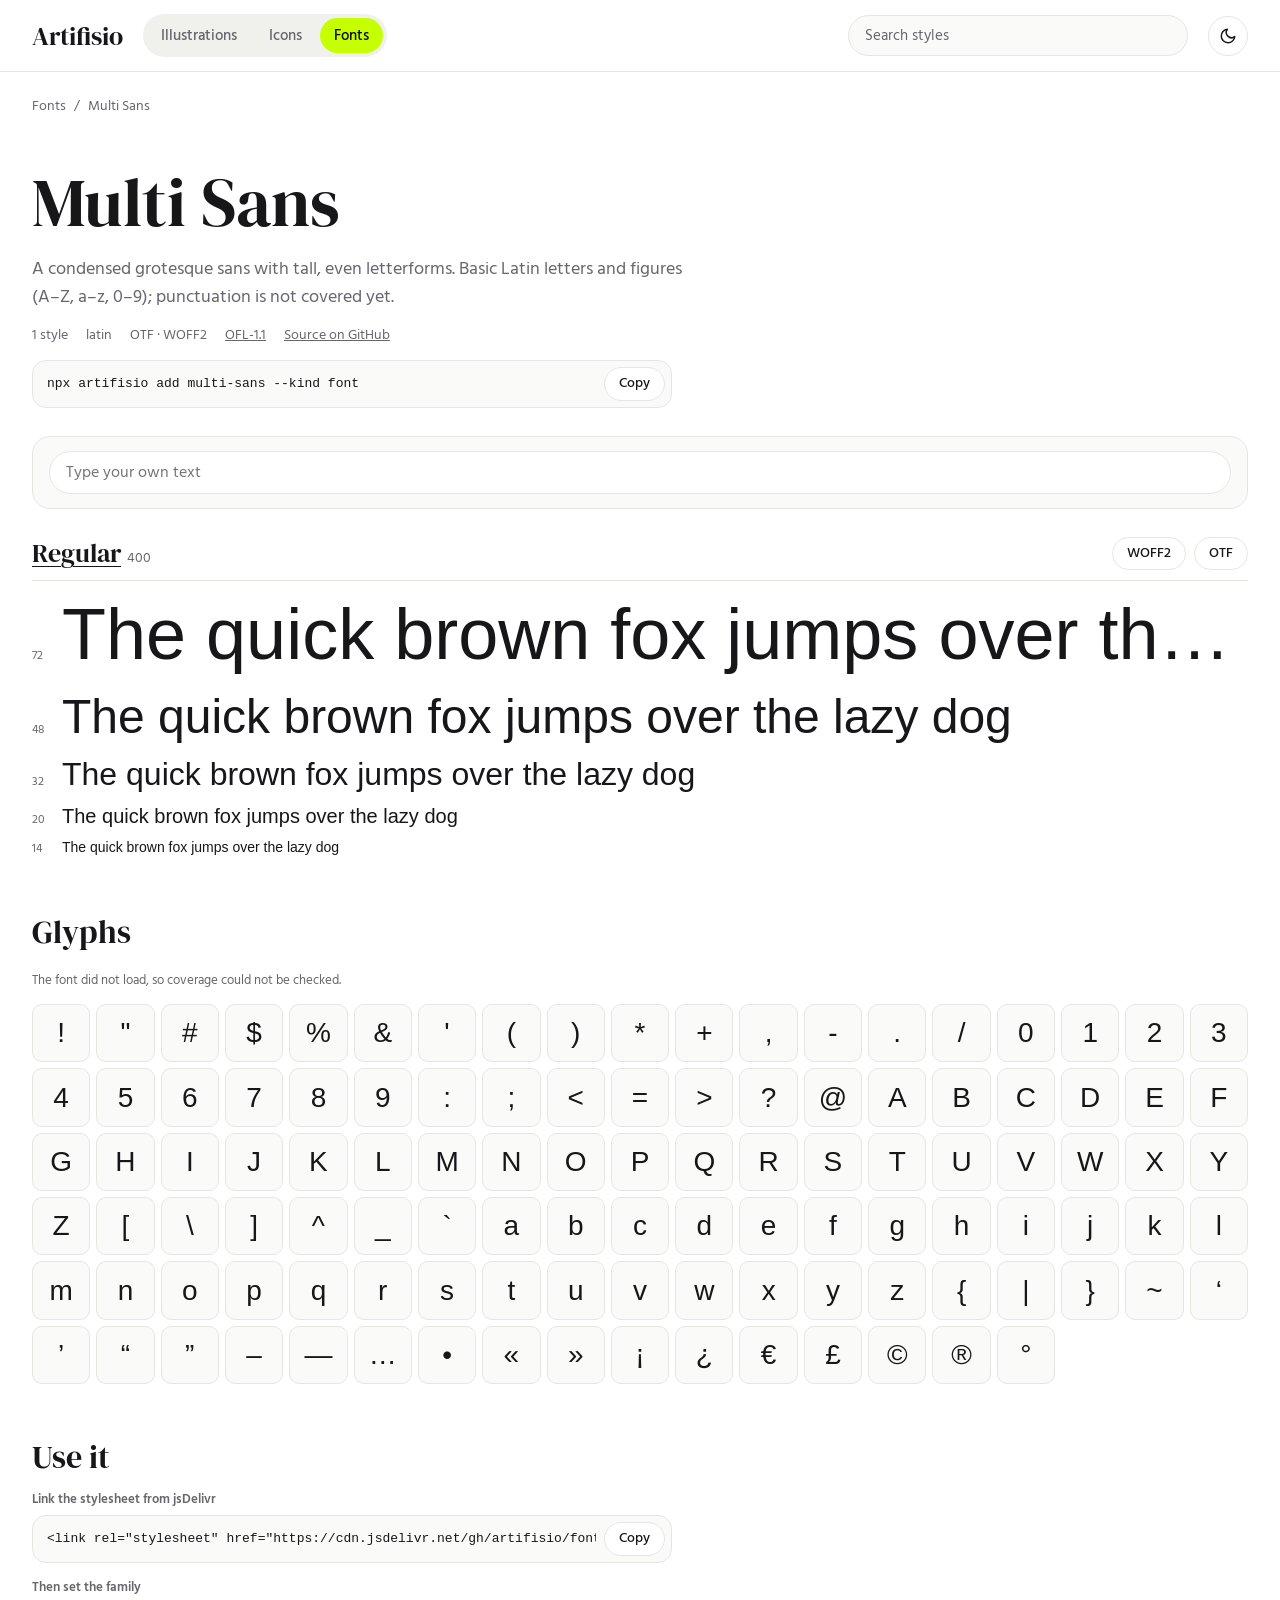
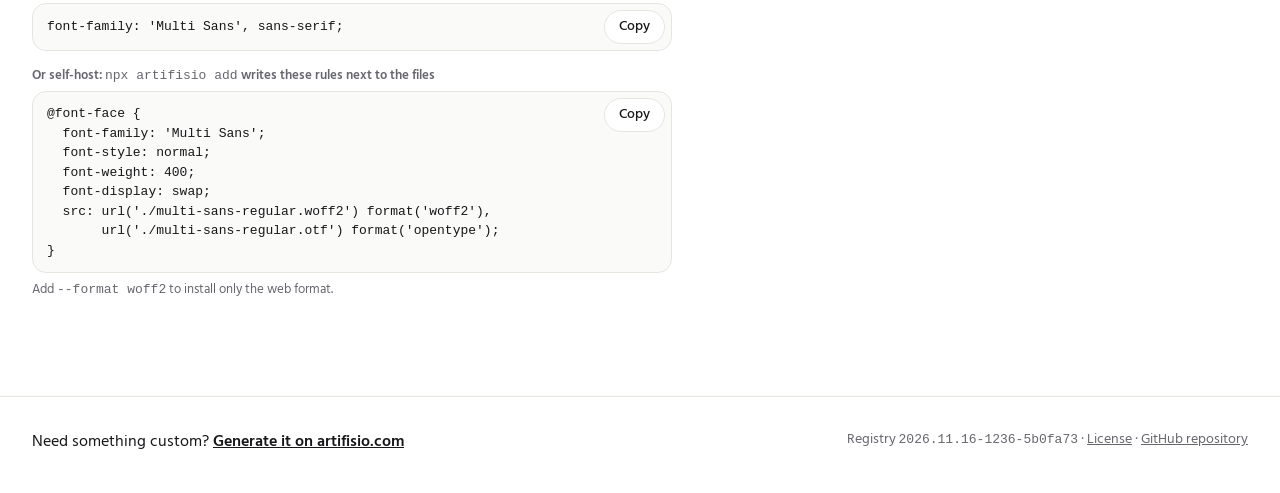
<file: docs/multi-sans/index.html>
<!DOCTYPE html>
<html lang="en" data-theme="light">
<head>
<meta charset="utf-8" />
<meta name="viewport" content="width=device-width, initial-scale=1" />
<title>Multi Sans · Fonts · Artifisio</title>
<meta name="description" content="A condensed grotesque sans with tall, even letterforms. Basic Latin letters and figures (A–Z, a–z, 0–9); punctuation is not covered yet." />
<link rel="canonical" href="https://artifisio.github.io/fonts/multi-sans/" />
<meta property="og:type" content="website" />
<meta property="og:site_name" content="Artifisio" />
<meta property="og:title" content="Multi Sans · Fonts · Artifisio" />
<meta property="og:description" content="A condensed grotesque sans with tall, even letterforms. Basic Latin letters and figures (A–Z, a–z, 0–9); punctuation is not covered yet." />
<meta property="og:url" content="https://artifisio.github.io/fonts/multi-sans/" />
<link rel="icon" type="image/png" href="https://artifisio.com/favicon-32x32.png" />
<script>document.documentElement.classList.add('js');try{const t=localStorage.getItem('artifisio-gallery-theme');if(t==='dark'||t==='light')document.documentElement.dataset.theme=t}catch{}</script>
<link rel="preconnect" href="https://fonts.googleapis.com" />
<link rel="preconnect" href="https://fonts.gstatic.com" crossorigin />
<link rel="stylesheet" href="https://fonts.googleapis.com/css2?family=DM+Serif+Display&family=Hind+Madurai:wght@400;500;600&display=swap" />
<link rel="preconnect" href="https://raw.githubusercontent.com" crossorigin />
<style>@font-face{font-family:'Multi Sans';font-style:normal;font-weight:400;font-display:swap;src:url('https://raw.githubusercontent.com/artifisio/fonts/main/sets/multi-sans/multi-sans-regular.woff2') format('woff2'),url('https://raw.githubusercontent.com/artifisio/fonts/main/sets/multi-sans/multi-sans-regular.otf') format('opentype')}</style>
<style>
:root{--ring:rgb(0 0 0/.14);--bg:#fff;--surface:#fafaf8;--raised:#fff;--canvas:#f3f3ef;--border:#e6e6e1;--text:#17171a;--muted:#66666e;--chip:#f0f0ec;--accent:#c5ff00;--accent-ink:#0b0b0c;--focus:#4f6600;--shadow:0 20px 50px rgb(0 0 0/.12);color-scheme:light}
[data-theme=dark]{--ring:rgb(255 255 255/.28);--bg:#0e0e10;--surface:#151517;--raised:#1b1b1e;--canvas:#e9e9e4;--border:#2b2b30;--text:#f4f4f5;--muted:#a1a1aa;--chip:#202024;--focus:#c5ff00;--shadow:0 20px 50px rgb(0 0 0/.5);color-scheme:dark}
*,*::before,*::after{box-sizing:border-box}
body{margin:0;background:var(--bg);color:var(--text);font:16px/1.55 'Hind Madurai',system-ui,-apple-system,'Segoe UI',sans-serif;-webkit-font-smoothing:antialiased}
h1,h2,h3{font-family:'DM Serif Display',Georgia,serif;font-weight:400;line-height:1.1;margin:0}
p{margin:0}
a{color:inherit}
:focus-visible{outline:2px solid var(--focus);outline-offset:2px}
code{font:13px/1.5 ui-monospace,SFMono-Regular,Menlo,Consolas,monospace}
[hidden]{display:none!important}
html:not(.js) .g-js{display:none!important}
.g-sr{position:absolute;width:1px;height:1px;overflow:hidden;clip-path:inset(50%);white-space:nowrap}
.g-wrap{max-width:1280px;margin:0 auto;padding-inline:16px}
.g-header{border-bottom:1px solid var(--border)}
.g-bar{display:flex;flex-wrap:wrap;align-items:center;gap:12px 20px;padding-top:14px;padding-bottom:14px}
.g-brand{font-family:'DM Serif Display',Georgia,serif;font-size:26px;line-height:1;text-decoration:none}
.g-kinds{order:2;flex-basis:100%;display:flex;gap:4px;padding:4px;background:var(--chip);border-radius:999px;width:max-content;max-width:100%}
.g-kinds a{flex:1;text-align:center;padding:6px 14px;border-radius:999px;text-decoration:none;font-size:15px;font-weight:500;color:var(--muted)}
.g-kinds a:hover{color:var(--text)}
.g-kinds a[aria-current]{background:var(--accent);color:var(--accent-ink)}
.g-search{order:3;flex-basis:100%}
.g-search input{width:100%;font:inherit;font-size:15px;color:var(--text);background:var(--surface);border:1px solid var(--border);border-radius:999px;padding:8px 16px}
.g-search input::placeholder{color:var(--muted)}
.g-theme{order:1;margin-left:auto}
@media (min-width:900px){
  .g-wrap{padding-inline:32px}
  .g-kinds{order:0;flex-basis:auto}
  .g-search{order:0;flex:1;flex-basis:auto;display:flex;justify-content:flex-end}
  .g-search input{max-width:340px}
  .g-theme{order:0;margin-left:0}
}
.g-btn{display:inline-flex;align-items:center;justify-content:center;gap:6px;border:1px solid var(--border);background:var(--raised);color:var(--text);border-radius:999px;padding:6px 14px;font:inherit;font-size:14px;font-weight:500;line-height:1.4;cursor:pointer;text-decoration:none;white-space:nowrap}
.g-btn:hover:not(:disabled){border-color:var(--text)}
.g-btn:disabled{opacity:.45;cursor:default}
.g-btn-primary{background:var(--accent);color:var(--accent-ink);border-color:var(--accent)}
.g-icon-btn{width:40px;height:40px;padding:0;font-size:18px}
.g-icon-btn svg{width:18px;height:18px}
[data-theme=dark] .g-moon,:root:not([data-theme=dark]) .g-sun{display:none}
.g-hero{padding:48px 0 28px;display:grid;grid-template-columns:minmax(0,1fr);gap:14px}
.g-hero h1{font-size:clamp(40px,7vw,68px)}
.g-lead{font-size:18px;color:var(--muted);max-width:68ch}
.g-hero p code{white-space:nowrap}
.g-crumbs{display:flex;gap:8px;font-size:14px;color:var(--muted);padding-top:24px}
.g-crumbs a{text-decoration:none}
.g-crumbs a:hover{color:var(--text);text-decoration:underline}
.g-facts{display:flex;flex-wrap:wrap;gap:6px 18px;list-style:none;margin:0;padding:0;font-size:14px;color:var(--muted)}
.g-copyrow{display:flex;align-items:center;gap:8px;max-width:640px;background:var(--surface);border:1px solid var(--border);border-radius:14px;padding:6px 6px 6px 14px}
.g-copyrow code{flex:1;min-width:0;overflow-x:auto;white-space:nowrap;scrollbar-width:none}
html:not(.js) .g-copyrow{padding-right:14px}
.g-chips{display:flex;flex-wrap:wrap;gap:8px;margin:0 0 24px}
@media (max-width:899px){.g-chips{flex-wrap:nowrap;overflow-x:auto;scrollbar-width:none;margin-right:-16px;padding-right:16px}}
.g-chip{flex:none;border:1px solid var(--border);background:transparent;color:var(--text);border-radius:999px;padding:4px 12px;font:inherit;font-size:14px;cursor:pointer}
.g-chip[aria-pressed=true]{background:var(--text);color:var(--bg);border-color:var(--text)}
.g-list{list-style:none;margin:0;padding:0}
.g-empty{color:var(--muted);text-align:center;padding:64px 0}
.g-badge{display:inline-block;font-size:12px;font-weight:600;line-height:1;padding:5px 8px;border-radius:999px;background:var(--accent);color:var(--accent-ink)}
.g-tag{display:inline-block;font-size:12px;line-height:1;padding:5px 8px;border-radius:999px;background:var(--chip);color:var(--muted)}
.g-label{display:block;font-size:13px;font-weight:600;color:var(--muted);margin-bottom:6px}
.g-note{font-size:13px;color:var(--muted);margin-top:6px}
.g-actions{display:flex;flex-wrap:wrap;gap:8px}
.g-box{display:grid;gap:12px;margin:0 0 28px;padding:14px 16px;background:var(--surface);border:1px solid var(--border);border-radius:18px}
.g-box-head{display:flex;align-items:center;justify-content:space-between;gap:12px}
.g-box h2{font-family:inherit;font-size:14px;font-weight:600;line-height:1;color:var(--muted)}
.g-swatches{display:flex;flex-wrap:wrap;gap:8px}
.g-swatch{display:inline-flex;align-items:center;gap:8px;padding:3px 12px 3px 3px;font-size:14px;background:var(--raised);border:1px solid var(--border);border-radius:999px;cursor:pointer}
.g-swatch:focus-within{outline:2px solid var(--focus);outline-offset:2px}
.g-swatch.is-changed{border-color:var(--text)}
.g-swatch small{font-size:12px;color:var(--muted)}
.g-swatch.is-changed small{display:none}
.g-swatch input{width:28px;height:28px;padding:0;border:0;border-radius:50%;background:none;cursor:pointer}
.g-swatch input:focus-visible{outline:none}
.g-swatch input::-webkit-color-swatch-wrapper{padding:0}
.g-swatch input::-webkit-color-swatch{border:1px solid var(--ring);border-radius:50%}
.g-swatch input::-moz-color-swatch{border:1px solid var(--ring);border-radius:50%}
.g-svg,.g-svg svg{display:block;width:100%;height:100%}
.g-panel{display:none;position:fixed;z-index:20;top:0;right:0;bottom:0;width:min(480px,100%);flex-direction:column;overflow-y:auto;background:var(--bg);border-left:1px solid var(--border);box-shadow:var(--shadow)}
.g-panel.is-open,html:not(.js) .g-panel:target{display:flex}
.g-panel-head{position:sticky;top:0;z-index:1;display:flex;align-items:center;justify-content:space-between;gap:12px;padding:14px 16px 14px 20px;background:var(--bg);border-bottom:1px solid var(--border)}
.g-panel-head h2{font-size:26px;overflow-wrap:anywhere}
.g-panel-body{display:grid;grid-template-columns:minmax(0,1fr);gap:22px;padding:20px}
.g-panel:focus{outline:none}
.g-backdrop{display:none;position:fixed;z-index:10;inset:0;background:rgb(0 0 0/.4)}
.g-panel-open .g-backdrop,html:not(.js) .g-panel:target~.g-backdrop{display:block}
html.g-panel-open{overflow:hidden}
.g-footer{margin-top:96px;border-top:1px solid var(--border);padding:32px 0 40px;font-size:14px;color:var(--muted)}
.g-footer .g-wrap{display:flex;flex-wrap:wrap;justify-content:space-between;gap:12px 32px}
.g-cta{color:var(--text);font-size:16px}
.g-cta a{font-weight:600}

.fnt-controls{display:flex;flex-wrap:wrap;align-items:center;gap:12px 24px}
.fnt-text{flex:1 1 260px}
.fnt-text input{width:100%;font:inherit;color:var(--text);background:var(--raised);border:1px solid var(--border);border-radius:999px;padding:8px 16px}
.fnt-range{display:flex;align-items:center;gap:10px;font-size:14px;color:var(--muted)}
.fnt-range input{width:160px;accent-color:var(--text)}
.fnt-range output{min-width:4ch;font-variant-numeric:tabular-nums}
.g-overview-font{border-top:1px solid var(--border)}
.g-overview-font>li{border-bottom:1px solid var(--border)}
.fnt-row{display:grid;gap:12px;padding:24px 0}
.fnt-head{display:flex;flex-wrap:wrap;align-items:center;gap:6px 14px}
.fnt-head h2{font-size:24px}
.fnt-head h2 a{text-decoration:none}
.fnt-head h2 a:hover{text-decoration:underline}
.fnt-style-head h2 a{text-decoration-thickness:1px;text-underline-offset:4px}
.fnt-meta{font-size:14px;color:var(--muted)}
.fnt-tags{display:flex;flex-wrap:wrap;gap:6px}
.fnt-sample-link{display:block;text-decoration:none;min-width:0}
.fnt-sample{display:block;font-size:var(--fnt-size,40px);line-height:1.2;overflow-wrap:anywhere}
.fnt-styles{display:grid;gap:40px}
.fnt-style{display:grid;gap:10px;min-width:0}
.fnt-style-head{display:flex;flex-wrap:wrap;align-items:center;justify-content:space-between;gap:10px;padding-bottom:10px;border-bottom:1px solid var(--border)}
.fnt-style-head h2{font-size:26px}
.fnt-style-head h2 span{font-family:'Hind Madurai',system-ui,sans-serif;font-size:14px;color:var(--muted)}
.fnt-line{display:flex;align-items:baseline;gap:16px;min-width:0}
.fnt-px{flex:none;width:2ch;font-size:12px;color:var(--muted);font-variant-numeric:tabular-nums}
.fnt-line .fnt-sample{min-width:0;white-space:nowrap;overflow:hidden;text-overflow:ellipsis}
.fnt-section{display:grid;grid-template-columns:minmax(0,1fr);gap:14px;margin-top:56px}
.fnt-section>h2{font-size:32px}
.fnt-glyph-grid{display:grid;gap:6px;grid-template-columns:repeat(auto-fill,minmax(56px,1fr))}
.fnt-glyph-grid li{display:grid;place-items:center;aspect-ratio:1;font-size:28px;line-height:1;background:var(--surface);border:1px solid var(--border);border-radius:10px}
.fnt-glyph-grid li.is-missing{color:var(--muted);border-style:dashed;background:repeating-linear-gradient(135deg,transparent 0 6px,var(--chip) 6px 12px)}
.g-copyrow:has(.fnt-css){align-items:flex-start}
.g-copyrow .fnt-css{white-space:pre;padding:6px 0}
.fnt-preview{display:grid;gap:12px;padding:24px;background:var(--surface);border:1px solid var(--border);border-radius:16px;font-size:24px;line-height:1.3;overflow-wrap:anywhere}
.fnt-aa{font-size:120px;line-height:1}
</style>
</head>
<body>
<header class="g-header">
  <div class="g-wrap g-bar">
    <a class="g-brand" href="https://artifisio.com">Artifisio</a>
    <nav class="g-kinds" aria-label="Registries"><a href="https://artifisio.github.io/illustrations/">Illustrations</a><a href="https://artifisio.github.io/icons/">Icons</a><a href="https://artifisio.github.io/fonts/" aria-current="page">Fonts</a></nav>
    <div class="g-search g-js"><label class="g-sr" for="g-search">Search styles</label><input id="g-search" type="search" placeholder="Search styles" autocomplete="off" /></div>
    <button type="button" class="g-btn g-icon-btn g-theme g-js" aria-label="Dark mode" aria-pressed="false"><svg class="g-moon" viewBox="0 0 24 24" fill="none" stroke="currentColor" stroke-width="2" stroke-linecap="round" stroke-linejoin="round" aria-hidden="true"><path d="M21 12.8A9 9 0 1 1 11.2 3a7 7 0 0 0 9.8 9.8z"/></svg><svg class="g-sun" viewBox="0 0 24 24" fill="none" stroke="currentColor" stroke-width="2" stroke-linecap="round" aria-hidden="true"><circle cx="12" cy="12" r="4"/><path d="M12 2v2M12 20v2M4.9 4.9l1.4 1.4M17.7 17.7l1.4 1.4M2 12h2M20 12h2M4.9 19.1l1.4-1.4M17.7 6.3l1.4-1.4"/></svg></button>
  </div>
</header>
<main class="g-wrap">
<nav class="g-crumbs" aria-label="Breadcrumb"><a href="../">Fonts</a><span aria-hidden="true">/</span><span aria-current="page">Multi Sans</span></nav>
<section class="g-hero">
  <h1>Multi Sans</h1>
  <p class="g-lead">A condensed grotesque sans with tall, even letterforms. Basic Latin letters and figures (A–Z, a–z, 0–9); punctuation is not covered yet.</p>
  <ul class="g-facts"><li>1 style</li><li>latin</li><li>OTF · WOFF2</li><li><a href="https://openfontlicense.org">OFL-1.1</a></li><li><a href="https://github.com/artifisio/fonts/tree/main/sets/multi-sans">Source on GitHub</a></li></ul>
  <div class="g-copyrow"><code class="g-install">npx artifisio add multi-sans --kind font</code><button type="button" class="g-btn g-copy g-js">Copy</button></div>
</section>
<section class="g-box fnt-controls g-js" aria-label="Preview">
  <label class="fnt-text"><span class="g-sr">Preview text</span><input id="fnt-text" type="text" placeholder="Type your own text" autocomplete="off" /></label>
</section>
<div class="fnt-styles">
<section class="fnt-style" data-search="regular 400">
  <div class="fnt-style-head"><h2><a href="#regular">Regular</a> <span>400</span></h2><div class="g-actions"><a class="g-btn" href="https://raw.githubusercontent.com/artifisio/fonts/main/sets/multi-sans/multi-sans-regular.woff2" download>WOFF2</a><a class="g-btn" href="https://raw.githubusercontent.com/artifisio/fonts/main/sets/multi-sans/multi-sans-regular.otf" download>OTF</a></div></div>
  <div class="fnt-line"><span class="fnt-px">72</span><span class="fnt-sample" style="font-family:'Multi Sans',sans-serif;font-weight:400;font-style:normal;font-size:72px">The quick brown fox jumps over the lazy dog</span></div><div class="fnt-line"><span class="fnt-px">48</span><span class="fnt-sample" style="font-family:'Multi Sans',sans-serif;font-weight:400;font-style:normal;font-size:48px">The quick brown fox jumps over the lazy dog</span></div><div class="fnt-line"><span class="fnt-px">32</span><span class="fnt-sample" style="font-family:'Multi Sans',sans-serif;font-weight:400;font-style:normal;font-size:32px">The quick brown fox jumps over the lazy dog</span></div><div class="fnt-line"><span class="fnt-px">20</span><span class="fnt-sample" style="font-family:'Multi Sans',sans-serif;font-weight:400;font-style:normal;font-size:20px">The quick brown fox jumps over the lazy dog</span></div><div class="fnt-line"><span class="fnt-px">14</span><span class="fnt-sample" style="font-family:'Multi Sans',sans-serif;font-weight:400;font-style:normal;font-size:14px">The quick brown fox jumps over the lazy dog</span></div>
</section>
</div>
<section class="fnt-section" aria-labelledby="fnt-glyphs-title">
  <h2 id="fnt-glyphs-title">Glyphs</h2>
  <p class="g-note g-js fnt-coverage">Checking coverage…</p>
  <ul class="g-list fnt-glyph-grid" data-family="Multi Sans" data-weight="400" style="font-family:'Multi Sans',sans-serif;font-weight:400;font-style:normal"><li title="U+0021">!</li><li title="U+0022">&quot;</li><li title="U+0023">#</li><li title="U+0024">$</li><li title="U+0025">%</li><li title="U+0026">&amp;</li><li title="U+0027">'</li><li title="U+0028">(</li><li title="U+0029">)</li><li title="U+002A">*</li><li title="U+002B">+</li><li title="U+002C">,</li><li title="U+002D">-</li><li title="U+002E">.</li><li title="U+002F">/</li><li title="U+0030">0</li><li title="U+0031">1</li><li title="U+0032">2</li><li title="U+0033">3</li><li title="U+0034">4</li><li title="U+0035">5</li><li title="U+0036">6</li><li title="U+0037">7</li><li title="U+0038">8</li><li title="U+0039">9</li><li title="U+003A">:</li><li title="U+003B">;</li><li title="U+003C">&lt;</li><li title="U+003D">=</li><li title="U+003E">&gt;</li><li title="U+003F">?</li><li title="U+0040">@</li><li title="U+0041">A</li><li title="U+0042">B</li><li title="U+0043">C</li><li title="U+0044">D</li><li title="U+0045">E</li><li title="U+0046">F</li><li title="U+0047">G</li><li title="U+0048">H</li><li title="U+0049">I</li><li title="U+004A">J</li><li title="U+004B">K</li><li title="U+004C">L</li><li title="U+004D">M</li><li title="U+004E">N</li><li title="U+004F">O</li><li title="U+0050">P</li><li title="U+0051">Q</li><li title="U+0052">R</li><li title="U+0053">S</li><li title="U+0054">T</li><li title="U+0055">U</li><li title="U+0056">V</li><li title="U+0057">W</li><li title="U+0058">X</li><li title="U+0059">Y</li><li title="U+005A">Z</li><li title="U+005B">[</li><li title="U+005C">\</li><li title="U+005D">]</li><li title="U+005E">^</li><li title="U+005F">_</li><li title="U+0060">`</li><li title="U+0061">a</li><li title="U+0062">b</li><li title="U+0063">c</li><li title="U+0064">d</li><li title="U+0065">e</li><li title="U+0066">f</li><li title="U+0067">g</li><li title="U+0068">h</li><li title="U+0069">i</li><li title="U+006A">j</li><li title="U+006B">k</li><li title="U+006C">l</li><li title="U+006D">m</li><li title="U+006E">n</li><li title="U+006F">o</li><li title="U+0070">p</li><li title="U+0071">q</li><li title="U+0072">r</li><li title="U+0073">s</li><li title="U+0074">t</li><li title="U+0075">u</li><li title="U+0076">v</li><li title="U+0077">w</li><li title="U+0078">x</li><li title="U+0079">y</li><li title="U+007A">z</li><li title="U+007B">{</li><li title="U+007C">|</li><li title="U+007D">}</li><li title="U+007E">~</li><li title="U+2018">‘</li><li title="U+2019">’</li><li title="U+201C">“</li><li title="U+201D">”</li><li title="U+2013">–</li><li title="U+2014">—</li><li title="U+2026">…</li><li title="U+2022">•</li><li title="U+00AB">«</li><li title="U+00BB">»</li><li title="U+00A1">¡</li><li title="U+00BF">¿</li><li title="U+20AC">€</li><li title="U+00A3">£</li><li title="U+00A9">©</li><li title="U+00AE">®</li><li title="U+00B0">°</li></ul>
</section>
<section class="fnt-section" aria-labelledby="fnt-use-title">
  <h2 id="fnt-use-title">Use it</h2>
  <div><span class="g-label">Link the stylesheet from jsDelivr</span><div class="g-copyrow"><code>&lt;link rel=&quot;stylesheet&quot; href=&quot;https://cdn.jsdelivr.net/gh/artifisio/fonts@main/sets/multi-sans/multi-sans.css&quot; /&gt;</code><button type="button" class="g-btn g-copy g-js">Copy</button></div></div>
  <div><span class="g-label">Then set the family</span><div class="g-copyrow"><code>font-family: 'Multi Sans', sans-serif;</code><button type="button" class="g-btn g-copy g-js">Copy</button></div></div>
  <div><span class="g-label">Or self-host: <code>npx artifisio add</code> writes these rules next to the files</span><div class="g-copyrow"><code class="fnt-css">@font-face {
  font-family: 'Multi Sans';
  font-style: normal;
  font-weight: 400;
  font-display: swap;
  src: url('./multi-sans-regular.woff2') format('woff2'),
       url('./multi-sans-regular.otf') format('opentype');
}</code><button type="button" class="g-btn g-copy g-js">Copy</button></div><p class="g-note">Add <code>--format woff2</code> to install only the web format.</p></div>
</section>
<p class="g-empty" hidden>Nothing matches your search.</p>
</main>
<div class="g-panels">
<section class="g-panel" id="regular" role="dialog" aria-labelledby="regular-title">
  <div class="g-panel-head"><h2 id="regular-title">Multi Sans Regular</h2><a class="g-btn g-icon-btn g-close" href="#" aria-label="Close">✕</a></div>
  <div class="g-panel-body"><div class="fnt-preview" style="font-family:'Multi Sans',sans-serif;font-weight:400;font-style:normal"><span class="fnt-aa">Aa</span><span>ABCDEFGHIJKLM<br />abcdefghijklm<br />0123456789</span></div>
<div><span class="g-label">Download</span><div class="g-actions"><a class="g-btn" href="https://raw.githubusercontent.com/artifisio/fonts/main/sets/multi-sans/multi-sans-regular.woff2" download>WOFF2</a><a class="g-btn" href="https://raw.githubusercontent.com/artifisio/fonts/main/sets/multi-sans/multi-sans-regular.otf" download>OTF</a></div></div>
<div><span class="g-label">File URL</span><div class="g-copyrow"><code>https://raw.githubusercontent.com/artifisio/fonts/main/sets/multi-sans/multi-sans-regular.woff2</code><button type="button" class="g-btn g-copy g-js">Copy</button></div></div>
<div><span class="g-label">Install the family</span><div class="g-copyrow"><code class="g-install">npx artifisio add multi-sans --kind font</code><button type="button" class="g-btn g-copy g-js">Copy</button></div><p class="g-note">The CLI installs every style with a ready-made stylesheet and writes ATTRIBUTION.md.</p></div></div>
</section>
<a class="g-backdrop g-close" href="#" tabindex="-1" aria-hidden="true"></a>
</div>
<footer class="g-footer">
  <div class="g-wrap">
    <p class="g-cta">Need something custom? <a href="https://artifisio.com">Generate it on artifisio.com</a></p>
    <p>Registry <code>2026.11.16-1236-5b0fa73</code> · <a href="https://github.com/artifisio/fonts/blob/main/LICENSE">License</a> · <a href="https://github.com/artifisio/fonts">GitHub repository</a></p>
  </div>
</footer>
<script>
(() => {
  const root = document.documentElement
  const all = (sel) => [...document.querySelectorAll(sel)]
  const matches = (text,q)=>q.split(/\s+/).every(t=>text.includes(t))

  const theme = document.querySelector('.g-theme')
  const syncTheme = () => theme.setAttribute('aria-pressed', String(root.dataset.theme === 'dark'))
  theme.addEventListener('click', () => {
    root.dataset.theme = root.dataset.theme === 'dark' ? 'light' : 'dark'
    try { localStorage.setItem('artifisio-gallery-theme', root.dataset.theme) } catch {}
    syncTheme()
  })
  syncTheme()

  const search = document.getElementById('g-search')
  const empty = document.querySelector('.g-empty')
  let tag = ''
  function filter() {
    const q = search.value.trim().toLowerCase()
    let shown = 0
    for (const el of all('[data-search]')) {
      const ok = matches(el.dataset.search, q) && (!tag || (el.dataset.tags || '').split(' ').includes(tag))
      el.hidden = !ok
      if (ok) shown++
    }
    if (empty) empty.hidden = shown > 0
    document.dispatchEvent(new CustomEvent('gallery:filter', { detail: { q, tag } }))
  }
  search.addEventListener('input', filter)
  const initial = new URLSearchParams(location.search).get('q')
  if (initial) {
    search.value = initial
    filter()
  }
  for (const chip of all('.g-chips .g-chip')) {
    chip.addEventListener('click', () => {
      tag = chip.dataset.tag
      for (const c of all('.g-chips .g-chip')) c.setAttribute('aria-pressed', String(c === chip))
      filter()
    })
  }

  async function copy(text, button) {
    try { await navigator.clipboard.writeText(text) } catch { return }
    button.dataset.label ??= button.textContent
    button.textContent = 'Copied'
    clearTimeout(button.copyTimer)
    button.copyTimer = setTimeout(() => { button.textContent = button.dataset.label }, 1400)
  }
  document.addEventListener('click', (e) => {
    const button = e.target.closest('.g-copy')
    if (button) copy(button.dataset.copy ?? button.closest('.g-copyrow').querySelector('code').textContent, button)
  })

  window.gallery = { copy, matches }

  let open = null
  let opener = null
  let pushed = false
  function show(id) {
    const panel = id ? document.getElementById(id) : null
    const next = panel && panel.classList.contains('g-panel') ? panel : null
    const prev = open
    if (open && open !== next) open.classList.remove('is-open')
    open = next
    root.classList.toggle('g-panel-open', !!next)
    if (!next) {
      if (prev && opener) opener.focus()
      return
    }
    next.classList.add('is-open')
    next.querySelector('.g-close').focus()
    document.dispatchEvent(new CustomEvent('gallery:panel', { detail: next }))
  }
  function close() {
    if (!open) return
    // Undo our own push so open + close leaves history as it was.
    if (pushed) return history.back()
    history.replaceState(null, '', location.pathname + location.search)
    show(null)
  }
  const fromHash = () => {
    pushed = false
    show(decodeURIComponent(location.hash.slice(1)))
  }
  document.addEventListener('click', (e) => {
    const link = e.target.closest('a[href^="#"]')
    if (!link) return
    if (link.classList.contains('g-close')) {
      e.preventDefault()
      close()
      return
    }
    const id = decodeURIComponent(link.getAttribute('href').slice(1))
    if (!document.getElementById(id)?.classList.contains('g-panel')) return
    e.preventDefault()
    opener = link
    if (open) history.replaceState(null, '', '#' + id)
    else {
      history.pushState(null, '', '#' + id)
      pushed = true
    }
    show(id)
  })
  document.addEventListener('keydown', (e) => { if (e.key === 'Escape') close() })
  addEventListener('popstate', fromHash)
  addEventListener('hashchange', fromHash)
  fromHash()
})()
</script>
<script>
(() => {
  const texts = new Map()
  const svgText = (src) => {
    if (!texts.has(src)) texts.set(src, fetch(src).then((r) => (r.ok ? r.text() : Promise.reject(new Error(r.status)))))
    return texts.get(src)
  }
  let seq = 0
  // Inline so --artf-* vars reach the paths; prefix ids so gradients from different SVGs don't collide.
  async function inline(img) {
    const p = 'a' + seq++ + '-'
    const text = (await svgText(img.dataset.svg)).replace(/(\s)id="/g, '$1id="' + p).replace(/url\(#/g, 'url(#' + p).replace(/href="#/g, 'href="#' + p)
    const host = document.createElement('span')
    host.className = 'g-svg'
    if (img.alt) {
      host.setAttribute('role', 'img')
      host.setAttribute('aria-label', img.alt)
    } else host.setAttribute('aria-hidden', 'true')
    host.innerHTML = text
    if (img.isConnected) img.replaceWith(host)
  }
  const inlineIn = (scope) => { for (const img of scope.querySelectorAll('img[data-svg]')) inline(img).catch(() => {}) }
  window.gallery.inline = inlineIn

  const inputs = [...document.querySelectorAll('.g-palette input[type=color]')]
  const changed = () => inputs.filter((i) => i.value !== i.dataset.default)
  document.addEventListener('click', async (e) => {
    const button = e.target.closest('.g-copy-svg')
    if (!button) return
    const vars = changed().map((i) => '--artf-' + i.dataset.slot + ': ' + i.value).join('; ')
    let text = await svgText(button.dataset.src)
    if (vars) text = /<svg[^>]*\sstyle="/.test(text) ? text.replace(/(<svg[^>]*\sstyle=")/, '$1' + vars + '; ') : text.replace(/<svg\b/, '<svg style="' + vars + '"')
    window.gallery.copy(text, button)
  })
  const toHex = (rgb) => '#' + rgb.match(/[\d.]+/g).slice(0, 3).map((n) => Math.round(n).toString(16).padStart(2, '0')).join('')
  // A currentColor slot defaults to the text colour, so its swatch shows what renders until it is changed.
  function syncTextSlots() {
    if (!inputs.length) return
    for (const i of inputs.filter((i) => 'text' in i.dataset)) {
      const unchanged = i.value === i.dataset.default
      i.dataset.default = toHex(getComputedStyle(document.body).color)
      if (unchanged) i.value = i.dataset.default
    }
    update()
  }
  const reset = document.querySelector('.g-reset')
  const installs = [...document.querySelectorAll('.g-install')]
  const command = installs[0]?.textContent
  let themed = false
  function update() {
    const diff = changed()
    for (const i of inputs) {
      const on = diff.includes(i)
      i.closest('.g-swatch').classList.toggle('is-changed', on)
      if (on) document.body.style.setProperty('--artf-' + i.dataset.slot, i.value)
      else document.body.style.removeProperty('--artf-' + i.dataset.slot)
    }
    const colors = diff.map((i) => i.dataset.slot + '=' + i.value).join(',')
    for (const el of installs) el.textContent = command + (colors ? ' --colors "' + colors + '"' : '')
    reset.disabled = !diff.length
    if (diff.length && !themed) {
      themed = true
      inlineIn(document.querySelector('main'))
      const open = document.querySelector('.g-panel.is-open')
      if (open) inlineIn(open)
    }
  }
  for (const i of inputs) i.addEventListener('input', update)
  reset?.addEventListener('click', () => {
    for (const i of inputs) i.value = i.dataset.default
    update()
  })
  document.addEventListener('gallery:panel', (e) => { if (themed) inlineIn(e.detail) })
  new MutationObserver(syncTextSlots).observe(document.documentElement, { attributeFilter: ['data-theme'] })
  syncTextSlots()
})()
;
(() => {
  const samples = [...document.querySelectorAll('.fnt-sample')]
  const defaults = samples.map((s) => s.textContent)
  const text = document.getElementById('fnt-text')
  const size = document.getElementById('fnt-size')
  const output = document.querySelector('.fnt-size-out')
  const setText = () => samples.forEach((s, i) => { s.textContent = text.value || defaults[i] })
  const setSize = () => {
    document.querySelector('main').style.setProperty('--fnt-size', size.value + 'px')
    output.textContent = size.value + 'px'
  }
  text.addEventListener('input', setText)
  size?.addEventListener('input', setSize)
  // Back navigation restores the inputs, not the samples.
  if (text.value) setText()
  if (size) setSize()
})()
;
(async () => {
  const grid = document.querySelector('.fnt-glyph-grid')
  const summary = document.querySelector('.fnt-coverage')
  const face = grid.dataset.weight + ' 32px "' + grid.dataset.family.replace(/["\\]/g, '\\$&') + '"'
  const cells = [...grid.children]
  try {
    if (!(await document.fonts.load(face, cells.map((c) => c.textContent).join(''))).length) throw new Error('not loaded')
  } catch {
    summary.textContent = 'The font did not load, so coverage could not be checked.'
    return
  }
  const canvas = document.createElement('canvas')
  canvas.width = canvas.height = 64
  const ctx = canvas.getContext('2d', { willReadFrequently: true })
  const draw = (ch, fallback) => {
    ctx.clearRect(0, 0, 64, 64)
    ctx.font = face + ', ' + fallback
    ctx.fillText(ch, 8, 44)
    return ctx.getImageData(0, 0, 64, 64).data.join()
  }
  let missing = 0
  for (const cell of cells) {
    const ch = cell.textContent
    const mono = draw(ch, 'monospace')
    const gone = mono !== draw(ch, 'serif') || mono !== draw(ch, 'sans-serif')
    cell.classList.toggle('is-missing', gone)
    if (gone) {
      missing++
      cell.title += ' · not in this font'
    }
  }
  summary.textContent = (cells.length - missing) + ' of ' + cells.length + ' characters covered' + (missing ? '; hatched ones are missing and drawn in a fallback font.' : '.')
})()
</script>
</body>
</html>
</file>
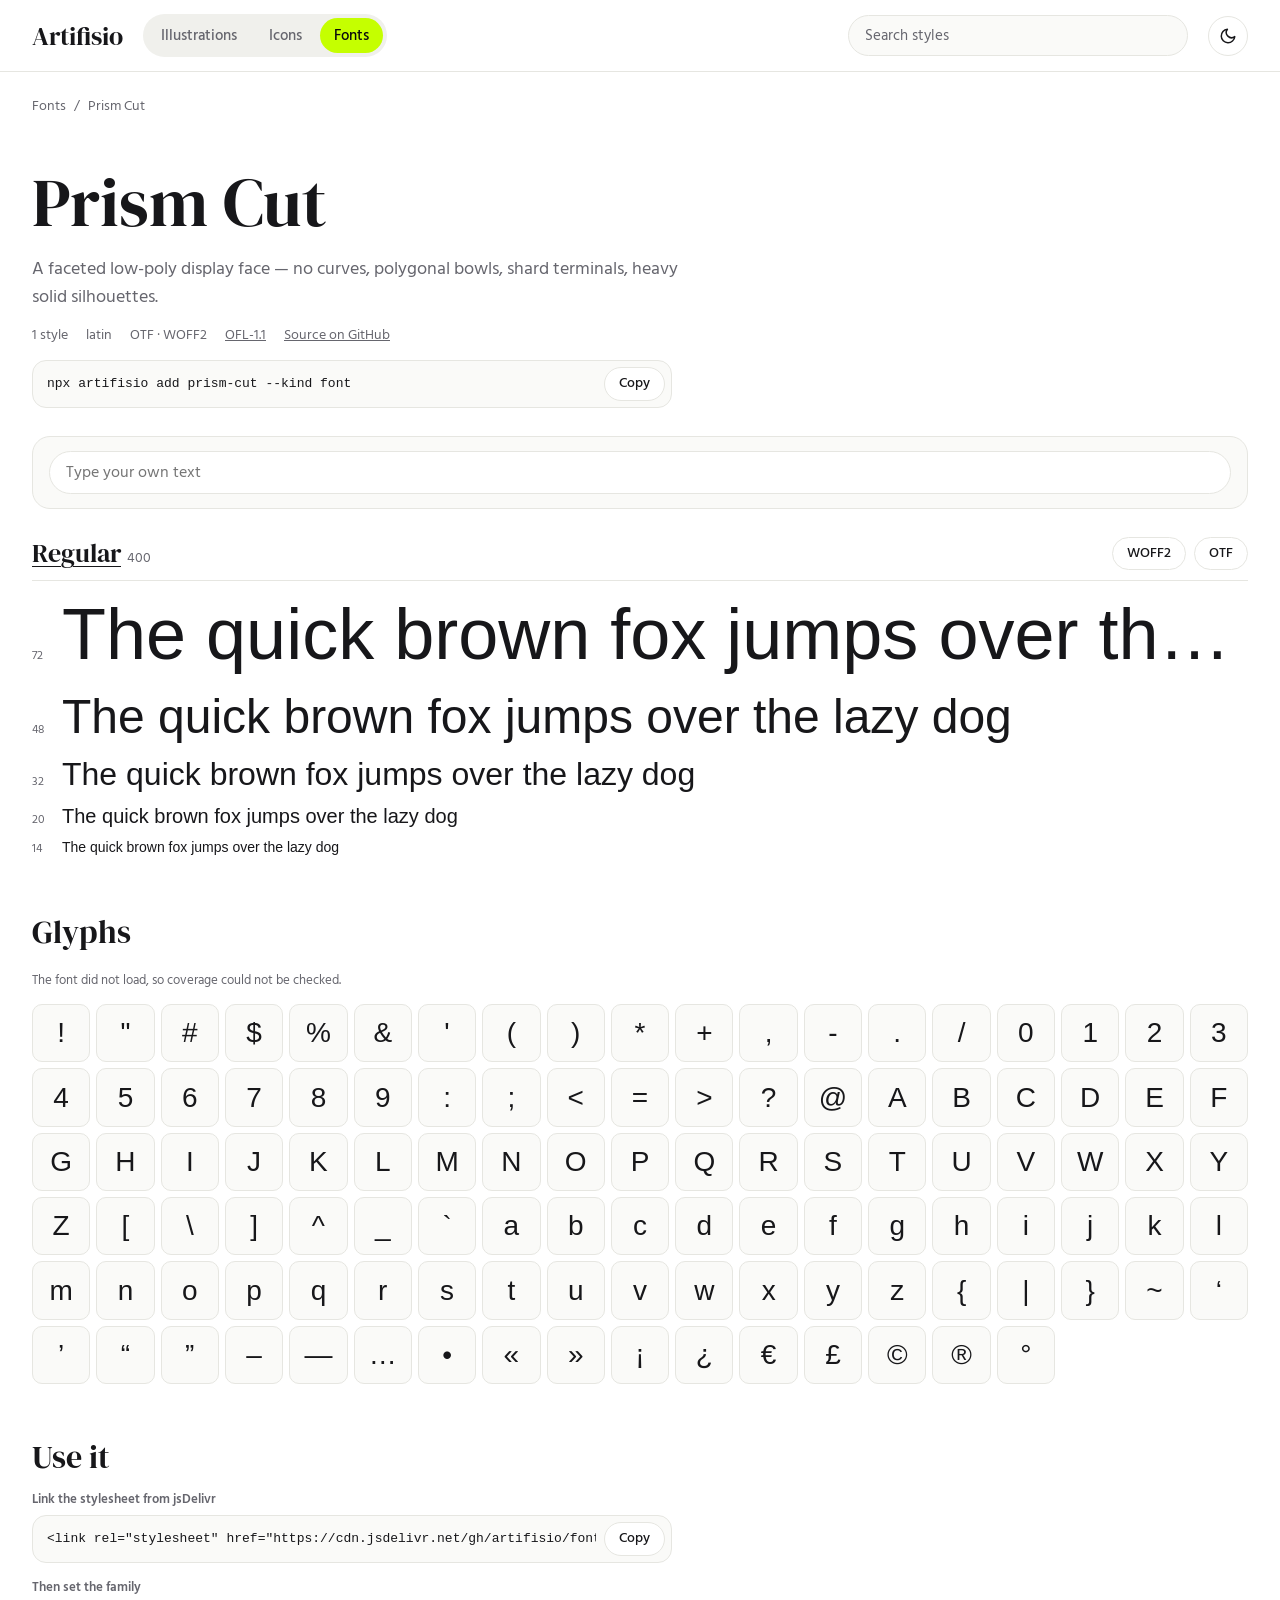
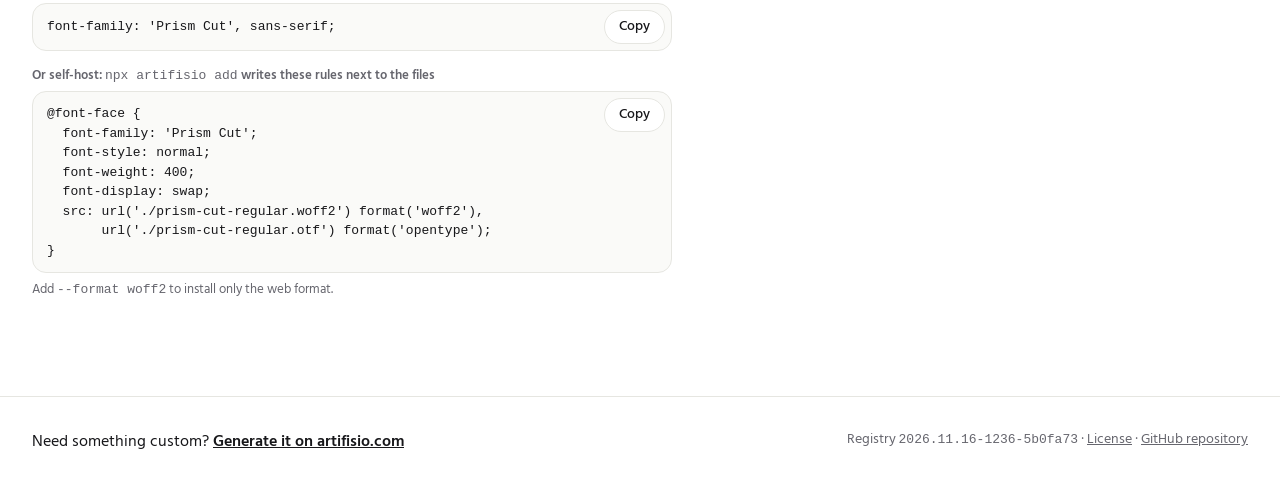
<file: docs/prism-cut/index.html>
<!DOCTYPE html>
<html lang="en" data-theme="light">
<head>
<meta charset="utf-8" />
<meta name="viewport" content="width=device-width, initial-scale=1" />
<title>Prism Cut · Fonts · Artifisio</title>
<meta name="description" content="A faceted low-poly display face — no curves, polygonal bowls, shard terminals, heavy solid silhouettes." />
<link rel="canonical" href="https://artifisio.github.io/fonts/prism-cut/" />
<meta property="og:type" content="website" />
<meta property="og:site_name" content="Artifisio" />
<meta property="og:title" content="Prism Cut · Fonts · Artifisio" />
<meta property="og:description" content="A faceted low-poly display face — no curves, polygonal bowls, shard terminals, heavy solid silhouettes." />
<meta property="og:url" content="https://artifisio.github.io/fonts/prism-cut/" />
<link rel="icon" type="image/png" href="https://artifisio.com/favicon-32x32.png" />
<script>document.documentElement.classList.add('js');try{const t=localStorage.getItem('artifisio-gallery-theme');if(t==='dark'||t==='light')document.documentElement.dataset.theme=t}catch{}</script>
<link rel="preconnect" href="https://fonts.googleapis.com" />
<link rel="preconnect" href="https://fonts.gstatic.com" crossorigin />
<link rel="stylesheet" href="https://fonts.googleapis.com/css2?family=DM+Serif+Display&family=Hind+Madurai:wght@400;500;600&display=swap" />
<link rel="preconnect" href="https://raw.githubusercontent.com" crossorigin />
<style>@font-face{font-family:'Prism Cut';font-style:normal;font-weight:400;font-display:swap;src:url('https://raw.githubusercontent.com/artifisio/fonts/main/sets/prism-cut/prism-cut-regular.woff2') format('woff2'),url('https://raw.githubusercontent.com/artifisio/fonts/main/sets/prism-cut/prism-cut-regular.otf') format('opentype')}</style>
<style>
:root{--ring:rgb(0 0 0/.14);--bg:#fff;--surface:#fafaf8;--raised:#fff;--canvas:#f3f3ef;--border:#e6e6e1;--text:#17171a;--muted:#66666e;--chip:#f0f0ec;--accent:#c5ff00;--accent-ink:#0b0b0c;--focus:#4f6600;--shadow:0 20px 50px rgb(0 0 0/.12);color-scheme:light}
[data-theme=dark]{--ring:rgb(255 255 255/.28);--bg:#0e0e10;--surface:#151517;--raised:#1b1b1e;--canvas:#e9e9e4;--border:#2b2b30;--text:#f4f4f5;--muted:#a1a1aa;--chip:#202024;--focus:#c5ff00;--shadow:0 20px 50px rgb(0 0 0/.5);color-scheme:dark}
*,*::before,*::after{box-sizing:border-box}
body{margin:0;background:var(--bg);color:var(--text);font:16px/1.55 'Hind Madurai',system-ui,-apple-system,'Segoe UI',sans-serif;-webkit-font-smoothing:antialiased}
h1,h2,h3{font-family:'DM Serif Display',Georgia,serif;font-weight:400;line-height:1.1;margin:0}
p{margin:0}
a{color:inherit}
:focus-visible{outline:2px solid var(--focus);outline-offset:2px}
code{font:13px/1.5 ui-monospace,SFMono-Regular,Menlo,Consolas,monospace}
[hidden]{display:none!important}
html:not(.js) .g-js{display:none!important}
.g-sr{position:absolute;width:1px;height:1px;overflow:hidden;clip-path:inset(50%);white-space:nowrap}
.g-wrap{max-width:1280px;margin:0 auto;padding-inline:16px}
.g-header{border-bottom:1px solid var(--border)}
.g-bar{display:flex;flex-wrap:wrap;align-items:center;gap:12px 20px;padding-top:14px;padding-bottom:14px}
.g-brand{font-family:'DM Serif Display',Georgia,serif;font-size:26px;line-height:1;text-decoration:none}
.g-kinds{order:2;flex-basis:100%;display:flex;gap:4px;padding:4px;background:var(--chip);border-radius:999px;width:max-content;max-width:100%}
.g-kinds a{flex:1;text-align:center;padding:6px 14px;border-radius:999px;text-decoration:none;font-size:15px;font-weight:500;color:var(--muted)}
.g-kinds a:hover{color:var(--text)}
.g-kinds a[aria-current]{background:var(--accent);color:var(--accent-ink)}
.g-search{order:3;flex-basis:100%}
.g-search input{width:100%;font:inherit;font-size:15px;color:var(--text);background:var(--surface);border:1px solid var(--border);border-radius:999px;padding:8px 16px}
.g-search input::placeholder{color:var(--muted)}
.g-theme{order:1;margin-left:auto}
@media (min-width:900px){
  .g-wrap{padding-inline:32px}
  .g-kinds{order:0;flex-basis:auto}
  .g-search{order:0;flex:1;flex-basis:auto;display:flex;justify-content:flex-end}
  .g-search input{max-width:340px}
  .g-theme{order:0;margin-left:0}
}
.g-btn{display:inline-flex;align-items:center;justify-content:center;gap:6px;border:1px solid var(--border);background:var(--raised);color:var(--text);border-radius:999px;padding:6px 14px;font:inherit;font-size:14px;font-weight:500;line-height:1.4;cursor:pointer;text-decoration:none;white-space:nowrap}
.g-btn:hover:not(:disabled){border-color:var(--text)}
.g-btn:disabled{opacity:.45;cursor:default}
.g-btn-primary{background:var(--accent);color:var(--accent-ink);border-color:var(--accent)}
.g-icon-btn{width:40px;height:40px;padding:0;font-size:18px}
.g-icon-btn svg{width:18px;height:18px}
[data-theme=dark] .g-moon,:root:not([data-theme=dark]) .g-sun{display:none}
.g-hero{padding:48px 0 28px;display:grid;grid-template-columns:minmax(0,1fr);gap:14px}
.g-hero h1{font-size:clamp(40px,7vw,68px)}
.g-lead{font-size:18px;color:var(--muted);max-width:68ch}
.g-hero p code{white-space:nowrap}
.g-crumbs{display:flex;gap:8px;font-size:14px;color:var(--muted);padding-top:24px}
.g-crumbs a{text-decoration:none}
.g-crumbs a:hover{color:var(--text);text-decoration:underline}
.g-facts{display:flex;flex-wrap:wrap;gap:6px 18px;list-style:none;margin:0;padding:0;font-size:14px;color:var(--muted)}
.g-copyrow{display:flex;align-items:center;gap:8px;max-width:640px;background:var(--surface);border:1px solid var(--border);border-radius:14px;padding:6px 6px 6px 14px}
.g-copyrow code{flex:1;min-width:0;overflow-x:auto;white-space:nowrap;scrollbar-width:none}
html:not(.js) .g-copyrow{padding-right:14px}
.g-chips{display:flex;flex-wrap:wrap;gap:8px;margin:0 0 24px}
@media (max-width:899px){.g-chips{flex-wrap:nowrap;overflow-x:auto;scrollbar-width:none;margin-right:-16px;padding-right:16px}}
.g-chip{flex:none;border:1px solid var(--border);background:transparent;color:var(--text);border-radius:999px;padding:4px 12px;font:inherit;font-size:14px;cursor:pointer}
.g-chip[aria-pressed=true]{background:var(--text);color:var(--bg);border-color:var(--text)}
.g-list{list-style:none;margin:0;padding:0}
.g-empty{color:var(--muted);text-align:center;padding:64px 0}
.g-badge{display:inline-block;font-size:12px;font-weight:600;line-height:1;padding:5px 8px;border-radius:999px;background:var(--accent);color:var(--accent-ink)}
.g-tag{display:inline-block;font-size:12px;line-height:1;padding:5px 8px;border-radius:999px;background:var(--chip);color:var(--muted)}
.g-label{display:block;font-size:13px;font-weight:600;color:var(--muted);margin-bottom:6px}
.g-note{font-size:13px;color:var(--muted);margin-top:6px}
.g-actions{display:flex;flex-wrap:wrap;gap:8px}
.g-box{display:grid;gap:12px;margin:0 0 28px;padding:14px 16px;background:var(--surface);border:1px solid var(--border);border-radius:18px}
.g-box-head{display:flex;align-items:center;justify-content:space-between;gap:12px}
.g-box h2{font-family:inherit;font-size:14px;font-weight:600;line-height:1;color:var(--muted)}
.g-swatches{display:flex;flex-wrap:wrap;gap:8px}
.g-swatch{display:inline-flex;align-items:center;gap:8px;padding:3px 12px 3px 3px;font-size:14px;background:var(--raised);border:1px solid var(--border);border-radius:999px;cursor:pointer}
.g-swatch:focus-within{outline:2px solid var(--focus);outline-offset:2px}
.g-swatch.is-changed{border-color:var(--text)}
.g-swatch small{font-size:12px;color:var(--muted)}
.g-swatch.is-changed small{display:none}
.g-swatch input{width:28px;height:28px;padding:0;border:0;border-radius:50%;background:none;cursor:pointer}
.g-swatch input:focus-visible{outline:none}
.g-swatch input::-webkit-color-swatch-wrapper{padding:0}
.g-swatch input::-webkit-color-swatch{border:1px solid var(--ring);border-radius:50%}
.g-swatch input::-moz-color-swatch{border:1px solid var(--ring);border-radius:50%}
.g-svg,.g-svg svg{display:block;width:100%;height:100%}
.g-panel{display:none;position:fixed;z-index:20;top:0;right:0;bottom:0;width:min(480px,100%);flex-direction:column;overflow-y:auto;background:var(--bg);border-left:1px solid var(--border);box-shadow:var(--shadow)}
.g-panel.is-open,html:not(.js) .g-panel:target{display:flex}
.g-panel-head{position:sticky;top:0;z-index:1;display:flex;align-items:center;justify-content:space-between;gap:12px;padding:14px 16px 14px 20px;background:var(--bg);border-bottom:1px solid var(--border)}
.g-panel-head h2{font-size:26px;overflow-wrap:anywhere}
.g-panel-body{display:grid;grid-template-columns:minmax(0,1fr);gap:22px;padding:20px}
.g-panel:focus{outline:none}
.g-backdrop{display:none;position:fixed;z-index:10;inset:0;background:rgb(0 0 0/.4)}
.g-panel-open .g-backdrop,html:not(.js) .g-panel:target~.g-backdrop{display:block}
html.g-panel-open{overflow:hidden}
.g-footer{margin-top:96px;border-top:1px solid var(--border);padding:32px 0 40px;font-size:14px;color:var(--muted)}
.g-footer .g-wrap{display:flex;flex-wrap:wrap;justify-content:space-between;gap:12px 32px}
.g-cta{color:var(--text);font-size:16px}
.g-cta a{font-weight:600}

.fnt-controls{display:flex;flex-wrap:wrap;align-items:center;gap:12px 24px}
.fnt-text{flex:1 1 260px}
.fnt-text input{width:100%;font:inherit;color:var(--text);background:var(--raised);border:1px solid var(--border);border-radius:999px;padding:8px 16px}
.fnt-range{display:flex;align-items:center;gap:10px;font-size:14px;color:var(--muted)}
.fnt-range input{width:160px;accent-color:var(--text)}
.fnt-range output{min-width:4ch;font-variant-numeric:tabular-nums}
.g-overview-font{border-top:1px solid var(--border)}
.g-overview-font>li{border-bottom:1px solid var(--border)}
.fnt-row{display:grid;gap:12px;padding:24px 0}
.fnt-head{display:flex;flex-wrap:wrap;align-items:center;gap:6px 14px}
.fnt-head h2{font-size:24px}
.fnt-head h2 a{text-decoration:none}
.fnt-head h2 a:hover{text-decoration:underline}
.fnt-style-head h2 a{text-decoration-thickness:1px;text-underline-offset:4px}
.fnt-meta{font-size:14px;color:var(--muted)}
.fnt-tags{display:flex;flex-wrap:wrap;gap:6px}
.fnt-sample-link{display:block;text-decoration:none;min-width:0}
.fnt-sample{display:block;font-size:var(--fnt-size,40px);line-height:1.2;overflow-wrap:anywhere}
.fnt-styles{display:grid;gap:40px}
.fnt-style{display:grid;gap:10px;min-width:0}
.fnt-style-head{display:flex;flex-wrap:wrap;align-items:center;justify-content:space-between;gap:10px;padding-bottom:10px;border-bottom:1px solid var(--border)}
.fnt-style-head h2{font-size:26px}
.fnt-style-head h2 span{font-family:'Hind Madurai',system-ui,sans-serif;font-size:14px;color:var(--muted)}
.fnt-line{display:flex;align-items:baseline;gap:16px;min-width:0}
.fnt-px{flex:none;width:2ch;font-size:12px;color:var(--muted);font-variant-numeric:tabular-nums}
.fnt-line .fnt-sample{min-width:0;white-space:nowrap;overflow:hidden;text-overflow:ellipsis}
.fnt-section{display:grid;grid-template-columns:minmax(0,1fr);gap:14px;margin-top:56px}
.fnt-section>h2{font-size:32px}
.fnt-glyph-grid{display:grid;gap:6px;grid-template-columns:repeat(auto-fill,minmax(56px,1fr))}
.fnt-glyph-grid li{display:grid;place-items:center;aspect-ratio:1;font-size:28px;line-height:1;background:var(--surface);border:1px solid var(--border);border-radius:10px}
.fnt-glyph-grid li.is-missing{color:var(--muted);border-style:dashed;background:repeating-linear-gradient(135deg,transparent 0 6px,var(--chip) 6px 12px)}
.g-copyrow:has(.fnt-css){align-items:flex-start}
.g-copyrow .fnt-css{white-space:pre;padding:6px 0}
.fnt-preview{display:grid;gap:12px;padding:24px;background:var(--surface);border:1px solid var(--border);border-radius:16px;font-size:24px;line-height:1.3;overflow-wrap:anywhere}
.fnt-aa{font-size:120px;line-height:1}
</style>
</head>
<body>
<header class="g-header">
  <div class="g-wrap g-bar">
    <a class="g-brand" href="https://artifisio.com">Artifisio</a>
    <nav class="g-kinds" aria-label="Registries"><a href="https://artifisio.github.io/illustrations/">Illustrations</a><a href="https://artifisio.github.io/icons/">Icons</a><a href="https://artifisio.github.io/fonts/" aria-current="page">Fonts</a></nav>
    <div class="g-search g-js"><label class="g-sr" for="g-search">Search styles</label><input id="g-search" type="search" placeholder="Search styles" autocomplete="off" /></div>
    <button type="button" class="g-btn g-icon-btn g-theme g-js" aria-label="Dark mode" aria-pressed="false"><svg class="g-moon" viewBox="0 0 24 24" fill="none" stroke="currentColor" stroke-width="2" stroke-linecap="round" stroke-linejoin="round" aria-hidden="true"><path d="M21 12.8A9 9 0 1 1 11.2 3a7 7 0 0 0 9.8 9.8z"/></svg><svg class="g-sun" viewBox="0 0 24 24" fill="none" stroke="currentColor" stroke-width="2" stroke-linecap="round" aria-hidden="true"><circle cx="12" cy="12" r="4"/><path d="M12 2v2M12 20v2M4.9 4.9l1.4 1.4M17.7 17.7l1.4 1.4M2 12h2M20 12h2M4.9 19.1l1.4-1.4M17.7 6.3l1.4-1.4"/></svg></button>
  </div>
</header>
<main class="g-wrap">
<nav class="g-crumbs" aria-label="Breadcrumb"><a href="../">Fonts</a><span aria-hidden="true">/</span><span aria-current="page">Prism Cut</span></nav>
<section class="g-hero">
  <h1>Prism Cut</h1>
  <p class="g-lead">A faceted low-poly display face — no curves, polygonal bowls, shard terminals, heavy solid silhouettes.</p>
  <ul class="g-facts"><li>1 style</li><li>latin</li><li>OTF · WOFF2</li><li><a href="https://openfontlicense.org">OFL-1.1</a></li><li><a href="https://github.com/artifisio/fonts/tree/main/sets/prism-cut">Source on GitHub</a></li></ul>
  <div class="g-copyrow"><code class="g-install">npx artifisio add prism-cut --kind font</code><button type="button" class="g-btn g-copy g-js">Copy</button></div>
</section>
<section class="g-box fnt-controls g-js" aria-label="Preview">
  <label class="fnt-text"><span class="g-sr">Preview text</span><input id="fnt-text" type="text" placeholder="Type your own text" autocomplete="off" /></label>
</section>
<div class="fnt-styles">
<section class="fnt-style" data-search="regular 400">
  <div class="fnt-style-head"><h2><a href="#regular">Regular</a> <span>400</span></h2><div class="g-actions"><a class="g-btn" href="https://raw.githubusercontent.com/artifisio/fonts/main/sets/prism-cut/prism-cut-regular.woff2" download>WOFF2</a><a class="g-btn" href="https://raw.githubusercontent.com/artifisio/fonts/main/sets/prism-cut/prism-cut-regular.otf" download>OTF</a></div></div>
  <div class="fnt-line"><span class="fnt-px">72</span><span class="fnt-sample" style="font-family:'Prism Cut',sans-serif;font-weight:400;font-style:normal;font-size:72px">The quick brown fox jumps over the lazy dog</span></div><div class="fnt-line"><span class="fnt-px">48</span><span class="fnt-sample" style="font-family:'Prism Cut',sans-serif;font-weight:400;font-style:normal;font-size:48px">The quick brown fox jumps over the lazy dog</span></div><div class="fnt-line"><span class="fnt-px">32</span><span class="fnt-sample" style="font-family:'Prism Cut',sans-serif;font-weight:400;font-style:normal;font-size:32px">The quick brown fox jumps over the lazy dog</span></div><div class="fnt-line"><span class="fnt-px">20</span><span class="fnt-sample" style="font-family:'Prism Cut',sans-serif;font-weight:400;font-style:normal;font-size:20px">The quick brown fox jumps over the lazy dog</span></div><div class="fnt-line"><span class="fnt-px">14</span><span class="fnt-sample" style="font-family:'Prism Cut',sans-serif;font-weight:400;font-style:normal;font-size:14px">The quick brown fox jumps over the lazy dog</span></div>
</section>
</div>
<section class="fnt-section" aria-labelledby="fnt-glyphs-title">
  <h2 id="fnt-glyphs-title">Glyphs</h2>
  <p class="g-note g-js fnt-coverage">Checking coverage…</p>
  <ul class="g-list fnt-glyph-grid" data-family="Prism Cut" data-weight="400" style="font-family:'Prism Cut',sans-serif;font-weight:400;font-style:normal"><li title="U+0021">!</li><li title="U+0022">&quot;</li><li title="U+0023">#</li><li title="U+0024">$</li><li title="U+0025">%</li><li title="U+0026">&amp;</li><li title="U+0027">'</li><li title="U+0028">(</li><li title="U+0029">)</li><li title="U+002A">*</li><li title="U+002B">+</li><li title="U+002C">,</li><li title="U+002D">-</li><li title="U+002E">.</li><li title="U+002F">/</li><li title="U+0030">0</li><li title="U+0031">1</li><li title="U+0032">2</li><li title="U+0033">3</li><li title="U+0034">4</li><li title="U+0035">5</li><li title="U+0036">6</li><li title="U+0037">7</li><li title="U+0038">8</li><li title="U+0039">9</li><li title="U+003A">:</li><li title="U+003B">;</li><li title="U+003C">&lt;</li><li title="U+003D">=</li><li title="U+003E">&gt;</li><li title="U+003F">?</li><li title="U+0040">@</li><li title="U+0041">A</li><li title="U+0042">B</li><li title="U+0043">C</li><li title="U+0044">D</li><li title="U+0045">E</li><li title="U+0046">F</li><li title="U+0047">G</li><li title="U+0048">H</li><li title="U+0049">I</li><li title="U+004A">J</li><li title="U+004B">K</li><li title="U+004C">L</li><li title="U+004D">M</li><li title="U+004E">N</li><li title="U+004F">O</li><li title="U+0050">P</li><li title="U+0051">Q</li><li title="U+0052">R</li><li title="U+0053">S</li><li title="U+0054">T</li><li title="U+0055">U</li><li title="U+0056">V</li><li title="U+0057">W</li><li title="U+0058">X</li><li title="U+0059">Y</li><li title="U+005A">Z</li><li title="U+005B">[</li><li title="U+005C">\</li><li title="U+005D">]</li><li title="U+005E">^</li><li title="U+005F">_</li><li title="U+0060">`</li><li title="U+0061">a</li><li title="U+0062">b</li><li title="U+0063">c</li><li title="U+0064">d</li><li title="U+0065">e</li><li title="U+0066">f</li><li title="U+0067">g</li><li title="U+0068">h</li><li title="U+0069">i</li><li title="U+006A">j</li><li title="U+006B">k</li><li title="U+006C">l</li><li title="U+006D">m</li><li title="U+006E">n</li><li title="U+006F">o</li><li title="U+0070">p</li><li title="U+0071">q</li><li title="U+0072">r</li><li title="U+0073">s</li><li title="U+0074">t</li><li title="U+0075">u</li><li title="U+0076">v</li><li title="U+0077">w</li><li title="U+0078">x</li><li title="U+0079">y</li><li title="U+007A">z</li><li title="U+007B">{</li><li title="U+007C">|</li><li title="U+007D">}</li><li title="U+007E">~</li><li title="U+2018">‘</li><li title="U+2019">’</li><li title="U+201C">“</li><li title="U+201D">”</li><li title="U+2013">–</li><li title="U+2014">—</li><li title="U+2026">…</li><li title="U+2022">•</li><li title="U+00AB">«</li><li title="U+00BB">»</li><li title="U+00A1">¡</li><li title="U+00BF">¿</li><li title="U+20AC">€</li><li title="U+00A3">£</li><li title="U+00A9">©</li><li title="U+00AE">®</li><li title="U+00B0">°</li></ul>
</section>
<section class="fnt-section" aria-labelledby="fnt-use-title">
  <h2 id="fnt-use-title">Use it</h2>
  <div><span class="g-label">Link the stylesheet from jsDelivr</span><div class="g-copyrow"><code>&lt;link rel=&quot;stylesheet&quot; href=&quot;https://cdn.jsdelivr.net/gh/artifisio/fonts@main/sets/prism-cut/prism-cut.css&quot; /&gt;</code><button type="button" class="g-btn g-copy g-js">Copy</button></div></div>
  <div><span class="g-label">Then set the family</span><div class="g-copyrow"><code>font-family: 'Prism Cut', sans-serif;</code><button type="button" class="g-btn g-copy g-js">Copy</button></div></div>
  <div><span class="g-label">Or self-host: <code>npx artifisio add</code> writes these rules next to the files</span><div class="g-copyrow"><code class="fnt-css">@font-face {
  font-family: 'Prism Cut';
  font-style: normal;
  font-weight: 400;
  font-display: swap;
  src: url('./prism-cut-regular.woff2') format('woff2'),
       url('./prism-cut-regular.otf') format('opentype');
}</code><button type="button" class="g-btn g-copy g-js">Copy</button></div><p class="g-note">Add <code>--format woff2</code> to install only the web format.</p></div>
</section>
<p class="g-empty" hidden>Nothing matches your search.</p>
</main>
<div class="g-panels">
<section class="g-panel" id="regular" role="dialog" aria-labelledby="regular-title">
  <div class="g-panel-head"><h2 id="regular-title">Prism Cut Regular</h2><a class="g-btn g-icon-btn g-close" href="#" aria-label="Close">✕</a></div>
  <div class="g-panel-body"><div class="fnt-preview" style="font-family:'Prism Cut',sans-serif;font-weight:400;font-style:normal"><span class="fnt-aa">Aa</span><span>ABCDEFGHIJKLM<br />abcdefghijklm<br />0123456789</span></div>
<div><span class="g-label">Download</span><div class="g-actions"><a class="g-btn" href="https://raw.githubusercontent.com/artifisio/fonts/main/sets/prism-cut/prism-cut-regular.woff2" download>WOFF2</a><a class="g-btn" href="https://raw.githubusercontent.com/artifisio/fonts/main/sets/prism-cut/prism-cut-regular.otf" download>OTF</a></div></div>
<div><span class="g-label">File URL</span><div class="g-copyrow"><code>https://raw.githubusercontent.com/artifisio/fonts/main/sets/prism-cut/prism-cut-regular.woff2</code><button type="button" class="g-btn g-copy g-js">Copy</button></div></div>
<div><span class="g-label">Install the family</span><div class="g-copyrow"><code class="g-install">npx artifisio add prism-cut --kind font</code><button type="button" class="g-btn g-copy g-js">Copy</button></div><p class="g-note">The CLI installs every style with a ready-made stylesheet and writes ATTRIBUTION.md.</p></div></div>
</section>
<a class="g-backdrop g-close" href="#" tabindex="-1" aria-hidden="true"></a>
</div>
<footer class="g-footer">
  <div class="g-wrap">
    <p class="g-cta">Need something custom? <a href="https://artifisio.com">Generate it on artifisio.com</a></p>
    <p>Registry <code>2026.11.16-1236-5b0fa73</code> · <a href="https://github.com/artifisio/fonts/blob/main/LICENSE">License</a> · <a href="https://github.com/artifisio/fonts">GitHub repository</a></p>
  </div>
</footer>
<script>
(() => {
  const root = document.documentElement
  const all = (sel) => [...document.querySelectorAll(sel)]
  const matches = (text,q)=>q.split(/\s+/).every(t=>text.includes(t))

  const theme = document.querySelector('.g-theme')
  const syncTheme = () => theme.setAttribute('aria-pressed', String(root.dataset.theme === 'dark'))
  theme.addEventListener('click', () => {
    root.dataset.theme = root.dataset.theme === 'dark' ? 'light' : 'dark'
    try { localStorage.setItem('artifisio-gallery-theme', root.dataset.theme) } catch {}
    syncTheme()
  })
  syncTheme()

  const search = document.getElementById('g-search')
  const empty = document.querySelector('.g-empty')
  let tag = ''
  function filter() {
    const q = search.value.trim().toLowerCase()
    let shown = 0
    for (const el of all('[data-search]')) {
      const ok = matches(el.dataset.search, q) && (!tag || (el.dataset.tags || '').split(' ').includes(tag))
      el.hidden = !ok
      if (ok) shown++
    }
    if (empty) empty.hidden = shown > 0
    document.dispatchEvent(new CustomEvent('gallery:filter', { detail: { q, tag } }))
  }
  search.addEventListener('input', filter)
  const initial = new URLSearchParams(location.search).get('q')
  if (initial) {
    search.value = initial
    filter()
  }
  for (const chip of all('.g-chips .g-chip')) {
    chip.addEventListener('click', () => {
      tag = chip.dataset.tag
      for (const c of all('.g-chips .g-chip')) c.setAttribute('aria-pressed', String(c === chip))
      filter()
    })
  }

  async function copy(text, button) {
    try { await navigator.clipboard.writeText(text) } catch { return }
    button.dataset.label ??= button.textContent
    button.textContent = 'Copied'
    clearTimeout(button.copyTimer)
    button.copyTimer = setTimeout(() => { button.textContent = button.dataset.label }, 1400)
  }
  document.addEventListener('click', (e) => {
    const button = e.target.closest('.g-copy')
    if (button) copy(button.dataset.copy ?? button.closest('.g-copyrow').querySelector('code').textContent, button)
  })

  window.gallery = { copy, matches }

  let open = null
  let opener = null
  let pushed = false
  function show(id) {
    const panel = id ? document.getElementById(id) : null
    const next = panel && panel.classList.contains('g-panel') ? panel : null
    const prev = open
    if (open && open !== next) open.classList.remove('is-open')
    open = next
    root.classList.toggle('g-panel-open', !!next)
    if (!next) {
      if (prev && opener) opener.focus()
      return
    }
    next.classList.add('is-open')
    next.querySelector('.g-close').focus()
    document.dispatchEvent(new CustomEvent('gallery:panel', { detail: next }))
  }
  function close() {
    if (!open) return
    // Undo our own push so open + close leaves history as it was.
    if (pushed) return history.back()
    history.replaceState(null, '', location.pathname + location.search)
    show(null)
  }
  const fromHash = () => {
    pushed = false
    show(decodeURIComponent(location.hash.slice(1)))
  }
  document.addEventListener('click', (e) => {
    const link = e.target.closest('a[href^="#"]')
    if (!link) return
    if (link.classList.contains('g-close')) {
      e.preventDefault()
      close()
      return
    }
    const id = decodeURIComponent(link.getAttribute('href').slice(1))
    if (!document.getElementById(id)?.classList.contains('g-panel')) return
    e.preventDefault()
    opener = link
    if (open) history.replaceState(null, '', '#' + id)
    else {
      history.pushState(null, '', '#' + id)
      pushed = true
    }
    show(id)
  })
  document.addEventListener('keydown', (e) => { if (e.key === 'Escape') close() })
  addEventListener('popstate', fromHash)
  addEventListener('hashchange', fromHash)
  fromHash()
})()
</script>
<script>
(() => {
  const texts = new Map()
  const svgText = (src) => {
    if (!texts.has(src)) texts.set(src, fetch(src).then((r) => (r.ok ? r.text() : Promise.reject(new Error(r.status)))))
    return texts.get(src)
  }
  let seq = 0
  // Inline so --artf-* vars reach the paths; prefix ids so gradients from different SVGs don't collide.
  async function inline(img) {
    const p = 'a' + seq++ + '-'
    const text = (await svgText(img.dataset.svg)).replace(/(\s)id="/g, '$1id="' + p).replace(/url\(#/g, 'url(#' + p).replace(/href="#/g, 'href="#' + p)
    const host = document.createElement('span')
    host.className = 'g-svg'
    if (img.alt) {
      host.setAttribute('role', 'img')
      host.setAttribute('aria-label', img.alt)
    } else host.setAttribute('aria-hidden', 'true')
    host.innerHTML = text
    if (img.isConnected) img.replaceWith(host)
  }
  const inlineIn = (scope) => { for (const img of scope.querySelectorAll('img[data-svg]')) inline(img).catch(() => {}) }
  window.gallery.inline = inlineIn

  const inputs = [...document.querySelectorAll('.g-palette input[type=color]')]
  const changed = () => inputs.filter((i) => i.value !== i.dataset.default)
  document.addEventListener('click', async (e) => {
    const button = e.target.closest('.g-copy-svg')
    if (!button) return
    const vars = changed().map((i) => '--artf-' + i.dataset.slot + ': ' + i.value).join('; ')
    let text = await svgText(button.dataset.src)
    if (vars) text = /<svg[^>]*\sstyle="/.test(text) ? text.replace(/(<svg[^>]*\sstyle=")/, '$1' + vars + '; ') : text.replace(/<svg\b/, '<svg style="' + vars + '"')
    window.gallery.copy(text, button)
  })
  const toHex = (rgb) => '#' + rgb.match(/[\d.]+/g).slice(0, 3).map((n) => Math.round(n).toString(16).padStart(2, '0')).join('')
  // A currentColor slot defaults to the text colour, so its swatch shows what renders until it is changed.
  function syncTextSlots() {
    if (!inputs.length) return
    for (const i of inputs.filter((i) => 'text' in i.dataset)) {
      const unchanged = i.value === i.dataset.default
      i.dataset.default = toHex(getComputedStyle(document.body).color)
      if (unchanged) i.value = i.dataset.default
    }
    update()
  }
  const reset = document.querySelector('.g-reset')
  const installs = [...document.querySelectorAll('.g-install')]
  const command = installs[0]?.textContent
  let themed = false
  function update() {
    const diff = changed()
    for (const i of inputs) {
      const on = diff.includes(i)
      i.closest('.g-swatch').classList.toggle('is-changed', on)
      if (on) document.body.style.setProperty('--artf-' + i.dataset.slot, i.value)
      else document.body.style.removeProperty('--artf-' + i.dataset.slot)
    }
    const colors = diff.map((i) => i.dataset.slot + '=' + i.value).join(',')
    for (const el of installs) el.textContent = command + (colors ? ' --colors "' + colors + '"' : '')
    reset.disabled = !diff.length
    if (diff.length && !themed) {
      themed = true
      inlineIn(document.querySelector('main'))
      const open = document.querySelector('.g-panel.is-open')
      if (open) inlineIn(open)
    }
  }
  for (const i of inputs) i.addEventListener('input', update)
  reset?.addEventListener('click', () => {
    for (const i of inputs) i.value = i.dataset.default
    update()
  })
  document.addEventListener('gallery:panel', (e) => { if (themed) inlineIn(e.detail) })
  new MutationObserver(syncTextSlots).observe(document.documentElement, { attributeFilter: ['data-theme'] })
  syncTextSlots()
})()
;
(() => {
  const samples = [...document.querySelectorAll('.fnt-sample')]
  const defaults = samples.map((s) => s.textContent)
  const text = document.getElementById('fnt-text')
  const size = document.getElementById('fnt-size')
  const output = document.querySelector('.fnt-size-out')
  const setText = () => samples.forEach((s, i) => { s.textContent = text.value || defaults[i] })
  const setSize = () => {
    document.querySelector('main').style.setProperty('--fnt-size', size.value + 'px')
    output.textContent = size.value + 'px'
  }
  text.addEventListener('input', setText)
  size?.addEventListener('input', setSize)
  // Back navigation restores the inputs, not the samples.
  if (text.value) setText()
  if (size) setSize()
})()
;
(async () => {
  const grid = document.querySelector('.fnt-glyph-grid')
  const summary = document.querySelector('.fnt-coverage')
  const face = grid.dataset.weight + ' 32px "' + grid.dataset.family.replace(/["\\]/g, '\\$&') + '"'
  const cells = [...grid.children]
  try {
    if (!(await document.fonts.load(face, cells.map((c) => c.textContent).join(''))).length) throw new Error('not loaded')
  } catch {
    summary.textContent = 'The font did not load, so coverage could not be checked.'
    return
  }
  const canvas = document.createElement('canvas')
  canvas.width = canvas.height = 64
  const ctx = canvas.getContext('2d', { willReadFrequently: true })
  const draw = (ch, fallback) => {
    ctx.clearRect(0, 0, 64, 64)
    ctx.font = face + ', ' + fallback
    ctx.fillText(ch, 8, 44)
    return ctx.getImageData(0, 0, 64, 64).data.join()
  }
  let missing = 0
  for (const cell of cells) {
    const ch = cell.textContent
    const mono = draw(ch, 'monospace')
    const gone = mono !== draw(ch, 'serif') || mono !== draw(ch, 'sans-serif')
    cell.classList.toggle('is-missing', gone)
    if (gone) {
      missing++
      cell.title += ' · not in this font'
    }
  }
  summary.textContent = (cells.length - missing) + ' of ' + cells.length + ' characters covered' + (missing ? '; hatched ones are missing and drawn in a fallback font.' : '.')
})()
</script>
</body>
</html>
</file>
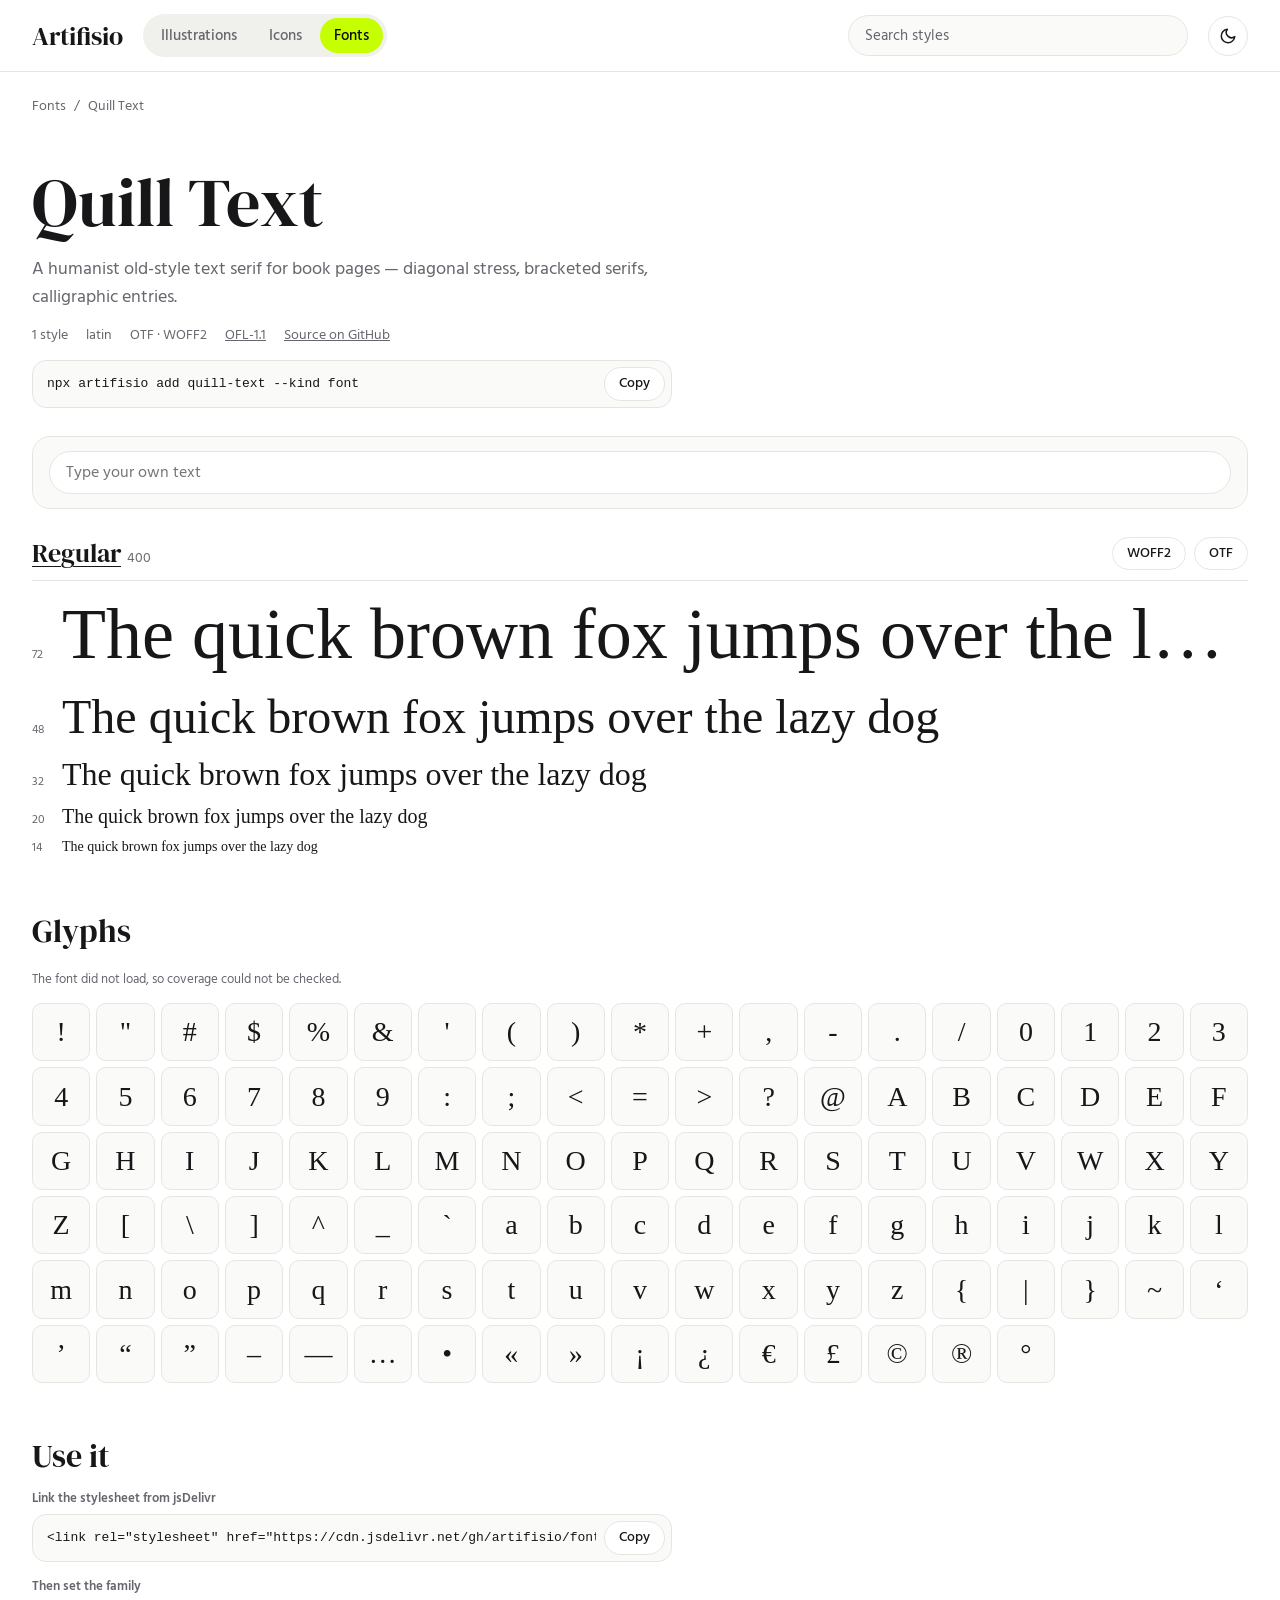
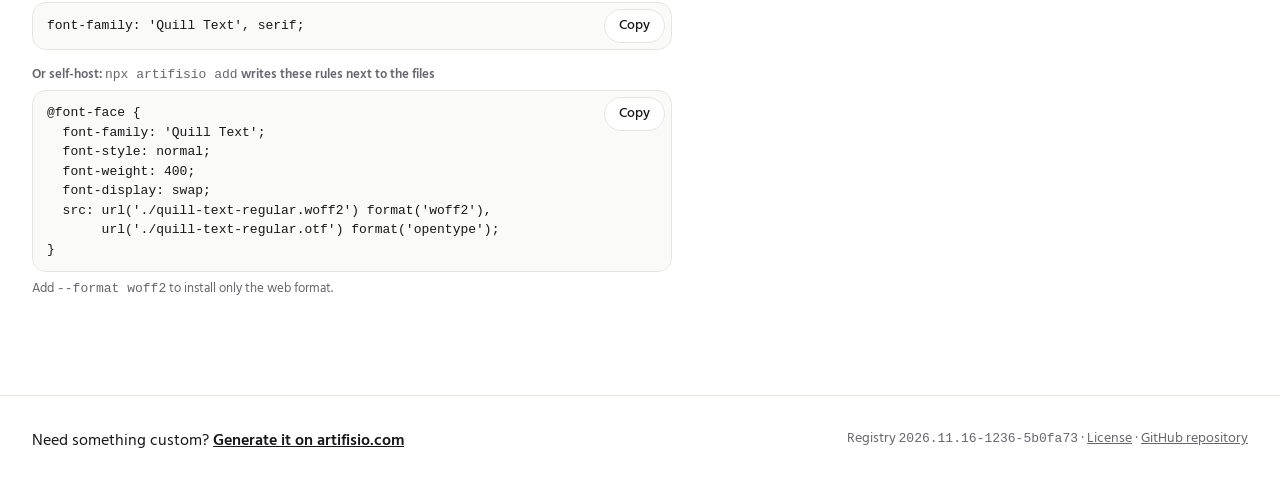
<file: docs/quill-text/index.html>
<!DOCTYPE html>
<html lang="en" data-theme="light">
<head>
<meta charset="utf-8" />
<meta name="viewport" content="width=device-width, initial-scale=1" />
<title>Quill Text · Fonts · Artifisio</title>
<meta name="description" content="A humanist old-style text serif for book pages — diagonal stress, bracketed serifs, calligraphic entries." />
<link rel="canonical" href="https://artifisio.github.io/fonts/quill-text/" />
<meta property="og:type" content="website" />
<meta property="og:site_name" content="Artifisio" />
<meta property="og:title" content="Quill Text · Fonts · Artifisio" />
<meta property="og:description" content="A humanist old-style text serif for book pages — diagonal stress, bracketed serifs, calligraphic entries." />
<meta property="og:url" content="https://artifisio.github.io/fonts/quill-text/" />
<link rel="icon" type="image/png" href="https://artifisio.com/favicon-32x32.png" />
<script>document.documentElement.classList.add('js');try{const t=localStorage.getItem('artifisio-gallery-theme');if(t==='dark'||t==='light')document.documentElement.dataset.theme=t}catch{}</script>
<link rel="preconnect" href="https://fonts.googleapis.com" />
<link rel="preconnect" href="https://fonts.gstatic.com" crossorigin />
<link rel="stylesheet" href="https://fonts.googleapis.com/css2?family=DM+Serif+Display&family=Hind+Madurai:wght@400;500;600&display=swap" />
<link rel="preconnect" href="https://raw.githubusercontent.com" crossorigin />
<style>@font-face{font-family:'Quill Text';font-style:normal;font-weight:400;font-display:swap;src:url('https://raw.githubusercontent.com/artifisio/fonts/main/sets/quill-text/quill-text-regular.woff2') format('woff2'),url('https://raw.githubusercontent.com/artifisio/fonts/main/sets/quill-text/quill-text-regular.otf') format('opentype')}</style>
<style>
:root{--ring:rgb(0 0 0/.14);--bg:#fff;--surface:#fafaf8;--raised:#fff;--canvas:#f3f3ef;--border:#e6e6e1;--text:#17171a;--muted:#66666e;--chip:#f0f0ec;--accent:#c5ff00;--accent-ink:#0b0b0c;--focus:#4f6600;--shadow:0 20px 50px rgb(0 0 0/.12);color-scheme:light}
[data-theme=dark]{--ring:rgb(255 255 255/.28);--bg:#0e0e10;--surface:#151517;--raised:#1b1b1e;--canvas:#e9e9e4;--border:#2b2b30;--text:#f4f4f5;--muted:#a1a1aa;--chip:#202024;--focus:#c5ff00;--shadow:0 20px 50px rgb(0 0 0/.5);color-scheme:dark}
*,*::before,*::after{box-sizing:border-box}
body{margin:0;background:var(--bg);color:var(--text);font:16px/1.55 'Hind Madurai',system-ui,-apple-system,'Segoe UI',sans-serif;-webkit-font-smoothing:antialiased}
h1,h2,h3{font-family:'DM Serif Display',Georgia,serif;font-weight:400;line-height:1.1;margin:0}
p{margin:0}
a{color:inherit}
:focus-visible{outline:2px solid var(--focus);outline-offset:2px}
code{font:13px/1.5 ui-monospace,SFMono-Regular,Menlo,Consolas,monospace}
[hidden]{display:none!important}
html:not(.js) .g-js{display:none!important}
.g-sr{position:absolute;width:1px;height:1px;overflow:hidden;clip-path:inset(50%);white-space:nowrap}
.g-wrap{max-width:1280px;margin:0 auto;padding-inline:16px}
.g-header{border-bottom:1px solid var(--border)}
.g-bar{display:flex;flex-wrap:wrap;align-items:center;gap:12px 20px;padding-top:14px;padding-bottom:14px}
.g-brand{font-family:'DM Serif Display',Georgia,serif;font-size:26px;line-height:1;text-decoration:none}
.g-kinds{order:2;flex-basis:100%;display:flex;gap:4px;padding:4px;background:var(--chip);border-radius:999px;width:max-content;max-width:100%}
.g-kinds a{flex:1;text-align:center;padding:6px 14px;border-radius:999px;text-decoration:none;font-size:15px;font-weight:500;color:var(--muted)}
.g-kinds a:hover{color:var(--text)}
.g-kinds a[aria-current]{background:var(--accent);color:var(--accent-ink)}
.g-search{order:3;flex-basis:100%}
.g-search input{width:100%;font:inherit;font-size:15px;color:var(--text);background:var(--surface);border:1px solid var(--border);border-radius:999px;padding:8px 16px}
.g-search input::placeholder{color:var(--muted)}
.g-theme{order:1;margin-left:auto}
@media (min-width:900px){
  .g-wrap{padding-inline:32px}
  .g-kinds{order:0;flex-basis:auto}
  .g-search{order:0;flex:1;flex-basis:auto;display:flex;justify-content:flex-end}
  .g-search input{max-width:340px}
  .g-theme{order:0;margin-left:0}
}
.g-btn{display:inline-flex;align-items:center;justify-content:center;gap:6px;border:1px solid var(--border);background:var(--raised);color:var(--text);border-radius:999px;padding:6px 14px;font:inherit;font-size:14px;font-weight:500;line-height:1.4;cursor:pointer;text-decoration:none;white-space:nowrap}
.g-btn:hover:not(:disabled){border-color:var(--text)}
.g-btn:disabled{opacity:.45;cursor:default}
.g-btn-primary{background:var(--accent);color:var(--accent-ink);border-color:var(--accent)}
.g-icon-btn{width:40px;height:40px;padding:0;font-size:18px}
.g-icon-btn svg{width:18px;height:18px}
[data-theme=dark] .g-moon,:root:not([data-theme=dark]) .g-sun{display:none}
.g-hero{padding:48px 0 28px;display:grid;grid-template-columns:minmax(0,1fr);gap:14px}
.g-hero h1{font-size:clamp(40px,7vw,68px)}
.g-lead{font-size:18px;color:var(--muted);max-width:68ch}
.g-hero p code{white-space:nowrap}
.g-crumbs{display:flex;gap:8px;font-size:14px;color:var(--muted);padding-top:24px}
.g-crumbs a{text-decoration:none}
.g-crumbs a:hover{color:var(--text);text-decoration:underline}
.g-facts{display:flex;flex-wrap:wrap;gap:6px 18px;list-style:none;margin:0;padding:0;font-size:14px;color:var(--muted)}
.g-copyrow{display:flex;align-items:center;gap:8px;max-width:640px;background:var(--surface);border:1px solid var(--border);border-radius:14px;padding:6px 6px 6px 14px}
.g-copyrow code{flex:1;min-width:0;overflow-x:auto;white-space:nowrap;scrollbar-width:none}
html:not(.js) .g-copyrow{padding-right:14px}
.g-chips{display:flex;flex-wrap:wrap;gap:8px;margin:0 0 24px}
@media (max-width:899px){.g-chips{flex-wrap:nowrap;overflow-x:auto;scrollbar-width:none;margin-right:-16px;padding-right:16px}}
.g-chip{flex:none;border:1px solid var(--border);background:transparent;color:var(--text);border-radius:999px;padding:4px 12px;font:inherit;font-size:14px;cursor:pointer}
.g-chip[aria-pressed=true]{background:var(--text);color:var(--bg);border-color:var(--text)}
.g-list{list-style:none;margin:0;padding:0}
.g-empty{color:var(--muted);text-align:center;padding:64px 0}
.g-badge{display:inline-block;font-size:12px;font-weight:600;line-height:1;padding:5px 8px;border-radius:999px;background:var(--accent);color:var(--accent-ink)}
.g-tag{display:inline-block;font-size:12px;line-height:1;padding:5px 8px;border-radius:999px;background:var(--chip);color:var(--muted)}
.g-label{display:block;font-size:13px;font-weight:600;color:var(--muted);margin-bottom:6px}
.g-note{font-size:13px;color:var(--muted);margin-top:6px}
.g-actions{display:flex;flex-wrap:wrap;gap:8px}
.g-box{display:grid;gap:12px;margin:0 0 28px;padding:14px 16px;background:var(--surface);border:1px solid var(--border);border-radius:18px}
.g-box-head{display:flex;align-items:center;justify-content:space-between;gap:12px}
.g-box h2{font-family:inherit;font-size:14px;font-weight:600;line-height:1;color:var(--muted)}
.g-swatches{display:flex;flex-wrap:wrap;gap:8px}
.g-swatch{display:inline-flex;align-items:center;gap:8px;padding:3px 12px 3px 3px;font-size:14px;background:var(--raised);border:1px solid var(--border);border-radius:999px;cursor:pointer}
.g-swatch:focus-within{outline:2px solid var(--focus);outline-offset:2px}
.g-swatch.is-changed{border-color:var(--text)}
.g-swatch small{font-size:12px;color:var(--muted)}
.g-swatch.is-changed small{display:none}
.g-swatch input{width:28px;height:28px;padding:0;border:0;border-radius:50%;background:none;cursor:pointer}
.g-swatch input:focus-visible{outline:none}
.g-swatch input::-webkit-color-swatch-wrapper{padding:0}
.g-swatch input::-webkit-color-swatch{border:1px solid var(--ring);border-radius:50%}
.g-swatch input::-moz-color-swatch{border:1px solid var(--ring);border-radius:50%}
.g-svg,.g-svg svg{display:block;width:100%;height:100%}
.g-panel{display:none;position:fixed;z-index:20;top:0;right:0;bottom:0;width:min(480px,100%);flex-direction:column;overflow-y:auto;background:var(--bg);border-left:1px solid var(--border);box-shadow:var(--shadow)}
.g-panel.is-open,html:not(.js) .g-panel:target{display:flex}
.g-panel-head{position:sticky;top:0;z-index:1;display:flex;align-items:center;justify-content:space-between;gap:12px;padding:14px 16px 14px 20px;background:var(--bg);border-bottom:1px solid var(--border)}
.g-panel-head h2{font-size:26px;overflow-wrap:anywhere}
.g-panel-body{display:grid;grid-template-columns:minmax(0,1fr);gap:22px;padding:20px}
.g-panel:focus{outline:none}
.g-backdrop{display:none;position:fixed;z-index:10;inset:0;background:rgb(0 0 0/.4)}
.g-panel-open .g-backdrop,html:not(.js) .g-panel:target~.g-backdrop{display:block}
html.g-panel-open{overflow:hidden}
.g-footer{margin-top:96px;border-top:1px solid var(--border);padding:32px 0 40px;font-size:14px;color:var(--muted)}
.g-footer .g-wrap{display:flex;flex-wrap:wrap;justify-content:space-between;gap:12px 32px}
.g-cta{color:var(--text);font-size:16px}
.g-cta a{font-weight:600}

.fnt-controls{display:flex;flex-wrap:wrap;align-items:center;gap:12px 24px}
.fnt-text{flex:1 1 260px}
.fnt-text input{width:100%;font:inherit;color:var(--text);background:var(--raised);border:1px solid var(--border);border-radius:999px;padding:8px 16px}
.fnt-range{display:flex;align-items:center;gap:10px;font-size:14px;color:var(--muted)}
.fnt-range input{width:160px;accent-color:var(--text)}
.fnt-range output{min-width:4ch;font-variant-numeric:tabular-nums}
.g-overview-font{border-top:1px solid var(--border)}
.g-overview-font>li{border-bottom:1px solid var(--border)}
.fnt-row{display:grid;gap:12px;padding:24px 0}
.fnt-head{display:flex;flex-wrap:wrap;align-items:center;gap:6px 14px}
.fnt-head h2{font-size:24px}
.fnt-head h2 a{text-decoration:none}
.fnt-head h2 a:hover{text-decoration:underline}
.fnt-style-head h2 a{text-decoration-thickness:1px;text-underline-offset:4px}
.fnt-meta{font-size:14px;color:var(--muted)}
.fnt-tags{display:flex;flex-wrap:wrap;gap:6px}
.fnt-sample-link{display:block;text-decoration:none;min-width:0}
.fnt-sample{display:block;font-size:var(--fnt-size,40px);line-height:1.2;overflow-wrap:anywhere}
.fnt-styles{display:grid;gap:40px}
.fnt-style{display:grid;gap:10px;min-width:0}
.fnt-style-head{display:flex;flex-wrap:wrap;align-items:center;justify-content:space-between;gap:10px;padding-bottom:10px;border-bottom:1px solid var(--border)}
.fnt-style-head h2{font-size:26px}
.fnt-style-head h2 span{font-family:'Hind Madurai',system-ui,sans-serif;font-size:14px;color:var(--muted)}
.fnt-line{display:flex;align-items:baseline;gap:16px;min-width:0}
.fnt-px{flex:none;width:2ch;font-size:12px;color:var(--muted);font-variant-numeric:tabular-nums}
.fnt-line .fnt-sample{min-width:0;white-space:nowrap;overflow:hidden;text-overflow:ellipsis}
.fnt-section{display:grid;grid-template-columns:minmax(0,1fr);gap:14px;margin-top:56px}
.fnt-section>h2{font-size:32px}
.fnt-glyph-grid{display:grid;gap:6px;grid-template-columns:repeat(auto-fill,minmax(56px,1fr))}
.fnt-glyph-grid li{display:grid;place-items:center;aspect-ratio:1;font-size:28px;line-height:1;background:var(--surface);border:1px solid var(--border);border-radius:10px}
.fnt-glyph-grid li.is-missing{color:var(--muted);border-style:dashed;background:repeating-linear-gradient(135deg,transparent 0 6px,var(--chip) 6px 12px)}
.g-copyrow:has(.fnt-css){align-items:flex-start}
.g-copyrow .fnt-css{white-space:pre;padding:6px 0}
.fnt-preview{display:grid;gap:12px;padding:24px;background:var(--surface);border:1px solid var(--border);border-radius:16px;font-size:24px;line-height:1.3;overflow-wrap:anywhere}
.fnt-aa{font-size:120px;line-height:1}
</style>
</head>
<body>
<header class="g-header">
  <div class="g-wrap g-bar">
    <a class="g-brand" href="https://artifisio.com">Artifisio</a>
    <nav class="g-kinds" aria-label="Registries"><a href="https://artifisio.github.io/illustrations/">Illustrations</a><a href="https://artifisio.github.io/icons/">Icons</a><a href="https://artifisio.github.io/fonts/" aria-current="page">Fonts</a></nav>
    <div class="g-search g-js"><label class="g-sr" for="g-search">Search styles</label><input id="g-search" type="search" placeholder="Search styles" autocomplete="off" /></div>
    <button type="button" class="g-btn g-icon-btn g-theme g-js" aria-label="Dark mode" aria-pressed="false"><svg class="g-moon" viewBox="0 0 24 24" fill="none" stroke="currentColor" stroke-width="2" stroke-linecap="round" stroke-linejoin="round" aria-hidden="true"><path d="M21 12.8A9 9 0 1 1 11.2 3a7 7 0 0 0 9.8 9.8z"/></svg><svg class="g-sun" viewBox="0 0 24 24" fill="none" stroke="currentColor" stroke-width="2" stroke-linecap="round" aria-hidden="true"><circle cx="12" cy="12" r="4"/><path d="M12 2v2M12 20v2M4.9 4.9l1.4 1.4M17.7 17.7l1.4 1.4M2 12h2M20 12h2M4.9 19.1l1.4-1.4M17.7 6.3l1.4-1.4"/></svg></button>
  </div>
</header>
<main class="g-wrap">
<nav class="g-crumbs" aria-label="Breadcrumb"><a href="../">Fonts</a><span aria-hidden="true">/</span><span aria-current="page">Quill Text</span></nav>
<section class="g-hero">
  <h1>Quill Text</h1>
  <p class="g-lead">A humanist old-style text serif for book pages — diagonal stress, bracketed serifs, calligraphic entries.</p>
  <ul class="g-facts"><li>1 style</li><li>latin</li><li>OTF · WOFF2</li><li><a href="https://openfontlicense.org">OFL-1.1</a></li><li><a href="https://github.com/artifisio/fonts/tree/main/sets/quill-text">Source on GitHub</a></li></ul>
  <div class="g-copyrow"><code class="g-install">npx artifisio add quill-text --kind font</code><button type="button" class="g-btn g-copy g-js">Copy</button></div>
</section>
<section class="g-box fnt-controls g-js" aria-label="Preview">
  <label class="fnt-text"><span class="g-sr">Preview text</span><input id="fnt-text" type="text" placeholder="Type your own text" autocomplete="off" /></label>
</section>
<div class="fnt-styles">
<section class="fnt-style" data-search="regular 400">
  <div class="fnt-style-head"><h2><a href="#regular">Regular</a> <span>400</span></h2><div class="g-actions"><a class="g-btn" href="https://raw.githubusercontent.com/artifisio/fonts/main/sets/quill-text/quill-text-regular.woff2" download>WOFF2</a><a class="g-btn" href="https://raw.githubusercontent.com/artifisio/fonts/main/sets/quill-text/quill-text-regular.otf" download>OTF</a></div></div>
  <div class="fnt-line"><span class="fnt-px">72</span><span class="fnt-sample" style="font-family:'Quill Text',serif;font-weight:400;font-style:normal;font-size:72px">The quick brown fox jumps over the lazy dog</span></div><div class="fnt-line"><span class="fnt-px">48</span><span class="fnt-sample" style="font-family:'Quill Text',serif;font-weight:400;font-style:normal;font-size:48px">The quick brown fox jumps over the lazy dog</span></div><div class="fnt-line"><span class="fnt-px">32</span><span class="fnt-sample" style="font-family:'Quill Text',serif;font-weight:400;font-style:normal;font-size:32px">The quick brown fox jumps over the lazy dog</span></div><div class="fnt-line"><span class="fnt-px">20</span><span class="fnt-sample" style="font-family:'Quill Text',serif;font-weight:400;font-style:normal;font-size:20px">The quick brown fox jumps over the lazy dog</span></div><div class="fnt-line"><span class="fnt-px">14</span><span class="fnt-sample" style="font-family:'Quill Text',serif;font-weight:400;font-style:normal;font-size:14px">The quick brown fox jumps over the lazy dog</span></div>
</section>
</div>
<section class="fnt-section" aria-labelledby="fnt-glyphs-title">
  <h2 id="fnt-glyphs-title">Glyphs</h2>
  <p class="g-note g-js fnt-coverage">Checking coverage…</p>
  <ul class="g-list fnt-glyph-grid" data-family="Quill Text" data-weight="400" style="font-family:'Quill Text',serif;font-weight:400;font-style:normal"><li title="U+0021">!</li><li title="U+0022">&quot;</li><li title="U+0023">#</li><li title="U+0024">$</li><li title="U+0025">%</li><li title="U+0026">&amp;</li><li title="U+0027">'</li><li title="U+0028">(</li><li title="U+0029">)</li><li title="U+002A">*</li><li title="U+002B">+</li><li title="U+002C">,</li><li title="U+002D">-</li><li title="U+002E">.</li><li title="U+002F">/</li><li title="U+0030">0</li><li title="U+0031">1</li><li title="U+0032">2</li><li title="U+0033">3</li><li title="U+0034">4</li><li title="U+0035">5</li><li title="U+0036">6</li><li title="U+0037">7</li><li title="U+0038">8</li><li title="U+0039">9</li><li title="U+003A">:</li><li title="U+003B">;</li><li title="U+003C">&lt;</li><li title="U+003D">=</li><li title="U+003E">&gt;</li><li title="U+003F">?</li><li title="U+0040">@</li><li title="U+0041">A</li><li title="U+0042">B</li><li title="U+0043">C</li><li title="U+0044">D</li><li title="U+0045">E</li><li title="U+0046">F</li><li title="U+0047">G</li><li title="U+0048">H</li><li title="U+0049">I</li><li title="U+004A">J</li><li title="U+004B">K</li><li title="U+004C">L</li><li title="U+004D">M</li><li title="U+004E">N</li><li title="U+004F">O</li><li title="U+0050">P</li><li title="U+0051">Q</li><li title="U+0052">R</li><li title="U+0053">S</li><li title="U+0054">T</li><li title="U+0055">U</li><li title="U+0056">V</li><li title="U+0057">W</li><li title="U+0058">X</li><li title="U+0059">Y</li><li title="U+005A">Z</li><li title="U+005B">[</li><li title="U+005C">\</li><li title="U+005D">]</li><li title="U+005E">^</li><li title="U+005F">_</li><li title="U+0060">`</li><li title="U+0061">a</li><li title="U+0062">b</li><li title="U+0063">c</li><li title="U+0064">d</li><li title="U+0065">e</li><li title="U+0066">f</li><li title="U+0067">g</li><li title="U+0068">h</li><li title="U+0069">i</li><li title="U+006A">j</li><li title="U+006B">k</li><li title="U+006C">l</li><li title="U+006D">m</li><li title="U+006E">n</li><li title="U+006F">o</li><li title="U+0070">p</li><li title="U+0071">q</li><li title="U+0072">r</li><li title="U+0073">s</li><li title="U+0074">t</li><li title="U+0075">u</li><li title="U+0076">v</li><li title="U+0077">w</li><li title="U+0078">x</li><li title="U+0079">y</li><li title="U+007A">z</li><li title="U+007B">{</li><li title="U+007C">|</li><li title="U+007D">}</li><li title="U+007E">~</li><li title="U+2018">‘</li><li title="U+2019">’</li><li title="U+201C">“</li><li title="U+201D">”</li><li title="U+2013">–</li><li title="U+2014">—</li><li title="U+2026">…</li><li title="U+2022">•</li><li title="U+00AB">«</li><li title="U+00BB">»</li><li title="U+00A1">¡</li><li title="U+00BF">¿</li><li title="U+20AC">€</li><li title="U+00A3">£</li><li title="U+00A9">©</li><li title="U+00AE">®</li><li title="U+00B0">°</li></ul>
</section>
<section class="fnt-section" aria-labelledby="fnt-use-title">
  <h2 id="fnt-use-title">Use it</h2>
  <div><span class="g-label">Link the stylesheet from jsDelivr</span><div class="g-copyrow"><code>&lt;link rel=&quot;stylesheet&quot; href=&quot;https://cdn.jsdelivr.net/gh/artifisio/fonts@main/sets/quill-text/quill-text.css&quot; /&gt;</code><button type="button" class="g-btn g-copy g-js">Copy</button></div></div>
  <div><span class="g-label">Then set the family</span><div class="g-copyrow"><code>font-family: 'Quill Text', serif;</code><button type="button" class="g-btn g-copy g-js">Copy</button></div></div>
  <div><span class="g-label">Or self-host: <code>npx artifisio add</code> writes these rules next to the files</span><div class="g-copyrow"><code class="fnt-css">@font-face {
  font-family: 'Quill Text';
  font-style: normal;
  font-weight: 400;
  font-display: swap;
  src: url('./quill-text-regular.woff2') format('woff2'),
       url('./quill-text-regular.otf') format('opentype');
}</code><button type="button" class="g-btn g-copy g-js">Copy</button></div><p class="g-note">Add <code>--format woff2</code> to install only the web format.</p></div>
</section>
<p class="g-empty" hidden>Nothing matches your search.</p>
</main>
<div class="g-panels">
<section class="g-panel" id="regular" role="dialog" aria-labelledby="regular-title">
  <div class="g-panel-head"><h2 id="regular-title">Quill Text Regular</h2><a class="g-btn g-icon-btn g-close" href="#" aria-label="Close">✕</a></div>
  <div class="g-panel-body"><div class="fnt-preview" style="font-family:'Quill Text',serif;font-weight:400;font-style:normal"><span class="fnt-aa">Aa</span><span>ABCDEFGHIJKLM<br />abcdefghijklm<br />0123456789</span></div>
<div><span class="g-label">Download</span><div class="g-actions"><a class="g-btn" href="https://raw.githubusercontent.com/artifisio/fonts/main/sets/quill-text/quill-text-regular.woff2" download>WOFF2</a><a class="g-btn" href="https://raw.githubusercontent.com/artifisio/fonts/main/sets/quill-text/quill-text-regular.otf" download>OTF</a></div></div>
<div><span class="g-label">File URL</span><div class="g-copyrow"><code>https://raw.githubusercontent.com/artifisio/fonts/main/sets/quill-text/quill-text-regular.woff2</code><button type="button" class="g-btn g-copy g-js">Copy</button></div></div>
<div><span class="g-label">Install the family</span><div class="g-copyrow"><code class="g-install">npx artifisio add quill-text --kind font</code><button type="button" class="g-btn g-copy g-js">Copy</button></div><p class="g-note">The CLI installs every style with a ready-made stylesheet and writes ATTRIBUTION.md.</p></div></div>
</section>
<a class="g-backdrop g-close" href="#" tabindex="-1" aria-hidden="true"></a>
</div>
<footer class="g-footer">
  <div class="g-wrap">
    <p class="g-cta">Need something custom? <a href="https://artifisio.com">Generate it on artifisio.com</a></p>
    <p>Registry <code>2026.11.16-1236-5b0fa73</code> · <a href="https://github.com/artifisio/fonts/blob/main/LICENSE">License</a> · <a href="https://github.com/artifisio/fonts">GitHub repository</a></p>
  </div>
</footer>
<script>
(() => {
  const root = document.documentElement
  const all = (sel) => [...document.querySelectorAll(sel)]
  const matches = (text,q)=>q.split(/\s+/).every(t=>text.includes(t))

  const theme = document.querySelector('.g-theme')
  const syncTheme = () => theme.setAttribute('aria-pressed', String(root.dataset.theme === 'dark'))
  theme.addEventListener('click', () => {
    root.dataset.theme = root.dataset.theme === 'dark' ? 'light' : 'dark'
    try { localStorage.setItem('artifisio-gallery-theme', root.dataset.theme) } catch {}
    syncTheme()
  })
  syncTheme()

  const search = document.getElementById('g-search')
  const empty = document.querySelector('.g-empty')
  let tag = ''
  function filter() {
    const q = search.value.trim().toLowerCase()
    let shown = 0
    for (const el of all('[data-search]')) {
      const ok = matches(el.dataset.search, q) && (!tag || (el.dataset.tags || '').split(' ').includes(tag))
      el.hidden = !ok
      if (ok) shown++
    }
    if (empty) empty.hidden = shown > 0
    document.dispatchEvent(new CustomEvent('gallery:filter', { detail: { q, tag } }))
  }
  search.addEventListener('input', filter)
  const initial = new URLSearchParams(location.search).get('q')
  if (initial) {
    search.value = initial
    filter()
  }
  for (const chip of all('.g-chips .g-chip')) {
    chip.addEventListener('click', () => {
      tag = chip.dataset.tag
      for (const c of all('.g-chips .g-chip')) c.setAttribute('aria-pressed', String(c === chip))
      filter()
    })
  }

  async function copy(text, button) {
    try { await navigator.clipboard.writeText(text) } catch { return }
    button.dataset.label ??= button.textContent
    button.textContent = 'Copied'
    clearTimeout(button.copyTimer)
    button.copyTimer = setTimeout(() => { button.textContent = button.dataset.label }, 1400)
  }
  document.addEventListener('click', (e) => {
    const button = e.target.closest('.g-copy')
    if (button) copy(button.dataset.copy ?? button.closest('.g-copyrow').querySelector('code').textContent, button)
  })

  window.gallery = { copy, matches }

  let open = null
  let opener = null
  let pushed = false
  function show(id) {
    const panel = id ? document.getElementById(id) : null
    const next = panel && panel.classList.contains('g-panel') ? panel : null
    const prev = open
    if (open && open !== next) open.classList.remove('is-open')
    open = next
    root.classList.toggle('g-panel-open', !!next)
    if (!next) {
      if (prev && opener) opener.focus()
      return
    }
    next.classList.add('is-open')
    next.querySelector('.g-close').focus()
    document.dispatchEvent(new CustomEvent('gallery:panel', { detail: next }))
  }
  function close() {
    if (!open) return
    // Undo our own push so open + close leaves history as it was.
    if (pushed) return history.back()
    history.replaceState(null, '', location.pathname + location.search)
    show(null)
  }
  const fromHash = () => {
    pushed = false
    show(decodeURIComponent(location.hash.slice(1)))
  }
  document.addEventListener('click', (e) => {
    const link = e.target.closest('a[href^="#"]')
    if (!link) return
    if (link.classList.contains('g-close')) {
      e.preventDefault()
      close()
      return
    }
    const id = decodeURIComponent(link.getAttribute('href').slice(1))
    if (!document.getElementById(id)?.classList.contains('g-panel')) return
    e.preventDefault()
    opener = link
    if (open) history.replaceState(null, '', '#' + id)
    else {
      history.pushState(null, '', '#' + id)
      pushed = true
    }
    show(id)
  })
  document.addEventListener('keydown', (e) => { if (e.key === 'Escape') close() })
  addEventListener('popstate', fromHash)
  addEventListener('hashchange', fromHash)
  fromHash()
})()
</script>
<script>
(() => {
  const texts = new Map()
  const svgText = (src) => {
    if (!texts.has(src)) texts.set(src, fetch(src).then((r) => (r.ok ? r.text() : Promise.reject(new Error(r.status)))))
    return texts.get(src)
  }
  let seq = 0
  // Inline so --artf-* vars reach the paths; prefix ids so gradients from different SVGs don't collide.
  async function inline(img) {
    const p = 'a' + seq++ + '-'
    const text = (await svgText(img.dataset.svg)).replace(/(\s)id="/g, '$1id="' + p).replace(/url\(#/g, 'url(#' + p).replace(/href="#/g, 'href="#' + p)
    const host = document.createElement('span')
    host.className = 'g-svg'
    if (img.alt) {
      host.setAttribute('role', 'img')
      host.setAttribute('aria-label', img.alt)
    } else host.setAttribute('aria-hidden', 'true')
    host.innerHTML = text
    if (img.isConnected) img.replaceWith(host)
  }
  const inlineIn = (scope) => { for (const img of scope.querySelectorAll('img[data-svg]')) inline(img).catch(() => {}) }
  window.gallery.inline = inlineIn

  const inputs = [...document.querySelectorAll('.g-palette input[type=color]')]
  const changed = () => inputs.filter((i) => i.value !== i.dataset.default)
  document.addEventListener('click', async (e) => {
    const button = e.target.closest('.g-copy-svg')
    if (!button) return
    const vars = changed().map((i) => '--artf-' + i.dataset.slot + ': ' + i.value).join('; ')
    let text = await svgText(button.dataset.src)
    if (vars) text = /<svg[^>]*\sstyle="/.test(text) ? text.replace(/(<svg[^>]*\sstyle=")/, '$1' + vars + '; ') : text.replace(/<svg\b/, '<svg style="' + vars + '"')
    window.gallery.copy(text, button)
  })
  const toHex = (rgb) => '#' + rgb.match(/[\d.]+/g).slice(0, 3).map((n) => Math.round(n).toString(16).padStart(2, '0')).join('')
  // A currentColor slot defaults to the text colour, so its swatch shows what renders until it is changed.
  function syncTextSlots() {
    if (!inputs.length) return
    for (const i of inputs.filter((i) => 'text' in i.dataset)) {
      const unchanged = i.value === i.dataset.default
      i.dataset.default = toHex(getComputedStyle(document.body).color)
      if (unchanged) i.value = i.dataset.default
    }
    update()
  }
  const reset = document.querySelector('.g-reset')
  const installs = [...document.querySelectorAll('.g-install')]
  const command = installs[0]?.textContent
  let themed = false
  function update() {
    const diff = changed()
    for (const i of inputs) {
      const on = diff.includes(i)
      i.closest('.g-swatch').classList.toggle('is-changed', on)
      if (on) document.body.style.setProperty('--artf-' + i.dataset.slot, i.value)
      else document.body.style.removeProperty('--artf-' + i.dataset.slot)
    }
    const colors = diff.map((i) => i.dataset.slot + '=' + i.value).join(',')
    for (const el of installs) el.textContent = command + (colors ? ' --colors "' + colors + '"' : '')
    reset.disabled = !diff.length
    if (diff.length && !themed) {
      themed = true
      inlineIn(document.querySelector('main'))
      const open = document.querySelector('.g-panel.is-open')
      if (open) inlineIn(open)
    }
  }
  for (const i of inputs) i.addEventListener('input', update)
  reset?.addEventListener('click', () => {
    for (const i of inputs) i.value = i.dataset.default
    update()
  })
  document.addEventListener('gallery:panel', (e) => { if (themed) inlineIn(e.detail) })
  new MutationObserver(syncTextSlots).observe(document.documentElement, { attributeFilter: ['data-theme'] })
  syncTextSlots()
})()
;
(() => {
  const samples = [...document.querySelectorAll('.fnt-sample')]
  const defaults = samples.map((s) => s.textContent)
  const text = document.getElementById('fnt-text')
  const size = document.getElementById('fnt-size')
  const output = document.querySelector('.fnt-size-out')
  const setText = () => samples.forEach((s, i) => { s.textContent = text.value || defaults[i] })
  const setSize = () => {
    document.querySelector('main').style.setProperty('--fnt-size', size.value + 'px')
    output.textContent = size.value + 'px'
  }
  text.addEventListener('input', setText)
  size?.addEventListener('input', setSize)
  // Back navigation restores the inputs, not the samples.
  if (text.value) setText()
  if (size) setSize()
})()
;
(async () => {
  const grid = document.querySelector('.fnt-glyph-grid')
  const summary = document.querySelector('.fnt-coverage')
  const face = grid.dataset.weight + ' 32px "' + grid.dataset.family.replace(/["\\]/g, '\\$&') + '"'
  const cells = [...grid.children]
  try {
    if (!(await document.fonts.load(face, cells.map((c) => c.textContent).join(''))).length) throw new Error('not loaded')
  } catch {
    summary.textContent = 'The font did not load, so coverage could not be checked.'
    return
  }
  const canvas = document.createElement('canvas')
  canvas.width = canvas.height = 64
  const ctx = canvas.getContext('2d', { willReadFrequently: true })
  const draw = (ch, fallback) => {
    ctx.clearRect(0, 0, 64, 64)
    ctx.font = face + ', ' + fallback
    ctx.fillText(ch, 8, 44)
    return ctx.getImageData(0, 0, 64, 64).data.join()
  }
  let missing = 0
  for (const cell of cells) {
    const ch = cell.textContent
    const mono = draw(ch, 'monospace')
    const gone = mono !== draw(ch, 'serif') || mono !== draw(ch, 'sans-serif')
    cell.classList.toggle('is-missing', gone)
    if (gone) {
      missing++
      cell.title += ' · not in this font'
    }
  }
  summary.textContent = (cells.length - missing) + ' of ' + cells.length + ' characters covered' + (missing ? '; hatched ones are missing and drawn in a fallback font.' : '.')
})()
</script>
</body>
</html>
</file>
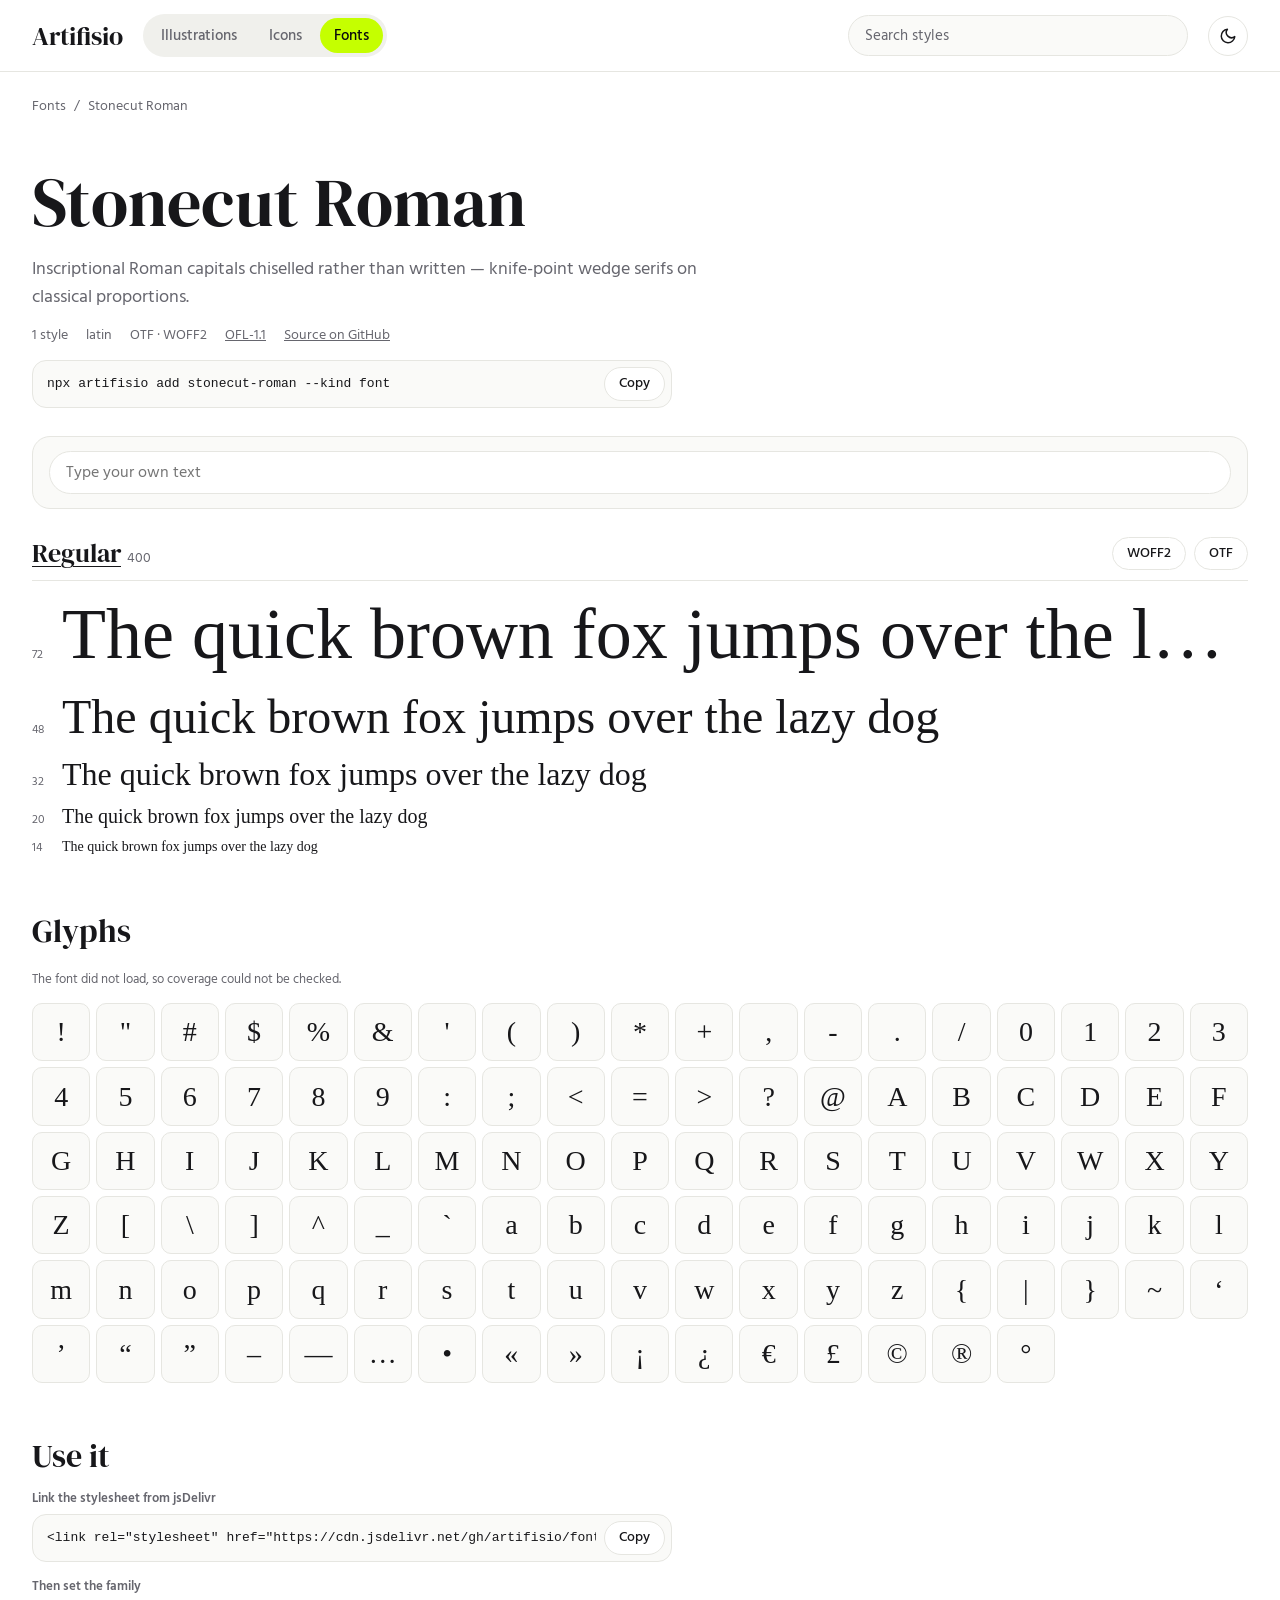
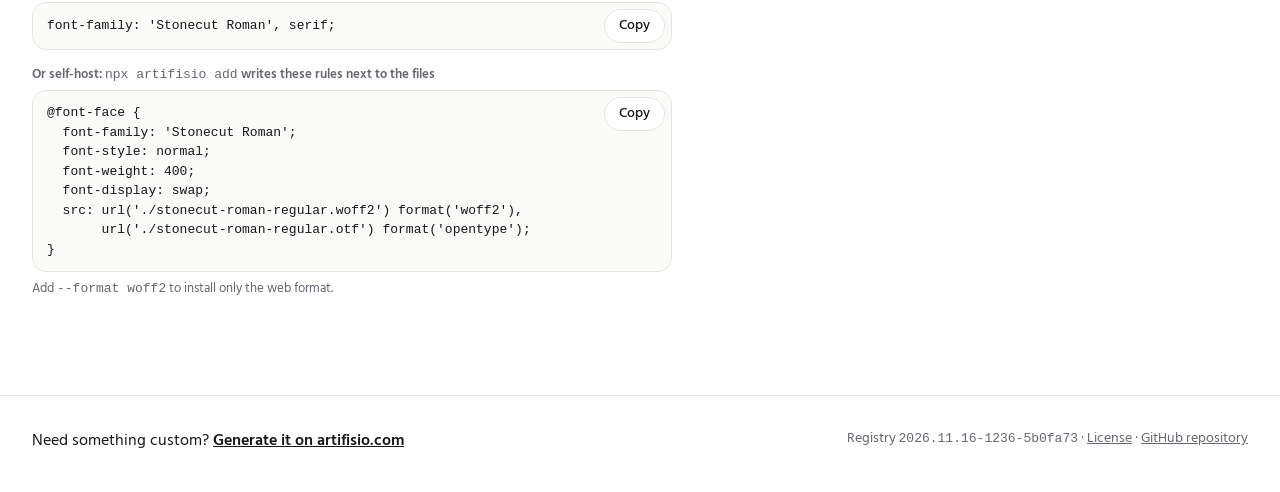
<file: docs/stonecut-roman/index.html>
<!DOCTYPE html>
<html lang="en" data-theme="light">
<head>
<meta charset="utf-8" />
<meta name="viewport" content="width=device-width, initial-scale=1" />
<title>Stonecut Roman · Fonts · Artifisio</title>
<meta name="description" content="Inscriptional Roman capitals chiselled rather than written — knife-point wedge serifs on classical proportions." />
<link rel="canonical" href="https://artifisio.github.io/fonts/stonecut-roman/" />
<meta property="og:type" content="website" />
<meta property="og:site_name" content="Artifisio" />
<meta property="og:title" content="Stonecut Roman · Fonts · Artifisio" />
<meta property="og:description" content="Inscriptional Roman capitals chiselled rather than written — knife-point wedge serifs on classical proportions." />
<meta property="og:url" content="https://artifisio.github.io/fonts/stonecut-roman/" />
<link rel="icon" type="image/png" href="https://artifisio.com/favicon-32x32.png" />
<script>document.documentElement.classList.add('js');try{const t=localStorage.getItem('artifisio-gallery-theme');if(t==='dark'||t==='light')document.documentElement.dataset.theme=t}catch{}</script>
<link rel="preconnect" href="https://fonts.googleapis.com" />
<link rel="preconnect" href="https://fonts.gstatic.com" crossorigin />
<link rel="stylesheet" href="https://fonts.googleapis.com/css2?family=DM+Serif+Display&family=Hind+Madurai:wght@400;500;600&display=swap" />
<link rel="preconnect" href="https://raw.githubusercontent.com" crossorigin />
<style>@font-face{font-family:'Stonecut Roman';font-style:normal;font-weight:400;font-display:swap;src:url('https://raw.githubusercontent.com/artifisio/fonts/main/sets/stonecut-roman/stonecut-roman-regular.woff2') format('woff2'),url('https://raw.githubusercontent.com/artifisio/fonts/main/sets/stonecut-roman/stonecut-roman-regular.otf') format('opentype')}</style>
<style>
:root{--ring:rgb(0 0 0/.14);--bg:#fff;--surface:#fafaf8;--raised:#fff;--canvas:#f3f3ef;--border:#e6e6e1;--text:#17171a;--muted:#66666e;--chip:#f0f0ec;--accent:#c5ff00;--accent-ink:#0b0b0c;--focus:#4f6600;--shadow:0 20px 50px rgb(0 0 0/.12);color-scheme:light}
[data-theme=dark]{--ring:rgb(255 255 255/.28);--bg:#0e0e10;--surface:#151517;--raised:#1b1b1e;--canvas:#e9e9e4;--border:#2b2b30;--text:#f4f4f5;--muted:#a1a1aa;--chip:#202024;--focus:#c5ff00;--shadow:0 20px 50px rgb(0 0 0/.5);color-scheme:dark}
*,*::before,*::after{box-sizing:border-box}
body{margin:0;background:var(--bg);color:var(--text);font:16px/1.55 'Hind Madurai',system-ui,-apple-system,'Segoe UI',sans-serif;-webkit-font-smoothing:antialiased}
h1,h2,h3{font-family:'DM Serif Display',Georgia,serif;font-weight:400;line-height:1.1;margin:0}
p{margin:0}
a{color:inherit}
:focus-visible{outline:2px solid var(--focus);outline-offset:2px}
code{font:13px/1.5 ui-monospace,SFMono-Regular,Menlo,Consolas,monospace}
[hidden]{display:none!important}
html:not(.js) .g-js{display:none!important}
.g-sr{position:absolute;width:1px;height:1px;overflow:hidden;clip-path:inset(50%);white-space:nowrap}
.g-wrap{max-width:1280px;margin:0 auto;padding-inline:16px}
.g-header{border-bottom:1px solid var(--border)}
.g-bar{display:flex;flex-wrap:wrap;align-items:center;gap:12px 20px;padding-top:14px;padding-bottom:14px}
.g-brand{font-family:'DM Serif Display',Georgia,serif;font-size:26px;line-height:1;text-decoration:none}
.g-kinds{order:2;flex-basis:100%;display:flex;gap:4px;padding:4px;background:var(--chip);border-radius:999px;width:max-content;max-width:100%}
.g-kinds a{flex:1;text-align:center;padding:6px 14px;border-radius:999px;text-decoration:none;font-size:15px;font-weight:500;color:var(--muted)}
.g-kinds a:hover{color:var(--text)}
.g-kinds a[aria-current]{background:var(--accent);color:var(--accent-ink)}
.g-search{order:3;flex-basis:100%}
.g-search input{width:100%;font:inherit;font-size:15px;color:var(--text);background:var(--surface);border:1px solid var(--border);border-radius:999px;padding:8px 16px}
.g-search input::placeholder{color:var(--muted)}
.g-theme{order:1;margin-left:auto}
@media (min-width:900px){
  .g-wrap{padding-inline:32px}
  .g-kinds{order:0;flex-basis:auto}
  .g-search{order:0;flex:1;flex-basis:auto;display:flex;justify-content:flex-end}
  .g-search input{max-width:340px}
  .g-theme{order:0;margin-left:0}
}
.g-btn{display:inline-flex;align-items:center;justify-content:center;gap:6px;border:1px solid var(--border);background:var(--raised);color:var(--text);border-radius:999px;padding:6px 14px;font:inherit;font-size:14px;font-weight:500;line-height:1.4;cursor:pointer;text-decoration:none;white-space:nowrap}
.g-btn:hover:not(:disabled){border-color:var(--text)}
.g-btn:disabled{opacity:.45;cursor:default}
.g-btn-primary{background:var(--accent);color:var(--accent-ink);border-color:var(--accent)}
.g-icon-btn{width:40px;height:40px;padding:0;font-size:18px}
.g-icon-btn svg{width:18px;height:18px}
[data-theme=dark] .g-moon,:root:not([data-theme=dark]) .g-sun{display:none}
.g-hero{padding:48px 0 28px;display:grid;grid-template-columns:minmax(0,1fr);gap:14px}
.g-hero h1{font-size:clamp(40px,7vw,68px)}
.g-lead{font-size:18px;color:var(--muted);max-width:68ch}
.g-hero p code{white-space:nowrap}
.g-crumbs{display:flex;gap:8px;font-size:14px;color:var(--muted);padding-top:24px}
.g-crumbs a{text-decoration:none}
.g-crumbs a:hover{color:var(--text);text-decoration:underline}
.g-facts{display:flex;flex-wrap:wrap;gap:6px 18px;list-style:none;margin:0;padding:0;font-size:14px;color:var(--muted)}
.g-copyrow{display:flex;align-items:center;gap:8px;max-width:640px;background:var(--surface);border:1px solid var(--border);border-radius:14px;padding:6px 6px 6px 14px}
.g-copyrow code{flex:1;min-width:0;overflow-x:auto;white-space:nowrap;scrollbar-width:none}
html:not(.js) .g-copyrow{padding-right:14px}
.g-chips{display:flex;flex-wrap:wrap;gap:8px;margin:0 0 24px}
@media (max-width:899px){.g-chips{flex-wrap:nowrap;overflow-x:auto;scrollbar-width:none;margin-right:-16px;padding-right:16px}}
.g-chip{flex:none;border:1px solid var(--border);background:transparent;color:var(--text);border-radius:999px;padding:4px 12px;font:inherit;font-size:14px;cursor:pointer}
.g-chip[aria-pressed=true]{background:var(--text);color:var(--bg);border-color:var(--text)}
.g-list{list-style:none;margin:0;padding:0}
.g-empty{color:var(--muted);text-align:center;padding:64px 0}
.g-badge{display:inline-block;font-size:12px;font-weight:600;line-height:1;padding:5px 8px;border-radius:999px;background:var(--accent);color:var(--accent-ink)}
.g-tag{display:inline-block;font-size:12px;line-height:1;padding:5px 8px;border-radius:999px;background:var(--chip);color:var(--muted)}
.g-label{display:block;font-size:13px;font-weight:600;color:var(--muted);margin-bottom:6px}
.g-note{font-size:13px;color:var(--muted);margin-top:6px}
.g-actions{display:flex;flex-wrap:wrap;gap:8px}
.g-box{display:grid;gap:12px;margin:0 0 28px;padding:14px 16px;background:var(--surface);border:1px solid var(--border);border-radius:18px}
.g-box-head{display:flex;align-items:center;justify-content:space-between;gap:12px}
.g-box h2{font-family:inherit;font-size:14px;font-weight:600;line-height:1;color:var(--muted)}
.g-swatches{display:flex;flex-wrap:wrap;gap:8px}
.g-swatch{display:inline-flex;align-items:center;gap:8px;padding:3px 12px 3px 3px;font-size:14px;background:var(--raised);border:1px solid var(--border);border-radius:999px;cursor:pointer}
.g-swatch:focus-within{outline:2px solid var(--focus);outline-offset:2px}
.g-swatch.is-changed{border-color:var(--text)}
.g-swatch small{font-size:12px;color:var(--muted)}
.g-swatch.is-changed small{display:none}
.g-swatch input{width:28px;height:28px;padding:0;border:0;border-radius:50%;background:none;cursor:pointer}
.g-swatch input:focus-visible{outline:none}
.g-swatch input::-webkit-color-swatch-wrapper{padding:0}
.g-swatch input::-webkit-color-swatch{border:1px solid var(--ring);border-radius:50%}
.g-swatch input::-moz-color-swatch{border:1px solid var(--ring);border-radius:50%}
.g-svg,.g-svg svg{display:block;width:100%;height:100%}
.g-panel{display:none;position:fixed;z-index:20;top:0;right:0;bottom:0;width:min(480px,100%);flex-direction:column;overflow-y:auto;background:var(--bg);border-left:1px solid var(--border);box-shadow:var(--shadow)}
.g-panel.is-open,html:not(.js) .g-panel:target{display:flex}
.g-panel-head{position:sticky;top:0;z-index:1;display:flex;align-items:center;justify-content:space-between;gap:12px;padding:14px 16px 14px 20px;background:var(--bg);border-bottom:1px solid var(--border)}
.g-panel-head h2{font-size:26px;overflow-wrap:anywhere}
.g-panel-body{display:grid;grid-template-columns:minmax(0,1fr);gap:22px;padding:20px}
.g-panel:focus{outline:none}
.g-backdrop{display:none;position:fixed;z-index:10;inset:0;background:rgb(0 0 0/.4)}
.g-panel-open .g-backdrop,html:not(.js) .g-panel:target~.g-backdrop{display:block}
html.g-panel-open{overflow:hidden}
.g-footer{margin-top:96px;border-top:1px solid var(--border);padding:32px 0 40px;font-size:14px;color:var(--muted)}
.g-footer .g-wrap{display:flex;flex-wrap:wrap;justify-content:space-between;gap:12px 32px}
.g-cta{color:var(--text);font-size:16px}
.g-cta a{font-weight:600}

.fnt-controls{display:flex;flex-wrap:wrap;align-items:center;gap:12px 24px}
.fnt-text{flex:1 1 260px}
.fnt-text input{width:100%;font:inherit;color:var(--text);background:var(--raised);border:1px solid var(--border);border-radius:999px;padding:8px 16px}
.fnt-range{display:flex;align-items:center;gap:10px;font-size:14px;color:var(--muted)}
.fnt-range input{width:160px;accent-color:var(--text)}
.fnt-range output{min-width:4ch;font-variant-numeric:tabular-nums}
.g-overview-font{border-top:1px solid var(--border)}
.g-overview-font>li{border-bottom:1px solid var(--border)}
.fnt-row{display:grid;gap:12px;padding:24px 0}
.fnt-head{display:flex;flex-wrap:wrap;align-items:center;gap:6px 14px}
.fnt-head h2{font-size:24px}
.fnt-head h2 a{text-decoration:none}
.fnt-head h2 a:hover{text-decoration:underline}
.fnt-style-head h2 a{text-decoration-thickness:1px;text-underline-offset:4px}
.fnt-meta{font-size:14px;color:var(--muted)}
.fnt-tags{display:flex;flex-wrap:wrap;gap:6px}
.fnt-sample-link{display:block;text-decoration:none;min-width:0}
.fnt-sample{display:block;font-size:var(--fnt-size,40px);line-height:1.2;overflow-wrap:anywhere}
.fnt-styles{display:grid;gap:40px}
.fnt-style{display:grid;gap:10px;min-width:0}
.fnt-style-head{display:flex;flex-wrap:wrap;align-items:center;justify-content:space-between;gap:10px;padding-bottom:10px;border-bottom:1px solid var(--border)}
.fnt-style-head h2{font-size:26px}
.fnt-style-head h2 span{font-family:'Hind Madurai',system-ui,sans-serif;font-size:14px;color:var(--muted)}
.fnt-line{display:flex;align-items:baseline;gap:16px;min-width:0}
.fnt-px{flex:none;width:2ch;font-size:12px;color:var(--muted);font-variant-numeric:tabular-nums}
.fnt-line .fnt-sample{min-width:0;white-space:nowrap;overflow:hidden;text-overflow:ellipsis}
.fnt-section{display:grid;grid-template-columns:minmax(0,1fr);gap:14px;margin-top:56px}
.fnt-section>h2{font-size:32px}
.fnt-glyph-grid{display:grid;gap:6px;grid-template-columns:repeat(auto-fill,minmax(56px,1fr))}
.fnt-glyph-grid li{display:grid;place-items:center;aspect-ratio:1;font-size:28px;line-height:1;background:var(--surface);border:1px solid var(--border);border-radius:10px}
.fnt-glyph-grid li.is-missing{color:var(--muted);border-style:dashed;background:repeating-linear-gradient(135deg,transparent 0 6px,var(--chip) 6px 12px)}
.g-copyrow:has(.fnt-css){align-items:flex-start}
.g-copyrow .fnt-css{white-space:pre;padding:6px 0}
.fnt-preview{display:grid;gap:12px;padding:24px;background:var(--surface);border:1px solid var(--border);border-radius:16px;font-size:24px;line-height:1.3;overflow-wrap:anywhere}
.fnt-aa{font-size:120px;line-height:1}
</style>
</head>
<body>
<header class="g-header">
  <div class="g-wrap g-bar">
    <a class="g-brand" href="https://artifisio.com">Artifisio</a>
    <nav class="g-kinds" aria-label="Registries"><a href="https://artifisio.github.io/illustrations/">Illustrations</a><a href="https://artifisio.github.io/icons/">Icons</a><a href="https://artifisio.github.io/fonts/" aria-current="page">Fonts</a></nav>
    <div class="g-search g-js"><label class="g-sr" for="g-search">Search styles</label><input id="g-search" type="search" placeholder="Search styles" autocomplete="off" /></div>
    <button type="button" class="g-btn g-icon-btn g-theme g-js" aria-label="Dark mode" aria-pressed="false"><svg class="g-moon" viewBox="0 0 24 24" fill="none" stroke="currentColor" stroke-width="2" stroke-linecap="round" stroke-linejoin="round" aria-hidden="true"><path d="M21 12.8A9 9 0 1 1 11.2 3a7 7 0 0 0 9.8 9.8z"/></svg><svg class="g-sun" viewBox="0 0 24 24" fill="none" stroke="currentColor" stroke-width="2" stroke-linecap="round" aria-hidden="true"><circle cx="12" cy="12" r="4"/><path d="M12 2v2M12 20v2M4.9 4.9l1.4 1.4M17.7 17.7l1.4 1.4M2 12h2M20 12h2M4.9 19.1l1.4-1.4M17.7 6.3l1.4-1.4"/></svg></button>
  </div>
</header>
<main class="g-wrap">
<nav class="g-crumbs" aria-label="Breadcrumb"><a href="../">Fonts</a><span aria-hidden="true">/</span><span aria-current="page">Stonecut Roman</span></nav>
<section class="g-hero">
  <h1>Stonecut Roman</h1>
  <p class="g-lead">Inscriptional Roman capitals chiselled rather than written — knife-point wedge serifs on classical proportions.</p>
  <ul class="g-facts"><li>1 style</li><li>latin</li><li>OTF · WOFF2</li><li><a href="https://openfontlicense.org">OFL-1.1</a></li><li><a href="https://github.com/artifisio/fonts/tree/main/sets/stonecut-roman">Source on GitHub</a></li></ul>
  <div class="g-copyrow"><code class="g-install">npx artifisio add stonecut-roman --kind font</code><button type="button" class="g-btn g-copy g-js">Copy</button></div>
</section>
<section class="g-box fnt-controls g-js" aria-label="Preview">
  <label class="fnt-text"><span class="g-sr">Preview text</span><input id="fnt-text" type="text" placeholder="Type your own text" autocomplete="off" /></label>
</section>
<div class="fnt-styles">
<section class="fnt-style" data-search="regular 400">
  <div class="fnt-style-head"><h2><a href="#regular">Regular</a> <span>400</span></h2><div class="g-actions"><a class="g-btn" href="https://raw.githubusercontent.com/artifisio/fonts/main/sets/stonecut-roman/stonecut-roman-regular.woff2" download>WOFF2</a><a class="g-btn" href="https://raw.githubusercontent.com/artifisio/fonts/main/sets/stonecut-roman/stonecut-roman-regular.otf" download>OTF</a></div></div>
  <div class="fnt-line"><span class="fnt-px">72</span><span class="fnt-sample" style="font-family:'Stonecut Roman',serif;font-weight:400;font-style:normal;font-size:72px">The quick brown fox jumps over the lazy dog</span></div><div class="fnt-line"><span class="fnt-px">48</span><span class="fnt-sample" style="font-family:'Stonecut Roman',serif;font-weight:400;font-style:normal;font-size:48px">The quick brown fox jumps over the lazy dog</span></div><div class="fnt-line"><span class="fnt-px">32</span><span class="fnt-sample" style="font-family:'Stonecut Roman',serif;font-weight:400;font-style:normal;font-size:32px">The quick brown fox jumps over the lazy dog</span></div><div class="fnt-line"><span class="fnt-px">20</span><span class="fnt-sample" style="font-family:'Stonecut Roman',serif;font-weight:400;font-style:normal;font-size:20px">The quick brown fox jumps over the lazy dog</span></div><div class="fnt-line"><span class="fnt-px">14</span><span class="fnt-sample" style="font-family:'Stonecut Roman',serif;font-weight:400;font-style:normal;font-size:14px">The quick brown fox jumps over the lazy dog</span></div>
</section>
</div>
<section class="fnt-section" aria-labelledby="fnt-glyphs-title">
  <h2 id="fnt-glyphs-title">Glyphs</h2>
  <p class="g-note g-js fnt-coverage">Checking coverage…</p>
  <ul class="g-list fnt-glyph-grid" data-family="Stonecut Roman" data-weight="400" style="font-family:'Stonecut Roman',serif;font-weight:400;font-style:normal"><li title="U+0021">!</li><li title="U+0022">&quot;</li><li title="U+0023">#</li><li title="U+0024">$</li><li title="U+0025">%</li><li title="U+0026">&amp;</li><li title="U+0027">'</li><li title="U+0028">(</li><li title="U+0029">)</li><li title="U+002A">*</li><li title="U+002B">+</li><li title="U+002C">,</li><li title="U+002D">-</li><li title="U+002E">.</li><li title="U+002F">/</li><li title="U+0030">0</li><li title="U+0031">1</li><li title="U+0032">2</li><li title="U+0033">3</li><li title="U+0034">4</li><li title="U+0035">5</li><li title="U+0036">6</li><li title="U+0037">7</li><li title="U+0038">8</li><li title="U+0039">9</li><li title="U+003A">:</li><li title="U+003B">;</li><li title="U+003C">&lt;</li><li title="U+003D">=</li><li title="U+003E">&gt;</li><li title="U+003F">?</li><li title="U+0040">@</li><li title="U+0041">A</li><li title="U+0042">B</li><li title="U+0043">C</li><li title="U+0044">D</li><li title="U+0045">E</li><li title="U+0046">F</li><li title="U+0047">G</li><li title="U+0048">H</li><li title="U+0049">I</li><li title="U+004A">J</li><li title="U+004B">K</li><li title="U+004C">L</li><li title="U+004D">M</li><li title="U+004E">N</li><li title="U+004F">O</li><li title="U+0050">P</li><li title="U+0051">Q</li><li title="U+0052">R</li><li title="U+0053">S</li><li title="U+0054">T</li><li title="U+0055">U</li><li title="U+0056">V</li><li title="U+0057">W</li><li title="U+0058">X</li><li title="U+0059">Y</li><li title="U+005A">Z</li><li title="U+005B">[</li><li title="U+005C">\</li><li title="U+005D">]</li><li title="U+005E">^</li><li title="U+005F">_</li><li title="U+0060">`</li><li title="U+0061">a</li><li title="U+0062">b</li><li title="U+0063">c</li><li title="U+0064">d</li><li title="U+0065">e</li><li title="U+0066">f</li><li title="U+0067">g</li><li title="U+0068">h</li><li title="U+0069">i</li><li title="U+006A">j</li><li title="U+006B">k</li><li title="U+006C">l</li><li title="U+006D">m</li><li title="U+006E">n</li><li title="U+006F">o</li><li title="U+0070">p</li><li title="U+0071">q</li><li title="U+0072">r</li><li title="U+0073">s</li><li title="U+0074">t</li><li title="U+0075">u</li><li title="U+0076">v</li><li title="U+0077">w</li><li title="U+0078">x</li><li title="U+0079">y</li><li title="U+007A">z</li><li title="U+007B">{</li><li title="U+007C">|</li><li title="U+007D">}</li><li title="U+007E">~</li><li title="U+2018">‘</li><li title="U+2019">’</li><li title="U+201C">“</li><li title="U+201D">”</li><li title="U+2013">–</li><li title="U+2014">—</li><li title="U+2026">…</li><li title="U+2022">•</li><li title="U+00AB">«</li><li title="U+00BB">»</li><li title="U+00A1">¡</li><li title="U+00BF">¿</li><li title="U+20AC">€</li><li title="U+00A3">£</li><li title="U+00A9">©</li><li title="U+00AE">®</li><li title="U+00B0">°</li></ul>
</section>
<section class="fnt-section" aria-labelledby="fnt-use-title">
  <h2 id="fnt-use-title">Use it</h2>
  <div><span class="g-label">Link the stylesheet from jsDelivr</span><div class="g-copyrow"><code>&lt;link rel=&quot;stylesheet&quot; href=&quot;https://cdn.jsdelivr.net/gh/artifisio/fonts@main/sets/stonecut-roman/stonecut-roman.css&quot; /&gt;</code><button type="button" class="g-btn g-copy g-js">Copy</button></div></div>
  <div><span class="g-label">Then set the family</span><div class="g-copyrow"><code>font-family: 'Stonecut Roman', serif;</code><button type="button" class="g-btn g-copy g-js">Copy</button></div></div>
  <div><span class="g-label">Or self-host: <code>npx artifisio add</code> writes these rules next to the files</span><div class="g-copyrow"><code class="fnt-css">@font-face {
  font-family: 'Stonecut Roman';
  font-style: normal;
  font-weight: 400;
  font-display: swap;
  src: url('./stonecut-roman-regular.woff2') format('woff2'),
       url('./stonecut-roman-regular.otf') format('opentype');
}</code><button type="button" class="g-btn g-copy g-js">Copy</button></div><p class="g-note">Add <code>--format woff2</code> to install only the web format.</p></div>
</section>
<p class="g-empty" hidden>Nothing matches your search.</p>
</main>
<div class="g-panels">
<section class="g-panel" id="regular" role="dialog" aria-labelledby="regular-title">
  <div class="g-panel-head"><h2 id="regular-title">Stonecut Roman Regular</h2><a class="g-btn g-icon-btn g-close" href="#" aria-label="Close">✕</a></div>
  <div class="g-panel-body"><div class="fnt-preview" style="font-family:'Stonecut Roman',serif;font-weight:400;font-style:normal"><span class="fnt-aa">Aa</span><span>ABCDEFGHIJKLM<br />abcdefghijklm<br />0123456789</span></div>
<div><span class="g-label">Download</span><div class="g-actions"><a class="g-btn" href="https://raw.githubusercontent.com/artifisio/fonts/main/sets/stonecut-roman/stonecut-roman-regular.woff2" download>WOFF2</a><a class="g-btn" href="https://raw.githubusercontent.com/artifisio/fonts/main/sets/stonecut-roman/stonecut-roman-regular.otf" download>OTF</a></div></div>
<div><span class="g-label">File URL</span><div class="g-copyrow"><code>https://raw.githubusercontent.com/artifisio/fonts/main/sets/stonecut-roman/stonecut-roman-regular.woff2</code><button type="button" class="g-btn g-copy g-js">Copy</button></div></div>
<div><span class="g-label">Install the family</span><div class="g-copyrow"><code class="g-install">npx artifisio add stonecut-roman --kind font</code><button type="button" class="g-btn g-copy g-js">Copy</button></div><p class="g-note">The CLI installs every style with a ready-made stylesheet and writes ATTRIBUTION.md.</p></div></div>
</section>
<a class="g-backdrop g-close" href="#" tabindex="-1" aria-hidden="true"></a>
</div>
<footer class="g-footer">
  <div class="g-wrap">
    <p class="g-cta">Need something custom? <a href="https://artifisio.com">Generate it on artifisio.com</a></p>
    <p>Registry <code>2026.11.16-1236-5b0fa73</code> · <a href="https://github.com/artifisio/fonts/blob/main/LICENSE">License</a> · <a href="https://github.com/artifisio/fonts">GitHub repository</a></p>
  </div>
</footer>
<script>
(() => {
  const root = document.documentElement
  const all = (sel) => [...document.querySelectorAll(sel)]
  const matches = (text,q)=>q.split(/\s+/).every(t=>text.includes(t))

  const theme = document.querySelector('.g-theme')
  const syncTheme = () => theme.setAttribute('aria-pressed', String(root.dataset.theme === 'dark'))
  theme.addEventListener('click', () => {
    root.dataset.theme = root.dataset.theme === 'dark' ? 'light' : 'dark'
    try { localStorage.setItem('artifisio-gallery-theme', root.dataset.theme) } catch {}
    syncTheme()
  })
  syncTheme()

  const search = document.getElementById('g-search')
  const empty = document.querySelector('.g-empty')
  let tag = ''
  function filter() {
    const q = search.value.trim().toLowerCase()
    let shown = 0
    for (const el of all('[data-search]')) {
      const ok = matches(el.dataset.search, q) && (!tag || (el.dataset.tags || '').split(' ').includes(tag))
      el.hidden = !ok
      if (ok) shown++
    }
    if (empty) empty.hidden = shown > 0
    document.dispatchEvent(new CustomEvent('gallery:filter', { detail: { q, tag } }))
  }
  search.addEventListener('input', filter)
  const initial = new URLSearchParams(location.search).get('q')
  if (initial) {
    search.value = initial
    filter()
  }
  for (const chip of all('.g-chips .g-chip')) {
    chip.addEventListener('click', () => {
      tag = chip.dataset.tag
      for (const c of all('.g-chips .g-chip')) c.setAttribute('aria-pressed', String(c === chip))
      filter()
    })
  }

  async function copy(text, button) {
    try { await navigator.clipboard.writeText(text) } catch { return }
    button.dataset.label ??= button.textContent
    button.textContent = 'Copied'
    clearTimeout(button.copyTimer)
    button.copyTimer = setTimeout(() => { button.textContent = button.dataset.label }, 1400)
  }
  document.addEventListener('click', (e) => {
    const button = e.target.closest('.g-copy')
    if (button) copy(button.dataset.copy ?? button.closest('.g-copyrow').querySelector('code').textContent, button)
  })

  window.gallery = { copy, matches }

  let open = null
  let opener = null
  let pushed = false
  function show(id) {
    const panel = id ? document.getElementById(id) : null
    const next = panel && panel.classList.contains('g-panel') ? panel : null
    const prev = open
    if (open && open !== next) open.classList.remove('is-open')
    open = next
    root.classList.toggle('g-panel-open', !!next)
    if (!next) {
      if (prev && opener) opener.focus()
      return
    }
    next.classList.add('is-open')
    next.querySelector('.g-close').focus()
    document.dispatchEvent(new CustomEvent('gallery:panel', { detail: next }))
  }
  function close() {
    if (!open) return
    // Undo our own push so open + close leaves history as it was.
    if (pushed) return history.back()
    history.replaceState(null, '', location.pathname + location.search)
    show(null)
  }
  const fromHash = () => {
    pushed = false
    show(decodeURIComponent(location.hash.slice(1)))
  }
  document.addEventListener('click', (e) => {
    const link = e.target.closest('a[href^="#"]')
    if (!link) return
    if (link.classList.contains('g-close')) {
      e.preventDefault()
      close()
      return
    }
    const id = decodeURIComponent(link.getAttribute('href').slice(1))
    if (!document.getElementById(id)?.classList.contains('g-panel')) return
    e.preventDefault()
    opener = link
    if (open) history.replaceState(null, '', '#' + id)
    else {
      history.pushState(null, '', '#' + id)
      pushed = true
    }
    show(id)
  })
  document.addEventListener('keydown', (e) => { if (e.key === 'Escape') close() })
  addEventListener('popstate', fromHash)
  addEventListener('hashchange', fromHash)
  fromHash()
})()
</script>
<script>
(() => {
  const texts = new Map()
  const svgText = (src) => {
    if (!texts.has(src)) texts.set(src, fetch(src).then((r) => (r.ok ? r.text() : Promise.reject(new Error(r.status)))))
    return texts.get(src)
  }
  let seq = 0
  // Inline so --artf-* vars reach the paths; prefix ids so gradients from different SVGs don't collide.
  async function inline(img) {
    const p = 'a' + seq++ + '-'
    const text = (await svgText(img.dataset.svg)).replace(/(\s)id="/g, '$1id="' + p).replace(/url\(#/g, 'url(#' + p).replace(/href="#/g, 'href="#' + p)
    const host = document.createElement('span')
    host.className = 'g-svg'
    if (img.alt) {
      host.setAttribute('role', 'img')
      host.setAttribute('aria-label', img.alt)
    } else host.setAttribute('aria-hidden', 'true')
    host.innerHTML = text
    if (img.isConnected) img.replaceWith(host)
  }
  const inlineIn = (scope) => { for (const img of scope.querySelectorAll('img[data-svg]')) inline(img).catch(() => {}) }
  window.gallery.inline = inlineIn

  const inputs = [...document.querySelectorAll('.g-palette input[type=color]')]
  const changed = () => inputs.filter((i) => i.value !== i.dataset.default)
  document.addEventListener('click', async (e) => {
    const button = e.target.closest('.g-copy-svg')
    if (!button) return
    const vars = changed().map((i) => '--artf-' + i.dataset.slot + ': ' + i.value).join('; ')
    let text = await svgText(button.dataset.src)
    if (vars) text = /<svg[^>]*\sstyle="/.test(text) ? text.replace(/(<svg[^>]*\sstyle=")/, '$1' + vars + '; ') : text.replace(/<svg\b/, '<svg style="' + vars + '"')
    window.gallery.copy(text, button)
  })
  const toHex = (rgb) => '#' + rgb.match(/[\d.]+/g).slice(0, 3).map((n) => Math.round(n).toString(16).padStart(2, '0')).join('')
  // A currentColor slot defaults to the text colour, so its swatch shows what renders until it is changed.
  function syncTextSlots() {
    if (!inputs.length) return
    for (const i of inputs.filter((i) => 'text' in i.dataset)) {
      const unchanged = i.value === i.dataset.default
      i.dataset.default = toHex(getComputedStyle(document.body).color)
      if (unchanged) i.value = i.dataset.default
    }
    update()
  }
  const reset = document.querySelector('.g-reset')
  const installs = [...document.querySelectorAll('.g-install')]
  const command = installs[0]?.textContent
  let themed = false
  function update() {
    const diff = changed()
    for (const i of inputs) {
      const on = diff.includes(i)
      i.closest('.g-swatch').classList.toggle('is-changed', on)
      if (on) document.body.style.setProperty('--artf-' + i.dataset.slot, i.value)
      else document.body.style.removeProperty('--artf-' + i.dataset.slot)
    }
    const colors = diff.map((i) => i.dataset.slot + '=' + i.value).join(',')
    for (const el of installs) el.textContent = command + (colors ? ' --colors "' + colors + '"' : '')
    reset.disabled = !diff.length
    if (diff.length && !themed) {
      themed = true
      inlineIn(document.querySelector('main'))
      const open = document.querySelector('.g-panel.is-open')
      if (open) inlineIn(open)
    }
  }
  for (const i of inputs) i.addEventListener('input', update)
  reset?.addEventListener('click', () => {
    for (const i of inputs) i.value = i.dataset.default
    update()
  })
  document.addEventListener('gallery:panel', (e) => { if (themed) inlineIn(e.detail) })
  new MutationObserver(syncTextSlots).observe(document.documentElement, { attributeFilter: ['data-theme'] })
  syncTextSlots()
})()
;
(() => {
  const samples = [...document.querySelectorAll('.fnt-sample')]
  const defaults = samples.map((s) => s.textContent)
  const text = document.getElementById('fnt-text')
  const size = document.getElementById('fnt-size')
  const output = document.querySelector('.fnt-size-out')
  const setText = () => samples.forEach((s, i) => { s.textContent = text.value || defaults[i] })
  const setSize = () => {
    document.querySelector('main').style.setProperty('--fnt-size', size.value + 'px')
    output.textContent = size.value + 'px'
  }
  text.addEventListener('input', setText)
  size?.addEventListener('input', setSize)
  // Back navigation restores the inputs, not the samples.
  if (text.value) setText()
  if (size) setSize()
})()
;
(async () => {
  const grid = document.querySelector('.fnt-glyph-grid')
  const summary = document.querySelector('.fnt-coverage')
  const face = grid.dataset.weight + ' 32px "' + grid.dataset.family.replace(/["\\]/g, '\\$&') + '"'
  const cells = [...grid.children]
  try {
    if (!(await document.fonts.load(face, cells.map((c) => c.textContent).join(''))).length) throw new Error('not loaded')
  } catch {
    summary.textContent = 'The font did not load, so coverage could not be checked.'
    return
  }
  const canvas = document.createElement('canvas')
  canvas.width = canvas.height = 64
  const ctx = canvas.getContext('2d', { willReadFrequently: true })
  const draw = (ch, fallback) => {
    ctx.clearRect(0, 0, 64, 64)
    ctx.font = face + ', ' + fallback
    ctx.fillText(ch, 8, 44)
    return ctx.getImageData(0, 0, 64, 64).data.join()
  }
  let missing = 0
  for (const cell of cells) {
    const ch = cell.textContent
    const mono = draw(ch, 'monospace')
    const gone = mono !== draw(ch, 'serif') || mono !== draw(ch, 'sans-serif')
    cell.classList.toggle('is-missing', gone)
    if (gone) {
      missing++
      cell.title += ' · not in this font'
    }
  }
  summary.textContent = (cells.length - missing) + ' of ' + cells.length + ' characters covered' + (missing ? '; hatched ones are missing and drawn in a fallback font.' : '.')
})()
</script>
</body>
</html>
</file>
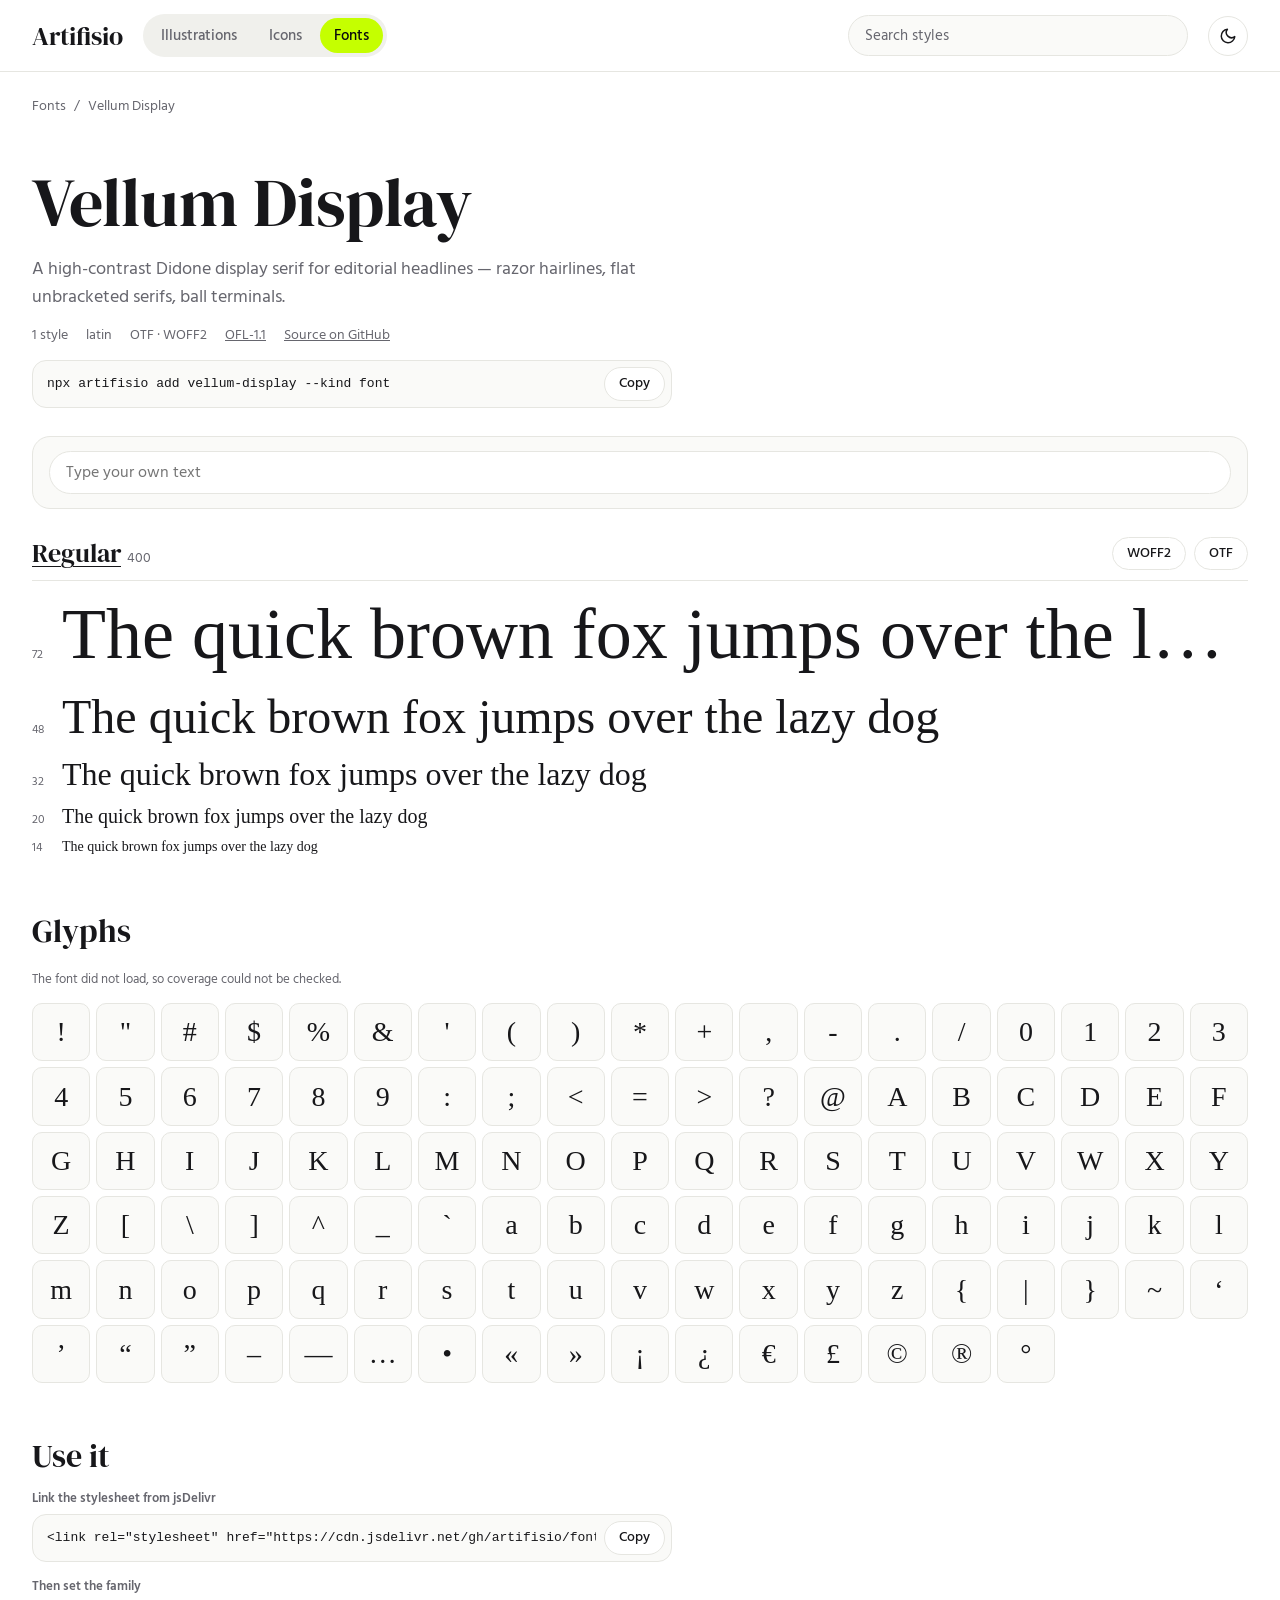
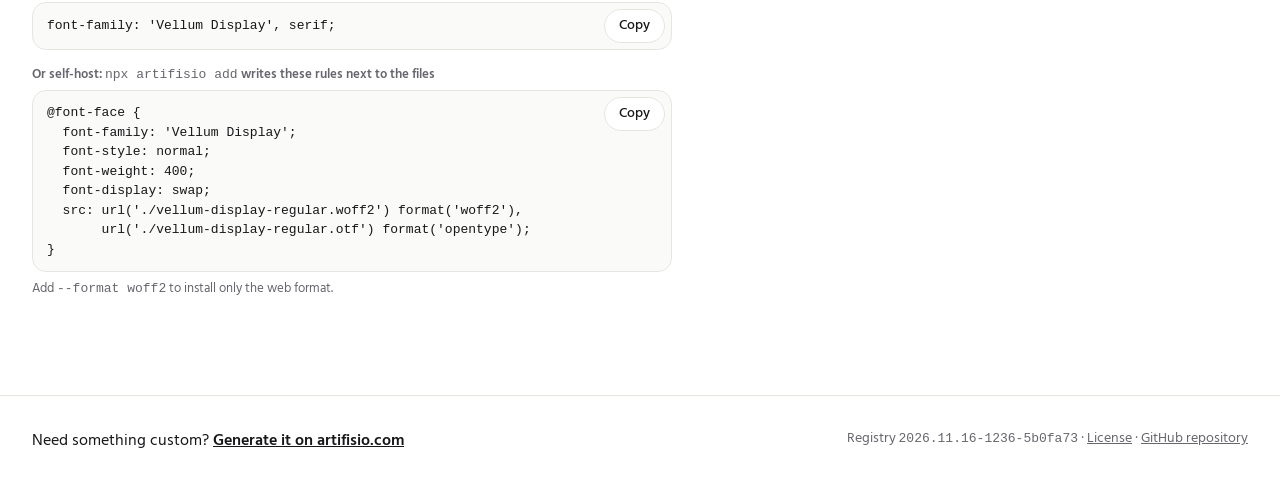
<file: docs/vellum-display/index.html>
<!DOCTYPE html>
<html lang="en" data-theme="light">
<head>
<meta charset="utf-8" />
<meta name="viewport" content="width=device-width, initial-scale=1" />
<title>Vellum Display · Fonts · Artifisio</title>
<meta name="description" content="A high-contrast Didone display serif for editorial headlines — razor hairlines, flat unbracketed serifs, ball terminals." />
<link rel="canonical" href="https://artifisio.github.io/fonts/vellum-display/" />
<meta property="og:type" content="website" />
<meta property="og:site_name" content="Artifisio" />
<meta property="og:title" content="Vellum Display · Fonts · Artifisio" />
<meta property="og:description" content="A high-contrast Didone display serif for editorial headlines — razor hairlines, flat unbracketed serifs, ball terminals." />
<meta property="og:url" content="https://artifisio.github.io/fonts/vellum-display/" />
<link rel="icon" type="image/png" href="https://artifisio.com/favicon-32x32.png" />
<script>document.documentElement.classList.add('js');try{const t=localStorage.getItem('artifisio-gallery-theme');if(t==='dark'||t==='light')document.documentElement.dataset.theme=t}catch{}</script>
<link rel="preconnect" href="https://fonts.googleapis.com" />
<link rel="preconnect" href="https://fonts.gstatic.com" crossorigin />
<link rel="stylesheet" href="https://fonts.googleapis.com/css2?family=DM+Serif+Display&family=Hind+Madurai:wght@400;500;600&display=swap" />
<link rel="preconnect" href="https://raw.githubusercontent.com" crossorigin />
<style>@font-face{font-family:'Vellum Display';font-style:normal;font-weight:400;font-display:swap;src:url('https://raw.githubusercontent.com/artifisio/fonts/main/sets/vellum-display/vellum-display-regular.woff2') format('woff2'),url('https://raw.githubusercontent.com/artifisio/fonts/main/sets/vellum-display/vellum-display-regular.otf') format('opentype')}</style>
<style>
:root{--ring:rgb(0 0 0/.14);--bg:#fff;--surface:#fafaf8;--raised:#fff;--canvas:#f3f3ef;--border:#e6e6e1;--text:#17171a;--muted:#66666e;--chip:#f0f0ec;--accent:#c5ff00;--accent-ink:#0b0b0c;--focus:#4f6600;--shadow:0 20px 50px rgb(0 0 0/.12);color-scheme:light}
[data-theme=dark]{--ring:rgb(255 255 255/.28);--bg:#0e0e10;--surface:#151517;--raised:#1b1b1e;--canvas:#e9e9e4;--border:#2b2b30;--text:#f4f4f5;--muted:#a1a1aa;--chip:#202024;--focus:#c5ff00;--shadow:0 20px 50px rgb(0 0 0/.5);color-scheme:dark}
*,*::before,*::after{box-sizing:border-box}
body{margin:0;background:var(--bg);color:var(--text);font:16px/1.55 'Hind Madurai',system-ui,-apple-system,'Segoe UI',sans-serif;-webkit-font-smoothing:antialiased}
h1,h2,h3{font-family:'DM Serif Display',Georgia,serif;font-weight:400;line-height:1.1;margin:0}
p{margin:0}
a{color:inherit}
:focus-visible{outline:2px solid var(--focus);outline-offset:2px}
code{font:13px/1.5 ui-monospace,SFMono-Regular,Menlo,Consolas,monospace}
[hidden]{display:none!important}
html:not(.js) .g-js{display:none!important}
.g-sr{position:absolute;width:1px;height:1px;overflow:hidden;clip-path:inset(50%);white-space:nowrap}
.g-wrap{max-width:1280px;margin:0 auto;padding-inline:16px}
.g-header{border-bottom:1px solid var(--border)}
.g-bar{display:flex;flex-wrap:wrap;align-items:center;gap:12px 20px;padding-top:14px;padding-bottom:14px}
.g-brand{font-family:'DM Serif Display',Georgia,serif;font-size:26px;line-height:1;text-decoration:none}
.g-kinds{order:2;flex-basis:100%;display:flex;gap:4px;padding:4px;background:var(--chip);border-radius:999px;width:max-content;max-width:100%}
.g-kinds a{flex:1;text-align:center;padding:6px 14px;border-radius:999px;text-decoration:none;font-size:15px;font-weight:500;color:var(--muted)}
.g-kinds a:hover{color:var(--text)}
.g-kinds a[aria-current]{background:var(--accent);color:var(--accent-ink)}
.g-search{order:3;flex-basis:100%}
.g-search input{width:100%;font:inherit;font-size:15px;color:var(--text);background:var(--surface);border:1px solid var(--border);border-radius:999px;padding:8px 16px}
.g-search input::placeholder{color:var(--muted)}
.g-theme{order:1;margin-left:auto}
@media (min-width:900px){
  .g-wrap{padding-inline:32px}
  .g-kinds{order:0;flex-basis:auto}
  .g-search{order:0;flex:1;flex-basis:auto;display:flex;justify-content:flex-end}
  .g-search input{max-width:340px}
  .g-theme{order:0;margin-left:0}
}
.g-btn{display:inline-flex;align-items:center;justify-content:center;gap:6px;border:1px solid var(--border);background:var(--raised);color:var(--text);border-radius:999px;padding:6px 14px;font:inherit;font-size:14px;font-weight:500;line-height:1.4;cursor:pointer;text-decoration:none;white-space:nowrap}
.g-btn:hover:not(:disabled){border-color:var(--text)}
.g-btn:disabled{opacity:.45;cursor:default}
.g-btn-primary{background:var(--accent);color:var(--accent-ink);border-color:var(--accent)}
.g-icon-btn{width:40px;height:40px;padding:0;font-size:18px}
.g-icon-btn svg{width:18px;height:18px}
[data-theme=dark] .g-moon,:root:not([data-theme=dark]) .g-sun{display:none}
.g-hero{padding:48px 0 28px;display:grid;grid-template-columns:minmax(0,1fr);gap:14px}
.g-hero h1{font-size:clamp(40px,7vw,68px)}
.g-lead{font-size:18px;color:var(--muted);max-width:68ch}
.g-hero p code{white-space:nowrap}
.g-crumbs{display:flex;gap:8px;font-size:14px;color:var(--muted);padding-top:24px}
.g-crumbs a{text-decoration:none}
.g-crumbs a:hover{color:var(--text);text-decoration:underline}
.g-facts{display:flex;flex-wrap:wrap;gap:6px 18px;list-style:none;margin:0;padding:0;font-size:14px;color:var(--muted)}
.g-copyrow{display:flex;align-items:center;gap:8px;max-width:640px;background:var(--surface);border:1px solid var(--border);border-radius:14px;padding:6px 6px 6px 14px}
.g-copyrow code{flex:1;min-width:0;overflow-x:auto;white-space:nowrap;scrollbar-width:none}
html:not(.js) .g-copyrow{padding-right:14px}
.g-chips{display:flex;flex-wrap:wrap;gap:8px;margin:0 0 24px}
@media (max-width:899px){.g-chips{flex-wrap:nowrap;overflow-x:auto;scrollbar-width:none;margin-right:-16px;padding-right:16px}}
.g-chip{flex:none;border:1px solid var(--border);background:transparent;color:var(--text);border-radius:999px;padding:4px 12px;font:inherit;font-size:14px;cursor:pointer}
.g-chip[aria-pressed=true]{background:var(--text);color:var(--bg);border-color:var(--text)}
.g-list{list-style:none;margin:0;padding:0}
.g-empty{color:var(--muted);text-align:center;padding:64px 0}
.g-badge{display:inline-block;font-size:12px;font-weight:600;line-height:1;padding:5px 8px;border-radius:999px;background:var(--accent);color:var(--accent-ink)}
.g-tag{display:inline-block;font-size:12px;line-height:1;padding:5px 8px;border-radius:999px;background:var(--chip);color:var(--muted)}
.g-label{display:block;font-size:13px;font-weight:600;color:var(--muted);margin-bottom:6px}
.g-note{font-size:13px;color:var(--muted);margin-top:6px}
.g-actions{display:flex;flex-wrap:wrap;gap:8px}
.g-box{display:grid;gap:12px;margin:0 0 28px;padding:14px 16px;background:var(--surface);border:1px solid var(--border);border-radius:18px}
.g-box-head{display:flex;align-items:center;justify-content:space-between;gap:12px}
.g-box h2{font-family:inherit;font-size:14px;font-weight:600;line-height:1;color:var(--muted)}
.g-swatches{display:flex;flex-wrap:wrap;gap:8px}
.g-swatch{display:inline-flex;align-items:center;gap:8px;padding:3px 12px 3px 3px;font-size:14px;background:var(--raised);border:1px solid var(--border);border-radius:999px;cursor:pointer}
.g-swatch:focus-within{outline:2px solid var(--focus);outline-offset:2px}
.g-swatch.is-changed{border-color:var(--text)}
.g-swatch small{font-size:12px;color:var(--muted)}
.g-swatch.is-changed small{display:none}
.g-swatch input{width:28px;height:28px;padding:0;border:0;border-radius:50%;background:none;cursor:pointer}
.g-swatch input:focus-visible{outline:none}
.g-swatch input::-webkit-color-swatch-wrapper{padding:0}
.g-swatch input::-webkit-color-swatch{border:1px solid var(--ring);border-radius:50%}
.g-swatch input::-moz-color-swatch{border:1px solid var(--ring);border-radius:50%}
.g-svg,.g-svg svg{display:block;width:100%;height:100%}
.g-panel{display:none;position:fixed;z-index:20;top:0;right:0;bottom:0;width:min(480px,100%);flex-direction:column;overflow-y:auto;background:var(--bg);border-left:1px solid var(--border);box-shadow:var(--shadow)}
.g-panel.is-open,html:not(.js) .g-panel:target{display:flex}
.g-panel-head{position:sticky;top:0;z-index:1;display:flex;align-items:center;justify-content:space-between;gap:12px;padding:14px 16px 14px 20px;background:var(--bg);border-bottom:1px solid var(--border)}
.g-panel-head h2{font-size:26px;overflow-wrap:anywhere}
.g-panel-body{display:grid;grid-template-columns:minmax(0,1fr);gap:22px;padding:20px}
.g-panel:focus{outline:none}
.g-backdrop{display:none;position:fixed;z-index:10;inset:0;background:rgb(0 0 0/.4)}
.g-panel-open .g-backdrop,html:not(.js) .g-panel:target~.g-backdrop{display:block}
html.g-panel-open{overflow:hidden}
.g-footer{margin-top:96px;border-top:1px solid var(--border);padding:32px 0 40px;font-size:14px;color:var(--muted)}
.g-footer .g-wrap{display:flex;flex-wrap:wrap;justify-content:space-between;gap:12px 32px}
.g-cta{color:var(--text);font-size:16px}
.g-cta a{font-weight:600}

.fnt-controls{display:flex;flex-wrap:wrap;align-items:center;gap:12px 24px}
.fnt-text{flex:1 1 260px}
.fnt-text input{width:100%;font:inherit;color:var(--text);background:var(--raised);border:1px solid var(--border);border-radius:999px;padding:8px 16px}
.fnt-range{display:flex;align-items:center;gap:10px;font-size:14px;color:var(--muted)}
.fnt-range input{width:160px;accent-color:var(--text)}
.fnt-range output{min-width:4ch;font-variant-numeric:tabular-nums}
.g-overview-font{border-top:1px solid var(--border)}
.g-overview-font>li{border-bottom:1px solid var(--border)}
.fnt-row{display:grid;gap:12px;padding:24px 0}
.fnt-head{display:flex;flex-wrap:wrap;align-items:center;gap:6px 14px}
.fnt-head h2{font-size:24px}
.fnt-head h2 a{text-decoration:none}
.fnt-head h2 a:hover{text-decoration:underline}
.fnt-style-head h2 a{text-decoration-thickness:1px;text-underline-offset:4px}
.fnt-meta{font-size:14px;color:var(--muted)}
.fnt-tags{display:flex;flex-wrap:wrap;gap:6px}
.fnt-sample-link{display:block;text-decoration:none;min-width:0}
.fnt-sample{display:block;font-size:var(--fnt-size,40px);line-height:1.2;overflow-wrap:anywhere}
.fnt-styles{display:grid;gap:40px}
.fnt-style{display:grid;gap:10px;min-width:0}
.fnt-style-head{display:flex;flex-wrap:wrap;align-items:center;justify-content:space-between;gap:10px;padding-bottom:10px;border-bottom:1px solid var(--border)}
.fnt-style-head h2{font-size:26px}
.fnt-style-head h2 span{font-family:'Hind Madurai',system-ui,sans-serif;font-size:14px;color:var(--muted)}
.fnt-line{display:flex;align-items:baseline;gap:16px;min-width:0}
.fnt-px{flex:none;width:2ch;font-size:12px;color:var(--muted);font-variant-numeric:tabular-nums}
.fnt-line .fnt-sample{min-width:0;white-space:nowrap;overflow:hidden;text-overflow:ellipsis}
.fnt-section{display:grid;grid-template-columns:minmax(0,1fr);gap:14px;margin-top:56px}
.fnt-section>h2{font-size:32px}
.fnt-glyph-grid{display:grid;gap:6px;grid-template-columns:repeat(auto-fill,minmax(56px,1fr))}
.fnt-glyph-grid li{display:grid;place-items:center;aspect-ratio:1;font-size:28px;line-height:1;background:var(--surface);border:1px solid var(--border);border-radius:10px}
.fnt-glyph-grid li.is-missing{color:var(--muted);border-style:dashed;background:repeating-linear-gradient(135deg,transparent 0 6px,var(--chip) 6px 12px)}
.g-copyrow:has(.fnt-css){align-items:flex-start}
.g-copyrow .fnt-css{white-space:pre;padding:6px 0}
.fnt-preview{display:grid;gap:12px;padding:24px;background:var(--surface);border:1px solid var(--border);border-radius:16px;font-size:24px;line-height:1.3;overflow-wrap:anywhere}
.fnt-aa{font-size:120px;line-height:1}
</style>
</head>
<body>
<header class="g-header">
  <div class="g-wrap g-bar">
    <a class="g-brand" href="https://artifisio.com">Artifisio</a>
    <nav class="g-kinds" aria-label="Registries"><a href="https://artifisio.github.io/illustrations/">Illustrations</a><a href="https://artifisio.github.io/icons/">Icons</a><a href="https://artifisio.github.io/fonts/" aria-current="page">Fonts</a></nav>
    <div class="g-search g-js"><label class="g-sr" for="g-search">Search styles</label><input id="g-search" type="search" placeholder="Search styles" autocomplete="off" /></div>
    <button type="button" class="g-btn g-icon-btn g-theme g-js" aria-label="Dark mode" aria-pressed="false"><svg class="g-moon" viewBox="0 0 24 24" fill="none" stroke="currentColor" stroke-width="2" stroke-linecap="round" stroke-linejoin="round" aria-hidden="true"><path d="M21 12.8A9 9 0 1 1 11.2 3a7 7 0 0 0 9.8 9.8z"/></svg><svg class="g-sun" viewBox="0 0 24 24" fill="none" stroke="currentColor" stroke-width="2" stroke-linecap="round" aria-hidden="true"><circle cx="12" cy="12" r="4"/><path d="M12 2v2M12 20v2M4.9 4.9l1.4 1.4M17.7 17.7l1.4 1.4M2 12h2M20 12h2M4.9 19.1l1.4-1.4M17.7 6.3l1.4-1.4"/></svg></button>
  </div>
</header>
<main class="g-wrap">
<nav class="g-crumbs" aria-label="Breadcrumb"><a href="../">Fonts</a><span aria-hidden="true">/</span><span aria-current="page">Vellum Display</span></nav>
<section class="g-hero">
  <h1>Vellum Display</h1>
  <p class="g-lead">A high-contrast Didone display serif for editorial headlines — razor hairlines, flat unbracketed serifs, ball terminals.</p>
  <ul class="g-facts"><li>1 style</li><li>latin</li><li>OTF · WOFF2</li><li><a href="https://openfontlicense.org">OFL-1.1</a></li><li><a href="https://github.com/artifisio/fonts/tree/main/sets/vellum-display">Source on GitHub</a></li></ul>
  <div class="g-copyrow"><code class="g-install">npx artifisio add vellum-display --kind font</code><button type="button" class="g-btn g-copy g-js">Copy</button></div>
</section>
<section class="g-box fnt-controls g-js" aria-label="Preview">
  <label class="fnt-text"><span class="g-sr">Preview text</span><input id="fnt-text" type="text" placeholder="Type your own text" autocomplete="off" /></label>
</section>
<div class="fnt-styles">
<section class="fnt-style" data-search="regular 400">
  <div class="fnt-style-head"><h2><a href="#regular">Regular</a> <span>400</span></h2><div class="g-actions"><a class="g-btn" href="https://raw.githubusercontent.com/artifisio/fonts/main/sets/vellum-display/vellum-display-regular.woff2" download>WOFF2</a><a class="g-btn" href="https://raw.githubusercontent.com/artifisio/fonts/main/sets/vellum-display/vellum-display-regular.otf" download>OTF</a></div></div>
  <div class="fnt-line"><span class="fnt-px">72</span><span class="fnt-sample" style="font-family:'Vellum Display',serif;font-weight:400;font-style:normal;font-size:72px">The quick brown fox jumps over the lazy dog</span></div><div class="fnt-line"><span class="fnt-px">48</span><span class="fnt-sample" style="font-family:'Vellum Display',serif;font-weight:400;font-style:normal;font-size:48px">The quick brown fox jumps over the lazy dog</span></div><div class="fnt-line"><span class="fnt-px">32</span><span class="fnt-sample" style="font-family:'Vellum Display',serif;font-weight:400;font-style:normal;font-size:32px">The quick brown fox jumps over the lazy dog</span></div><div class="fnt-line"><span class="fnt-px">20</span><span class="fnt-sample" style="font-family:'Vellum Display',serif;font-weight:400;font-style:normal;font-size:20px">The quick brown fox jumps over the lazy dog</span></div><div class="fnt-line"><span class="fnt-px">14</span><span class="fnt-sample" style="font-family:'Vellum Display',serif;font-weight:400;font-style:normal;font-size:14px">The quick brown fox jumps over the lazy dog</span></div>
</section>
</div>
<section class="fnt-section" aria-labelledby="fnt-glyphs-title">
  <h2 id="fnt-glyphs-title">Glyphs</h2>
  <p class="g-note g-js fnt-coverage">Checking coverage…</p>
  <ul class="g-list fnt-glyph-grid" data-family="Vellum Display" data-weight="400" style="font-family:'Vellum Display',serif;font-weight:400;font-style:normal"><li title="U+0021">!</li><li title="U+0022">&quot;</li><li title="U+0023">#</li><li title="U+0024">$</li><li title="U+0025">%</li><li title="U+0026">&amp;</li><li title="U+0027">'</li><li title="U+0028">(</li><li title="U+0029">)</li><li title="U+002A">*</li><li title="U+002B">+</li><li title="U+002C">,</li><li title="U+002D">-</li><li title="U+002E">.</li><li title="U+002F">/</li><li title="U+0030">0</li><li title="U+0031">1</li><li title="U+0032">2</li><li title="U+0033">3</li><li title="U+0034">4</li><li title="U+0035">5</li><li title="U+0036">6</li><li title="U+0037">7</li><li title="U+0038">8</li><li title="U+0039">9</li><li title="U+003A">:</li><li title="U+003B">;</li><li title="U+003C">&lt;</li><li title="U+003D">=</li><li title="U+003E">&gt;</li><li title="U+003F">?</li><li title="U+0040">@</li><li title="U+0041">A</li><li title="U+0042">B</li><li title="U+0043">C</li><li title="U+0044">D</li><li title="U+0045">E</li><li title="U+0046">F</li><li title="U+0047">G</li><li title="U+0048">H</li><li title="U+0049">I</li><li title="U+004A">J</li><li title="U+004B">K</li><li title="U+004C">L</li><li title="U+004D">M</li><li title="U+004E">N</li><li title="U+004F">O</li><li title="U+0050">P</li><li title="U+0051">Q</li><li title="U+0052">R</li><li title="U+0053">S</li><li title="U+0054">T</li><li title="U+0055">U</li><li title="U+0056">V</li><li title="U+0057">W</li><li title="U+0058">X</li><li title="U+0059">Y</li><li title="U+005A">Z</li><li title="U+005B">[</li><li title="U+005C">\</li><li title="U+005D">]</li><li title="U+005E">^</li><li title="U+005F">_</li><li title="U+0060">`</li><li title="U+0061">a</li><li title="U+0062">b</li><li title="U+0063">c</li><li title="U+0064">d</li><li title="U+0065">e</li><li title="U+0066">f</li><li title="U+0067">g</li><li title="U+0068">h</li><li title="U+0069">i</li><li title="U+006A">j</li><li title="U+006B">k</li><li title="U+006C">l</li><li title="U+006D">m</li><li title="U+006E">n</li><li title="U+006F">o</li><li title="U+0070">p</li><li title="U+0071">q</li><li title="U+0072">r</li><li title="U+0073">s</li><li title="U+0074">t</li><li title="U+0075">u</li><li title="U+0076">v</li><li title="U+0077">w</li><li title="U+0078">x</li><li title="U+0079">y</li><li title="U+007A">z</li><li title="U+007B">{</li><li title="U+007C">|</li><li title="U+007D">}</li><li title="U+007E">~</li><li title="U+2018">‘</li><li title="U+2019">’</li><li title="U+201C">“</li><li title="U+201D">”</li><li title="U+2013">–</li><li title="U+2014">—</li><li title="U+2026">…</li><li title="U+2022">•</li><li title="U+00AB">«</li><li title="U+00BB">»</li><li title="U+00A1">¡</li><li title="U+00BF">¿</li><li title="U+20AC">€</li><li title="U+00A3">£</li><li title="U+00A9">©</li><li title="U+00AE">®</li><li title="U+00B0">°</li></ul>
</section>
<section class="fnt-section" aria-labelledby="fnt-use-title">
  <h2 id="fnt-use-title">Use it</h2>
  <div><span class="g-label">Link the stylesheet from jsDelivr</span><div class="g-copyrow"><code>&lt;link rel=&quot;stylesheet&quot; href=&quot;https://cdn.jsdelivr.net/gh/artifisio/fonts@main/sets/vellum-display/vellum-display.css&quot; /&gt;</code><button type="button" class="g-btn g-copy g-js">Copy</button></div></div>
  <div><span class="g-label">Then set the family</span><div class="g-copyrow"><code>font-family: 'Vellum Display', serif;</code><button type="button" class="g-btn g-copy g-js">Copy</button></div></div>
  <div><span class="g-label">Or self-host: <code>npx artifisio add</code> writes these rules next to the files</span><div class="g-copyrow"><code class="fnt-css">@font-face {
  font-family: 'Vellum Display';
  font-style: normal;
  font-weight: 400;
  font-display: swap;
  src: url('./vellum-display-regular.woff2') format('woff2'),
       url('./vellum-display-regular.otf') format('opentype');
}</code><button type="button" class="g-btn g-copy g-js">Copy</button></div><p class="g-note">Add <code>--format woff2</code> to install only the web format.</p></div>
</section>
<p class="g-empty" hidden>Nothing matches your search.</p>
</main>
<div class="g-panels">
<section class="g-panel" id="regular" role="dialog" aria-labelledby="regular-title">
  <div class="g-panel-head"><h2 id="regular-title">Vellum Display Regular</h2><a class="g-btn g-icon-btn g-close" href="#" aria-label="Close">✕</a></div>
  <div class="g-panel-body"><div class="fnt-preview" style="font-family:'Vellum Display',serif;font-weight:400;font-style:normal"><span class="fnt-aa">Aa</span><span>ABCDEFGHIJKLM<br />abcdefghijklm<br />0123456789</span></div>
<div><span class="g-label">Download</span><div class="g-actions"><a class="g-btn" href="https://raw.githubusercontent.com/artifisio/fonts/main/sets/vellum-display/vellum-display-regular.woff2" download>WOFF2</a><a class="g-btn" href="https://raw.githubusercontent.com/artifisio/fonts/main/sets/vellum-display/vellum-display-regular.otf" download>OTF</a></div></div>
<div><span class="g-label">File URL</span><div class="g-copyrow"><code>https://raw.githubusercontent.com/artifisio/fonts/main/sets/vellum-display/vellum-display-regular.woff2</code><button type="button" class="g-btn g-copy g-js">Copy</button></div></div>
<div><span class="g-label">Install the family</span><div class="g-copyrow"><code class="g-install">npx artifisio add vellum-display --kind font</code><button type="button" class="g-btn g-copy g-js">Copy</button></div><p class="g-note">The CLI installs every style with a ready-made stylesheet and writes ATTRIBUTION.md.</p></div></div>
</section>
<a class="g-backdrop g-close" href="#" tabindex="-1" aria-hidden="true"></a>
</div>
<footer class="g-footer">
  <div class="g-wrap">
    <p class="g-cta">Need something custom? <a href="https://artifisio.com">Generate it on artifisio.com</a></p>
    <p>Registry <code>2026.11.16-1236-5b0fa73</code> · <a href="https://github.com/artifisio/fonts/blob/main/LICENSE">License</a> · <a href="https://github.com/artifisio/fonts">GitHub repository</a></p>
  </div>
</footer>
<script>
(() => {
  const root = document.documentElement
  const all = (sel) => [...document.querySelectorAll(sel)]
  const matches = (text,q)=>q.split(/\s+/).every(t=>text.includes(t))

  const theme = document.querySelector('.g-theme')
  const syncTheme = () => theme.setAttribute('aria-pressed', String(root.dataset.theme === 'dark'))
  theme.addEventListener('click', () => {
    root.dataset.theme = root.dataset.theme === 'dark' ? 'light' : 'dark'
    try { localStorage.setItem('artifisio-gallery-theme', root.dataset.theme) } catch {}
    syncTheme()
  })
  syncTheme()

  const search = document.getElementById('g-search')
  const empty = document.querySelector('.g-empty')
  let tag = ''
  function filter() {
    const q = search.value.trim().toLowerCase()
    let shown = 0
    for (const el of all('[data-search]')) {
      const ok = matches(el.dataset.search, q) && (!tag || (el.dataset.tags || '').split(' ').includes(tag))
      el.hidden = !ok
      if (ok) shown++
    }
    if (empty) empty.hidden = shown > 0
    document.dispatchEvent(new CustomEvent('gallery:filter', { detail: { q, tag } }))
  }
  search.addEventListener('input', filter)
  const initial = new URLSearchParams(location.search).get('q')
  if (initial) {
    search.value = initial
    filter()
  }
  for (const chip of all('.g-chips .g-chip')) {
    chip.addEventListener('click', () => {
      tag = chip.dataset.tag
      for (const c of all('.g-chips .g-chip')) c.setAttribute('aria-pressed', String(c === chip))
      filter()
    })
  }

  async function copy(text, button) {
    try { await navigator.clipboard.writeText(text) } catch { return }
    button.dataset.label ??= button.textContent
    button.textContent = 'Copied'
    clearTimeout(button.copyTimer)
    button.copyTimer = setTimeout(() => { button.textContent = button.dataset.label }, 1400)
  }
  document.addEventListener('click', (e) => {
    const button = e.target.closest('.g-copy')
    if (button) copy(button.dataset.copy ?? button.closest('.g-copyrow').querySelector('code').textContent, button)
  })

  window.gallery = { copy, matches }

  let open = null
  let opener = null
  let pushed = false
  function show(id) {
    const panel = id ? document.getElementById(id) : null
    const next = panel && panel.classList.contains('g-panel') ? panel : null
    const prev = open
    if (open && open !== next) open.classList.remove('is-open')
    open = next
    root.classList.toggle('g-panel-open', !!next)
    if (!next) {
      if (prev && opener) opener.focus()
      return
    }
    next.classList.add('is-open')
    next.querySelector('.g-close').focus()
    document.dispatchEvent(new CustomEvent('gallery:panel', { detail: next }))
  }
  function close() {
    if (!open) return
    // Undo our own push so open + close leaves history as it was.
    if (pushed) return history.back()
    history.replaceState(null, '', location.pathname + location.search)
    show(null)
  }
  const fromHash = () => {
    pushed = false
    show(decodeURIComponent(location.hash.slice(1)))
  }
  document.addEventListener('click', (e) => {
    const link = e.target.closest('a[href^="#"]')
    if (!link) return
    if (link.classList.contains('g-close')) {
      e.preventDefault()
      close()
      return
    }
    const id = decodeURIComponent(link.getAttribute('href').slice(1))
    if (!document.getElementById(id)?.classList.contains('g-panel')) return
    e.preventDefault()
    opener = link
    if (open) history.replaceState(null, '', '#' + id)
    else {
      history.pushState(null, '', '#' + id)
      pushed = true
    }
    show(id)
  })
  document.addEventListener('keydown', (e) => { if (e.key === 'Escape') close() })
  addEventListener('popstate', fromHash)
  addEventListener('hashchange', fromHash)
  fromHash()
})()
</script>
<script>
(() => {
  const texts = new Map()
  const svgText = (src) => {
    if (!texts.has(src)) texts.set(src, fetch(src).then((r) => (r.ok ? r.text() : Promise.reject(new Error(r.status)))))
    return texts.get(src)
  }
  let seq = 0
  // Inline so --artf-* vars reach the paths; prefix ids so gradients from different SVGs don't collide.
  async function inline(img) {
    const p = 'a' + seq++ + '-'
    const text = (await svgText(img.dataset.svg)).replace(/(\s)id="/g, '$1id="' + p).replace(/url\(#/g, 'url(#' + p).replace(/href="#/g, 'href="#' + p)
    const host = document.createElement('span')
    host.className = 'g-svg'
    if (img.alt) {
      host.setAttribute('role', 'img')
      host.setAttribute('aria-label', img.alt)
    } else host.setAttribute('aria-hidden', 'true')
    host.innerHTML = text
    if (img.isConnected) img.replaceWith(host)
  }
  const inlineIn = (scope) => { for (const img of scope.querySelectorAll('img[data-svg]')) inline(img).catch(() => {}) }
  window.gallery.inline = inlineIn

  const inputs = [...document.querySelectorAll('.g-palette input[type=color]')]
  const changed = () => inputs.filter((i) => i.value !== i.dataset.default)
  document.addEventListener('click', async (e) => {
    const button = e.target.closest('.g-copy-svg')
    if (!button) return
    const vars = changed().map((i) => '--artf-' + i.dataset.slot + ': ' + i.value).join('; ')
    let text = await svgText(button.dataset.src)
    if (vars) text = /<svg[^>]*\sstyle="/.test(text) ? text.replace(/(<svg[^>]*\sstyle=")/, '$1' + vars + '; ') : text.replace(/<svg\b/, '<svg style="' + vars + '"')
    window.gallery.copy(text, button)
  })
  const toHex = (rgb) => '#' + rgb.match(/[\d.]+/g).slice(0, 3).map((n) => Math.round(n).toString(16).padStart(2, '0')).join('')
  // A currentColor slot defaults to the text colour, so its swatch shows what renders until it is changed.
  function syncTextSlots() {
    if (!inputs.length) return
    for (const i of inputs.filter((i) => 'text' in i.dataset)) {
      const unchanged = i.value === i.dataset.default
      i.dataset.default = toHex(getComputedStyle(document.body).color)
      if (unchanged) i.value = i.dataset.default
    }
    update()
  }
  const reset = document.querySelector('.g-reset')
  const installs = [...document.querySelectorAll('.g-install')]
  const command = installs[0]?.textContent
  let themed = false
  function update() {
    const diff = changed()
    for (const i of inputs) {
      const on = diff.includes(i)
      i.closest('.g-swatch').classList.toggle('is-changed', on)
      if (on) document.body.style.setProperty('--artf-' + i.dataset.slot, i.value)
      else document.body.style.removeProperty('--artf-' + i.dataset.slot)
    }
    const colors = diff.map((i) => i.dataset.slot + '=' + i.value).join(',')
    for (const el of installs) el.textContent = command + (colors ? ' --colors "' + colors + '"' : '')
    reset.disabled = !diff.length
    if (diff.length && !themed) {
      themed = true
      inlineIn(document.querySelector('main'))
      const open = document.querySelector('.g-panel.is-open')
      if (open) inlineIn(open)
    }
  }
  for (const i of inputs) i.addEventListener('input', update)
  reset?.addEventListener('click', () => {
    for (const i of inputs) i.value = i.dataset.default
    update()
  })
  document.addEventListener('gallery:panel', (e) => { if (themed) inlineIn(e.detail) })
  new MutationObserver(syncTextSlots).observe(document.documentElement, { attributeFilter: ['data-theme'] })
  syncTextSlots()
})()
;
(() => {
  const samples = [...document.querySelectorAll('.fnt-sample')]
  const defaults = samples.map((s) => s.textContent)
  const text = document.getElementById('fnt-text')
  const size = document.getElementById('fnt-size')
  const output = document.querySelector('.fnt-size-out')
  const setText = () => samples.forEach((s, i) => { s.textContent = text.value || defaults[i] })
  const setSize = () => {
    document.querySelector('main').style.setProperty('--fnt-size', size.value + 'px')
    output.textContent = size.value + 'px'
  }
  text.addEventListener('input', setText)
  size?.addEventListener('input', setSize)
  // Back navigation restores the inputs, not the samples.
  if (text.value) setText()
  if (size) setSize()
})()
;
(async () => {
  const grid = document.querySelector('.fnt-glyph-grid')
  const summary = document.querySelector('.fnt-coverage')
  const face = grid.dataset.weight + ' 32px "' + grid.dataset.family.replace(/["\\]/g, '\\$&') + '"'
  const cells = [...grid.children]
  try {
    if (!(await document.fonts.load(face, cells.map((c) => c.textContent).join(''))).length) throw new Error('not loaded')
  } catch {
    summary.textContent = 'The font did not load, so coverage could not be checked.'
    return
  }
  const canvas = document.createElement('canvas')
  canvas.width = canvas.height = 64
  const ctx = canvas.getContext('2d', { willReadFrequently: true })
  const draw = (ch, fallback) => {
    ctx.clearRect(0, 0, 64, 64)
    ctx.font = face + ', ' + fallback
    ctx.fillText(ch, 8, 44)
    return ctx.getImageData(0, 0, 64, 64).data.join()
  }
  let missing = 0
  for (const cell of cells) {
    const ch = cell.textContent
    const mono = draw(ch, 'monospace')
    const gone = mono !== draw(ch, 'serif') || mono !== draw(ch, 'sans-serif')
    cell.classList.toggle('is-missing', gone)
    if (gone) {
      missing++
      cell.title += ' · not in this font'
    }
  }
  summary.textContent = (cells.length - missing) + ' of ' + cells.length + ' characters covered' + (missing ? '; hatched ones are missing and drawn in a fallback font.' : '.')
})()
</script>
</body>
</html>
</file>
